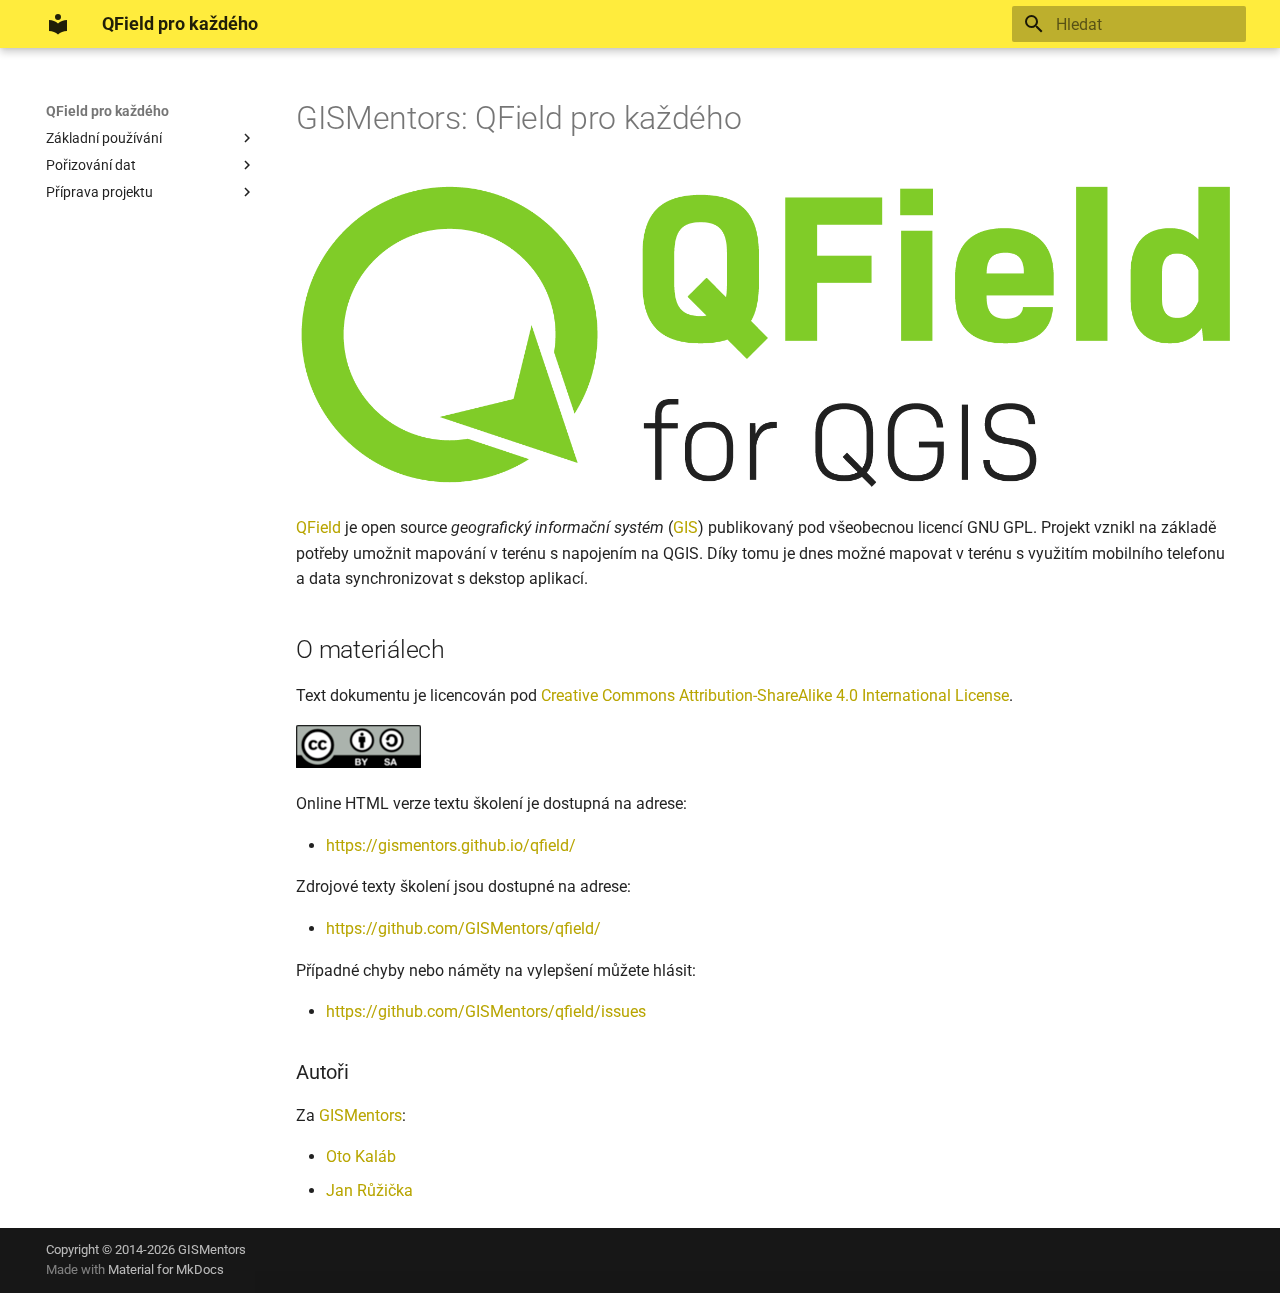
<file: index.html>
<!DOCTYPE html><html lang="cs" class="no-js"><head>
    
      <meta charset="utf-8">
      <meta name="viewport" content="width=device-width,initial-scale=1">
      
      
      
        <link rel="canonical" href="https://gismentors.github.io/qfield/index.html">
      
      
      
      
        
      
      
      <link rel="icon" href="assets/images/favicon.png">
      <meta name="generator" content="mkdocs-1.6.1, mkdocs-material-9.7.2">
    
    
      
        <title>QField pro každého</title>
      
    
    
      <link rel="stylesheet" href="assets/stylesheets/main.484c7ddc.min.css">
      
        
        <link rel="stylesheet" href="assets/stylesheets/palette.ab4e12ef.min.css">
      
      


    
    
      
    
    
      
        
        
        <link rel="preconnect" href="https://fonts.gstatic.com" crossorigin>
        <link rel="stylesheet" href="https://fonts.googleapis.com/css?family=Roboto:300,300i,400,400i,700,700i%7CRoboto+Mono:400,400i,700,700i&amp;display=fallback">
        <style>:root{--md-text-font:"Roboto";--md-code-font:"Roboto Mono"}</style>
      
    
    
      <link rel="stylesheet" href="stylesheets/extra.css">
    
    <script>__md_scope=new URL(".",location),__md_hash=e=>[...e].reduce(((e,_)=>(e<<5)-e+_.charCodeAt(0)),0),__md_get=(e,_=localStorage,t=__md_scope)=>JSON.parse(_.getItem(t.pathname+"."+e)),__md_set=(e,_,t=localStorage,a=__md_scope)=>{try{t.setItem(a.pathname+"."+e,JSON.stringify(_))}catch(e){}}</script>
    
      

    
    
  <link href="assets/stylesheets/glightbox.min.css" rel="stylesheet"><script src="assets/javascripts/glightbox.min.js"></script><style id="glightbox-style">
            html.glightbox-open { overflow: initial; height: 100%; }
            .gslide-title { margin-top: 0px; user-select: text; }
            .gslide-desc { color: #666; user-select: text; }
            .gslide-image img { background: white; }
            .gscrollbar-fixer { padding-right: 15px; }
            .gdesc-inner { font-size: 0.75rem; }
            body[data-md-color-scheme="slate"] .gdesc-inner { background: var(--md-default-bg-color); }
            body[data-md-color-scheme="slate"] .gslide-title { color: var(--md-default-fg-color); }
            body[data-md-color-scheme="slate"] .gslide-desc { color: var(--md-default-fg-color); }
        </style></head>
  
  
    
    
    
    
    
    <body dir="ltr" data-md-color-scheme="default" data-md-color-primary="yellow" data-md-color-accent="indigo">
  
    
    <input class="md-toggle" data-md-toggle="drawer" type="checkbox" id="__drawer" autocomplete="off">
    <input class="md-toggle" data-md-toggle="search" type="checkbox" id="__search" autocomplete="off">
    <label class="md-overlay" for="__drawer"></label>
    <div data-md-component="skip">
      
        
        <a href="#gismentors-qfield-pro-kazdeho" class="md-skip">
          Přeskočit obsah
        </a>
      
    </div>
    <div data-md-component="announce">
      
    </div>
    
    
      

  

<header class="md-header md-header--shadow" data-md-component="header">
  <nav class="md-header__inner md-grid" aria-label="Záhlaví">
    <a href="." title="QField pro každého" class="md-header__button md-logo" aria-label="QField pro každého" data-md-component="logo">
      
  
  <svg xmlns="http://www.w3.org/2000/svg" viewBox="0 0 24 24"><path d="M12 8a3 3 0 0 0 3-3 3 3 0 0 0-3-3 3 3 0 0 0-3 3 3 3 0 0 0 3 3m0 3.54C9.64 9.35 6.5 8 3 8v11c3.5 0 6.64 1.35 9 3.54 2.36-2.19 5.5-3.54 9-3.54V8c-3.5 0-6.64 1.35-9 3.54"></path></svg>

    </a>
    <label class="md-header__button md-icon" for="__drawer">
      
      <svg xmlns="http://www.w3.org/2000/svg" viewBox="0 0 24 24"><path d="M3 6h18v2H3zm0 5h18v2H3zm0 5h18v2H3z"></path></svg>
    </label>
    <div class="md-header__title" data-md-component="header-title">
      <div class="md-header__ellipsis">
        <div class="md-header__topic">
          <span class="md-ellipsis">
            QField pro každého
          </span>
        </div>
        <div class="md-header__topic" data-md-component="header-topic">
          <span class="md-ellipsis">
            
              GISMentors: QField pro každého
            
          </span>
        </div>
      </div>
    </div>
    
      
    
    
    
    
      
      
        <label class="md-header__button md-icon" for="__search">
          
          <svg xmlns="http://www.w3.org/2000/svg" viewBox="0 0 24 24"><path d="M9.5 3A6.5 6.5 0 0 1 16 9.5c0 1.61-.59 3.09-1.56 4.23l.27.27h.79l5 5-1.5 1.5-5-5v-.79l-.27-.27A6.52 6.52 0 0 1 9.5 16 6.5 6.5 0 0 1 3 9.5 6.5 6.5 0 0 1 9.5 3m0 2C7 5 5 7 5 9.5S7 14 9.5 14 14 12 14 9.5 12 5 9.5 5"></path></svg>
        </label>
        <div class="md-search" data-md-component="search" role="dialog">
  <label class="md-search__overlay" for="__search"></label>
  <div class="md-search__inner" role="search">
    <form class="md-search__form" name="search">
      <input type="text" class="md-search__input" name="query" aria-label="Hledat" placeholder="Hledat" autocapitalize="off" autocorrect="off" autocomplete="off" spellcheck="false" data-md-component="search-query" required>
      <label class="md-search__icon md-icon" for="__search">
        
        <svg xmlns="http://www.w3.org/2000/svg" viewBox="0 0 24 24"><path d="M9.5 3A6.5 6.5 0 0 1 16 9.5c0 1.61-.59 3.09-1.56 4.23l.27.27h.79l5 5-1.5 1.5-5-5v-.79l-.27-.27A6.52 6.52 0 0 1 9.5 16 6.5 6.5 0 0 1 3 9.5 6.5 6.5 0 0 1 9.5 3m0 2C7 5 5 7 5 9.5S7 14 9.5 14 14 12 14 9.5 12 5 9.5 5"></path></svg>
        
        <svg xmlns="http://www.w3.org/2000/svg" viewBox="0 0 24 24"><path d="M20 11v2H8l5.5 5.5-1.42 1.42L4.16 12l7.92-7.92L13.5 5.5 8 11z"></path></svg>
      </label>
      <nav class="md-search__options" aria-label="Vyhledávání">
        
        <button type="reset" class="md-search__icon md-icon" title="Vyčistit" aria-label="Vyčistit" tabindex="-1">
          
          <svg xmlns="http://www.w3.org/2000/svg" viewBox="0 0 24 24"><path d="M19 6.41 17.59 5 12 10.59 6.41 5 5 6.41 10.59 12 5 17.59 6.41 19 12 13.41 17.59 19 19 17.59 13.41 12z"></path></svg>
        </button>
      </nav>
      
    </form>
    <div class="md-search__output">
      <div class="md-search__scrollwrap" tabindex="0" data-md-scrollfix>
        <div class="md-search-result" data-md-component="search-result">
          <div class="md-search-result__meta">
            Inicializace vyhledávání
          </div>
          <ol class="md-search-result__list" role="presentation"></ol>
        </div>
      </div>
    </div>
  </div>
</div>
      
    
    
  </nav>
  
</header>
    
    <div class="md-container" data-md-component="container">
      
      
        
          
        
      
      <main class="md-main" data-md-component="main">
        <div class="md-main__inner md-grid">
          
            
              
              <div class="md-sidebar md-sidebar--primary" data-md-component="sidebar" data-md-type="navigation">
                <div class="md-sidebar__scrollwrap">
                  <div class="md-sidebar__inner">
                    



  

<nav class="md-nav md-nav--primary md-nav--integrated" aria-label="Navigace" data-md-level="0">
  <label class="md-nav__title" for="__drawer">
    <a href="." title="QField pro každého" class="md-nav__button md-logo" aria-label="QField pro každého" data-md-component="logo">
      
  
  <svg xmlns="http://www.w3.org/2000/svg" viewBox="0 0 24 24"><path d="M12 8a3 3 0 0 0 3-3 3 3 0 0 0-3-3 3 3 0 0 0-3 3 3 3 0 0 0 3 3m0 3.54C9.64 9.35 6.5 8 3 8v11c3.5 0 6.64 1.35 9 3.54 2.36-2.19 5.5-3.54 9-3.54V8c-3.5 0-6.64 1.35-9 3.54"></path></svg>

    </a>
    QField pro každého
  </label>
  
  <ul class="md-nav__list" data-md-scrollfix>
    
      
      
  
  
  
  
    
    
    
    
    
    <li class="md-nav__item md-nav__item--nested">
      
        
        
        <input class="md-nav__toggle md-toggle " type="checkbox" id="__nav_1">
        
          
          <label class="md-nav__link" for="__nav_1" id="__nav_1_label" tabindex="0">
            
  
  
  <span class="md-ellipsis">
    
  
    Základní používání
  

    
  </span>
  
  

            <span class="md-nav__icon md-icon"></span>
          </label>
        
        <nav class="md-nav" data-md-level="1" aria-labelledby="__nav_1_label" aria-expanded="false">
          <label class="md-nav__title" for="__nav_1">
            <span class="md-nav__icon md-icon"></span>
            
  
    Základní používání
  

          </label>
          <ul class="md-nav__list" data-md-scrollfix>
            
              
                
  
  
  
  
    <li class="md-nav__item">
      <a href="intro/instalace.html" class="md-nav__link">
        
  
  
  <span class="md-ellipsis">
    
  
    Instalace
  

    
  </span>
  
  

      </a>
    </li>
  

              
            
              
                
  
  
  
  
    <li class="md-nav__item">
      <a href="intro/zakladni_funkce.html" class="md-nav__link">
        
  
  
  <span class="md-ellipsis">
    
  
    Popis rozhraní
  

    
  </span>
  
  

      </a>
    </li>
  

              
            
          </ul>
        </nav>
      
    </li>
  

    
      
      
  
  
  
  
    
    
    
    
    
    <li class="md-nav__item md-nav__item--nested">
      
        
        
        <input class="md-nav__toggle md-toggle " type="checkbox" id="__nav_2">
        
          
          <label class="md-nav__link" for="__nav_2" id="__nav_2_label" tabindex="0">
            
  
  
  <span class="md-ellipsis">
    
  
    Pořizování dat
  

    
  </span>
  
  

            <span class="md-nav__icon md-icon"></span>
          </label>
        
        <nav class="md-nav" data-md-level="1" aria-labelledby="__nav_2_label" aria-expanded="false">
          <label class="md-nav__title" for="__nav_2">
            <span class="md-nav__icon md-icon"></span>
            
  
    Pořizování dat
  

          </label>
          <ul class="md-nav__list" data-md-scrollfix>
            
              
                
  
  
  
  
    <li class="md-nav__item">
      <a href="editace/editace.html" class="md-nav__link">
        
  
  
  <span class="md-ellipsis">
    
  
    Editace
  

    
  </span>
  
  

      </a>
    </li>
  

              
            
              
                
  
  
  
  
    <li class="md-nav__item">
      <a href="editace/synchronizace.html" class="md-nav__link">
        
  
  
  <span class="md-ellipsis">
    
  
    Synchronizace
  

    
  </span>
  
  

      </a>
    </li>
  

              
            
          </ul>
        </nav>
      
    </li>
  

    
      
      
  
  
  
  
    
    
    
    
    
    <li class="md-nav__item md-nav__item--nested">
      
        
        
        <input class="md-nav__toggle md-toggle " type="checkbox" id="__nav_3">
        
          
          <label class="md-nav__link" for="__nav_3" id="__nav_3_label" tabindex="0">
            
  
  
  <span class="md-ellipsis">
    
  
    Příprava projektu
  

    
  </span>
  
  

            <span class="md-nav__icon md-icon"></span>
          </label>
        
        <nav class="md-nav" data-md-level="1" aria-labelledby="__nav_3_label" aria-expanded="false">
          <label class="md-nav__title" for="__nav_3">
            <span class="md-nav__icon md-icon"></span>
            
  
    Příprava projektu
  

          </label>
          <ul class="md-nav__list" data-md-scrollfix>
            
              
                
  
  
  
  
    <li class="md-nav__item">
      <a href="projekt/formulare.html" class="md-nav__link">
        
  
  
  <span class="md-ellipsis">
    
  
    Formuláře
  

    
  </span>
  
  

      </a>
    </li>
  

              
            
          </ul>
        </nav>
      
    </li>
  

    
  </ul>
</nav>
                  </div>
                </div>
              </div>
            
            
          
          
            <div class="md-content" data-md-component="content">
              
              <article class="md-content__inner md-typeset">
                
                  



<h1 id="gismentors-qfield-pro-kazdeho">GISMentors: QField pro každého</h1>
<p><a class="glightbox" data-type="image" data-width="auto" data-height="auto" href="images/qfield_for_qgis_logo.png" data-desc-position="bottom"><img align="left" alt="" src="images/qfield_for_qgis_logo.png"></a></p>
<p><a href="https://qfield.org/">QField</a> je open source <em>geografický informační
systém</em> (<a href="https://cs.wikipedia.org/wiki/GIS">GIS</a>) publikovaný pod všeobecnou licencí GNU GPL.
Projekt vznikl na základě potřeby umožnit mapování v terénu
s napojením na QGIS. Díky tomu je dnes možné mapovat v terénu s
využitím mobilního telefonu a data synchronizovat s dekstop aplikací. </p>
<h2 id="o-materialech">O materiálech</h2>
<p>Text dokumentu je licencován pod <a href="http://creativecommons.org/licenses/by-sa/4.0/">Creative Commons
Attribution-ShareAlike 4.0 International
License</a>.</p>
<p><a class="glightbox" data-type="image" data-width="auto" data-height="auto" href="images/cc-by-sa.png" data-desc-position="bottom"><img alt="" src="images/cc-by-sa.png"></a></p>
<p>Online HTML verze textu školení je dostupná na adrese:</p>
<ul>
<li><a href="https://gismentors.github.io/qfield/">https://gismentors.github.io/qfield/</a></li>
</ul>
<p>Zdrojové texty školení jsou dostupné na adrese:</p>
<ul>
<li><a href="https://github.com/GISMentors/qfield/">https://github.com/GISMentors/qfield/</a></li>
</ul>
<p>Případné chyby nebo náměty na vylepšení můžete hlásit:</p>
<ul>
<li><a href="https://github.com/GISMentors/qfield/issues">https://github.com/GISMentors/qfield/issues</a></li>
</ul>
<h3 id="autori">Autoři</h3>
<p>Za <a href="https://www.gismentors.cz/">GISMentors</a>:</p>
<ul>
<li><a href="https://www.gismentors.cz/mentors/kalab/">Oto Kaláb</a></li>
<li><a href="https://www.gismentors.cz/mentors/ruzicka/">Jan Růžička</a></li>
</ul>












                
              </article>
            </div>
          
          
<script>var target=document.getElementById(location.hash.slice(1));target&&target.name&&(target.checked=target.name.startsWith("__tabbed_"))</script>
        </div>
        
      </main>
      
        <footer class="md-footer">
  
    
  
  <div class="md-footer-meta md-typeset">
    <div class="md-footer-meta__inner md-grid">
      <div class="md-copyright">
  
    <div class="md-copyright__highlight">
      Copyright © 2014-2026 GISMentors
    </div>
  
  
    Made with
    <a href="https://squidfunk.github.io/mkdocs-material/" target="_blank" rel="noopener">
      Material for MkDocs
    </a>
  
</div>
      
    </div>
  </div>
</footer>
      
    </div>
    <div class="md-dialog" data-md-component="dialog">
      <div class="md-dialog__inner md-typeset"></div>
    </div>
    
    
    
      
      
      <script id="__config" type="application/json">{"annotate": null, "base": ".", "features": ["content.code.copy", "navigation.footer", "toc.integrate"], "search": "assets/javascripts/workers/search.2c215733.min.js", "tags": null, "translations": {"clipboard.copied": "Zkop\u00edrov\u00e1no do schr\u00e1nky", "clipboard.copy": "Kop\u00edrovat do schr\u00e1nky", "search.result.more.one": "1 dal\u0161\u00ed na t\u00e9to str\u00e1nce", "search.result.more.other": "# v\u00edce na t\u00e9to str\u00e1nce", "search.result.none": "Nenalezeny \u017e\u00e1dn\u00e9 dokumenty", "search.result.one": "Nalezen\u00fd dokument: 1", "search.result.other": "Nalezen\u00e9 dokumenty: #", "search.result.placeholder": "Pi\u0161te co se m\u00e1 vyhledat", "search.result.term.missing": "Chyb\u011bj\u00edc\u00ed", "select.version": "Vyberte verzi"}, "version": null}</script>
    
    
      <script src="assets/javascripts/bundle.79ae519e.min.js"></script>
      
    
  
<script id="init-glightbox">const lightbox = GLightbox({"touchNavigation": true, "loop": false, "zoomable": true, "draggable": true, "openEffect": "zoom", "closeEffect": "zoom", "slideEffect": "slide"});
document$.subscribe(()=>{ lightbox.reload(); });
</script></body></html>
</file>
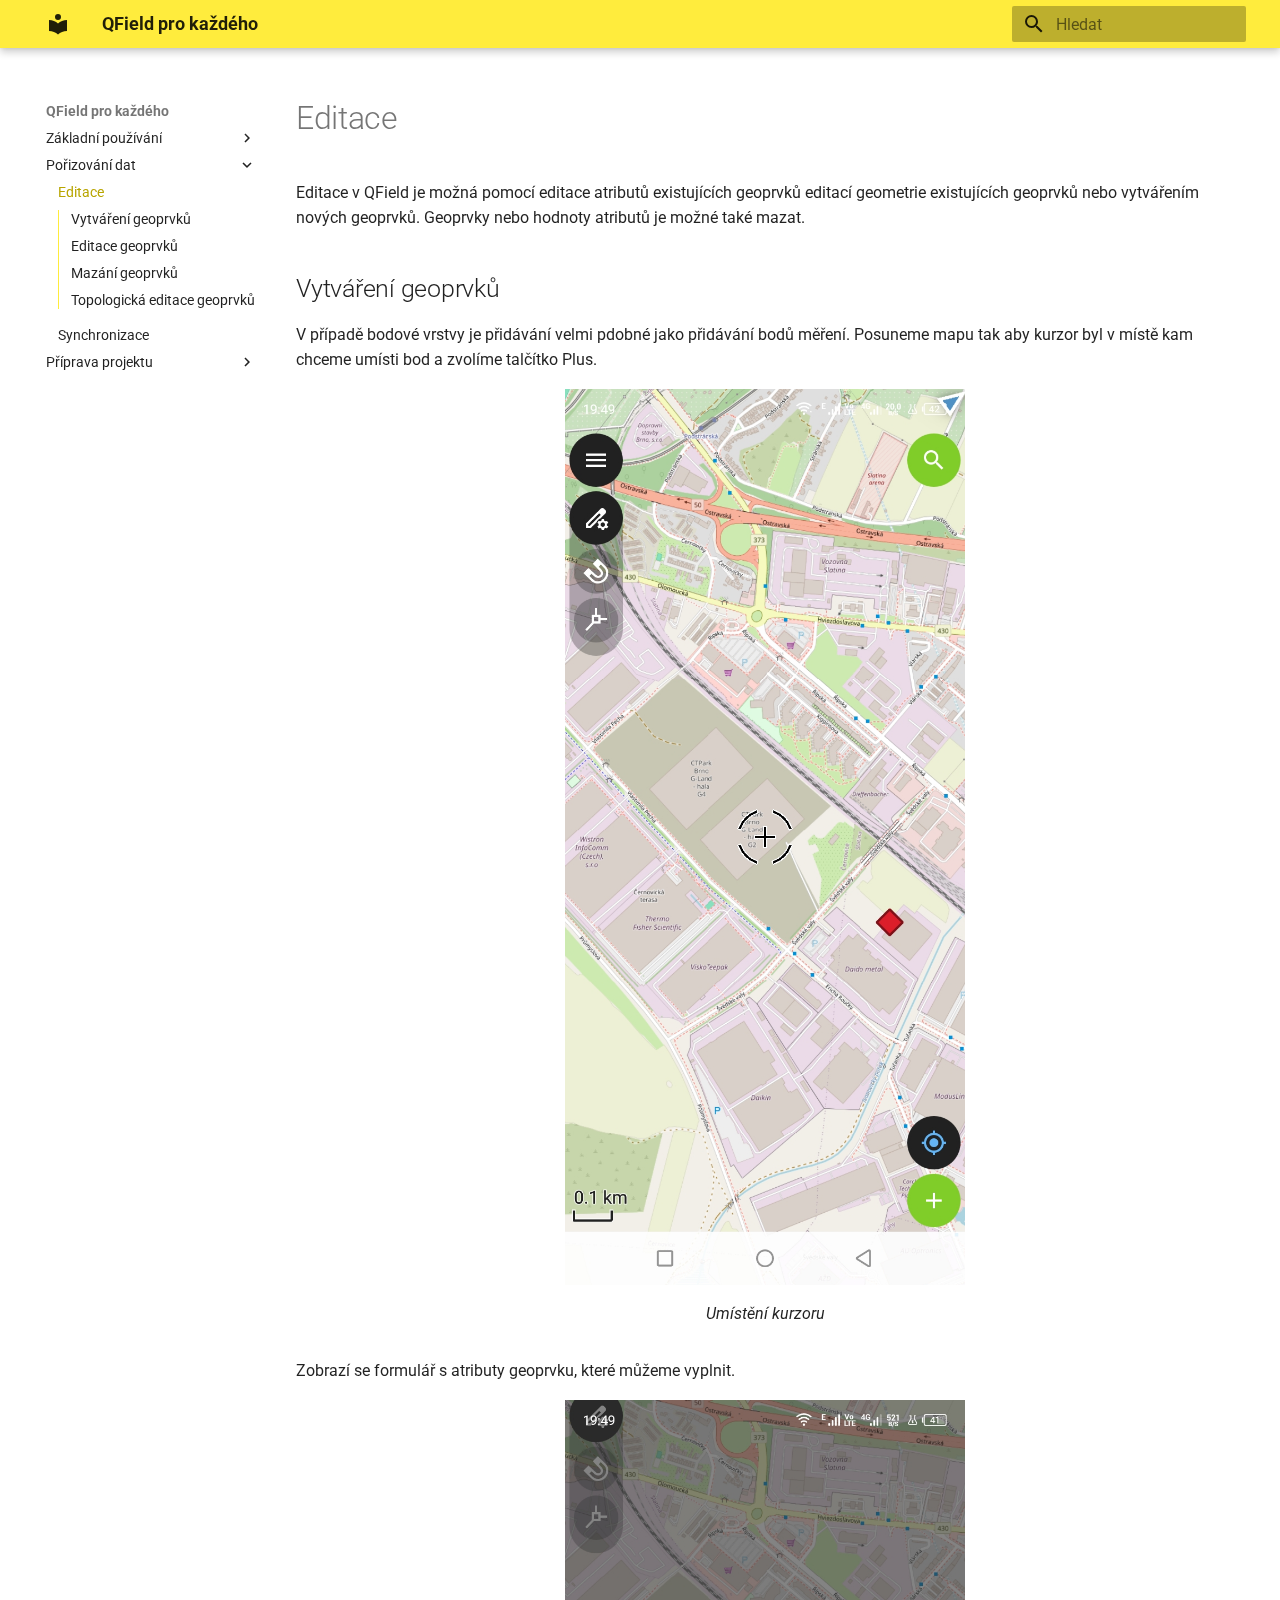
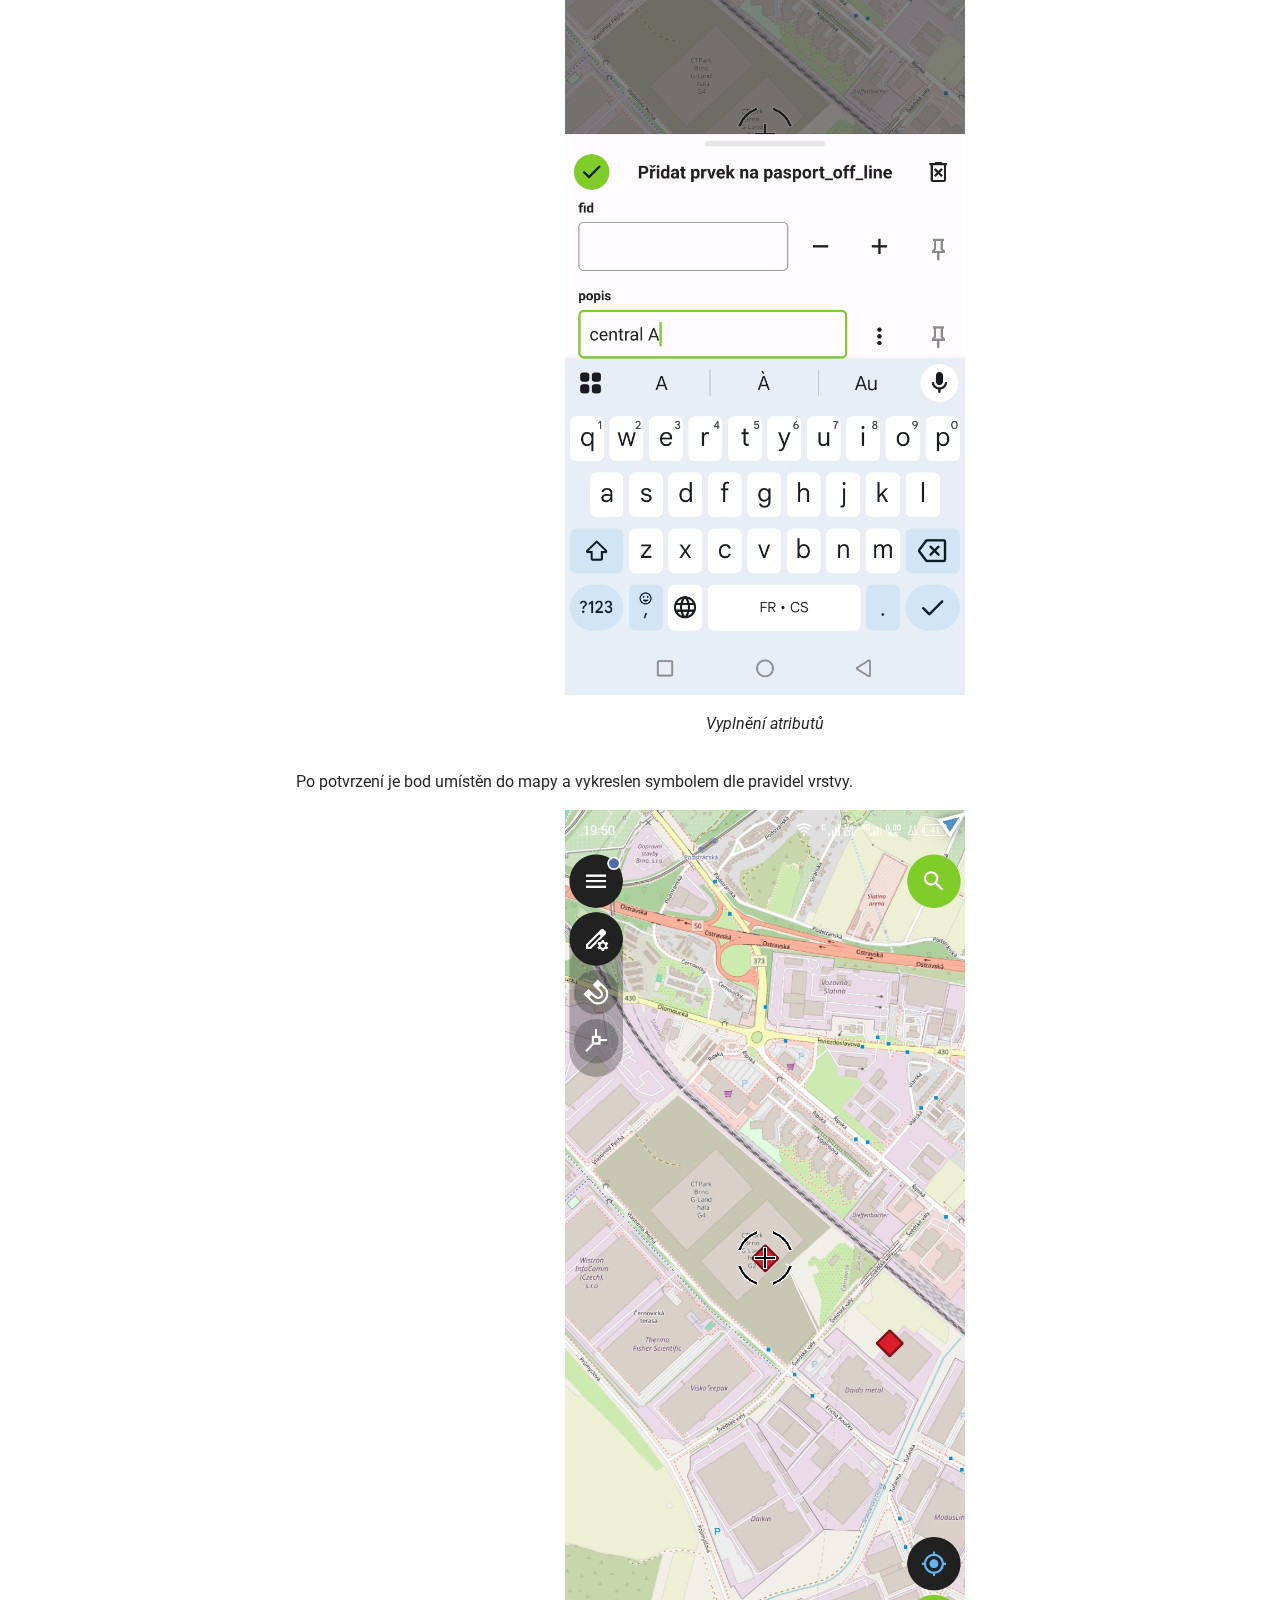
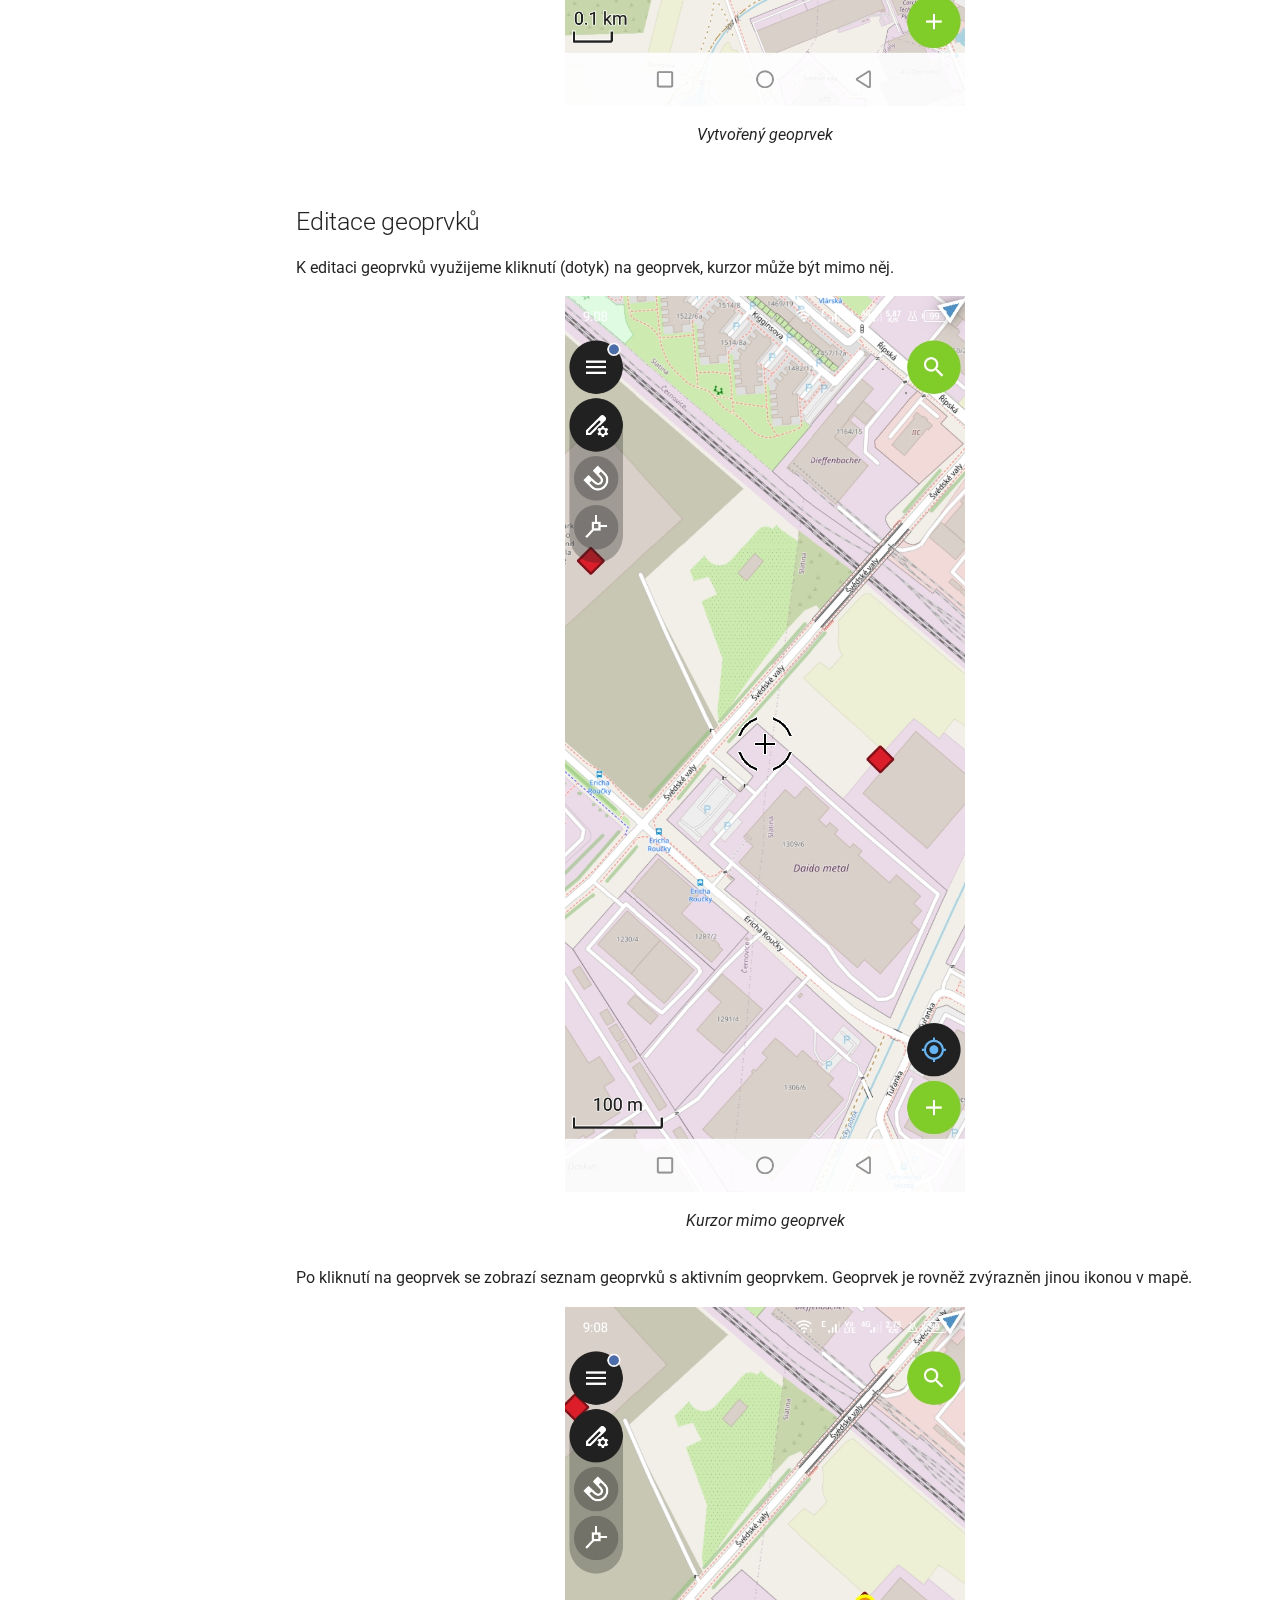
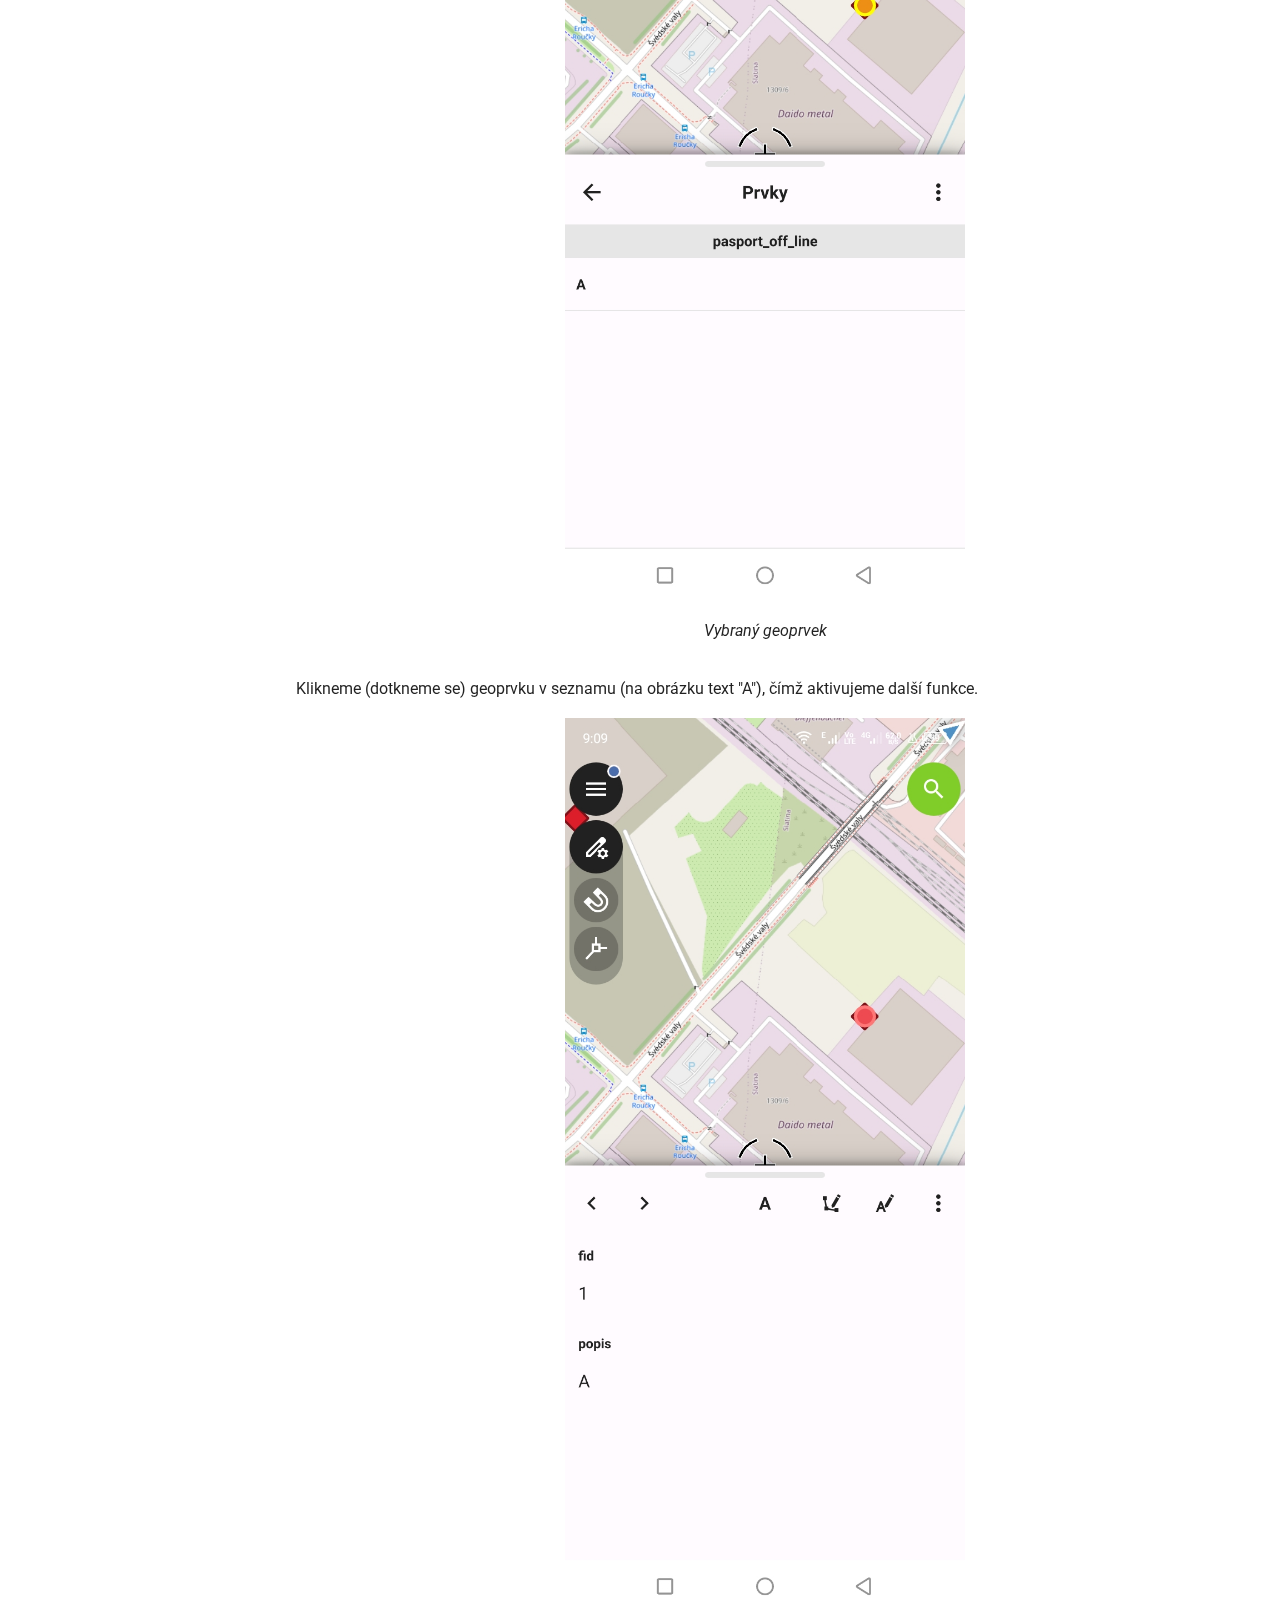
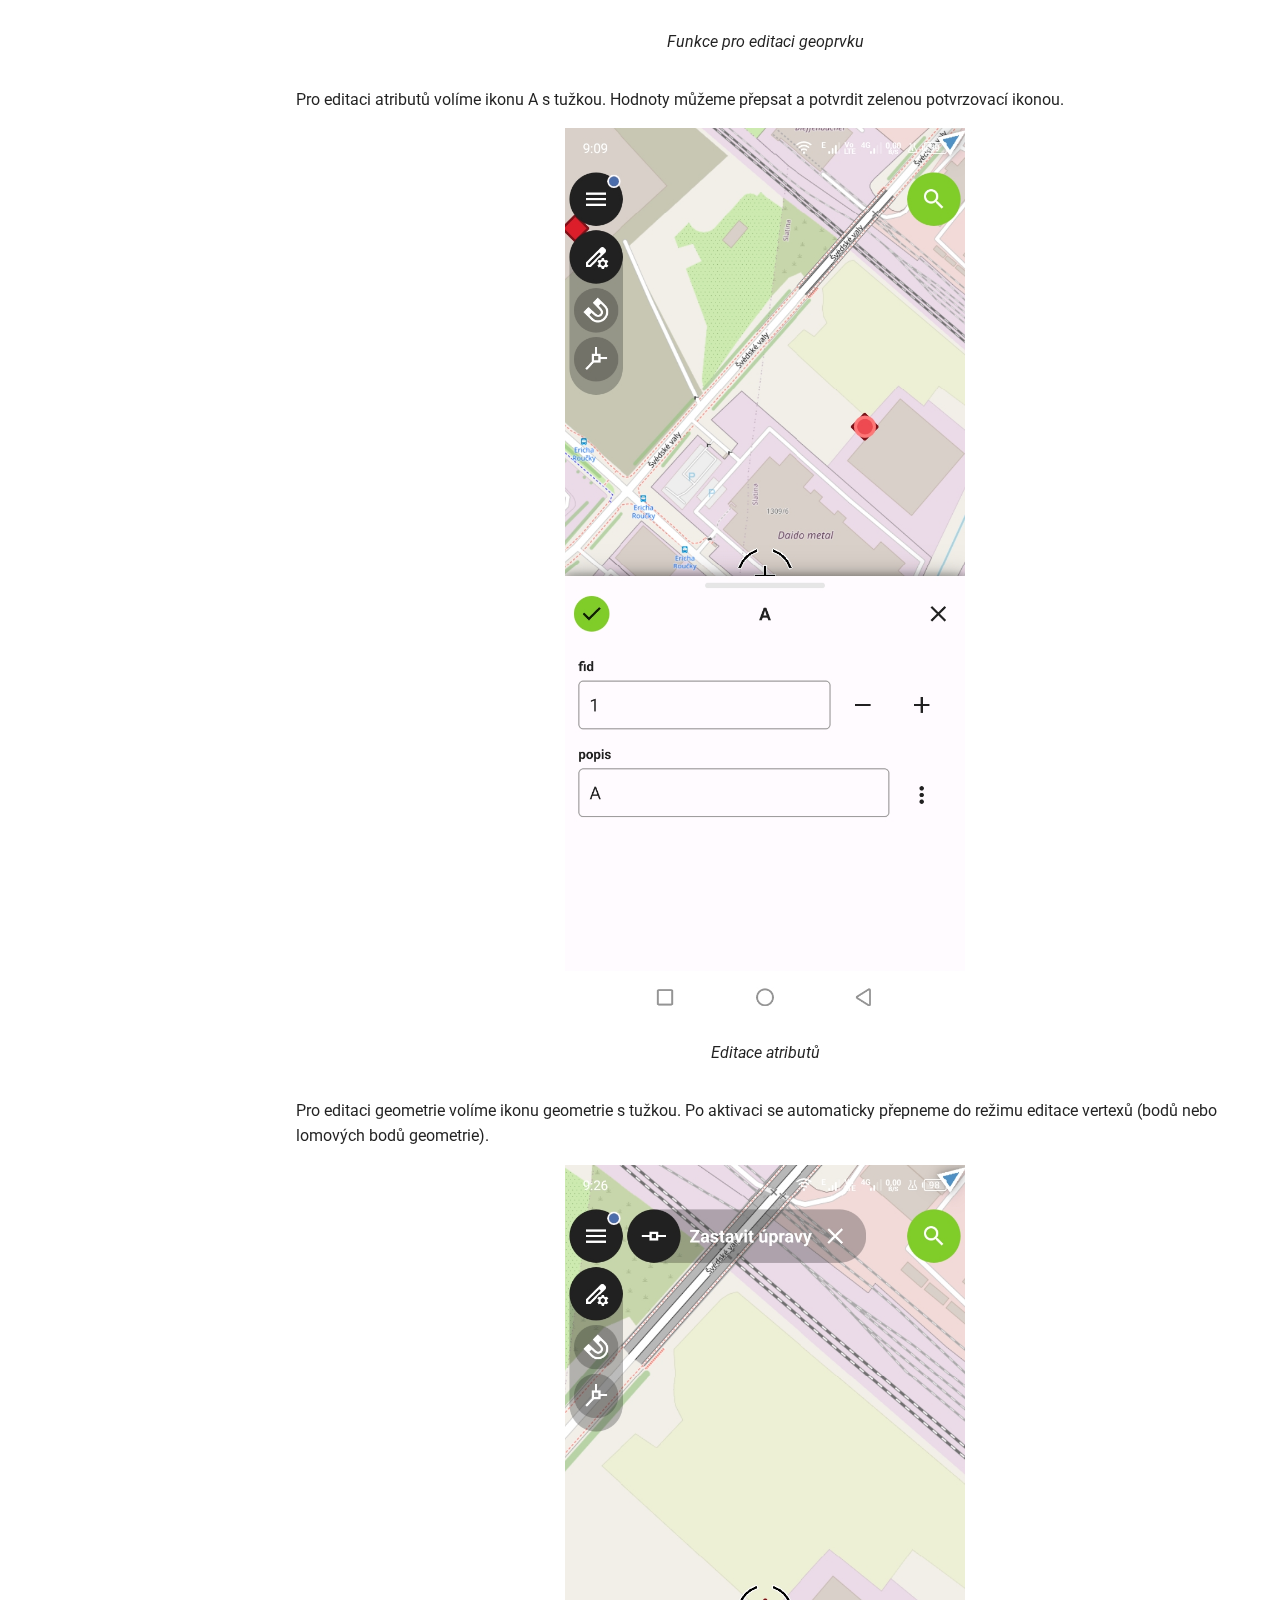
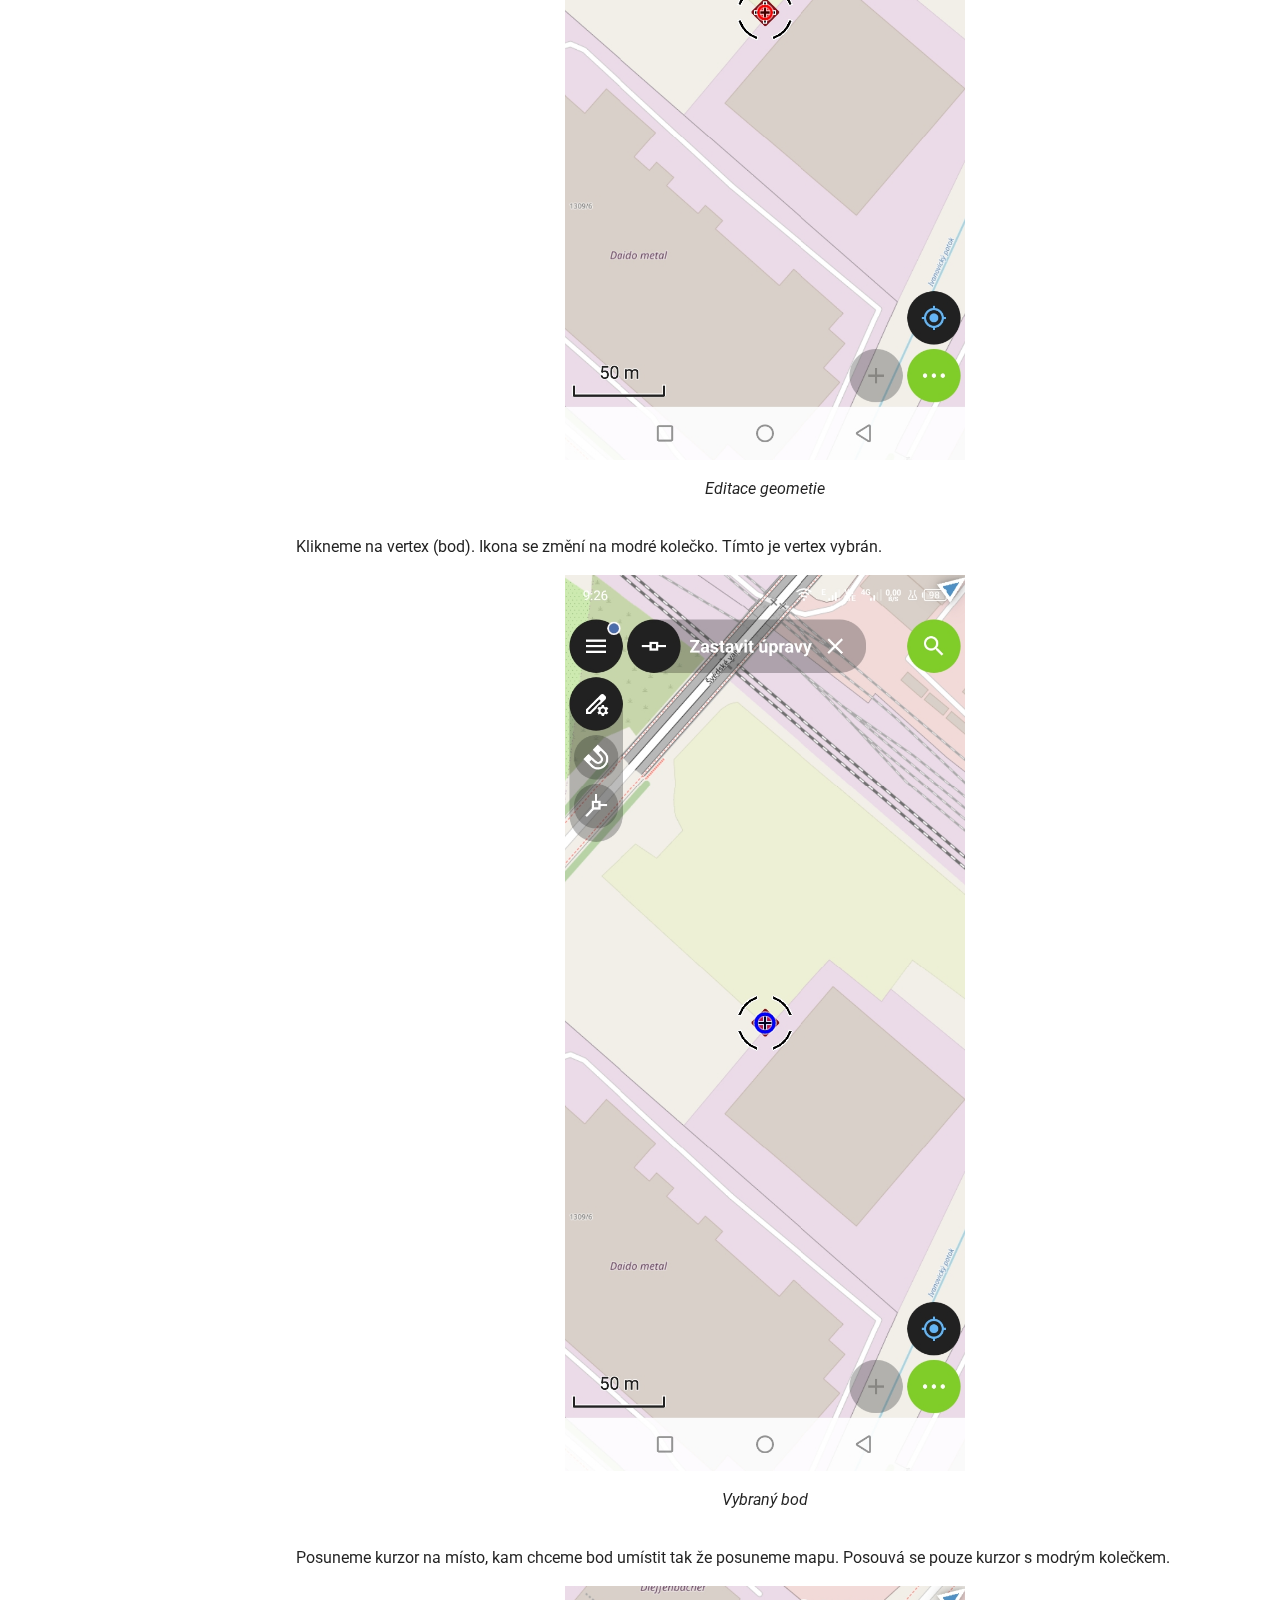
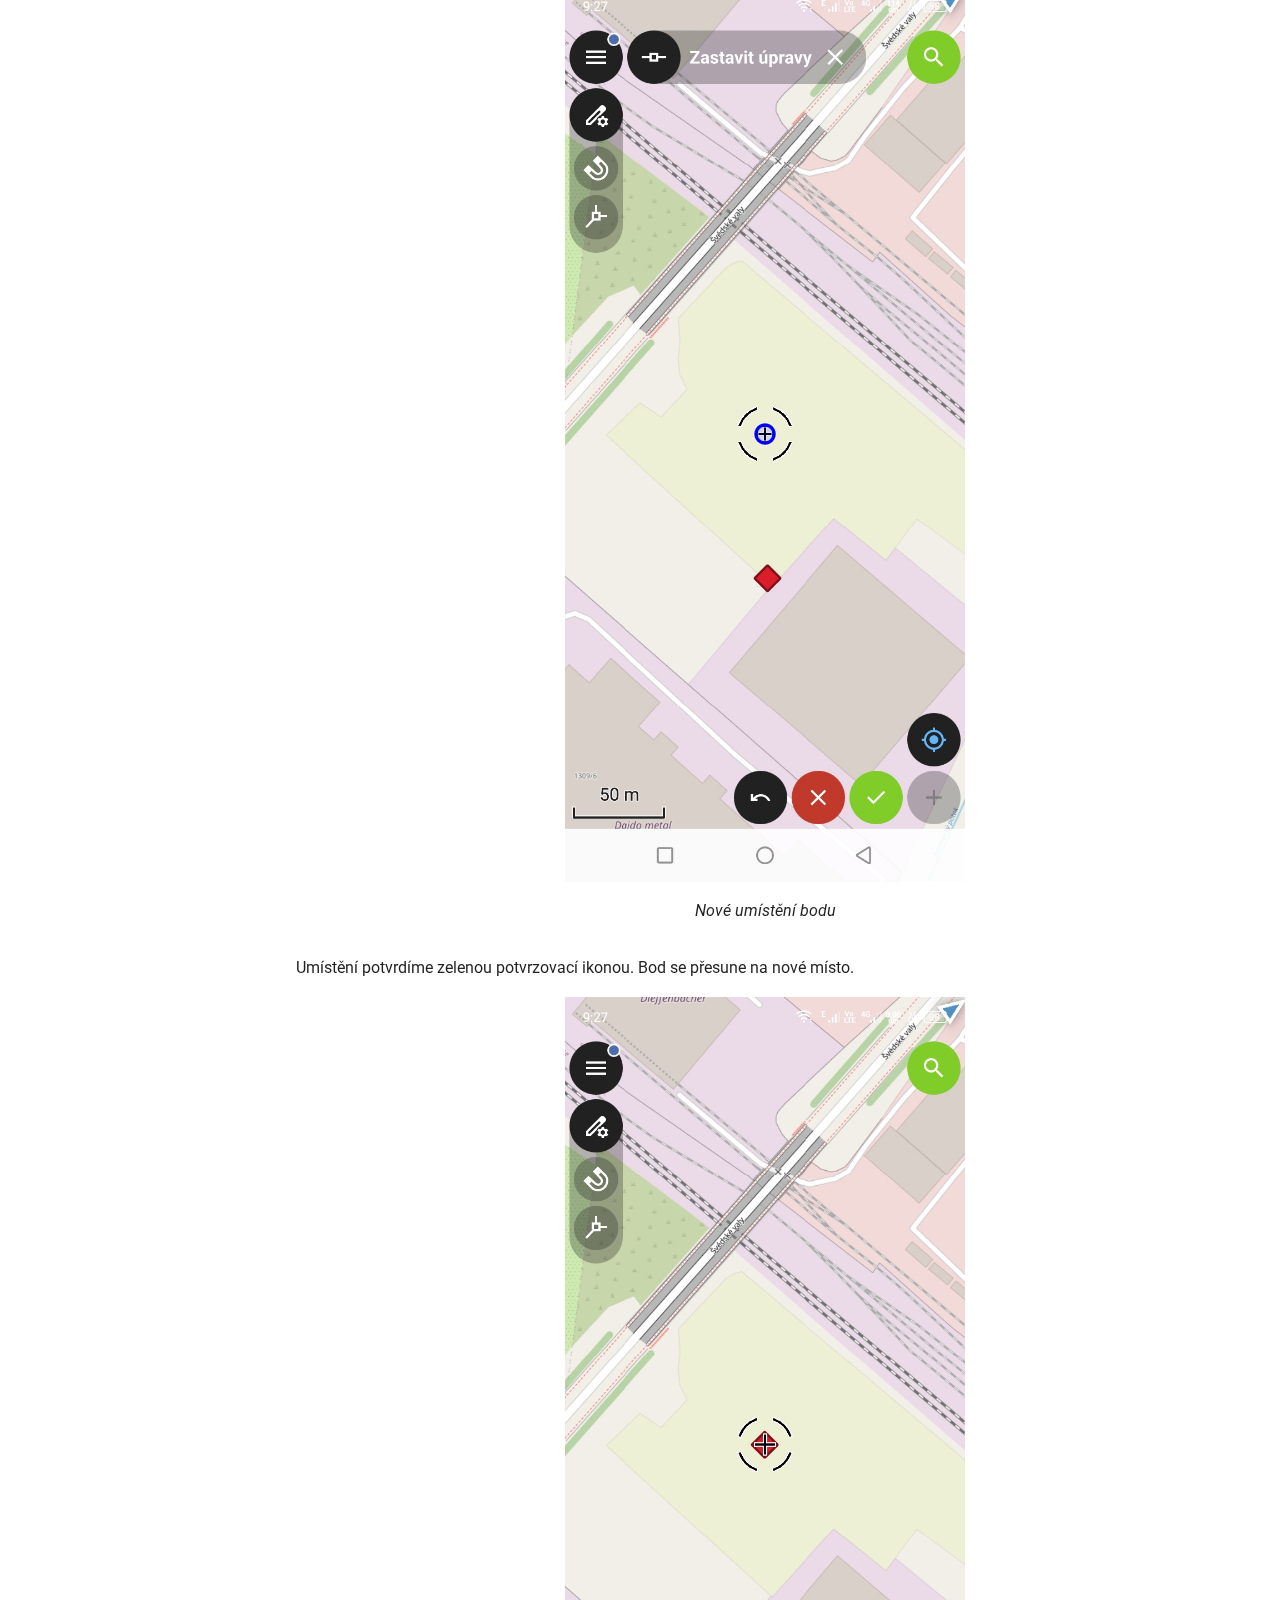
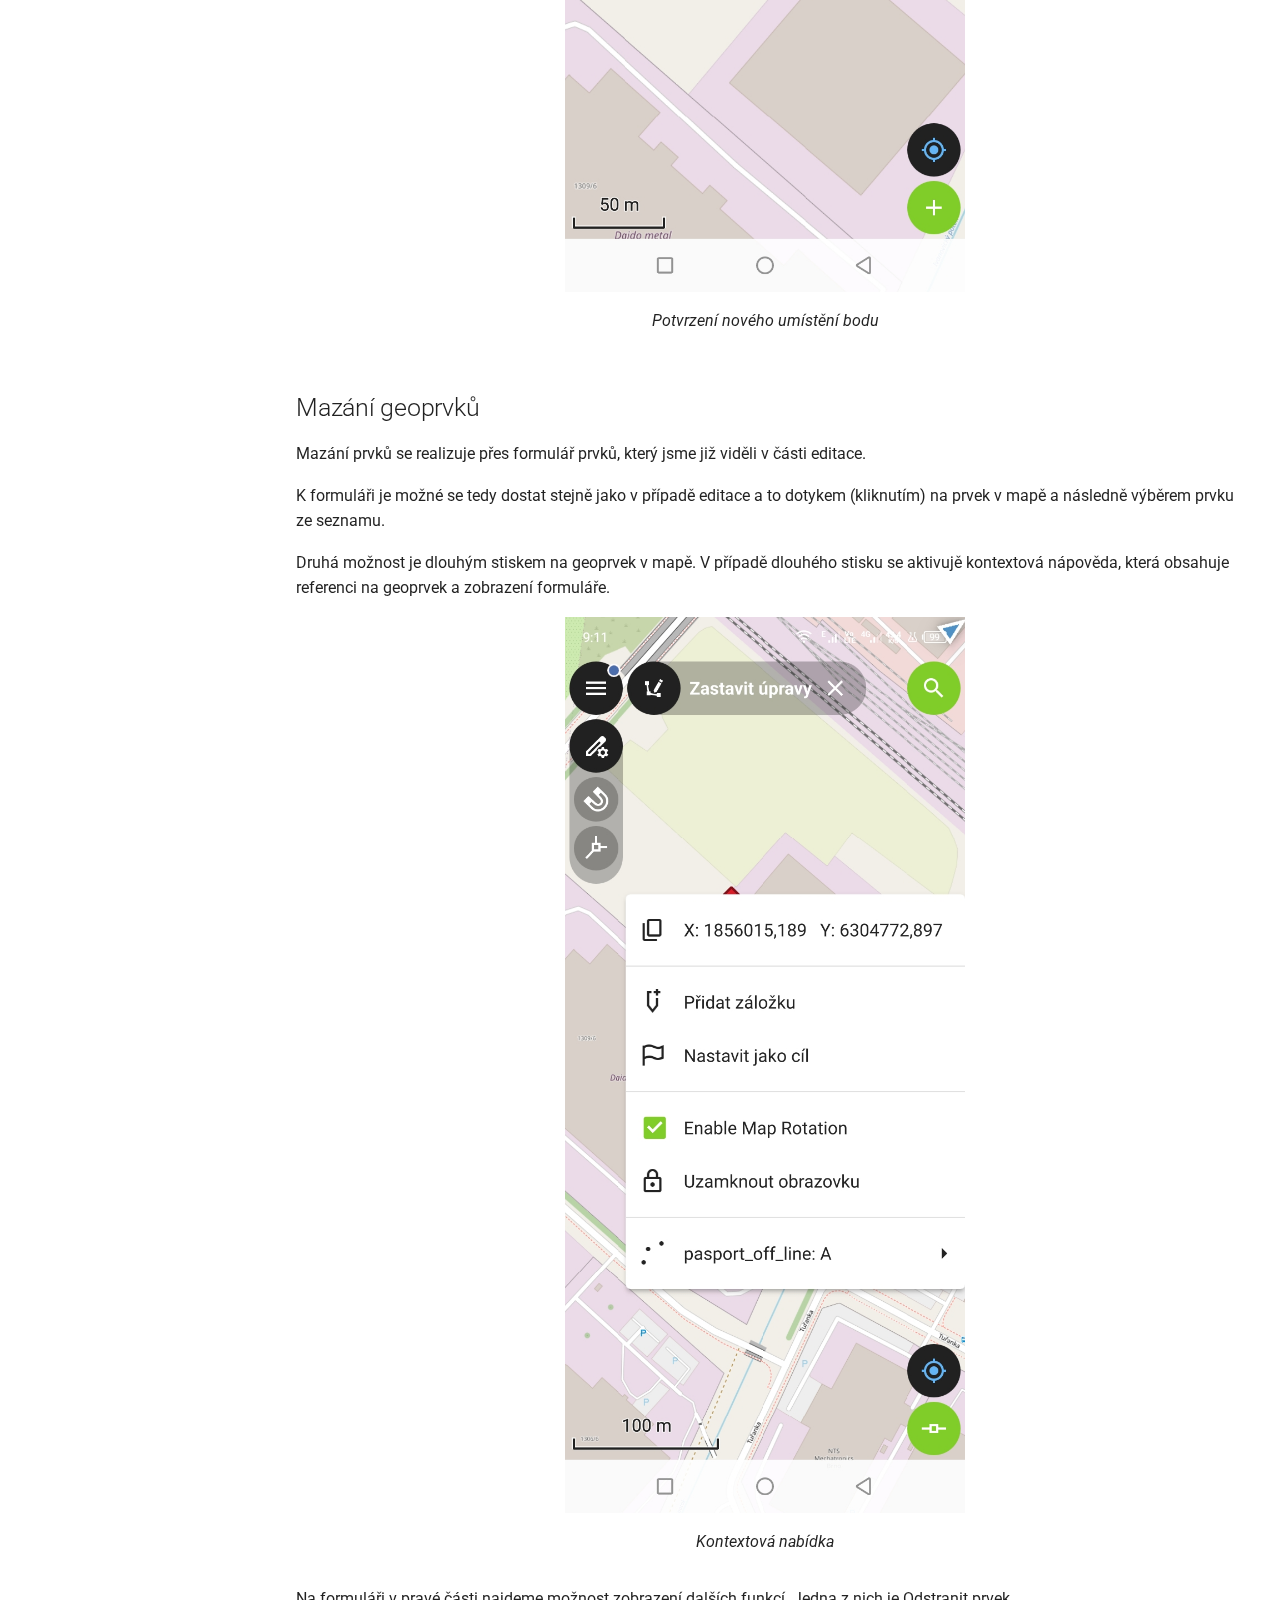
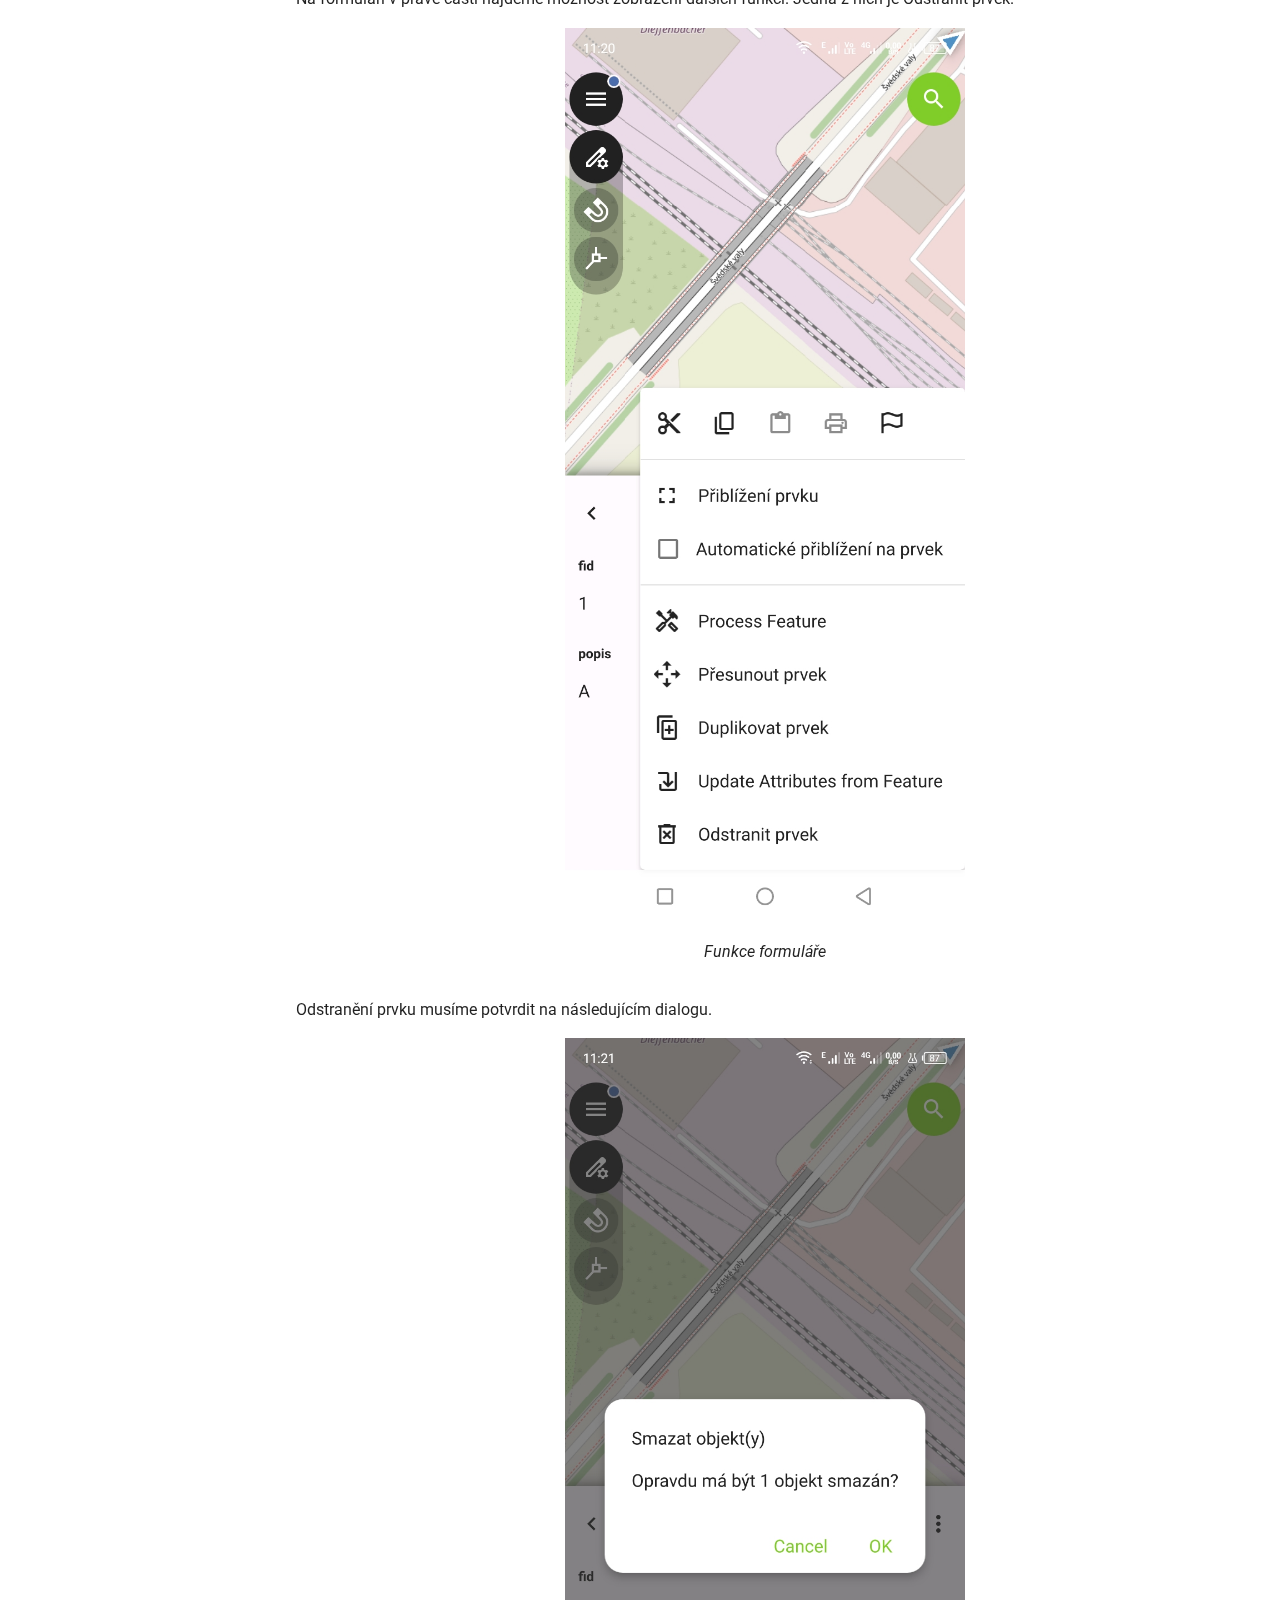
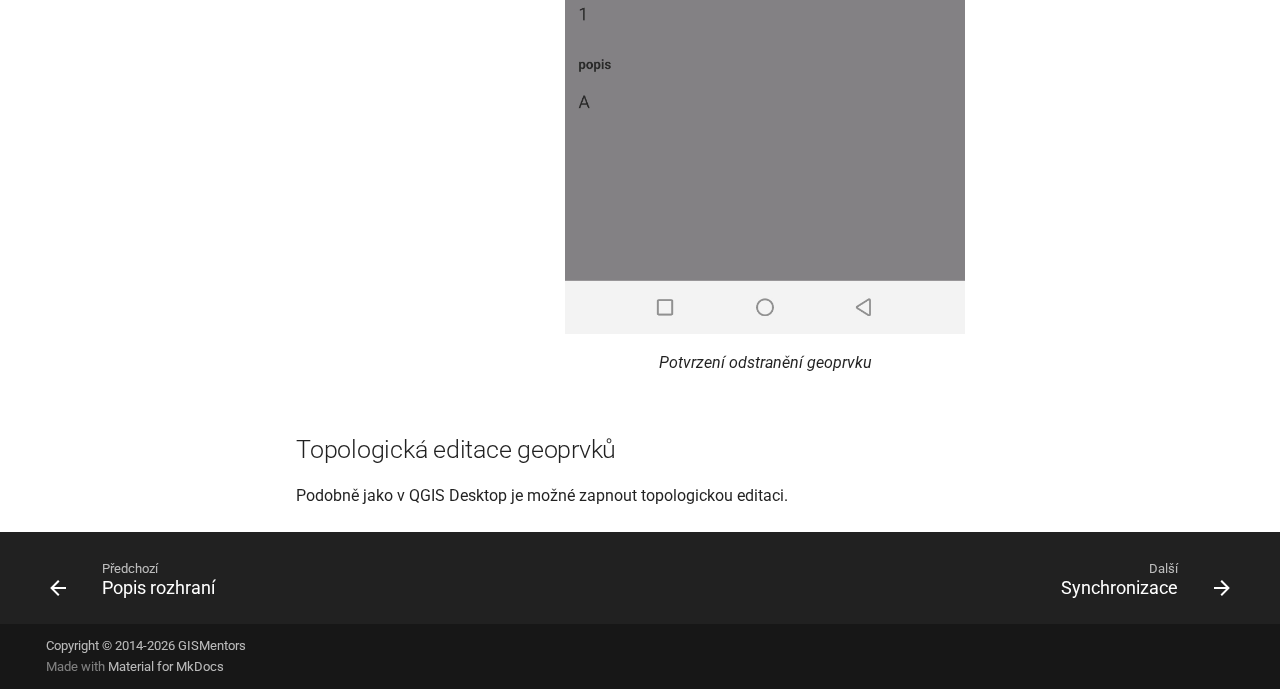
<file: editace/editace.html>
<!DOCTYPE html><html lang="cs" class="no-js"><head>
    
      <meta charset="utf-8">
      <meta name="viewport" content="width=device-width,initial-scale=1">
      
      
      
        <link rel="canonical" href="https://gismentors.github.io/qfield/editace/editace.html">
      
      
        <link rel="prev" href="../intro/zakladni_funkce.html">
      
      
        <link rel="next" href="synchronizace.html">
      
      
        
      
      
      <link rel="icon" href="../assets/images/favicon.png">
      <meta name="generator" content="mkdocs-1.6.1, mkdocs-material-9.7.2">
    
    
      
        <title>Editace - QField pro každého</title>
      
    
    
      <link rel="stylesheet" href="../assets/stylesheets/main.484c7ddc.min.css">
      
        
        <link rel="stylesheet" href="../assets/stylesheets/palette.ab4e12ef.min.css">
      
      


    
    
      
    
    
      
        
        
        <link rel="preconnect" href="https://fonts.gstatic.com" crossorigin>
        <link rel="stylesheet" href="https://fonts.googleapis.com/css?family=Roboto:300,300i,400,400i,700,700i%7CRoboto+Mono:400,400i,700,700i&amp;display=fallback">
        <style>:root{--md-text-font:"Roboto";--md-code-font:"Roboto Mono"}</style>
      
    
    
      <link rel="stylesheet" href="../stylesheets/extra.css">
    
    <script>__md_scope=new URL("..",location),__md_hash=e=>[...e].reduce(((e,_)=>(e<<5)-e+_.charCodeAt(0)),0),__md_get=(e,_=localStorage,t=__md_scope)=>JSON.parse(_.getItem(t.pathname+"."+e)),__md_set=(e,_,t=localStorage,a=__md_scope)=>{try{t.setItem(a.pathname+"."+e,JSON.stringify(_))}catch(e){}}</script>
    
      

    
    
  <link href="../assets/stylesheets/glightbox.min.css" rel="stylesheet"><script src="../assets/javascripts/glightbox.min.js"></script><style id="glightbox-style">
            html.glightbox-open { overflow: initial; height: 100%; }
            .gslide-title { margin-top: 0px; user-select: text; }
            .gslide-desc { color: #666; user-select: text; }
            .gslide-image img { background: white; }
            .gscrollbar-fixer { padding-right: 15px; }
            .gdesc-inner { font-size: 0.75rem; }
            body[data-md-color-scheme="slate"] .gdesc-inner { background: var(--md-default-bg-color); }
            body[data-md-color-scheme="slate"] .gslide-title { color: var(--md-default-fg-color); }
            body[data-md-color-scheme="slate"] .gslide-desc { color: var(--md-default-fg-color); }
        </style></head>
  
  
    
    
    
    
    
    <body dir="ltr" data-md-color-scheme="default" data-md-color-primary="yellow" data-md-color-accent="indigo">
  
    
    <input class="md-toggle" data-md-toggle="drawer" type="checkbox" id="__drawer" autocomplete="off">
    <input class="md-toggle" data-md-toggle="search" type="checkbox" id="__search" autocomplete="off">
    <label class="md-overlay" for="__drawer"></label>
    <div data-md-component="skip">
      
        
        <a href="#editace" class="md-skip">
          Přeskočit obsah
        </a>
      
    </div>
    <div data-md-component="announce">
      
    </div>
    
    
      

  

<header class="md-header md-header--shadow" data-md-component="header">
  <nav class="md-header__inner md-grid" aria-label="Záhlaví">
    <a href=".." title="QField pro každého" class="md-header__button md-logo" aria-label="QField pro každého" data-md-component="logo">
      
  
  <svg xmlns="http://www.w3.org/2000/svg" viewBox="0 0 24 24"><path d="M12 8a3 3 0 0 0 3-3 3 3 0 0 0-3-3 3 3 0 0 0-3 3 3 3 0 0 0 3 3m0 3.54C9.64 9.35 6.5 8 3 8v11c3.5 0 6.64 1.35 9 3.54 2.36-2.19 5.5-3.54 9-3.54V8c-3.5 0-6.64 1.35-9 3.54"></path></svg>

    </a>
    <label class="md-header__button md-icon" for="__drawer">
      
      <svg xmlns="http://www.w3.org/2000/svg" viewBox="0 0 24 24"><path d="M3 6h18v2H3zm0 5h18v2H3zm0 5h18v2H3z"></path></svg>
    </label>
    <div class="md-header__title" data-md-component="header-title">
      <div class="md-header__ellipsis">
        <div class="md-header__topic">
          <span class="md-ellipsis">
            QField pro každého
          </span>
        </div>
        <div class="md-header__topic" data-md-component="header-topic">
          <span class="md-ellipsis">
            
              Editace
            
          </span>
        </div>
      </div>
    </div>
    
      
    
    
    
    
      
      
        <label class="md-header__button md-icon" for="__search">
          
          <svg xmlns="http://www.w3.org/2000/svg" viewBox="0 0 24 24"><path d="M9.5 3A6.5 6.5 0 0 1 16 9.5c0 1.61-.59 3.09-1.56 4.23l.27.27h.79l5 5-1.5 1.5-5-5v-.79l-.27-.27A6.52 6.52 0 0 1 9.5 16 6.5 6.5 0 0 1 3 9.5 6.5 6.5 0 0 1 9.5 3m0 2C7 5 5 7 5 9.5S7 14 9.5 14 14 12 14 9.5 12 5 9.5 5"></path></svg>
        </label>
        <div class="md-search" data-md-component="search" role="dialog">
  <label class="md-search__overlay" for="__search"></label>
  <div class="md-search__inner" role="search">
    <form class="md-search__form" name="search">
      <input type="text" class="md-search__input" name="query" aria-label="Hledat" placeholder="Hledat" autocapitalize="off" autocorrect="off" autocomplete="off" spellcheck="false" data-md-component="search-query" required>
      <label class="md-search__icon md-icon" for="__search">
        
        <svg xmlns="http://www.w3.org/2000/svg" viewBox="0 0 24 24"><path d="M9.5 3A6.5 6.5 0 0 1 16 9.5c0 1.61-.59 3.09-1.56 4.23l.27.27h.79l5 5-1.5 1.5-5-5v-.79l-.27-.27A6.52 6.52 0 0 1 9.5 16 6.5 6.5 0 0 1 3 9.5 6.5 6.5 0 0 1 9.5 3m0 2C7 5 5 7 5 9.5S7 14 9.5 14 14 12 14 9.5 12 5 9.5 5"></path></svg>
        
        <svg xmlns="http://www.w3.org/2000/svg" viewBox="0 0 24 24"><path d="M20 11v2H8l5.5 5.5-1.42 1.42L4.16 12l7.92-7.92L13.5 5.5 8 11z"></path></svg>
      </label>
      <nav class="md-search__options" aria-label="Vyhledávání">
        
        <button type="reset" class="md-search__icon md-icon" title="Vyčistit" aria-label="Vyčistit" tabindex="-1">
          
          <svg xmlns="http://www.w3.org/2000/svg" viewBox="0 0 24 24"><path d="M19 6.41 17.59 5 12 10.59 6.41 5 5 6.41 10.59 12 5 17.59 6.41 19 12 13.41 17.59 19 19 17.59 13.41 12z"></path></svg>
        </button>
      </nav>
      
    </form>
    <div class="md-search__output">
      <div class="md-search__scrollwrap" tabindex="0" data-md-scrollfix>
        <div class="md-search-result" data-md-component="search-result">
          <div class="md-search-result__meta">
            Inicializace vyhledávání
          </div>
          <ol class="md-search-result__list" role="presentation"></ol>
        </div>
      </div>
    </div>
  </div>
</div>
      
    
    
  </nav>
  
</header>
    
    <div class="md-container" data-md-component="container">
      
      
        
          
        
      
      <main class="md-main" data-md-component="main">
        <div class="md-main__inner md-grid">
          
            
              
              <div class="md-sidebar md-sidebar--primary" data-md-component="sidebar" data-md-type="navigation">
                <div class="md-sidebar__scrollwrap">
                  <div class="md-sidebar__inner">
                    



  

<nav class="md-nav md-nav--primary md-nav--integrated" aria-label="Navigace" data-md-level="0">
  <label class="md-nav__title" for="__drawer">
    <a href=".." title="QField pro každého" class="md-nav__button md-logo" aria-label="QField pro každého" data-md-component="logo">
      
  
  <svg xmlns="http://www.w3.org/2000/svg" viewBox="0 0 24 24"><path d="M12 8a3 3 0 0 0 3-3 3 3 0 0 0-3-3 3 3 0 0 0-3 3 3 3 0 0 0 3 3m0 3.54C9.64 9.35 6.5 8 3 8v11c3.5 0 6.64 1.35 9 3.54 2.36-2.19 5.5-3.54 9-3.54V8c-3.5 0-6.64 1.35-9 3.54"></path></svg>

    </a>
    QField pro každého
  </label>
  
  <ul class="md-nav__list" data-md-scrollfix>
    
      
      
  
  
  
  
    
    
    
    
    
    <li class="md-nav__item md-nav__item--nested">
      
        
        
        <input class="md-nav__toggle md-toggle " type="checkbox" id="__nav_1">
        
          
          <label class="md-nav__link" for="__nav_1" id="__nav_1_label" tabindex="0">
            
  
  
  <span class="md-ellipsis">
    
  
    Základní používání
  

    
  </span>
  
  

            <span class="md-nav__icon md-icon"></span>
          </label>
        
        <nav class="md-nav" data-md-level="1" aria-labelledby="__nav_1_label" aria-expanded="false">
          <label class="md-nav__title" for="__nav_1">
            <span class="md-nav__icon md-icon"></span>
            
  
    Základní používání
  

          </label>
          <ul class="md-nav__list" data-md-scrollfix>
            
              
                
  
  
  
  
    <li class="md-nav__item">
      <a href="../intro/instalace.html" class="md-nav__link">
        
  
  
  <span class="md-ellipsis">
    
  
    Instalace
  

    
  </span>
  
  

      </a>
    </li>
  

              
            
              
                
  
  
  
  
    <li class="md-nav__item">
      <a href="../intro/zakladni_funkce.html" class="md-nav__link">
        
  
  
  <span class="md-ellipsis">
    
  
    Popis rozhraní
  

    
  </span>
  
  

      </a>
    </li>
  

              
            
          </ul>
        </nav>
      
    </li>
  

    
      
      
  
  
    
  
  
  
    
    
    
    
    
    <li class="md-nav__item md-nav__item--active md-nav__item--nested">
      
        
        
        <input class="md-nav__toggle md-toggle " type="checkbox" id="__nav_2" checked>
        
          
          <label class="md-nav__link" for="__nav_2" id="__nav_2_label" tabindex="0">
            
  
  
  <span class="md-ellipsis">
    
  
    Pořizování dat
  

    
  </span>
  
  

            <span class="md-nav__icon md-icon"></span>
          </label>
        
        <nav class="md-nav" data-md-level="1" aria-labelledby="__nav_2_label" aria-expanded="true">
          <label class="md-nav__title" for="__nav_2">
            <span class="md-nav__icon md-icon"></span>
            
  
    Pořizování dat
  

          </label>
          <ul class="md-nav__list" data-md-scrollfix>
            
              
                
  
  
    
  
  
  
    <li class="md-nav__item md-nav__item--active">
      
      <input class="md-nav__toggle md-toggle" type="checkbox" id="__toc">
      
      
        
      
      
        <label class="md-nav__link md-nav__link--active" for="__toc">
          
  
  
  <span class="md-ellipsis">
    
  
    Editace
  

    
  </span>
  
  

          <span class="md-nav__icon md-icon"></span>
        </label>
      
      <a href="editace.html" class="md-nav__link md-nav__link--active">
        
  
  
  <span class="md-ellipsis">
    
  
    Editace
  

    
  </span>
  
  

      </a>
      
        

<nav class="md-nav md-nav--secondary" aria-label="Obsah">
  
  
  
    
  
  
    <label class="md-nav__title" for="__toc">
      <span class="md-nav__icon md-icon"></span>
      Obsah
    </label>
    <ul class="md-nav__list" data-md-component="toc" data-md-scrollfix>
      
        <li class="md-nav__item">
  <a href="#vytvareni-geoprvku" class="md-nav__link">
    <span class="md-ellipsis">
      
        Vytváření geoprvků
      
    </span>
  </a>
  
</li>
      
        <li class="md-nav__item">
  <a href="#editace-geoprvku" class="md-nav__link">
    <span class="md-ellipsis">
      
        Editace geoprvků
      
    </span>
  </a>
  
</li>
      
        <li class="md-nav__item">
  <a href="#mazani-geoprvku" class="md-nav__link">
    <span class="md-ellipsis">
      
        Mazání geoprvků
      
    </span>
  </a>
  
</li>
      
        <li class="md-nav__item">
  <a href="#topologicka-editace-geoprvku" class="md-nav__link">
    <span class="md-ellipsis">
      
        Topologická editace geoprvků
      
    </span>
  </a>
  
</li>
      
    </ul>
  
</nav>
      
    </li>
  

              
            
              
                
  
  
  
  
    <li class="md-nav__item">
      <a href="synchronizace.html" class="md-nav__link">
        
  
  
  <span class="md-ellipsis">
    
  
    Synchronizace
  

    
  </span>
  
  

      </a>
    </li>
  

              
            
          </ul>
        </nav>
      
    </li>
  

    
      
      
  
  
  
  
    
    
    
    
    
    <li class="md-nav__item md-nav__item--nested">
      
        
        
        <input class="md-nav__toggle md-toggle " type="checkbox" id="__nav_3">
        
          
          <label class="md-nav__link" for="__nav_3" id="__nav_3_label" tabindex="0">
            
  
  
  <span class="md-ellipsis">
    
  
    Příprava projektu
  

    
  </span>
  
  

            <span class="md-nav__icon md-icon"></span>
          </label>
        
        <nav class="md-nav" data-md-level="1" aria-labelledby="__nav_3_label" aria-expanded="false">
          <label class="md-nav__title" for="__nav_3">
            <span class="md-nav__icon md-icon"></span>
            
  
    Příprava projektu
  

          </label>
          <ul class="md-nav__list" data-md-scrollfix>
            
              
                
  
  
  
  
    <li class="md-nav__item">
      <a href="../projekt/formulare.html" class="md-nav__link">
        
  
  
  <span class="md-ellipsis">
    
  
    Formuláře
  

    
  </span>
  
  

      </a>
    </li>
  

              
            
          </ul>
        </nav>
      
    </li>
  

    
  </ul>
</nav>
                  </div>
                </div>
              </div>
            
            
          
          
            <div class="md-content" data-md-component="content">
              
              <article class="md-content__inner md-typeset">
                
                  



<h1 id="editace">Editace</h1>
<p>Editace v QField je možná pomocí editace atributů existujících geoprvků
editací geometrie existujících geoprvků nebo vytvářením nových geoprvků.
Geoprvky nebo hodnoty atributů je možné také mazat.</p>
<h2 id="vytvareni-geoprvku">Vytváření geoprvků</h2>
<p>V případě bodové vrstvy je přidávání velmi pdobné jako přidávání
bodů měření. Posuneme mapu tak aby kurzor byl v místě kam chceme
umísti bod a zvolíme talčítko Plus.</p>
<figure>
<a class="glightbox" data-type="image" data-width="auto" data-height="auto" href="images/create_point1.jpg" data-desc-position="bottom"><img src="images/create_point1.jpg" alt="Umístění kurzoru" class="img-small"></a>
<figcaption>Umístění kurzoru</figcaption>
</figure>

<p>Zobrazí se formulář s atributy geoprvku, které můžeme vyplnit.</p>
<figure>
<a class="glightbox" data-type="image" data-width="auto" data-height="auto" href="images/create_point2.jpg" data-desc-position="bottom"><img src="images/create_point2.jpg" alt="Vyplnění atributů" class="img-small"></a>
<figcaption>Vyplnění atributů</figcaption>
</figure>

<p>Po potvrzení je bod umístěn do mapy a vykreslen symbolem
dle pravidel vrstvy.</p>
<figure>
<a class="glightbox" data-type="image" data-width="auto" data-height="auto" href="images/create_point3.jpg" data-desc-position="bottom"><img src="images/create_point3.jpg" alt="Vytvořený geoprvek" class="img-small"></a>
<figcaption>Vytvořený geoprvek</figcaption>
</figure>

<h2 id="editace-geoprvku">Editace geoprvků</h2>
<p>K editaci geoprvků využijeme kliknutí (dotyk) na geoprvek, kurzor může být mimo něj.  </p>
<figure>
<a class="glightbox" data-type="image" data-width="auto" data-height="auto" href="images/edit_point1.jpg" data-desc-position="bottom"><img src="images/edit_point1.jpg" alt="Kurzor mimo geoprvek" class="img-small"></a>
<figcaption>Kurzor mimo geoprvek</figcaption>
</figure>

<p>Po kliknutí na geoprvek se zobrazí seznam geoprvků s aktivním geoprvkem. 
Geoprvek je rovněž zvýrazněn jinou ikonou v mapě.</p>
<figure>
<a class="glightbox" data-type="image" data-width="auto" data-height="auto" href="images/edit_point2.jpg" data-desc-position="bottom"><img src="images/edit_point2.jpg" alt="Vybraný geoprvek" class="img-small"></a>
<figcaption>Vybraný geoprvek</figcaption>
</figure>

<p>Klikneme (dotkneme se) geoprvku v seznamu (na obrázku text "A"), 
čímž aktivujeme další funkce.</p>
<figure>
<a class="glightbox" data-type="image" data-width="auto" data-height="auto" href="images/edit_point3.jpg" data-desc-position="bottom"><img src="images/edit_point3.jpg" alt="Funkce pro editaci geoprvku" class="img-small"></a>
<figcaption>Funkce pro editaci geoprvku</figcaption>
</figure>

<p>Pro editaci atributů volíme ikonu A s tužkou.
Hodnoty můžeme přepsat a potvrdit zelenou potvrzovací ikonou.</p>
<figure>
<a class="glightbox" data-type="image" data-width="auto" data-height="auto" href="images/edit_point4.jpg" data-desc-position="bottom"><img src="images/edit_point4.jpg" alt="Editace atributů" class="img-small"></a>
<figcaption>Editace atributů</figcaption>
</figure>

<p>Pro editaci geometrie volíme ikonu geometrie s tužkou.
Po aktivaci se automaticky přepneme do režimu editace vertexů 
(bodů nebo lomových bodů geometrie).</p>
<figure>
<a class="glightbox" data-type="image" data-width="auto" data-height="auto" href="images/edit_point5.jpg" data-desc-position="bottom"><img src="images/edit_point5.jpg" alt="Editace geometie" class="img-small"></a>
<figcaption>Editace geometie</figcaption>
</figure>

<p>Klikneme na vertex (bod). Ikona se změní na modré kolečko. Tímto je vertex vybrán.</p>
<figure>
<a class="glightbox" data-type="image" data-width="auto" data-height="auto" href="images/edit_point6.jpg" data-desc-position="bottom"><img src="images/edit_point6.jpg" alt="Vybraný bod" class="img-small"></a>
<figcaption>Vybraný bod</figcaption>
</figure>

<p>Posuneme kurzor na místo, kam chceme bod umístit tak že posuneme mapu.
Posouvá se pouze kurzor s modrým kolečkem.</p>
<figure>
<a class="glightbox" data-type="image" data-width="auto" data-height="auto" href="images/edit_point7.jpg" data-desc-position="bottom"><img src="images/edit_point7.jpg" alt="Nové umístění bodu" class="img-small"></a>
<figcaption>Nové umístění bodu</figcaption>
</figure>

<p>Umístění potvrdíme zelenou potvrzovací ikonou. Bod se přesune na nové místo.</p>
<figure>
<a class="glightbox" data-type="image" data-width="auto" data-height="auto" href="images/edit_point8.jpg" data-desc-position="bottom"><img src="images/edit_point8.jpg" alt="Potvrzení nového umístění bodu" class="img-small"></a>
<figcaption>Potvrzení nového umístění bodu</figcaption>
</figure>

<h2 id="mazani-geoprvku">Mazání geoprvků</h2>
<p>Mazání prvků se realizuje přes formulář prvků, který jsme již viděli
v části editace.</p>
<p>K formuláři je možné se tedy dostat stejně jako v případě editace a to dotykem (kliknutím)
na prvek v mapě a následně výběrem prvku ze seznamu.</p>
<p>Druhá možnost je dlouhým stiskem na geoprvek v mapě.
V případě dlouhého stisku se aktivujě kontextová nápověda, která obsahuje
referenci na geoprvek a zobrazení formuláře.</p>
<figure>
<a class="glightbox" data-type="image" data-width="auto" data-height="auto" href="images/delete_point1.jpg" data-desc-position="bottom"><img src="images/delete_point1.jpg" alt="Kontextová nabídka" class="img-small"></a>
<figcaption>Kontextová nabídka</figcaption>
</figure>

<p>Na formuláři v pravé části najdeme možnost zobrazení dalších funkcí. Jedna z nich
je Odstranit prvek.</p>
<figure>
<a class="glightbox" data-type="image" data-width="auto" data-height="auto" href="images/delete_point2.jpg" data-desc-position="bottom"><img src="images/delete_point2.jpg" alt="Funkce formuláře" class="img-small"></a>
<figcaption>Funkce formuláře</figcaption>
</figure>

<p>Odstranění prvku musíme potvrdit na následujícím dialogu.</p>
<figure>
<a class="glightbox" data-type="image" data-width="auto" data-height="auto" href="images/delete_point3.jpg" data-desc-position="bottom"><img src="images/delete_point3.jpg" alt="Potvrzení odstranění geoprvku" class="img-small"></a>
<figcaption>Potvrzení odstranění geoprvku</figcaption>
</figure>

<h2 id="topologicka-editace-geoprvku">Topologická editace geoprvků</h2>
<p>Podobně jako v QGIS Desktop je možné zapnout topologickou editaci.</p>












                
              </article>
            </div>
          
          
<script>var target=document.getElementById(location.hash.slice(1));target&&target.name&&(target.checked=target.name.startsWith("__tabbed_"))</script>
        </div>
        
      </main>
      
        <footer class="md-footer">
  
    
      
      <nav class="md-footer__inner md-grid" aria-label="Zápatí">
        
          
          <a href="../intro/zakladni_funkce.html" class="md-footer__link md-footer__link--prev" aria-label="Předchozí: Popis rozhraní">
            <div class="md-footer__button md-icon">
              
              <svg xmlns="http://www.w3.org/2000/svg" viewBox="0 0 24 24"><path d="M20 11v2H8l5.5 5.5-1.42 1.42L4.16 12l7.92-7.92L13.5 5.5 8 11z"></path></svg>
            </div>
            <div class="md-footer__title">
              <span class="md-footer__direction">
                Předchozí
              </span>
              <div class="md-ellipsis">
                Popis rozhraní
              </div>
            </div>
          </a>
        
        
          
          <a href="synchronizace.html" class="md-footer__link md-footer__link--next" aria-label="Další: Synchronizace">
            <div class="md-footer__title">
              <span class="md-footer__direction">
                Další
              </span>
              <div class="md-ellipsis">
                Synchronizace
              </div>
            </div>
            <div class="md-footer__button md-icon">
              
              <svg xmlns="http://www.w3.org/2000/svg" viewBox="0 0 24 24"><path d="M4 11v2h12l-5.5 5.5 1.42 1.42L19.84 12l-7.92-7.92L10.5 5.5 16 11z"></path></svg>
            </div>
          </a>
        
      </nav>
    
  
  <div class="md-footer-meta md-typeset">
    <div class="md-footer-meta__inner md-grid">
      <div class="md-copyright">
  
    <div class="md-copyright__highlight">
      Copyright © 2014-2026 GISMentors
    </div>
  
  
    Made with
    <a href="https://squidfunk.github.io/mkdocs-material/" target="_blank" rel="noopener">
      Material for MkDocs
    </a>
  
</div>
      
    </div>
  </div>
</footer>
      
    </div>
    <div class="md-dialog" data-md-component="dialog">
      <div class="md-dialog__inner md-typeset"></div>
    </div>
    
    
    
      
      
      <script id="__config" type="application/json">{"annotate": null, "base": "..", "features": ["content.code.copy", "navigation.footer", "toc.integrate"], "search": "../assets/javascripts/workers/search.2c215733.min.js", "tags": null, "translations": {"clipboard.copied": "Zkop\u00edrov\u00e1no do schr\u00e1nky", "clipboard.copy": "Kop\u00edrovat do schr\u00e1nky", "search.result.more.one": "1 dal\u0161\u00ed na t\u00e9to str\u00e1nce", "search.result.more.other": "# v\u00edce na t\u00e9to str\u00e1nce", "search.result.none": "Nenalezeny \u017e\u00e1dn\u00e9 dokumenty", "search.result.one": "Nalezen\u00fd dokument: 1", "search.result.other": "Nalezen\u00e9 dokumenty: #", "search.result.placeholder": "Pi\u0161te co se m\u00e1 vyhledat", "search.result.term.missing": "Chyb\u011bj\u00edc\u00ed", "select.version": "Vyberte verzi"}, "version": null}</script>
    
    
      <script src="../assets/javascripts/bundle.79ae519e.min.js"></script>
      
    
  
<script id="init-glightbox">const lightbox = GLightbox({"touchNavigation": true, "loop": false, "zoomable": true, "draggable": true, "openEffect": "zoom", "closeEffect": "zoom", "slideEffect": "slide"});
document$.subscribe(()=>{ lightbox.reload(); });
</script></body></html>
</file>
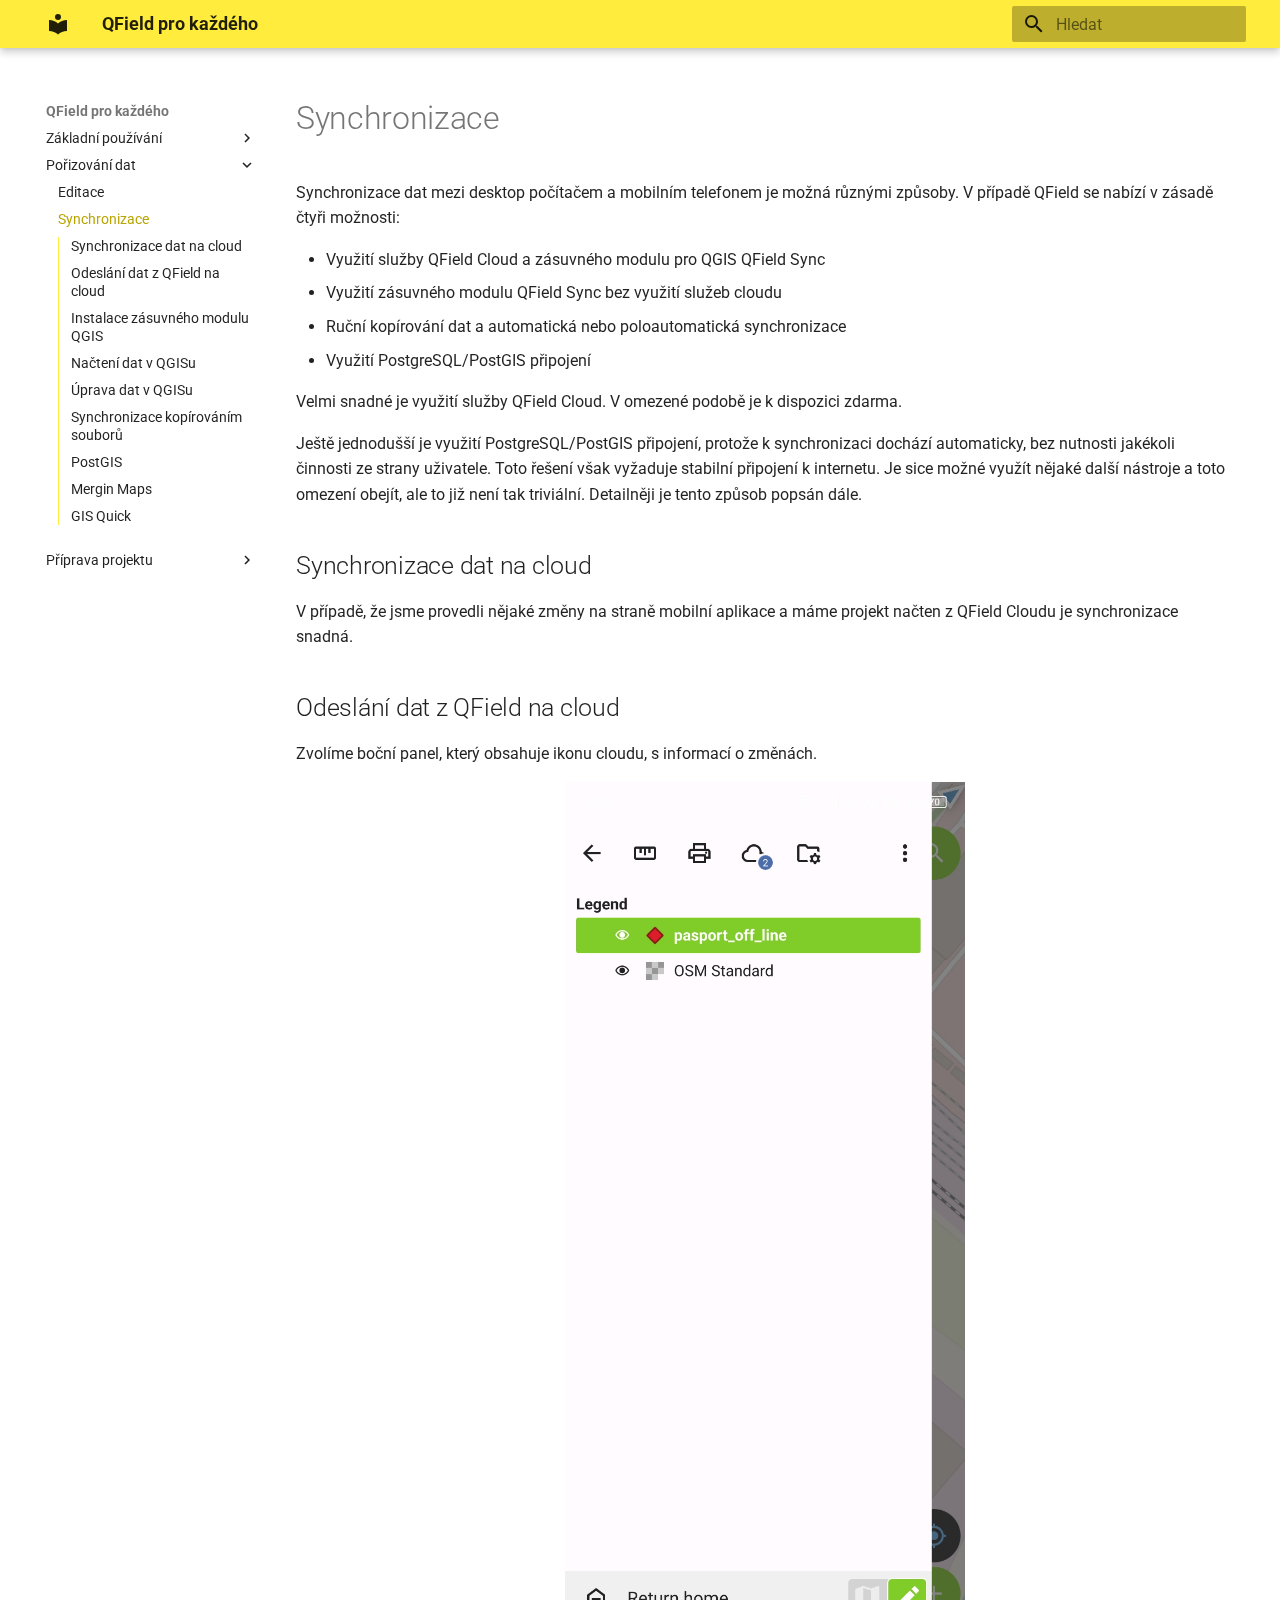
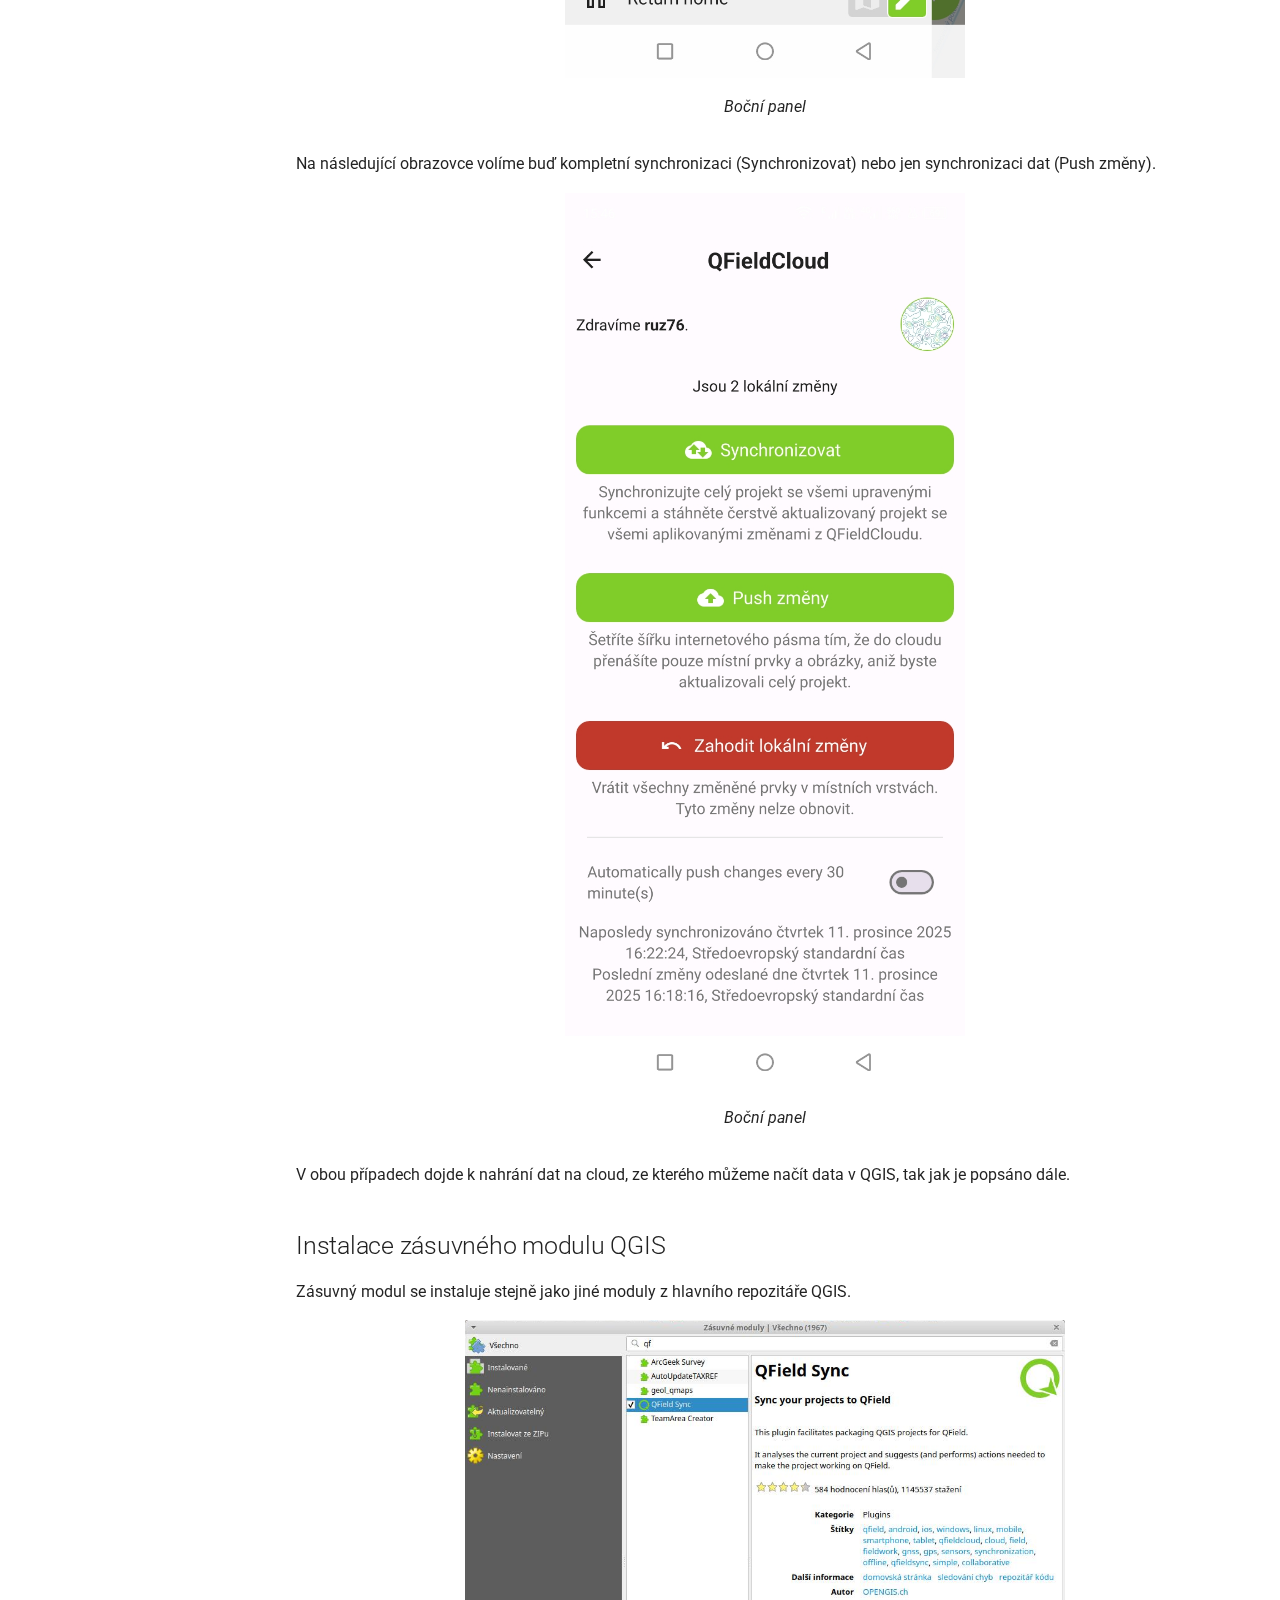
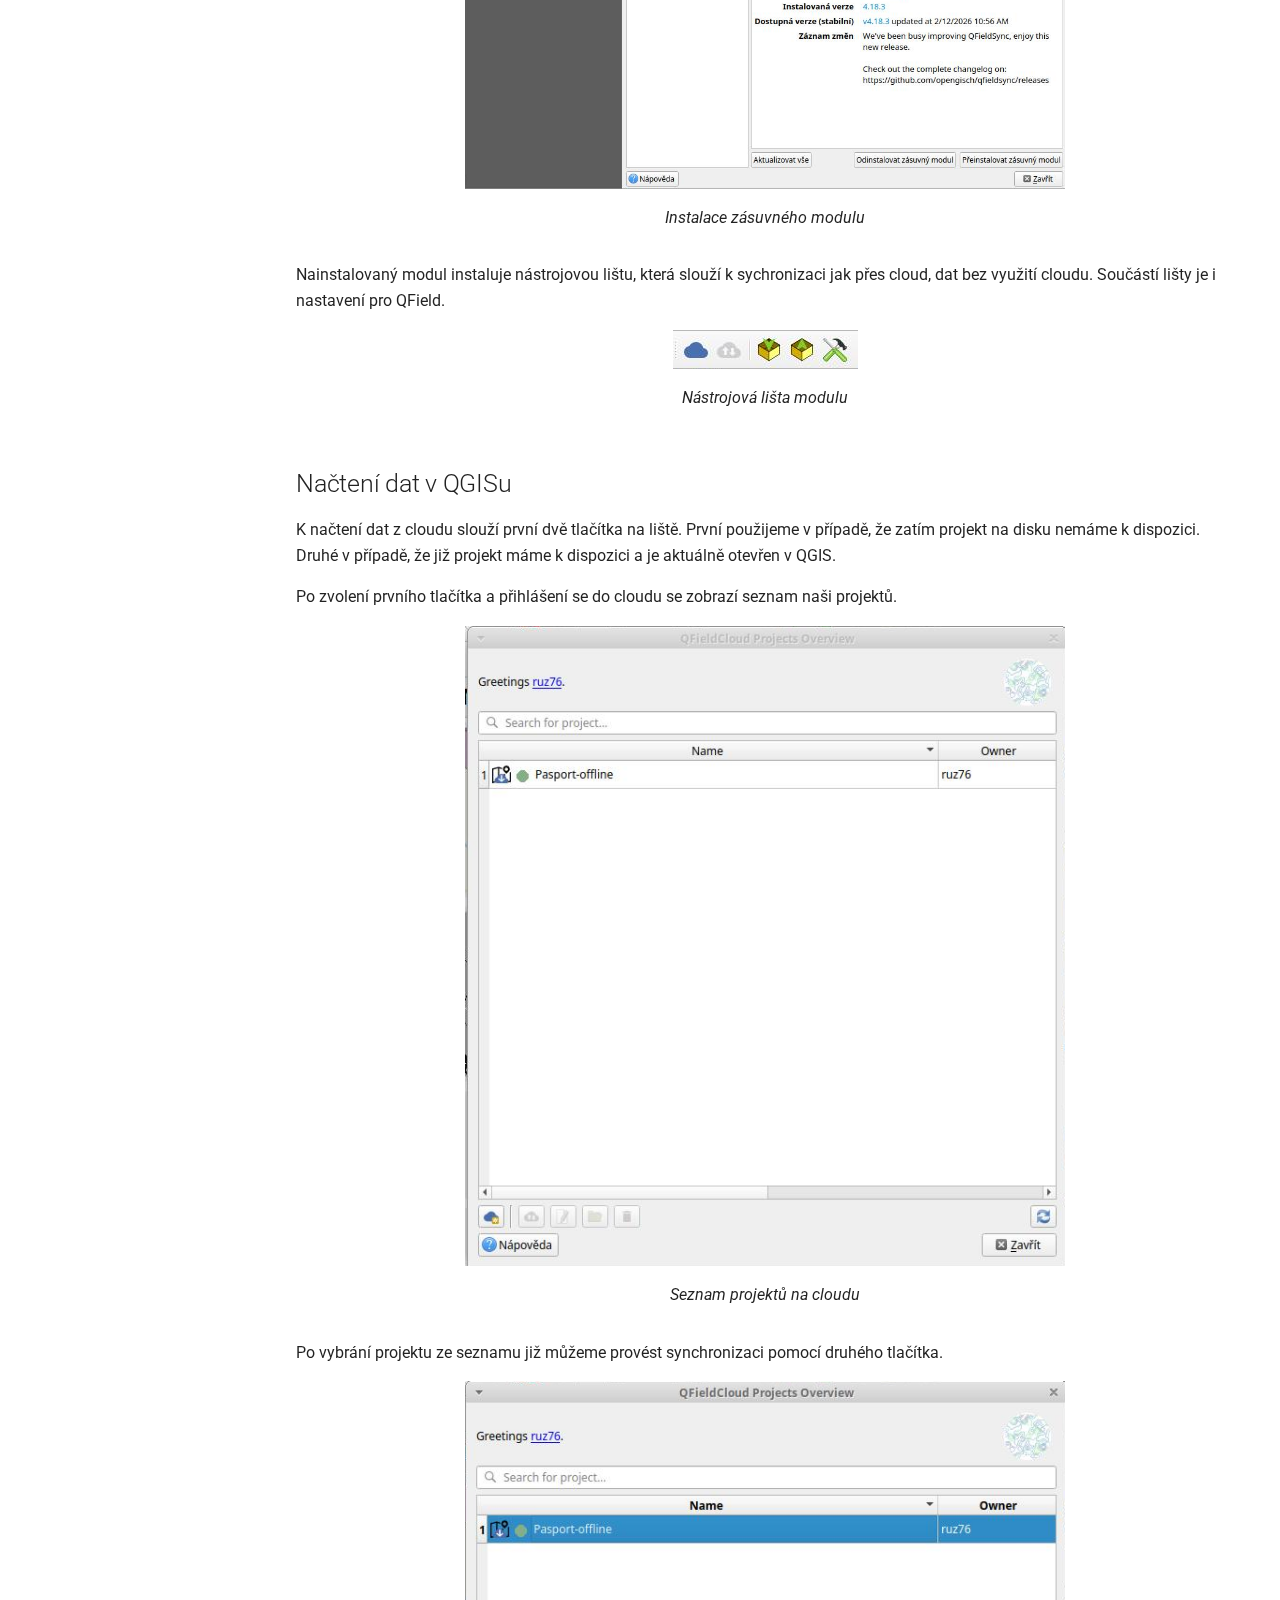
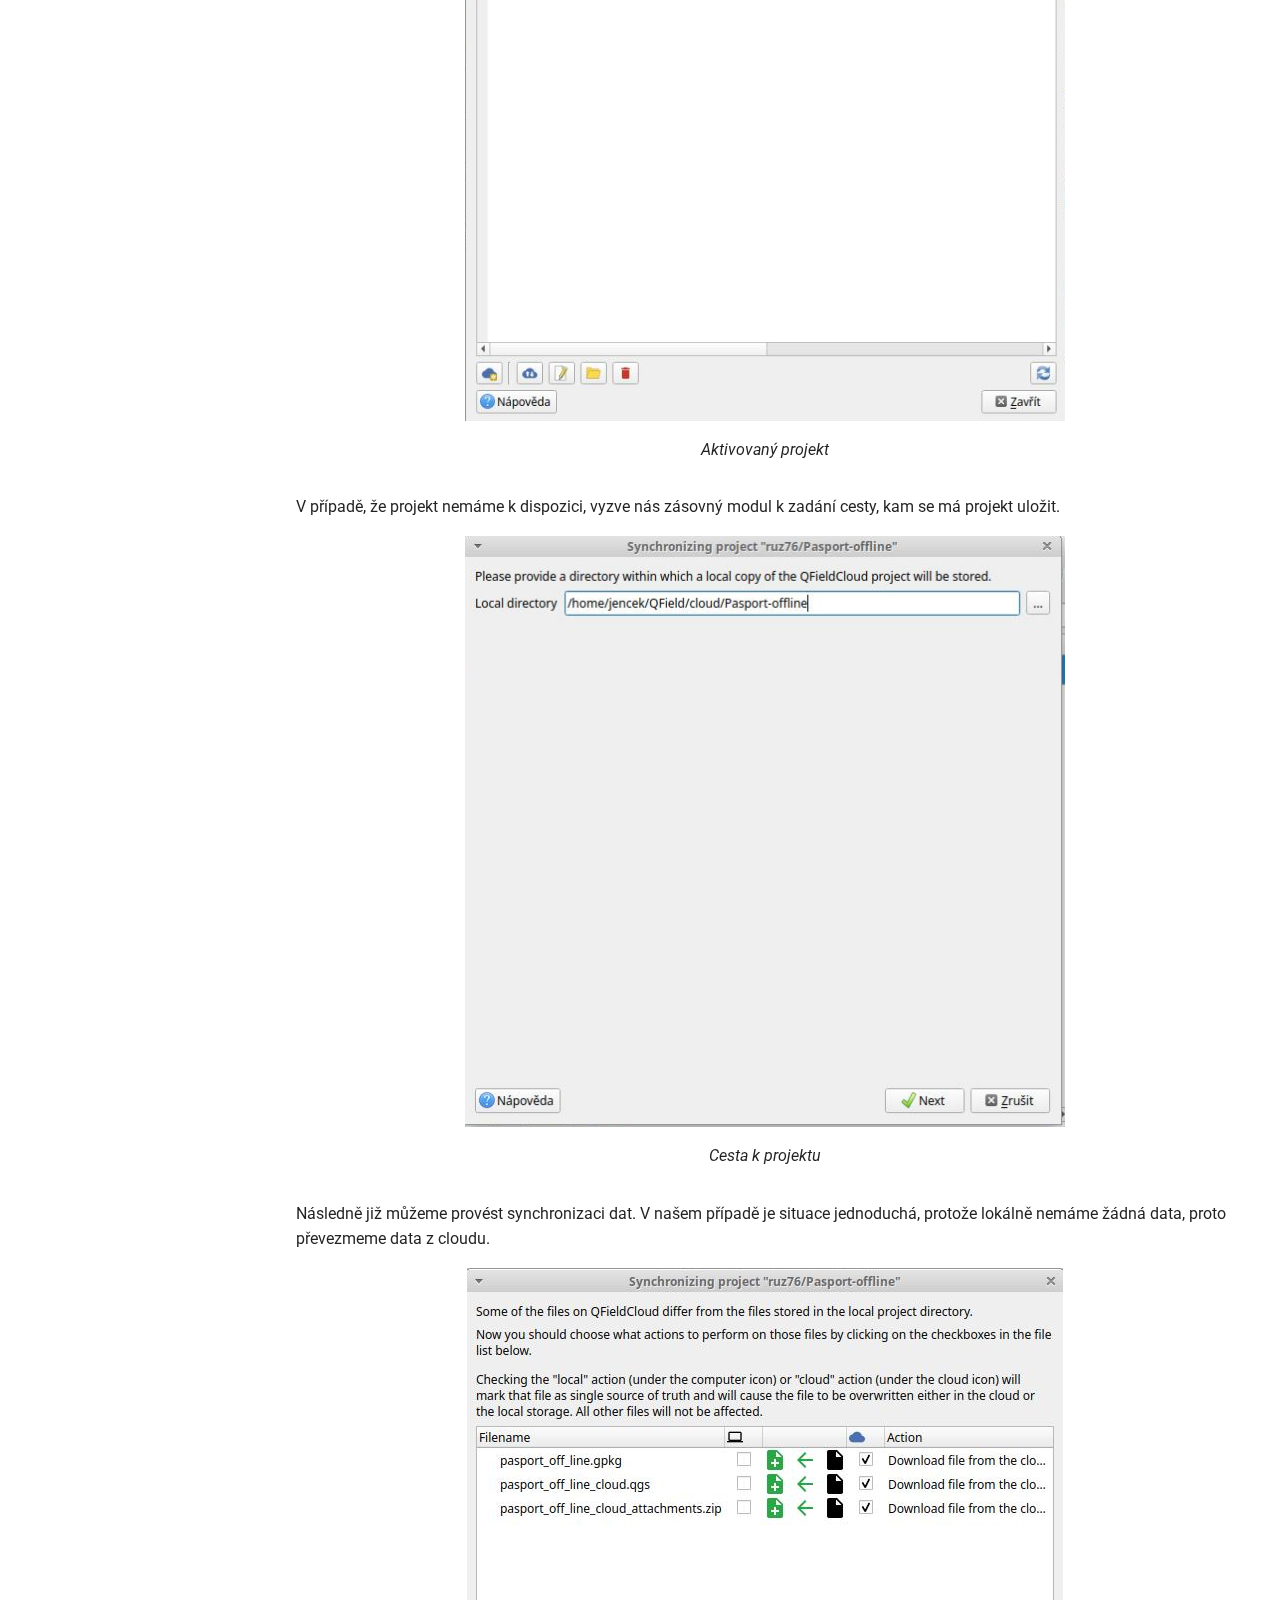
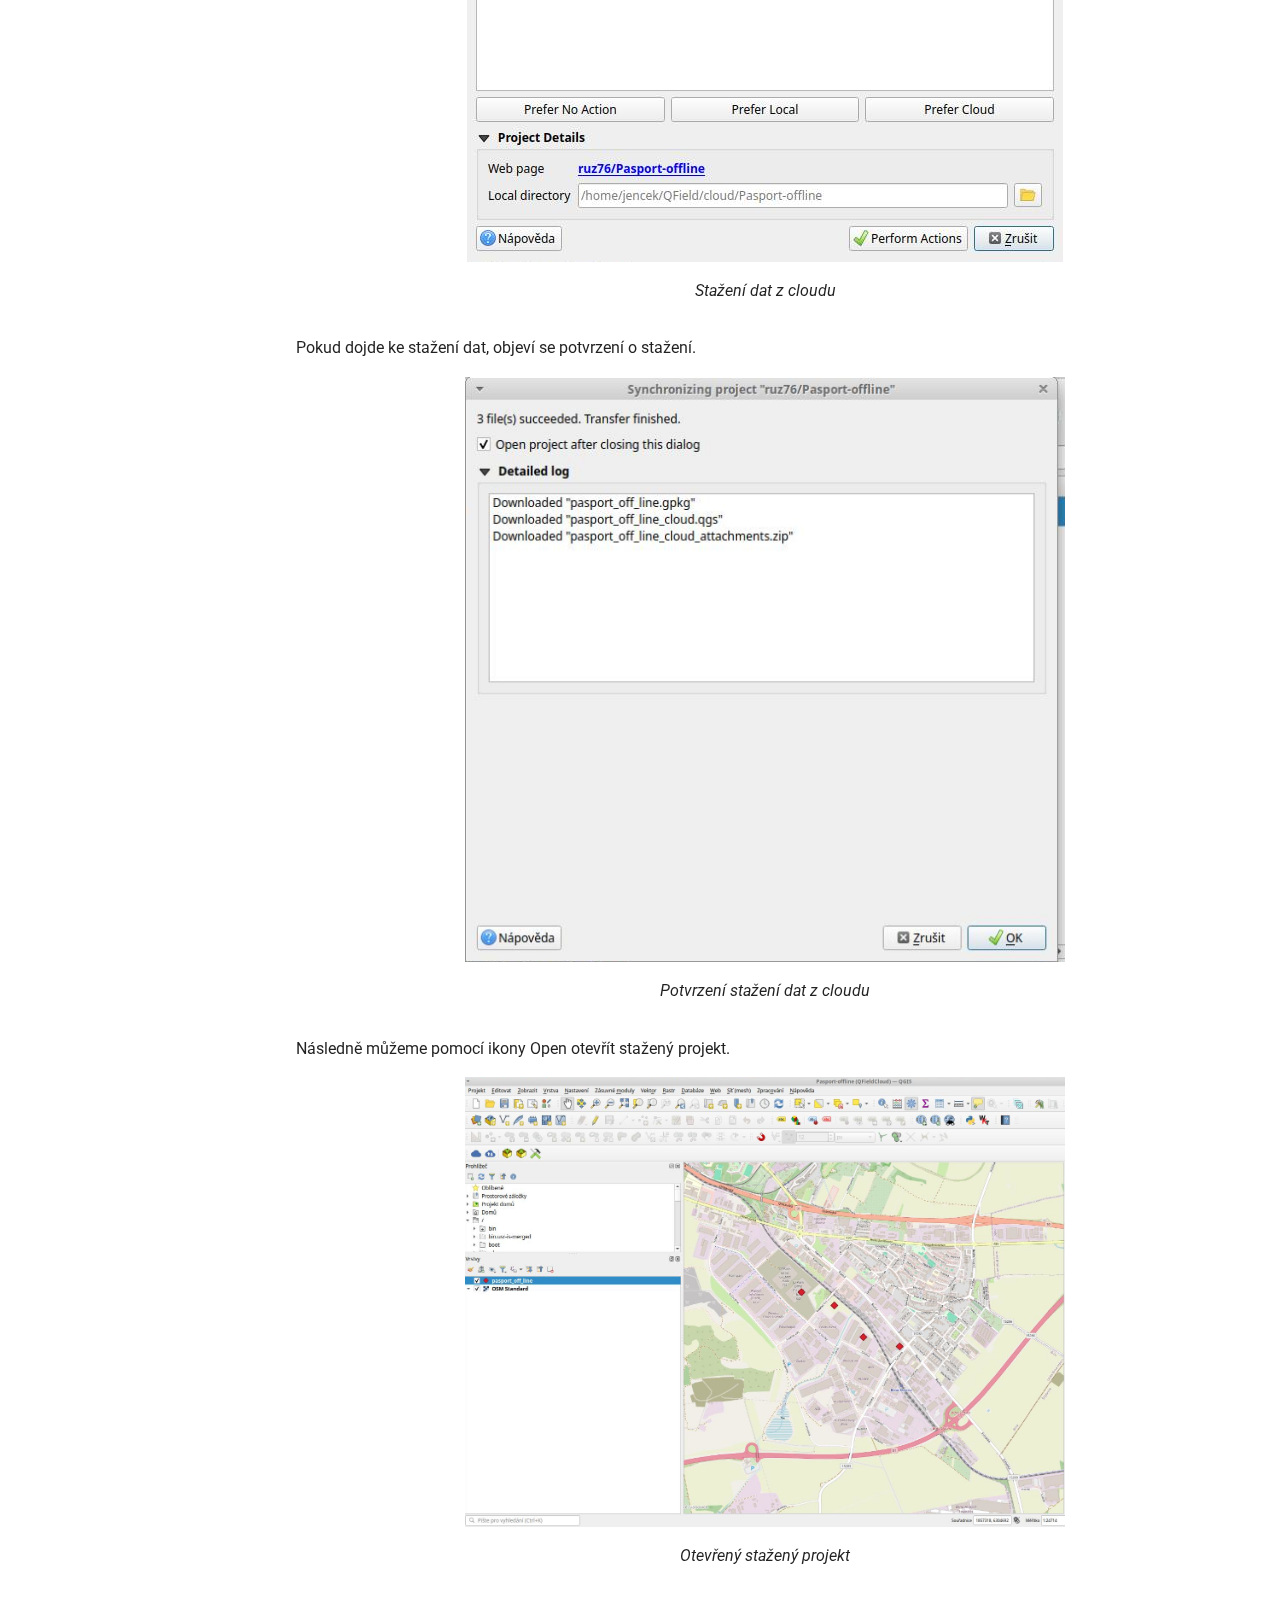
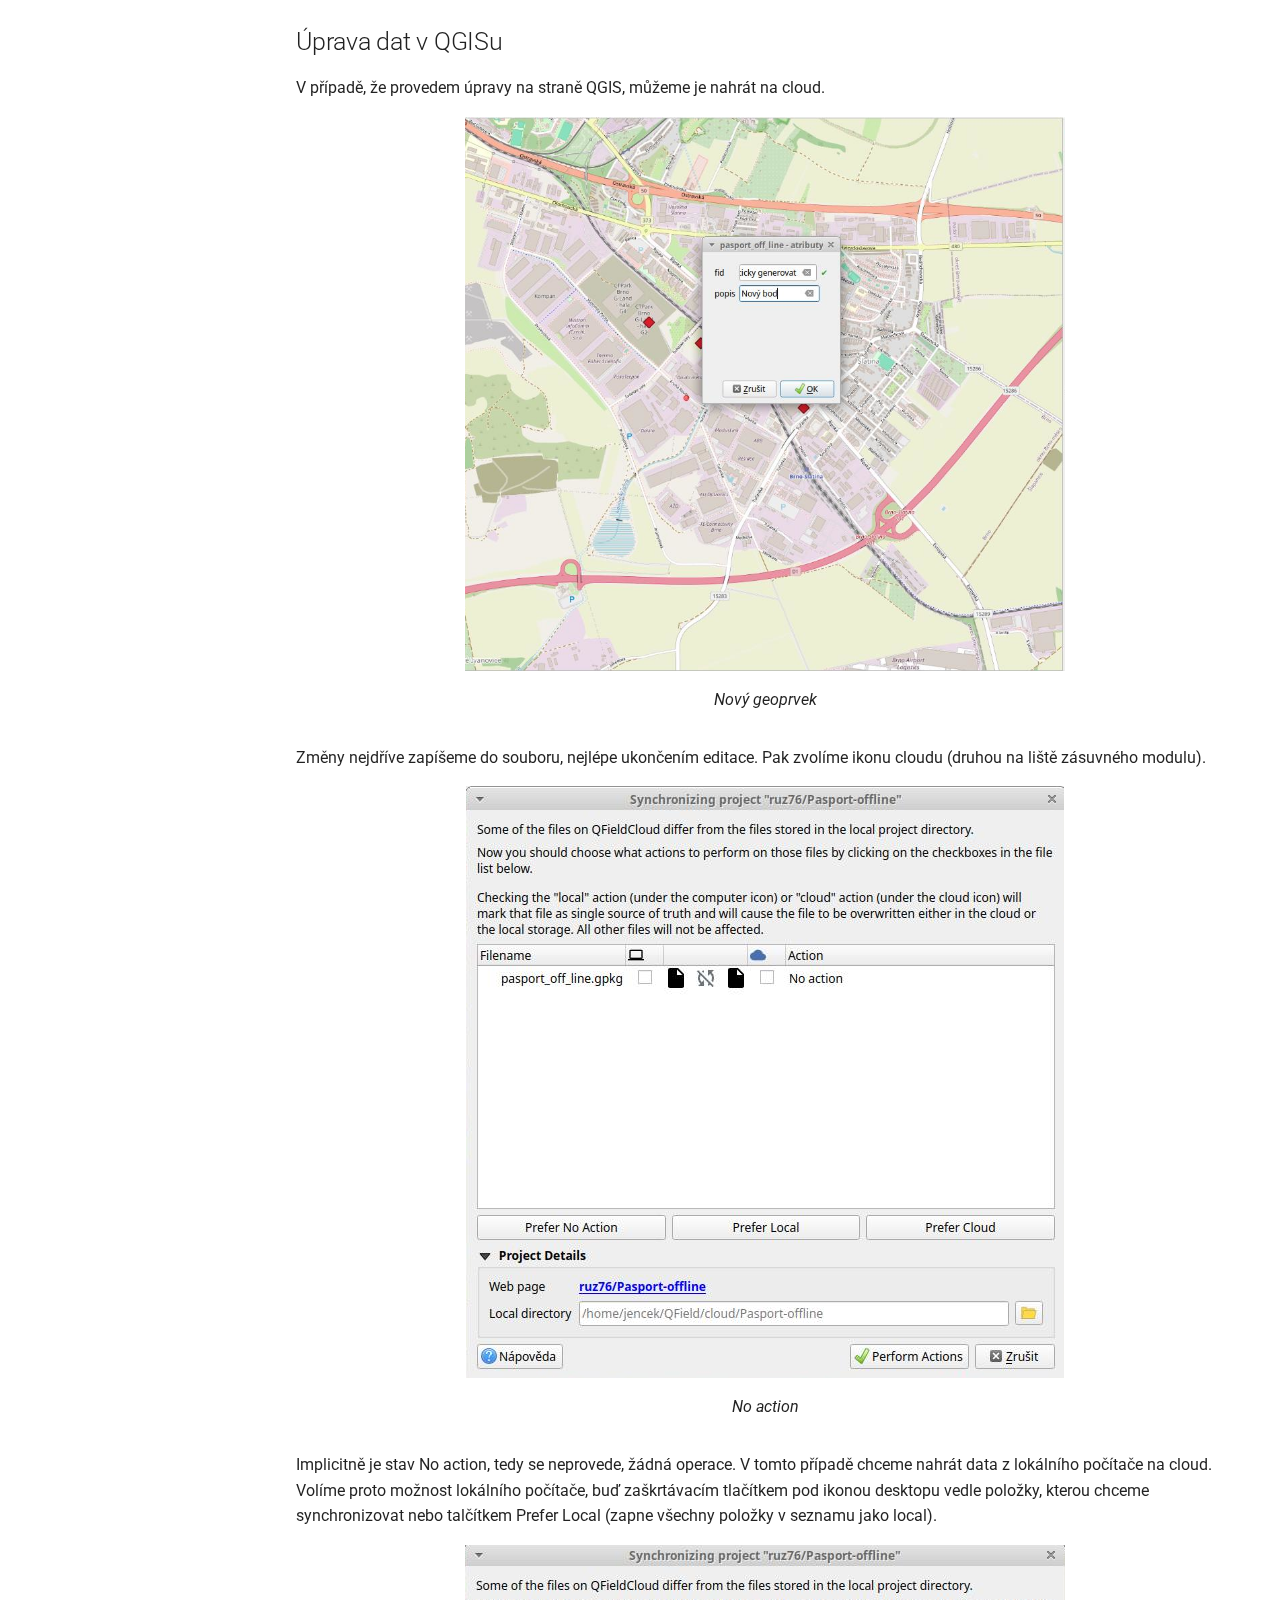
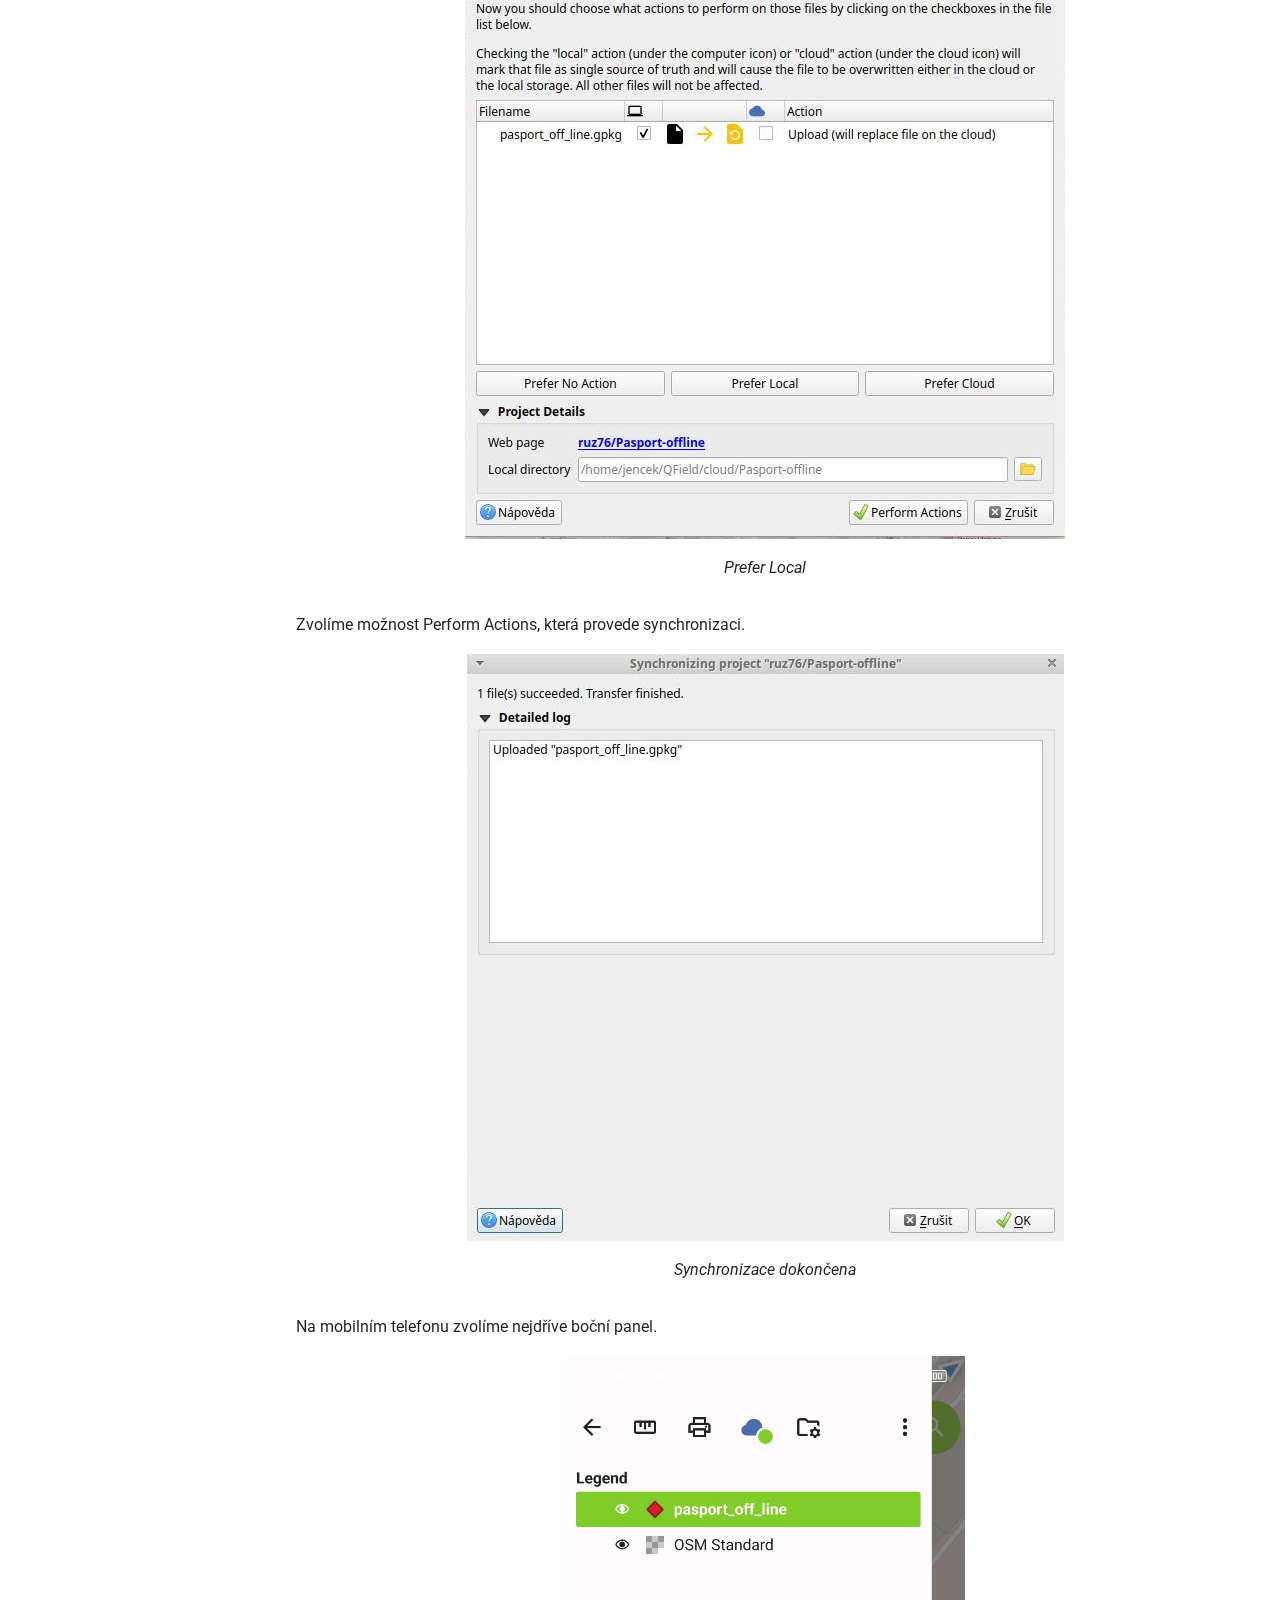
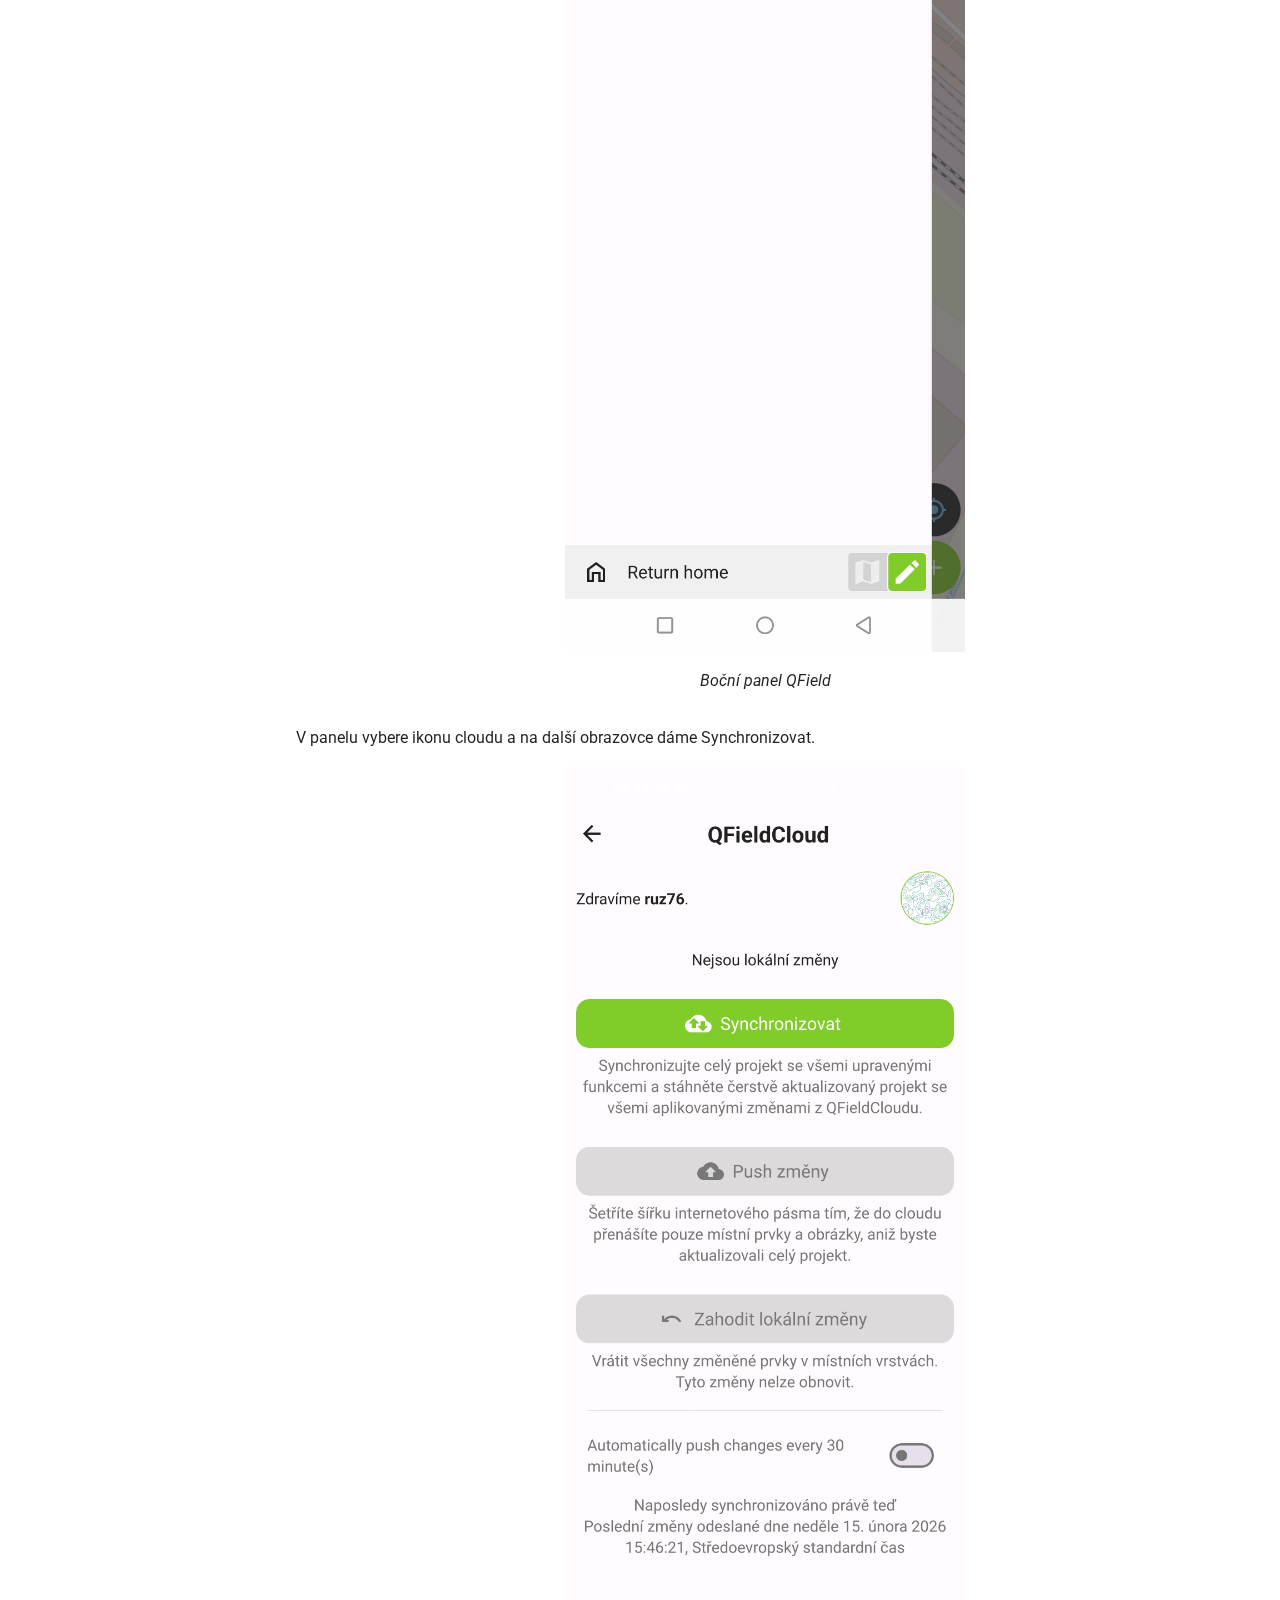
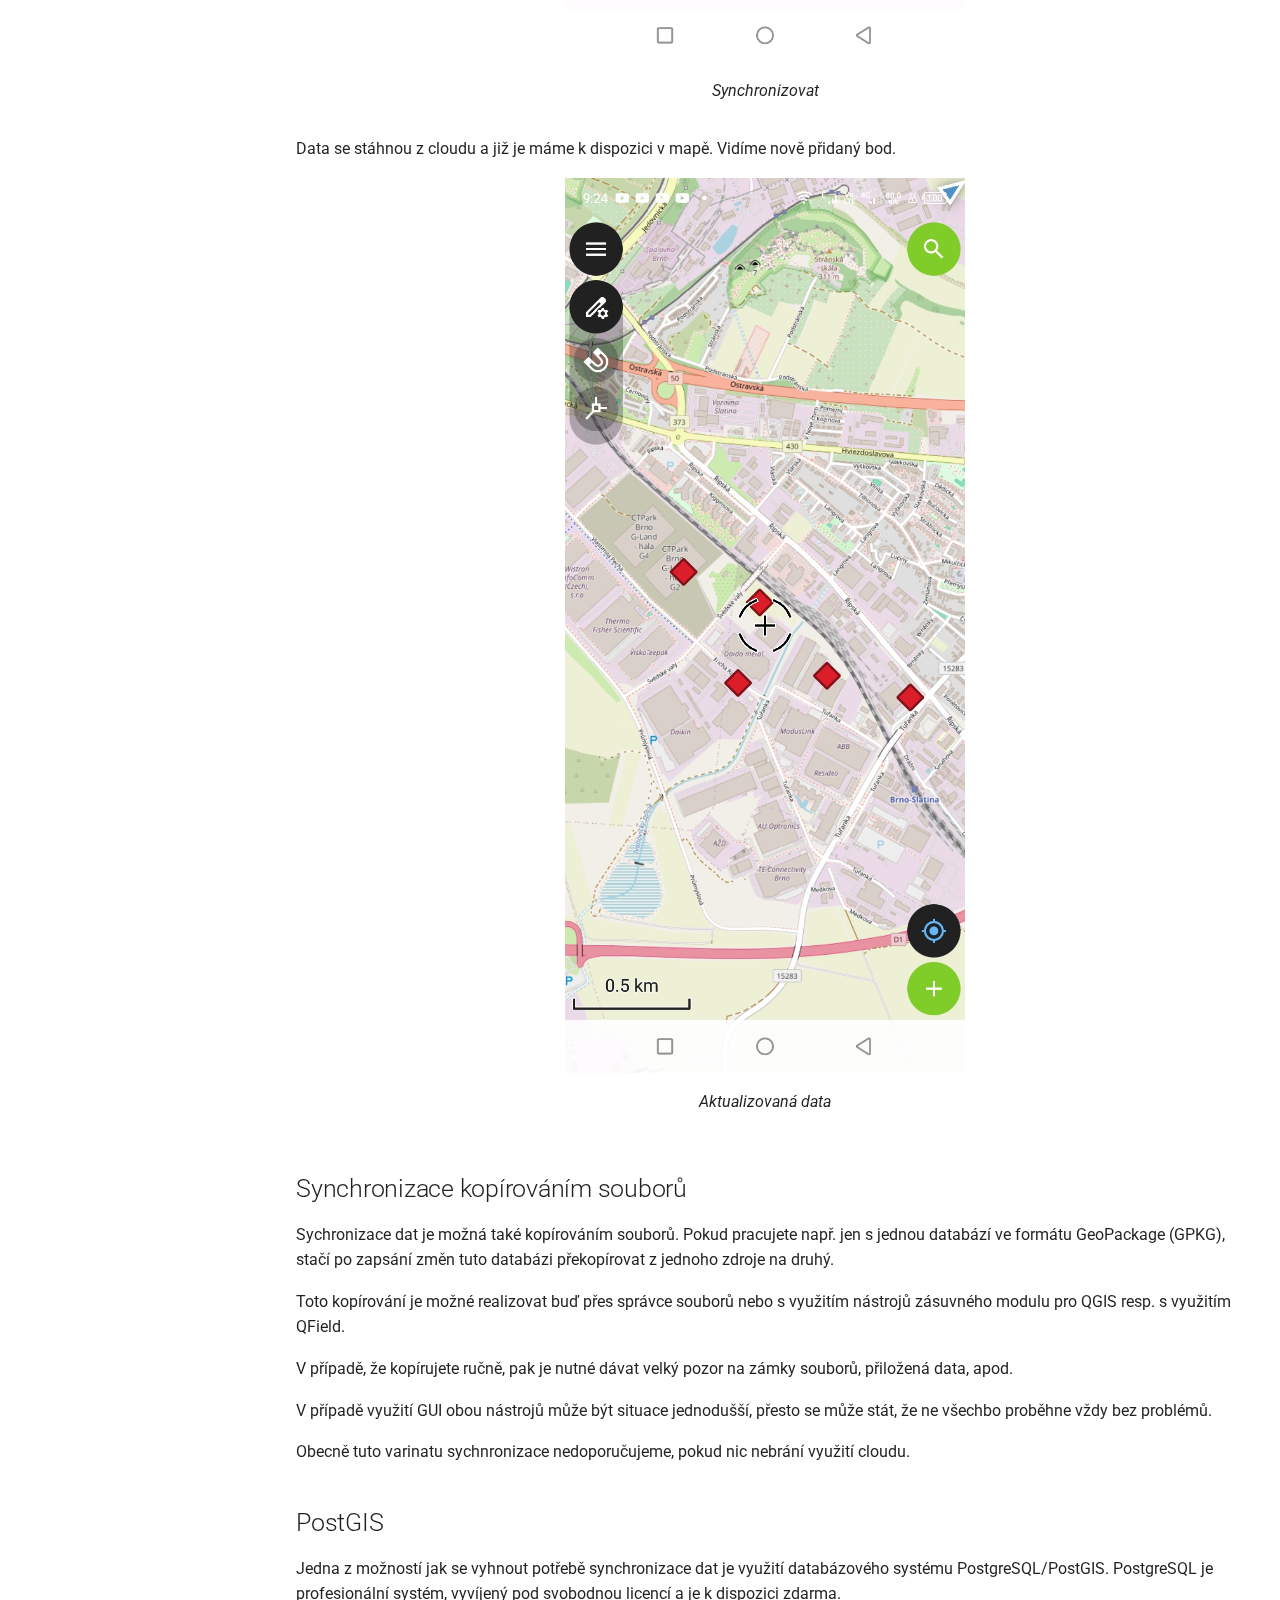
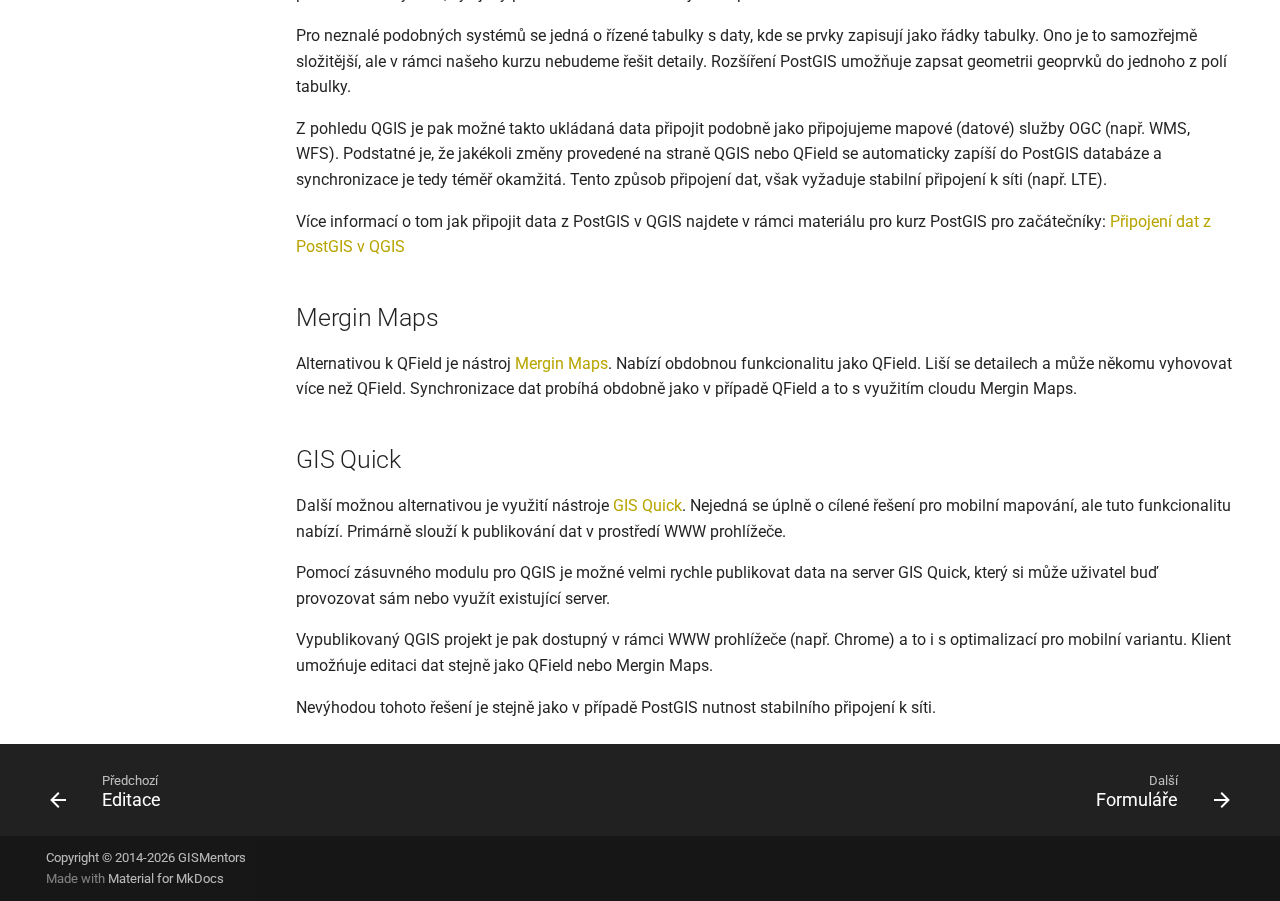
<file: editace/synchronizace.html>
<!DOCTYPE html><html lang="cs" class="no-js"><head>
    
      <meta charset="utf-8">
      <meta name="viewport" content="width=device-width,initial-scale=1">
      
      
      
        <link rel="canonical" href="https://gismentors.github.io/qfield/editace/synchronizace.html">
      
      
        <link rel="prev" href="editace.html">
      
      
        <link rel="next" href="../projekt/formulare.html">
      
      
        
      
      
      <link rel="icon" href="../assets/images/favicon.png">
      <meta name="generator" content="mkdocs-1.6.1, mkdocs-material-9.7.2">
    
    
      
        <title>Synchronizace - QField pro každého</title>
      
    
    
      <link rel="stylesheet" href="../assets/stylesheets/main.484c7ddc.min.css">
      
        
        <link rel="stylesheet" href="../assets/stylesheets/palette.ab4e12ef.min.css">
      
      


    
    
      
    
    
      
        
        
        <link rel="preconnect" href="https://fonts.gstatic.com" crossorigin>
        <link rel="stylesheet" href="https://fonts.googleapis.com/css?family=Roboto:300,300i,400,400i,700,700i%7CRoboto+Mono:400,400i,700,700i&amp;display=fallback">
        <style>:root{--md-text-font:"Roboto";--md-code-font:"Roboto Mono"}</style>
      
    
    
      <link rel="stylesheet" href="../stylesheets/extra.css">
    
    <script>__md_scope=new URL("..",location),__md_hash=e=>[...e].reduce(((e,_)=>(e<<5)-e+_.charCodeAt(0)),0),__md_get=(e,_=localStorage,t=__md_scope)=>JSON.parse(_.getItem(t.pathname+"."+e)),__md_set=(e,_,t=localStorage,a=__md_scope)=>{try{t.setItem(a.pathname+"."+e,JSON.stringify(_))}catch(e){}}</script>
    
      

    
    
  <link href="../assets/stylesheets/glightbox.min.css" rel="stylesheet"><script src="../assets/javascripts/glightbox.min.js"></script><style id="glightbox-style">
            html.glightbox-open { overflow: initial; height: 100%; }
            .gslide-title { margin-top: 0px; user-select: text; }
            .gslide-desc { color: #666; user-select: text; }
            .gslide-image img { background: white; }
            .gscrollbar-fixer { padding-right: 15px; }
            .gdesc-inner { font-size: 0.75rem; }
            body[data-md-color-scheme="slate"] .gdesc-inner { background: var(--md-default-bg-color); }
            body[data-md-color-scheme="slate"] .gslide-title { color: var(--md-default-fg-color); }
            body[data-md-color-scheme="slate"] .gslide-desc { color: var(--md-default-fg-color); }
        </style></head>
  
  
    
    
    
    
    
    <body dir="ltr" data-md-color-scheme="default" data-md-color-primary="yellow" data-md-color-accent="indigo">
  
    
    <input class="md-toggle" data-md-toggle="drawer" type="checkbox" id="__drawer" autocomplete="off">
    <input class="md-toggle" data-md-toggle="search" type="checkbox" id="__search" autocomplete="off">
    <label class="md-overlay" for="__drawer"></label>
    <div data-md-component="skip">
      
        
        <a href="#synchronizace" class="md-skip">
          Přeskočit obsah
        </a>
      
    </div>
    <div data-md-component="announce">
      
    </div>
    
    
      

  

<header class="md-header md-header--shadow" data-md-component="header">
  <nav class="md-header__inner md-grid" aria-label="Záhlaví">
    <a href=".." title="QField pro každého" class="md-header__button md-logo" aria-label="QField pro každého" data-md-component="logo">
      
  
  <svg xmlns="http://www.w3.org/2000/svg" viewBox="0 0 24 24"><path d="M12 8a3 3 0 0 0 3-3 3 3 0 0 0-3-3 3 3 0 0 0-3 3 3 3 0 0 0 3 3m0 3.54C9.64 9.35 6.5 8 3 8v11c3.5 0 6.64 1.35 9 3.54 2.36-2.19 5.5-3.54 9-3.54V8c-3.5 0-6.64 1.35-9 3.54"></path></svg>

    </a>
    <label class="md-header__button md-icon" for="__drawer">
      
      <svg xmlns="http://www.w3.org/2000/svg" viewBox="0 0 24 24"><path d="M3 6h18v2H3zm0 5h18v2H3zm0 5h18v2H3z"></path></svg>
    </label>
    <div class="md-header__title" data-md-component="header-title">
      <div class="md-header__ellipsis">
        <div class="md-header__topic">
          <span class="md-ellipsis">
            QField pro každého
          </span>
        </div>
        <div class="md-header__topic" data-md-component="header-topic">
          <span class="md-ellipsis">
            
              Synchronizace
            
          </span>
        </div>
      </div>
    </div>
    
      
    
    
    
    
      
      
        <label class="md-header__button md-icon" for="__search">
          
          <svg xmlns="http://www.w3.org/2000/svg" viewBox="0 0 24 24"><path d="M9.5 3A6.5 6.5 0 0 1 16 9.5c0 1.61-.59 3.09-1.56 4.23l.27.27h.79l5 5-1.5 1.5-5-5v-.79l-.27-.27A6.52 6.52 0 0 1 9.5 16 6.5 6.5 0 0 1 3 9.5 6.5 6.5 0 0 1 9.5 3m0 2C7 5 5 7 5 9.5S7 14 9.5 14 14 12 14 9.5 12 5 9.5 5"></path></svg>
        </label>
        <div class="md-search" data-md-component="search" role="dialog">
  <label class="md-search__overlay" for="__search"></label>
  <div class="md-search__inner" role="search">
    <form class="md-search__form" name="search">
      <input type="text" class="md-search__input" name="query" aria-label="Hledat" placeholder="Hledat" autocapitalize="off" autocorrect="off" autocomplete="off" spellcheck="false" data-md-component="search-query" required>
      <label class="md-search__icon md-icon" for="__search">
        
        <svg xmlns="http://www.w3.org/2000/svg" viewBox="0 0 24 24"><path d="M9.5 3A6.5 6.5 0 0 1 16 9.5c0 1.61-.59 3.09-1.56 4.23l.27.27h.79l5 5-1.5 1.5-5-5v-.79l-.27-.27A6.52 6.52 0 0 1 9.5 16 6.5 6.5 0 0 1 3 9.5 6.5 6.5 0 0 1 9.5 3m0 2C7 5 5 7 5 9.5S7 14 9.5 14 14 12 14 9.5 12 5 9.5 5"></path></svg>
        
        <svg xmlns="http://www.w3.org/2000/svg" viewBox="0 0 24 24"><path d="M20 11v2H8l5.5 5.5-1.42 1.42L4.16 12l7.92-7.92L13.5 5.5 8 11z"></path></svg>
      </label>
      <nav class="md-search__options" aria-label="Vyhledávání">
        
        <button type="reset" class="md-search__icon md-icon" title="Vyčistit" aria-label="Vyčistit" tabindex="-1">
          
          <svg xmlns="http://www.w3.org/2000/svg" viewBox="0 0 24 24"><path d="M19 6.41 17.59 5 12 10.59 6.41 5 5 6.41 10.59 12 5 17.59 6.41 19 12 13.41 17.59 19 19 17.59 13.41 12z"></path></svg>
        </button>
      </nav>
      
    </form>
    <div class="md-search__output">
      <div class="md-search__scrollwrap" tabindex="0" data-md-scrollfix>
        <div class="md-search-result" data-md-component="search-result">
          <div class="md-search-result__meta">
            Inicializace vyhledávání
          </div>
          <ol class="md-search-result__list" role="presentation"></ol>
        </div>
      </div>
    </div>
  </div>
</div>
      
    
    
  </nav>
  
</header>
    
    <div class="md-container" data-md-component="container">
      
      
        
          
        
      
      <main class="md-main" data-md-component="main">
        <div class="md-main__inner md-grid">
          
            
              
              <div class="md-sidebar md-sidebar--primary" data-md-component="sidebar" data-md-type="navigation">
                <div class="md-sidebar__scrollwrap">
                  <div class="md-sidebar__inner">
                    



  

<nav class="md-nav md-nav--primary md-nav--integrated" aria-label="Navigace" data-md-level="0">
  <label class="md-nav__title" for="__drawer">
    <a href=".." title="QField pro každého" class="md-nav__button md-logo" aria-label="QField pro každého" data-md-component="logo">
      
  
  <svg xmlns="http://www.w3.org/2000/svg" viewBox="0 0 24 24"><path d="M12 8a3 3 0 0 0 3-3 3 3 0 0 0-3-3 3 3 0 0 0-3 3 3 3 0 0 0 3 3m0 3.54C9.64 9.35 6.5 8 3 8v11c3.5 0 6.64 1.35 9 3.54 2.36-2.19 5.5-3.54 9-3.54V8c-3.5 0-6.64 1.35-9 3.54"></path></svg>

    </a>
    QField pro každého
  </label>
  
  <ul class="md-nav__list" data-md-scrollfix>
    
      
      
  
  
  
  
    
    
    
    
    
    <li class="md-nav__item md-nav__item--nested">
      
        
        
        <input class="md-nav__toggle md-toggle " type="checkbox" id="__nav_1">
        
          
          <label class="md-nav__link" for="__nav_1" id="__nav_1_label" tabindex="0">
            
  
  
  <span class="md-ellipsis">
    
  
    Základní používání
  

    
  </span>
  
  

            <span class="md-nav__icon md-icon"></span>
          </label>
        
        <nav class="md-nav" data-md-level="1" aria-labelledby="__nav_1_label" aria-expanded="false">
          <label class="md-nav__title" for="__nav_1">
            <span class="md-nav__icon md-icon"></span>
            
  
    Základní používání
  

          </label>
          <ul class="md-nav__list" data-md-scrollfix>
            
              
                
  
  
  
  
    <li class="md-nav__item">
      <a href="../intro/instalace.html" class="md-nav__link">
        
  
  
  <span class="md-ellipsis">
    
  
    Instalace
  

    
  </span>
  
  

      </a>
    </li>
  

              
            
              
                
  
  
  
  
    <li class="md-nav__item">
      <a href="../intro/zakladni_funkce.html" class="md-nav__link">
        
  
  
  <span class="md-ellipsis">
    
  
    Popis rozhraní
  

    
  </span>
  
  

      </a>
    </li>
  

              
            
          </ul>
        </nav>
      
    </li>
  

    
      
      
  
  
    
  
  
  
    
    
    
    
    
    <li class="md-nav__item md-nav__item--active md-nav__item--nested">
      
        
        
        <input class="md-nav__toggle md-toggle " type="checkbox" id="__nav_2" checked>
        
          
          <label class="md-nav__link" for="__nav_2" id="__nav_2_label" tabindex="0">
            
  
  
  <span class="md-ellipsis">
    
  
    Pořizování dat
  

    
  </span>
  
  

            <span class="md-nav__icon md-icon"></span>
          </label>
        
        <nav class="md-nav" data-md-level="1" aria-labelledby="__nav_2_label" aria-expanded="true">
          <label class="md-nav__title" for="__nav_2">
            <span class="md-nav__icon md-icon"></span>
            
  
    Pořizování dat
  

          </label>
          <ul class="md-nav__list" data-md-scrollfix>
            
              
                
  
  
  
  
    <li class="md-nav__item">
      <a href="editace.html" class="md-nav__link">
        
  
  
  <span class="md-ellipsis">
    
  
    Editace
  

    
  </span>
  
  

      </a>
    </li>
  

              
            
              
                
  
  
    
  
  
  
    <li class="md-nav__item md-nav__item--active">
      
      <input class="md-nav__toggle md-toggle" type="checkbox" id="__toc">
      
      
        
      
      
        <label class="md-nav__link md-nav__link--active" for="__toc">
          
  
  
  <span class="md-ellipsis">
    
  
    Synchronizace
  

    
  </span>
  
  

          <span class="md-nav__icon md-icon"></span>
        </label>
      
      <a href="synchronizace.html" class="md-nav__link md-nav__link--active">
        
  
  
  <span class="md-ellipsis">
    
  
    Synchronizace
  

    
  </span>
  
  

      </a>
      
        

<nav class="md-nav md-nav--secondary" aria-label="Obsah">
  
  
  
    
  
  
    <label class="md-nav__title" for="__toc">
      <span class="md-nav__icon md-icon"></span>
      Obsah
    </label>
    <ul class="md-nav__list" data-md-component="toc" data-md-scrollfix>
      
        <li class="md-nav__item">
  <a href="#synchronizace-dat-na-cloud" class="md-nav__link">
    <span class="md-ellipsis">
      
        Synchronizace dat na cloud
      
    </span>
  </a>
  
</li>
      
        <li class="md-nav__item">
  <a href="#odeslani-dat-z-qfield-na-cloud" class="md-nav__link">
    <span class="md-ellipsis">
      
        Odeslání dat z QField na cloud
      
    </span>
  </a>
  
</li>
      
        <li class="md-nav__item">
  <a href="#instalace-zasuvneho-modulu-qgis" class="md-nav__link">
    <span class="md-ellipsis">
      
        Instalace zásuvného modulu QGIS
      
    </span>
  </a>
  
</li>
      
        <li class="md-nav__item">
  <a href="#nacteni-dat-v-qgisu" class="md-nav__link">
    <span class="md-ellipsis">
      
        Načtení dat v QGISu
      
    </span>
  </a>
  
</li>
      
        <li class="md-nav__item">
  <a href="#uprava-dat-v-qgisu" class="md-nav__link">
    <span class="md-ellipsis">
      
        Úprava dat v QGISu
      
    </span>
  </a>
  
</li>
      
        <li class="md-nav__item">
  <a href="#synchronizace-kopirovanim-souboru" class="md-nav__link">
    <span class="md-ellipsis">
      
        Synchronizace kopírováním souborů
      
    </span>
  </a>
  
</li>
      
        <li class="md-nav__item">
  <a href="#postgis" class="md-nav__link">
    <span class="md-ellipsis">
      
        PostGIS
      
    </span>
  </a>
  
</li>
      
        <li class="md-nav__item">
  <a href="#mergin-maps" class="md-nav__link">
    <span class="md-ellipsis">
      
        Mergin Maps
      
    </span>
  </a>
  
</li>
      
        <li class="md-nav__item">
  <a href="#gis-quick" class="md-nav__link">
    <span class="md-ellipsis">
      
        GIS Quick
      
    </span>
  </a>
  
</li>
      
    </ul>
  
</nav>
      
    </li>
  

              
            
          </ul>
        </nav>
      
    </li>
  

    
      
      
  
  
  
  
    
    
    
    
    
    <li class="md-nav__item md-nav__item--nested">
      
        
        
        <input class="md-nav__toggle md-toggle " type="checkbox" id="__nav_3">
        
          
          <label class="md-nav__link" for="__nav_3" id="__nav_3_label" tabindex="0">
            
  
  
  <span class="md-ellipsis">
    
  
    Příprava projektu
  

    
  </span>
  
  

            <span class="md-nav__icon md-icon"></span>
          </label>
        
        <nav class="md-nav" data-md-level="1" aria-labelledby="__nav_3_label" aria-expanded="false">
          <label class="md-nav__title" for="__nav_3">
            <span class="md-nav__icon md-icon"></span>
            
  
    Příprava projektu
  

          </label>
          <ul class="md-nav__list" data-md-scrollfix>
            
              
                
  
  
  
  
    <li class="md-nav__item">
      <a href="../projekt/formulare.html" class="md-nav__link">
        
  
  
  <span class="md-ellipsis">
    
  
    Formuláře
  

    
  </span>
  
  

      </a>
    </li>
  

              
            
          </ul>
        </nav>
      
    </li>
  

    
  </ul>
</nav>
                  </div>
                </div>
              </div>
            
            
          
          
            <div class="md-content" data-md-component="content">
              
              <article class="md-content__inner md-typeset">
                
                  



<h1 id="synchronizace">Synchronizace</h1>
<p>Synchronizace dat mezi desktop počítačem a mobilním telefonem je možná různými způsoby.
V případě QField se nabízí v zásadě čtyři možnosti:</p>
<ul>
<li>Využití služby QField Cloud a zásuvného modulu pro QGIS QField Sync</li>
<li>Využití zásuvného modulu QField Sync bez využití služeb cloudu</li>
<li>Ruční kopírování dat a automatická nebo poloautomatická synchronizace</li>
<li>Využití PostgreSQL/PostGIS připojení</li>
</ul>
<p>Velmi snadné je využití služby QField Cloud. V omezené podobě je k dispozici zdarma.</p>
<p>Ještě jednodušší je využití PostgreSQL/PostGIS připojení, protože k synchronizaci
dochází automaticky, bez nutnosti jakékoli činnosti ze strany uživatele. Toto řešení
však vyžaduje stabilní připojení k internetu. Je sice možné využít nějaké další nástroje
a toto omezení obejít, ale to již není tak triviální. 
Detailněji je tento způsob popsán dále. </p>
<h2 id="synchronizace-dat-na-cloud">Synchronizace dat na cloud</h2>
<p>V případě, že jsme provedli nějaké změny na straně mobilní aplikace 
a máme projekt načten z QField Cloudu je synchronizace snadná. </p>
<h2 id="odeslani-dat-z-qfield-na-cloud">Odeslání dat z QField na cloud</h2>
<p>Zvolíme boční panel, který obsahuje ikonu cloudu, s informací o změnách.</p>
<figure>
<a class="glightbox" data-type="image" data-width="auto" data-height="auto" href="images/sync_mobile1.jpg" data-desc-position="bottom"><img src="images/sync_mobile1.jpg" alt="Boční panel" class="img-small"></a>
<figcaption>Boční panel</figcaption>
</figure>

<p>Na následující obrazovce volíme buď kompletní synchronizaci (Synchronizovat) nebo
jen synchronizaci dat (Push změny).</p>
<figure>
<a class="glightbox" data-type="image" data-width="auto" data-height="auto" href="images/sync_mobile2.jpg" data-desc-position="bottom"><img src="images/sync_mobile2.jpg" alt="Boční panel" class="img-small"></a>
<figcaption>Boční panel</figcaption>
</figure>

<p>V obou případech dojde k nahrání dat na cloud, ze kterého můžeme načít data v QGIS,
tak jak je popsáno dále.</p>
<h2 id="instalace-zasuvneho-modulu-qgis">Instalace zásuvného modulu QGIS</h2>
<p>Zásuvný modul se instaluje stejně jako jiné moduly z hlavního repozitáře QGIS.</p>
<figure>
<a class="glightbox" data-type="image" data-width="auto" data-height="auto" href="images/sync1.png" data-desc-position="bottom"><img src="images/sync1.png" alt="Instalace zásuvného modulu" class="img-middle"></a>
<figcaption>Instalace zásuvného modulu</figcaption>
</figure>

<p>Nainstalovaný modul instaluje nástrojovou lištu, která slouží k sychronizaci jak přes cloud,
dat bez využití cloudu. Součástí lišty je i nastavení pro QField. </p>
<figure>
<a class="glightbox" data-type="image" data-width="auto" data-height="auto" href="images/sync2.png" data-desc-position="bottom"><img src="images/sync2.png" alt="Nástrojová lišta modulu" class="img-small"></a>
<figcaption>Nástrojová lišta modulu</figcaption>
</figure>

<h2 id="nacteni-dat-v-qgisu">Načtení dat v QGISu</h2>
<p>K načtení dat z cloudu slouží první dvě tlačítka na liště. První použijeme v případě,
že zatím projekt na disku nemáme k dispozici. Druhé v případě, že již projekt máme k dispozici
a je aktuálně otevřen v QGIS.</p>
<p>Po zvolení prvního tlačítka a přihlášení se do cloudu se zobrazí seznam naši projektů.</p>
<figure>
<a class="glightbox" data-type="image" data-width="auto" data-height="auto" href="images/sync3.png" data-desc-position="bottom"><img src="images/sync3.png" alt="Seznam projektů na cloudu" class="img-middle"></a>
<figcaption>Seznam projektů na cloudu</figcaption>
</figure>

<p>Po vybrání projektu ze seznamu již můžeme provést synchronizaci pomocí druhého tlačítka.</p>
<figure>
<a class="glightbox" data-type="image" data-width="auto" data-height="auto" href="images/sync4.png" data-desc-position="bottom"><img src="images/sync4.png" alt="Aktivovaný projekt" class="img-middle"></a>
<figcaption>Aktivovaný projekt</figcaption>
</figure>

<p>V případě, že projekt nemáme k dispozici, vyzve nás zásovný modul k zadání cesty,
kam se má projekt uložit.</p>
<figure>
<a class="glightbox" data-type="image" data-width="auto" data-height="auto" href="images/sync5.png" data-desc-position="bottom"><img src="images/sync5.png" alt="Cesta k projektu" class="img-middle"></a>
<figcaption>Cesta k projektu</figcaption>
</figure>

<p>Následně již můžeme provést synchronizaci dat. V našem případě je situace
jednoduchá, protože lokálně nemáme žádná data, proto převezmeme data z cloudu.</p>
<figure>
<a class="glightbox" data-type="image" data-width="auto" data-height="auto" href="images/sync6.png" data-desc-position="bottom"><img src="images/sync6.png" alt="Stažení dat z cloudu" class="img-middle"></a>
<figcaption>Stažení dat z cloudu</figcaption>
</figure>

<p>Pokud dojde ke stažení dat, objeví se potvrzení o stažení.</p>
<figure>
<a class="glightbox" data-type="image" data-width="auto" data-height="auto" href="images/sync7.png" data-desc-position="bottom"><img src="images/sync7.png" alt="Potvrzení stažení dat z cloudu" class="img-middle"></a>
<figcaption>Potvrzení stažení dat z cloudu</figcaption>
</figure>

<p>Následně můžeme pomocí ikony Open otevřít stažený projekt.</p>
<figure>
<a class="glightbox" data-type="image" data-width="auto" data-height="auto" href="images/sync8.png" data-desc-position="bottom"><img src="images/sync8.png" alt="Otevřený stažený projekt" class="img-middle"></a>
<figcaption>Otevřený stažený projekt</figcaption>
</figure>

<h2 id="uprava-dat-v-qgisu">Úprava dat v QGISu</h2>
<p>V případě, že provedem úpravy na straně QGIS, můžeme je nahrát na cloud.</p>
<figure>
<a class="glightbox" data-type="image" data-width="auto" data-height="auto" href="images/sync9.png" data-desc-position="bottom"><img src="images/sync9.png" alt="Nový geoprvek" class="img-middle"></a>
<figcaption>Nový geoprvek</figcaption>
</figure>

<p>Změny nejdříve zapíšeme do souboru, nejlépe ukončením editace.
Pak zvolíme ikonu cloudu (druhou na liště zásuvného modulu).</p>
<figure>
<a class="glightbox" data-type="image" data-width="auto" data-height="auto" href="images/sync10.png" data-desc-position="bottom"><img src="images/sync10.png" alt="No action" class="img-middle"></a>
<figcaption>No action</figcaption>
</figure>

<p>Implicitně je stav No action, tedy se neprovede, žádná operace.
V tomto případě chceme nahrát data z lokálního počítače na cloud.
Volíme proto možnost lokálního počítače, buď zaškrtávacím tlačítkem
pod ikonou desktopu vedle položky, kterou chceme synchronizovat nebo talčítkem 
Prefer Local (zapne všechny položky v seznamu jako local).</p>
<figure>
<a class="glightbox" data-type="image" data-width="auto" data-height="auto" href="images/sync11.png" data-desc-position="bottom"><img src="images/sync11.png" alt="Prefer Local" class="img-middle"></a>
<figcaption>Prefer Local</figcaption>
</figure>

<p>Zvolíme možnost Perform Actions, která provede synchronizaci.</p>
<figure>
<a class="glightbox" data-type="image" data-width="auto" data-height="auto" href="images/sync12.png" data-desc-position="bottom"><img src="images/sync12.png" alt="Synchronizace dokončena" class="img-middle"></a>
<figcaption>Synchronizace dokončena</figcaption>
</figure>

<p>Na mobilním telefonu zvolíme nejdříve boční panel.</p>
<figure>
<a class="glightbox" data-type="image" data-width="auto" data-height="auto" href="images/sync13.jpg" data-desc-position="bottom"><img src="images/sync13.jpg" alt="Boční panel QField" class="img-small"></a>
<figcaption>Boční panel QField</figcaption>
</figure>

<p>V panelu vybere ikonu cloudu a na další obrazovce dáme Synchronizovat.</p>
<figure>
<a class="glightbox" data-type="image" data-width="auto" data-height="auto" href="images/sync14.jpg" data-desc-position="bottom"><img src="images/sync14.jpg" alt="Synchronizovat" class="img-small"></a>
<figcaption>Synchronizovat</figcaption>
</figure>

<p>Data se stáhnou z cloudu a již je máme k dispozici v mapě. 
Vidíme nově přidaný bod.</p>
<figure>
<a class="glightbox" data-type="image" data-width="auto" data-height="auto" href="images/sync15.jpg" data-desc-position="bottom"><img src="images/sync15.jpg" alt="Aktualizovaná data" class="img-small"></a>
<figcaption>Aktualizovaná data</figcaption>
</figure>

<h2 id="synchronizace-kopirovanim-souboru">Synchronizace kopírováním souborů</h2>
<p>Sychronizace dat je možná také kopírováním souborů. Pokud pracujete např. jen s
jednou databází ve formátu GeoPackage (GPKG), stačí po zapsání změn tuto databázi 
překopírovat z jednoho zdroje na druhý.</p>
<p>Toto kopírování je možné realizovat buď přes správce souborů nebo 
s využitím nástrojů zásuvného modulu pro QGIS resp. s využitím QField.</p>
<p>V případě, že kopírujete ručně, pak je nutné dávat velký pozor na zámky souborů, 
přiložená data, apod.</p>
<p>V případě využití GUI obou nástrojů může být situace jednodušší, přesto se
může stát, že ne všechbo proběhne vždy bez problémů.</p>
<p>Obecně tuto varinatu sychnronizace nedoporučujeme, pokud nic nebrání využití cloudu.</p>
<h2 id="postgis">PostGIS</h2>
<p>Jedna z možností jak se vyhnout potřebě synchronizace dat je využití 
databázového systému PostgreSQL/PostGIS. PostgreSQL je profesionální systém,
vyvíjený pod svobodnou licencí a je k dispozici zdarma. </p>
<p>Pro neznalé podobných systémů se jedná o řízené tabulky s daty, kde se prvky zapisují
jako řádky tabulky. Ono je to samozřejmě složitější, 
ale v rámci našeho kurzu nebudeme řešit detaily.
Rozšíření PostGIS umožňuje zapsat geometrii geoprvků do jednoho z polí tabulky.</p>
<p>Z pohledu QGIS je pak možné takto ukládaná data připojit podobně jako připojujeme
mapové (datové) služby OGC (např. WMS, WFS). Podstatné je, že jakékoli změny provedené
na straně QGIS nebo QField se automaticky zapíší do PostGIS databáze a synchronizace
je tedy téměř okamžitá. Tento způsob připojení dat, však vyžaduje stabilní připojení k
síti (např. LTE).</p>
<p>Více informací o tom jak připojit data z PostGIS v QGIS najdete v rámci materiálu pro kurz
PostGIS pro začátečníky:
<a href="https://gismentors.github.io/postgis-zacatecnik/kapitoly/2_zaciname.html#zobrazujeme-data-v-qgis">Připojení dat z PostGIS v QGIS</a></p>
<h2 id="mergin-maps">Mergin Maps</h2>
<p>Alternativou k QField je nástroj <a href="https://fr.merginmaps.com/">Mergin Maps</a>. 
Nabízí obdobnou funkcionalitu jako QField. Liší se detailech a může někomu vyhovovat
více než QField. Synchronizace dat probíhá obdobně jako v případě QField a to s využitím
cloudu Mergin Maps.</p>
<h2 id="gis-quick">GIS Quick</h2>
<p>Další možnou alternativou je využití nástroje <a href="https://gisquick.org/">GIS Quick</a>.
Nejedná se úplně o cílené řešení pro mobilní mapování, ale tuto funkcionalitu nabízí.
Primárně slouží k publikování dat v prostředí WWW prohlížeče. </p>
<p>Pomocí zásuvného modulu pro QGIS je možné velmi rychle publikovat data na 
server GIS Quick, který si může uživatel buď provozovat sám nebo využít existující server. </p>
<p>Vypublikovaný QGIS projekt je pak dostupný v rámci WWW prohlížeče (např. Chrome)
a to i s optimalizací pro mobilní variantu. Klient umožńuje editaci dat stejně jako 
QField nebo Mergin Maps. </p>
<p>Nevýhodou tohoto řešení je stejně jako v případě PostGIS nutnost stabilního připojení
k síti.</p>












                
              </article>
            </div>
          
          
<script>var target=document.getElementById(location.hash.slice(1));target&&target.name&&(target.checked=target.name.startsWith("__tabbed_"))</script>
        </div>
        
      </main>
      
        <footer class="md-footer">
  
    
      
      <nav class="md-footer__inner md-grid" aria-label="Zápatí">
        
          
          <a href="editace.html" class="md-footer__link md-footer__link--prev" aria-label="Předchozí: Editace">
            <div class="md-footer__button md-icon">
              
              <svg xmlns="http://www.w3.org/2000/svg" viewBox="0 0 24 24"><path d="M20 11v2H8l5.5 5.5-1.42 1.42L4.16 12l7.92-7.92L13.5 5.5 8 11z"></path></svg>
            </div>
            <div class="md-footer__title">
              <span class="md-footer__direction">
                Předchozí
              </span>
              <div class="md-ellipsis">
                Editace
              </div>
            </div>
          </a>
        
        
          
          <a href="../projekt/formulare.html" class="md-footer__link md-footer__link--next" aria-label="Další: Formuláře">
            <div class="md-footer__title">
              <span class="md-footer__direction">
                Další
              </span>
              <div class="md-ellipsis">
                Formuláře
              </div>
            </div>
            <div class="md-footer__button md-icon">
              
              <svg xmlns="http://www.w3.org/2000/svg" viewBox="0 0 24 24"><path d="M4 11v2h12l-5.5 5.5 1.42 1.42L19.84 12l-7.92-7.92L10.5 5.5 16 11z"></path></svg>
            </div>
          </a>
        
      </nav>
    
  
  <div class="md-footer-meta md-typeset">
    <div class="md-footer-meta__inner md-grid">
      <div class="md-copyright">
  
    <div class="md-copyright__highlight">
      Copyright © 2014-2026 GISMentors
    </div>
  
  
    Made with
    <a href="https://squidfunk.github.io/mkdocs-material/" target="_blank" rel="noopener">
      Material for MkDocs
    </a>
  
</div>
      
    </div>
  </div>
</footer>
      
    </div>
    <div class="md-dialog" data-md-component="dialog">
      <div class="md-dialog__inner md-typeset"></div>
    </div>
    
    
    
      
      
      <script id="__config" type="application/json">{"annotate": null, "base": "..", "features": ["content.code.copy", "navigation.footer", "toc.integrate"], "search": "../assets/javascripts/workers/search.2c215733.min.js", "tags": null, "translations": {"clipboard.copied": "Zkop\u00edrov\u00e1no do schr\u00e1nky", "clipboard.copy": "Kop\u00edrovat do schr\u00e1nky", "search.result.more.one": "1 dal\u0161\u00ed na t\u00e9to str\u00e1nce", "search.result.more.other": "# v\u00edce na t\u00e9to str\u00e1nce", "search.result.none": "Nenalezeny \u017e\u00e1dn\u00e9 dokumenty", "search.result.one": "Nalezen\u00fd dokument: 1", "search.result.other": "Nalezen\u00e9 dokumenty: #", "search.result.placeholder": "Pi\u0161te co se m\u00e1 vyhledat", "search.result.term.missing": "Chyb\u011bj\u00edc\u00ed", "select.version": "Vyberte verzi"}, "version": null}</script>
    
    
      <script src="../assets/javascripts/bundle.79ae519e.min.js"></script>
      
    
  
<script id="init-glightbox">const lightbox = GLightbox({"touchNavigation": true, "loop": false, "zoomable": true, "draggable": true, "openEffect": "zoom", "closeEffect": "zoom", "slideEffect": "slide"});
document$.subscribe(()=>{ lightbox.reload(); });
</script></body></html>
</file>
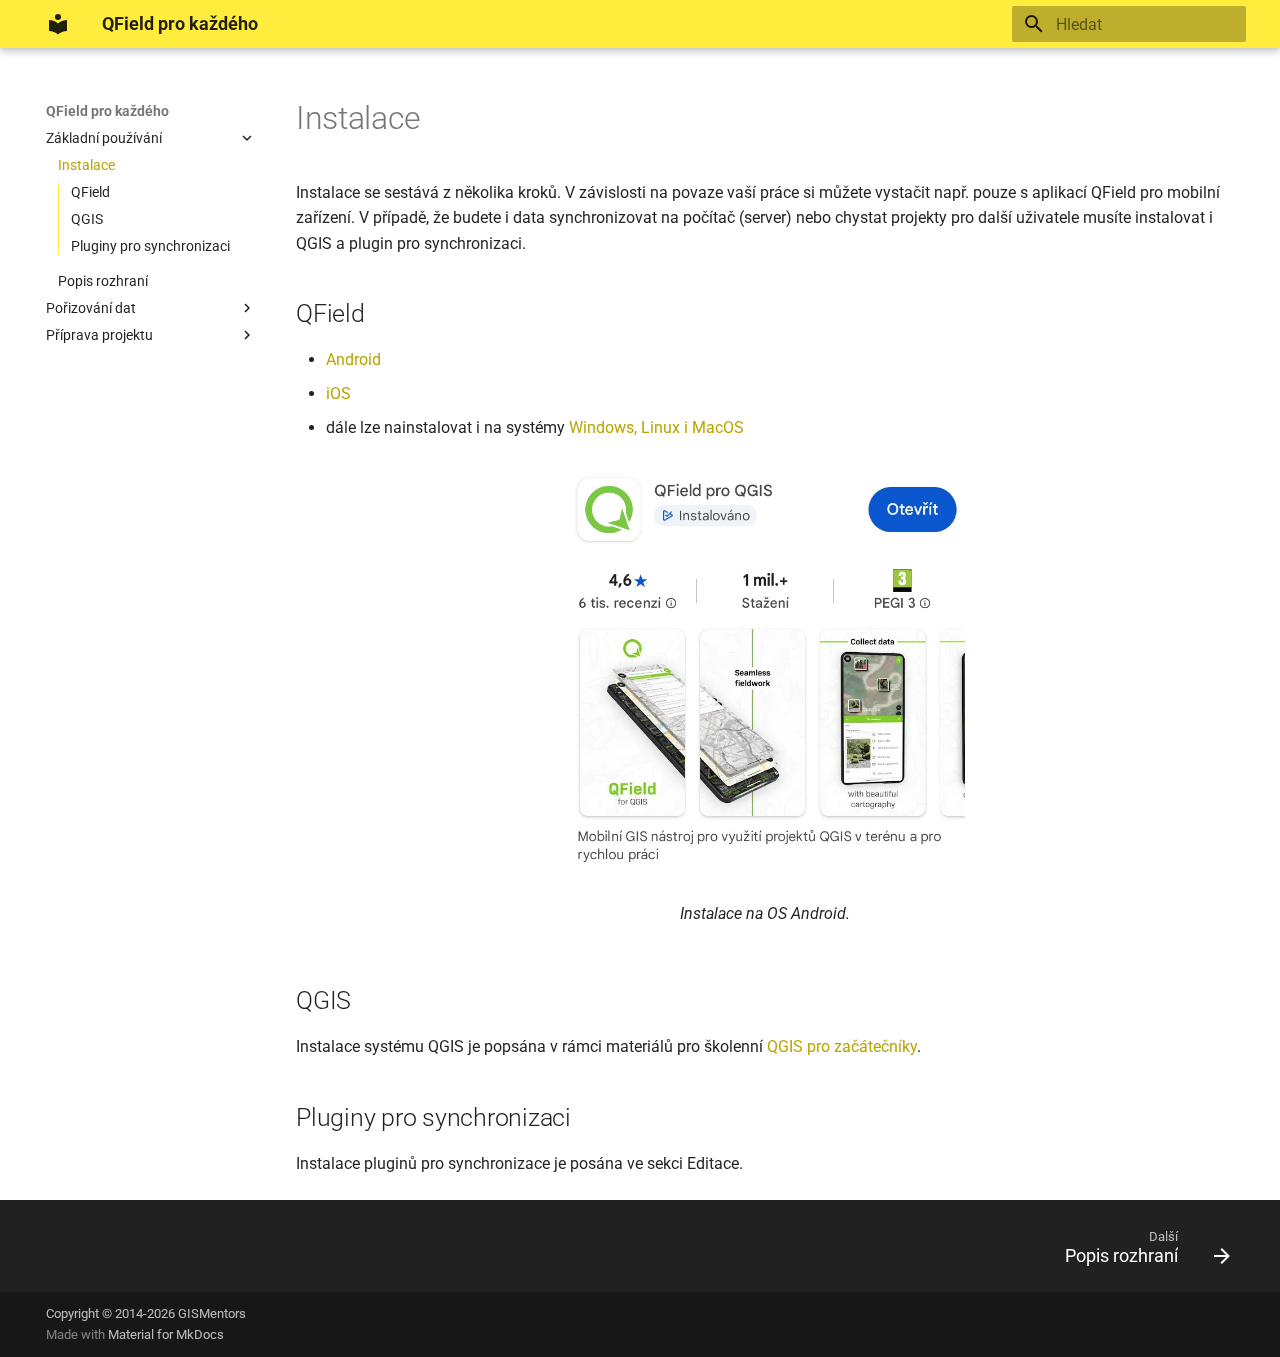
<file: intro/instalace.html>
<!DOCTYPE html><html lang="cs" class="no-js"><head>
    
      <meta charset="utf-8">
      <meta name="viewport" content="width=device-width,initial-scale=1">
      
      
      
        <link rel="canonical" href="https://gismentors.github.io/qfield/intro/instalace.html">
      
      
      
        <link rel="next" href="zakladni_funkce.html">
      
      
        
      
      
      <link rel="icon" href="../assets/images/favicon.png">
      <meta name="generator" content="mkdocs-1.6.1, mkdocs-material-9.7.2">
    
    
      
        <title>Instalace - QField pro každého</title>
      
    
    
      <link rel="stylesheet" href="../assets/stylesheets/main.484c7ddc.min.css">
      
        
        <link rel="stylesheet" href="../assets/stylesheets/palette.ab4e12ef.min.css">
      
      


    
    
      
    
    
      
        
        
        <link rel="preconnect" href="https://fonts.gstatic.com" crossorigin>
        <link rel="stylesheet" href="https://fonts.googleapis.com/css?family=Roboto:300,300i,400,400i,700,700i%7CRoboto+Mono:400,400i,700,700i&amp;display=fallback">
        <style>:root{--md-text-font:"Roboto";--md-code-font:"Roboto Mono"}</style>
      
    
    
      <link rel="stylesheet" href="../stylesheets/extra.css">
    
    <script>__md_scope=new URL("..",location),__md_hash=e=>[...e].reduce(((e,_)=>(e<<5)-e+_.charCodeAt(0)),0),__md_get=(e,_=localStorage,t=__md_scope)=>JSON.parse(_.getItem(t.pathname+"."+e)),__md_set=(e,_,t=localStorage,a=__md_scope)=>{try{t.setItem(a.pathname+"."+e,JSON.stringify(_))}catch(e){}}</script>
    
      

    
    
  <link href="../assets/stylesheets/glightbox.min.css" rel="stylesheet"><script src="../assets/javascripts/glightbox.min.js"></script><style id="glightbox-style">
            html.glightbox-open { overflow: initial; height: 100%; }
            .gslide-title { margin-top: 0px; user-select: text; }
            .gslide-desc { color: #666; user-select: text; }
            .gslide-image img { background: white; }
            .gscrollbar-fixer { padding-right: 15px; }
            .gdesc-inner { font-size: 0.75rem; }
            body[data-md-color-scheme="slate"] .gdesc-inner { background: var(--md-default-bg-color); }
            body[data-md-color-scheme="slate"] .gslide-title { color: var(--md-default-fg-color); }
            body[data-md-color-scheme="slate"] .gslide-desc { color: var(--md-default-fg-color); }
        </style></head>
  
  
    
    
    
    
    
    <body dir="ltr" data-md-color-scheme="default" data-md-color-primary="yellow" data-md-color-accent="indigo">
  
    
    <input class="md-toggle" data-md-toggle="drawer" type="checkbox" id="__drawer" autocomplete="off">
    <input class="md-toggle" data-md-toggle="search" type="checkbox" id="__search" autocomplete="off">
    <label class="md-overlay" for="__drawer"></label>
    <div data-md-component="skip">
      
        
        <a href="#instalace" class="md-skip">
          Přeskočit obsah
        </a>
      
    </div>
    <div data-md-component="announce">
      
    </div>
    
    
      

  

<header class="md-header md-header--shadow" data-md-component="header">
  <nav class="md-header__inner md-grid" aria-label="Záhlaví">
    <a href=".." title="QField pro každého" class="md-header__button md-logo" aria-label="QField pro každého" data-md-component="logo">
      
  
  <svg xmlns="http://www.w3.org/2000/svg" viewBox="0 0 24 24"><path d="M12 8a3 3 0 0 0 3-3 3 3 0 0 0-3-3 3 3 0 0 0-3 3 3 3 0 0 0 3 3m0 3.54C9.64 9.35 6.5 8 3 8v11c3.5 0 6.64 1.35 9 3.54 2.36-2.19 5.5-3.54 9-3.54V8c-3.5 0-6.64 1.35-9 3.54"></path></svg>

    </a>
    <label class="md-header__button md-icon" for="__drawer">
      
      <svg xmlns="http://www.w3.org/2000/svg" viewBox="0 0 24 24"><path d="M3 6h18v2H3zm0 5h18v2H3zm0 5h18v2H3z"></path></svg>
    </label>
    <div class="md-header__title" data-md-component="header-title">
      <div class="md-header__ellipsis">
        <div class="md-header__topic">
          <span class="md-ellipsis">
            QField pro každého
          </span>
        </div>
        <div class="md-header__topic" data-md-component="header-topic">
          <span class="md-ellipsis">
            
              Instalace
            
          </span>
        </div>
      </div>
    </div>
    
      
    
    
    
    
      
      
        <label class="md-header__button md-icon" for="__search">
          
          <svg xmlns="http://www.w3.org/2000/svg" viewBox="0 0 24 24"><path d="M9.5 3A6.5 6.5 0 0 1 16 9.5c0 1.61-.59 3.09-1.56 4.23l.27.27h.79l5 5-1.5 1.5-5-5v-.79l-.27-.27A6.52 6.52 0 0 1 9.5 16 6.5 6.5 0 0 1 3 9.5 6.5 6.5 0 0 1 9.5 3m0 2C7 5 5 7 5 9.5S7 14 9.5 14 14 12 14 9.5 12 5 9.5 5"></path></svg>
        </label>
        <div class="md-search" data-md-component="search" role="dialog">
  <label class="md-search__overlay" for="__search"></label>
  <div class="md-search__inner" role="search">
    <form class="md-search__form" name="search">
      <input type="text" class="md-search__input" name="query" aria-label="Hledat" placeholder="Hledat" autocapitalize="off" autocorrect="off" autocomplete="off" spellcheck="false" data-md-component="search-query" required>
      <label class="md-search__icon md-icon" for="__search">
        
        <svg xmlns="http://www.w3.org/2000/svg" viewBox="0 0 24 24"><path d="M9.5 3A6.5 6.5 0 0 1 16 9.5c0 1.61-.59 3.09-1.56 4.23l.27.27h.79l5 5-1.5 1.5-5-5v-.79l-.27-.27A6.52 6.52 0 0 1 9.5 16 6.5 6.5 0 0 1 3 9.5 6.5 6.5 0 0 1 9.5 3m0 2C7 5 5 7 5 9.5S7 14 9.5 14 14 12 14 9.5 12 5 9.5 5"></path></svg>
        
        <svg xmlns="http://www.w3.org/2000/svg" viewBox="0 0 24 24"><path d="M20 11v2H8l5.5 5.5-1.42 1.42L4.16 12l7.92-7.92L13.5 5.5 8 11z"></path></svg>
      </label>
      <nav class="md-search__options" aria-label="Vyhledávání">
        
        <button type="reset" class="md-search__icon md-icon" title="Vyčistit" aria-label="Vyčistit" tabindex="-1">
          
          <svg xmlns="http://www.w3.org/2000/svg" viewBox="0 0 24 24"><path d="M19 6.41 17.59 5 12 10.59 6.41 5 5 6.41 10.59 12 5 17.59 6.41 19 12 13.41 17.59 19 19 17.59 13.41 12z"></path></svg>
        </button>
      </nav>
      
    </form>
    <div class="md-search__output">
      <div class="md-search__scrollwrap" tabindex="0" data-md-scrollfix>
        <div class="md-search-result" data-md-component="search-result">
          <div class="md-search-result__meta">
            Inicializace vyhledávání
          </div>
          <ol class="md-search-result__list" role="presentation"></ol>
        </div>
      </div>
    </div>
  </div>
</div>
      
    
    
  </nav>
  
</header>
    
    <div class="md-container" data-md-component="container">
      
      
        
          
        
      
      <main class="md-main" data-md-component="main">
        <div class="md-main__inner md-grid">
          
            
              
              <div class="md-sidebar md-sidebar--primary" data-md-component="sidebar" data-md-type="navigation">
                <div class="md-sidebar__scrollwrap">
                  <div class="md-sidebar__inner">
                    



  

<nav class="md-nav md-nav--primary md-nav--integrated" aria-label="Navigace" data-md-level="0">
  <label class="md-nav__title" for="__drawer">
    <a href=".." title="QField pro každého" class="md-nav__button md-logo" aria-label="QField pro každého" data-md-component="logo">
      
  
  <svg xmlns="http://www.w3.org/2000/svg" viewBox="0 0 24 24"><path d="M12 8a3 3 0 0 0 3-3 3 3 0 0 0-3-3 3 3 0 0 0-3 3 3 3 0 0 0 3 3m0 3.54C9.64 9.35 6.5 8 3 8v11c3.5 0 6.64 1.35 9 3.54 2.36-2.19 5.5-3.54 9-3.54V8c-3.5 0-6.64 1.35-9 3.54"></path></svg>

    </a>
    QField pro každého
  </label>
  
  <ul class="md-nav__list" data-md-scrollfix>
    
      
      
  
  
    
  
  
  
    
    
    
    
    
    <li class="md-nav__item md-nav__item--active md-nav__item--nested">
      
        
        
        <input class="md-nav__toggle md-toggle " type="checkbox" id="__nav_1" checked>
        
          
          <label class="md-nav__link" for="__nav_1" id="__nav_1_label" tabindex="0">
            
  
  
  <span class="md-ellipsis">
    
  
    Základní používání
  

    
  </span>
  
  

            <span class="md-nav__icon md-icon"></span>
          </label>
        
        <nav class="md-nav" data-md-level="1" aria-labelledby="__nav_1_label" aria-expanded="true">
          <label class="md-nav__title" for="__nav_1">
            <span class="md-nav__icon md-icon"></span>
            
  
    Základní používání
  

          </label>
          <ul class="md-nav__list" data-md-scrollfix>
            
              
                
  
  
    
  
  
  
    <li class="md-nav__item md-nav__item--active">
      
      <input class="md-nav__toggle md-toggle" type="checkbox" id="__toc">
      
      
        
      
      
        <label class="md-nav__link md-nav__link--active" for="__toc">
          
  
  
  <span class="md-ellipsis">
    
  
    Instalace
  

    
  </span>
  
  

          <span class="md-nav__icon md-icon"></span>
        </label>
      
      <a href="instalace.html" class="md-nav__link md-nav__link--active">
        
  
  
  <span class="md-ellipsis">
    
  
    Instalace
  

    
  </span>
  
  

      </a>
      
        

<nav class="md-nav md-nav--secondary" aria-label="Obsah">
  
  
  
    
  
  
    <label class="md-nav__title" for="__toc">
      <span class="md-nav__icon md-icon"></span>
      Obsah
    </label>
    <ul class="md-nav__list" data-md-component="toc" data-md-scrollfix>
      
        <li class="md-nav__item">
  <a href="#qfield" class="md-nav__link">
    <span class="md-ellipsis">
      
        QField
      
    </span>
  </a>
  
</li>
      
        <li class="md-nav__item">
  <a href="#qgis" class="md-nav__link">
    <span class="md-ellipsis">
      
        QGIS
      
    </span>
  </a>
  
</li>
      
        <li class="md-nav__item">
  <a href="#pluginy-pro-synchronizaci" class="md-nav__link">
    <span class="md-ellipsis">
      
        Pluginy pro synchronizaci
      
    </span>
  </a>
  
</li>
      
    </ul>
  
</nav>
      
    </li>
  

              
            
              
                
  
  
  
  
    <li class="md-nav__item">
      <a href="zakladni_funkce.html" class="md-nav__link">
        
  
  
  <span class="md-ellipsis">
    
  
    Popis rozhraní
  

    
  </span>
  
  

      </a>
    </li>
  

              
            
          </ul>
        </nav>
      
    </li>
  

    
      
      
  
  
  
  
    
    
    
    
    
    <li class="md-nav__item md-nav__item--nested">
      
        
        
        <input class="md-nav__toggle md-toggle " type="checkbox" id="__nav_2">
        
          
          <label class="md-nav__link" for="__nav_2" id="__nav_2_label" tabindex="0">
            
  
  
  <span class="md-ellipsis">
    
  
    Pořizování dat
  

    
  </span>
  
  

            <span class="md-nav__icon md-icon"></span>
          </label>
        
        <nav class="md-nav" data-md-level="1" aria-labelledby="__nav_2_label" aria-expanded="false">
          <label class="md-nav__title" for="__nav_2">
            <span class="md-nav__icon md-icon"></span>
            
  
    Pořizování dat
  

          </label>
          <ul class="md-nav__list" data-md-scrollfix>
            
              
                
  
  
  
  
    <li class="md-nav__item">
      <a href="../editace/editace.html" class="md-nav__link">
        
  
  
  <span class="md-ellipsis">
    
  
    Editace
  

    
  </span>
  
  

      </a>
    </li>
  

              
            
              
                
  
  
  
  
    <li class="md-nav__item">
      <a href="../editace/synchronizace.html" class="md-nav__link">
        
  
  
  <span class="md-ellipsis">
    
  
    Synchronizace
  

    
  </span>
  
  

      </a>
    </li>
  

              
            
          </ul>
        </nav>
      
    </li>
  

    
      
      
  
  
  
  
    
    
    
    
    
    <li class="md-nav__item md-nav__item--nested">
      
        
        
        <input class="md-nav__toggle md-toggle " type="checkbox" id="__nav_3">
        
          
          <label class="md-nav__link" for="__nav_3" id="__nav_3_label" tabindex="0">
            
  
  
  <span class="md-ellipsis">
    
  
    Příprava projektu
  

    
  </span>
  
  

            <span class="md-nav__icon md-icon"></span>
          </label>
        
        <nav class="md-nav" data-md-level="1" aria-labelledby="__nav_3_label" aria-expanded="false">
          <label class="md-nav__title" for="__nav_3">
            <span class="md-nav__icon md-icon"></span>
            
  
    Příprava projektu
  

          </label>
          <ul class="md-nav__list" data-md-scrollfix>
            
              
                
  
  
  
  
    <li class="md-nav__item">
      <a href="../projekt/formulare.html" class="md-nav__link">
        
  
  
  <span class="md-ellipsis">
    
  
    Formuláře
  

    
  </span>
  
  

      </a>
    </li>
  

              
            
          </ul>
        </nav>
      
    </li>
  

    
  </ul>
</nav>
                  </div>
                </div>
              </div>
            
            
          
          
            <div class="md-content" data-md-component="content">
              
              <article class="md-content__inner md-typeset">
                
                  



<h1 id="instalace">Instalace</h1>
<p>Instalace se sestává z několika kroků. V závislosti na povaze vaší práce
si můžete vystačit např. pouze s aplikací QField pro mobilní zařízení.
V případě, že budete i data synchronizovat na počítač (server) nebo
chystat projekty pro další uživatele musíte instalovat i QGIS a plugin 
pro synchronizaci.</p>
<h2 id="qfield">QField</h2>
<ul>
<li><a href="https://play.google.com/store/apps/details?id=ch.opengis.qfield" target="_blank">Android</a></li>
<li><a href="https://apps.apple.com/app/qfield-for-qgis/id1531726814" target="_blank">iOS</a></li>
<li>dále lze nainstalovat i na systémy <a href="https://docs.qfield.org/getstarted/" target="_blank">Windows, Linux i MacOS</a></li>
</ul>
<div id="install">

<figure>
<a class="glightbox" data-type="image" data-width="auto" data-height="auto" href="images/install_android.jpg" data-desc-position="bottom"><img src="images/install_android.jpg" alt="install android" class="img-small"></a>
<figcaption>Instalace na OS Android.</figcaption>
</figure>

</div>

<h2 id="qgis">QGIS</h2>
<p>Instalace systému QGIS je popsána v rámci 
materiálů pro školenní <a href="https://gismentors.github.io/qgis-zacatecnik/instalace/index.html" target="_blank">QGIS pro začátečníky</a>.</p>
<h2 id="pluginy-pro-synchronizaci">Pluginy pro synchronizaci</h2>
<p>Instalace pluginů pro synchronizace je posána ve sekci Editace.</p>












                
              </article>
            </div>
          
          
<script>var target=document.getElementById(location.hash.slice(1));target&&target.name&&(target.checked=target.name.startsWith("__tabbed_"))</script>
        </div>
        
      </main>
      
        <footer class="md-footer">
  
    
      
      <nav class="md-footer__inner md-grid" aria-label="Zápatí">
        
        
          
          <a href="zakladni_funkce.html" class="md-footer__link md-footer__link--next" aria-label="Další: Popis rozhraní">
            <div class="md-footer__title">
              <span class="md-footer__direction">
                Další
              </span>
              <div class="md-ellipsis">
                Popis rozhraní
              </div>
            </div>
            <div class="md-footer__button md-icon">
              
              <svg xmlns="http://www.w3.org/2000/svg" viewBox="0 0 24 24"><path d="M4 11v2h12l-5.5 5.5 1.42 1.42L19.84 12l-7.92-7.92L10.5 5.5 16 11z"></path></svg>
            </div>
          </a>
        
      </nav>
    
  
  <div class="md-footer-meta md-typeset">
    <div class="md-footer-meta__inner md-grid">
      <div class="md-copyright">
  
    <div class="md-copyright__highlight">
      Copyright © 2014-2026 GISMentors
    </div>
  
  
    Made with
    <a href="https://squidfunk.github.io/mkdocs-material/" target="_blank" rel="noopener">
      Material for MkDocs
    </a>
  
</div>
      
    </div>
  </div>
</footer>
      
    </div>
    <div class="md-dialog" data-md-component="dialog">
      <div class="md-dialog__inner md-typeset"></div>
    </div>
    
    
    
      
      
      <script id="__config" type="application/json">{"annotate": null, "base": "..", "features": ["content.code.copy", "navigation.footer", "toc.integrate"], "search": "../assets/javascripts/workers/search.2c215733.min.js", "tags": null, "translations": {"clipboard.copied": "Zkop\u00edrov\u00e1no do schr\u00e1nky", "clipboard.copy": "Kop\u00edrovat do schr\u00e1nky", "search.result.more.one": "1 dal\u0161\u00ed na t\u00e9to str\u00e1nce", "search.result.more.other": "# v\u00edce na t\u00e9to str\u00e1nce", "search.result.none": "Nenalezeny \u017e\u00e1dn\u00e9 dokumenty", "search.result.one": "Nalezen\u00fd dokument: 1", "search.result.other": "Nalezen\u00e9 dokumenty: #", "search.result.placeholder": "Pi\u0161te co se m\u00e1 vyhledat", "search.result.term.missing": "Chyb\u011bj\u00edc\u00ed", "select.version": "Vyberte verzi"}, "version": null}</script>
    
    
      <script src="../assets/javascripts/bundle.79ae519e.min.js"></script>
      
    
  
<script id="init-glightbox">const lightbox = GLightbox({"touchNavigation": true, "loop": false, "zoomable": true, "draggable": true, "openEffect": "zoom", "closeEffect": "zoom", "slideEffect": "slide"});
document$.subscribe(()=>{ lightbox.reload(); });
</script></body></html>
</file>
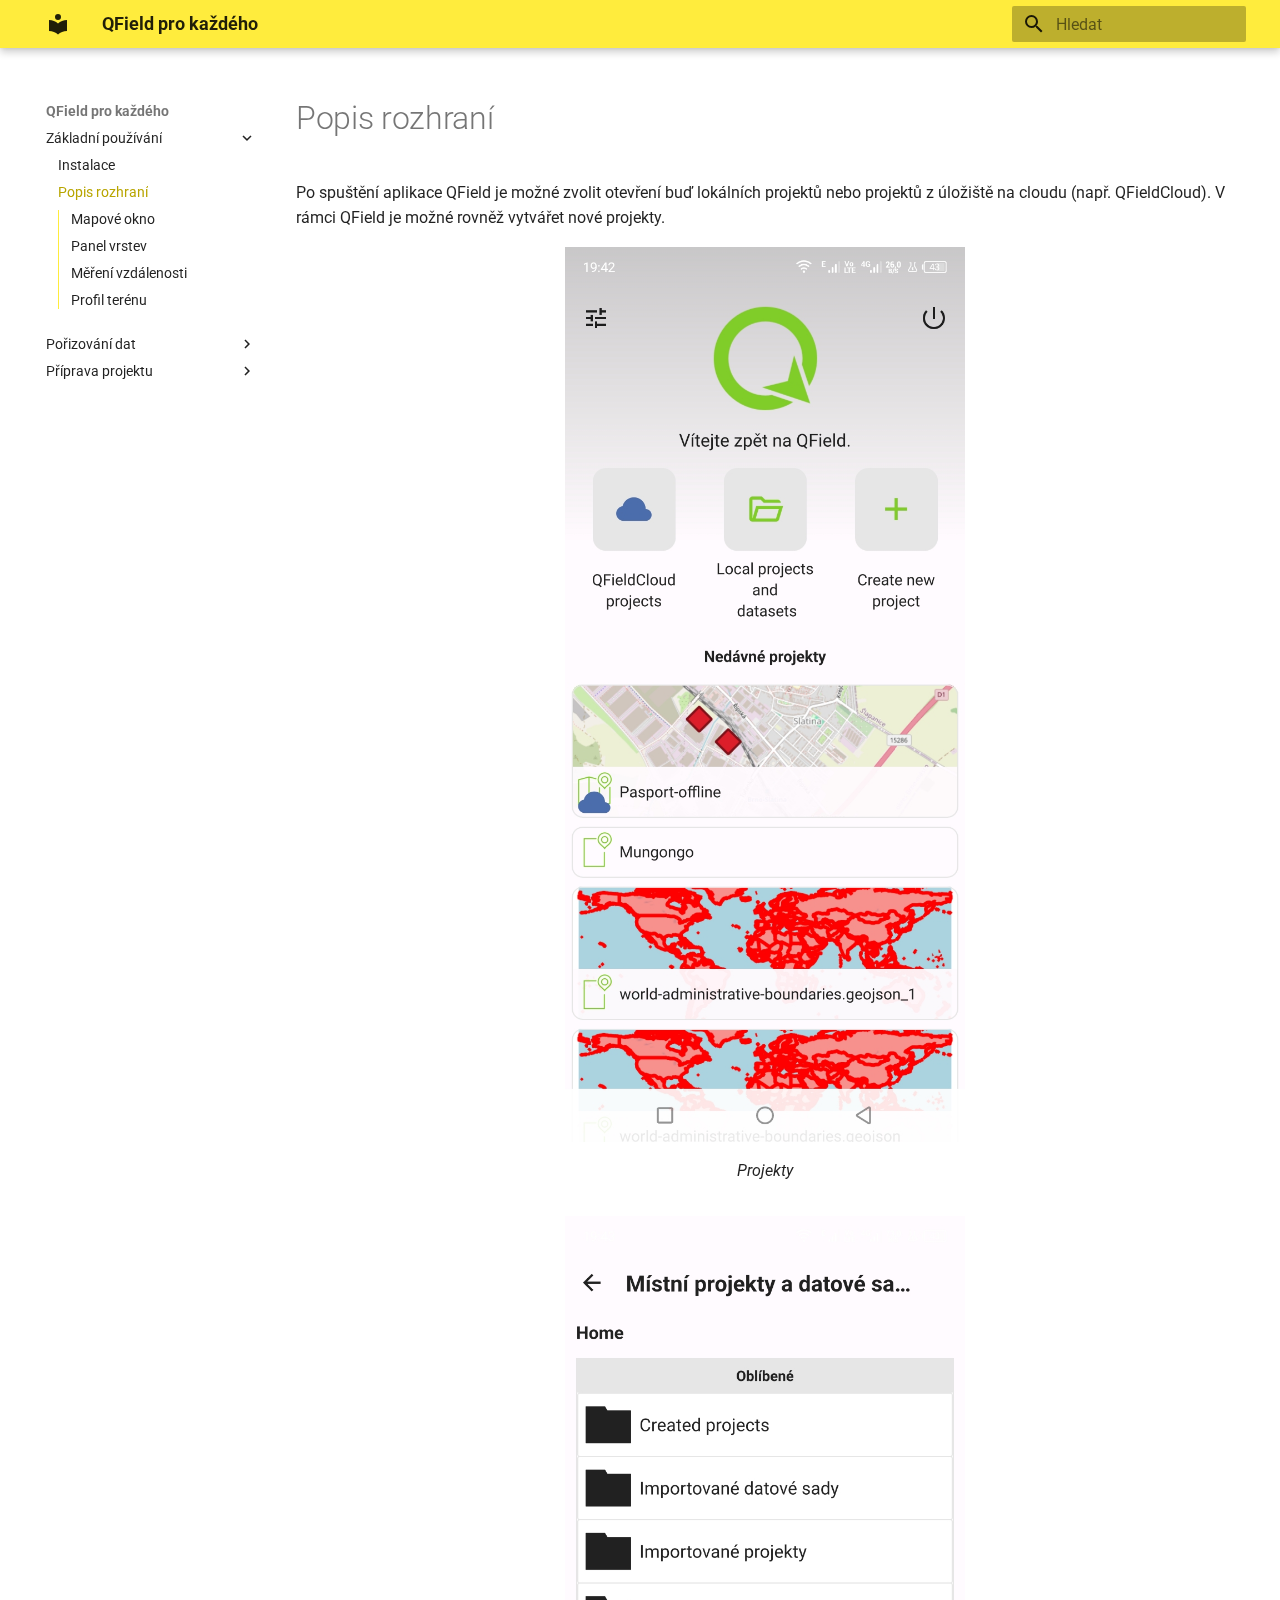
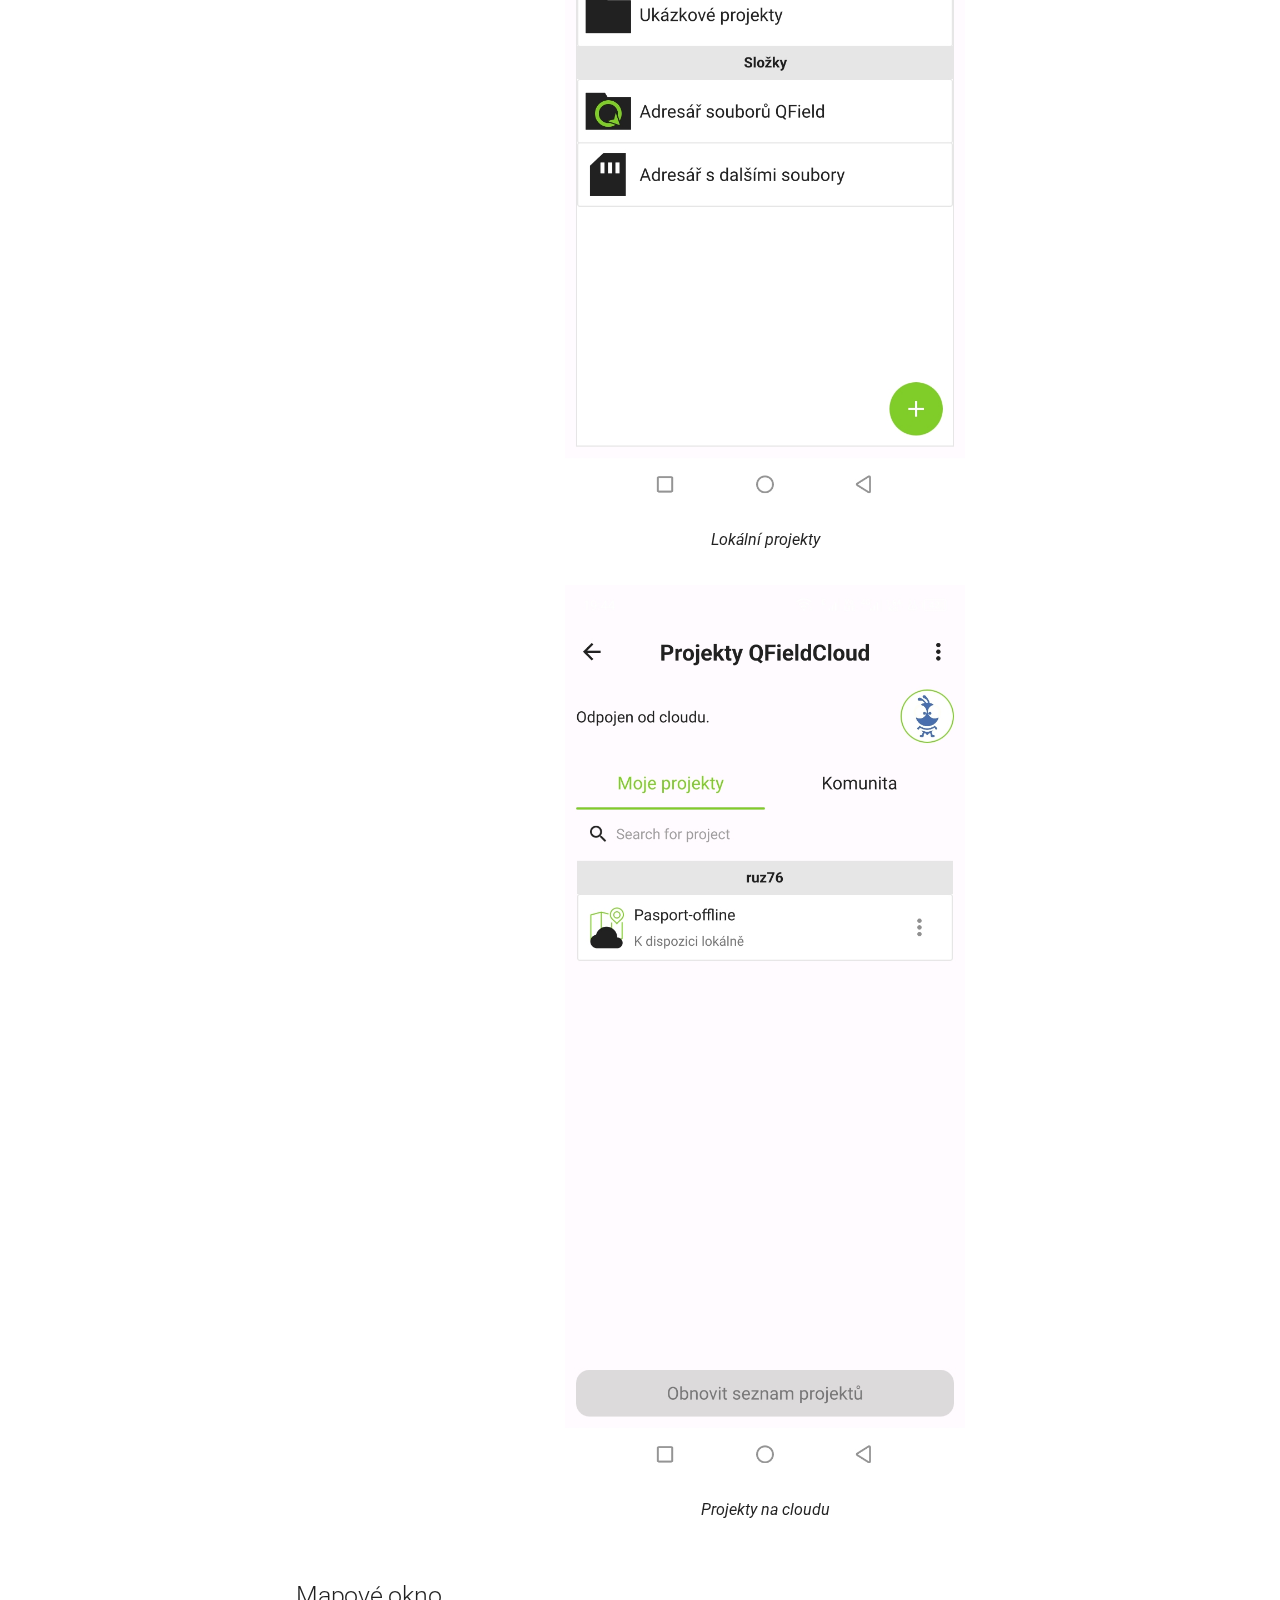
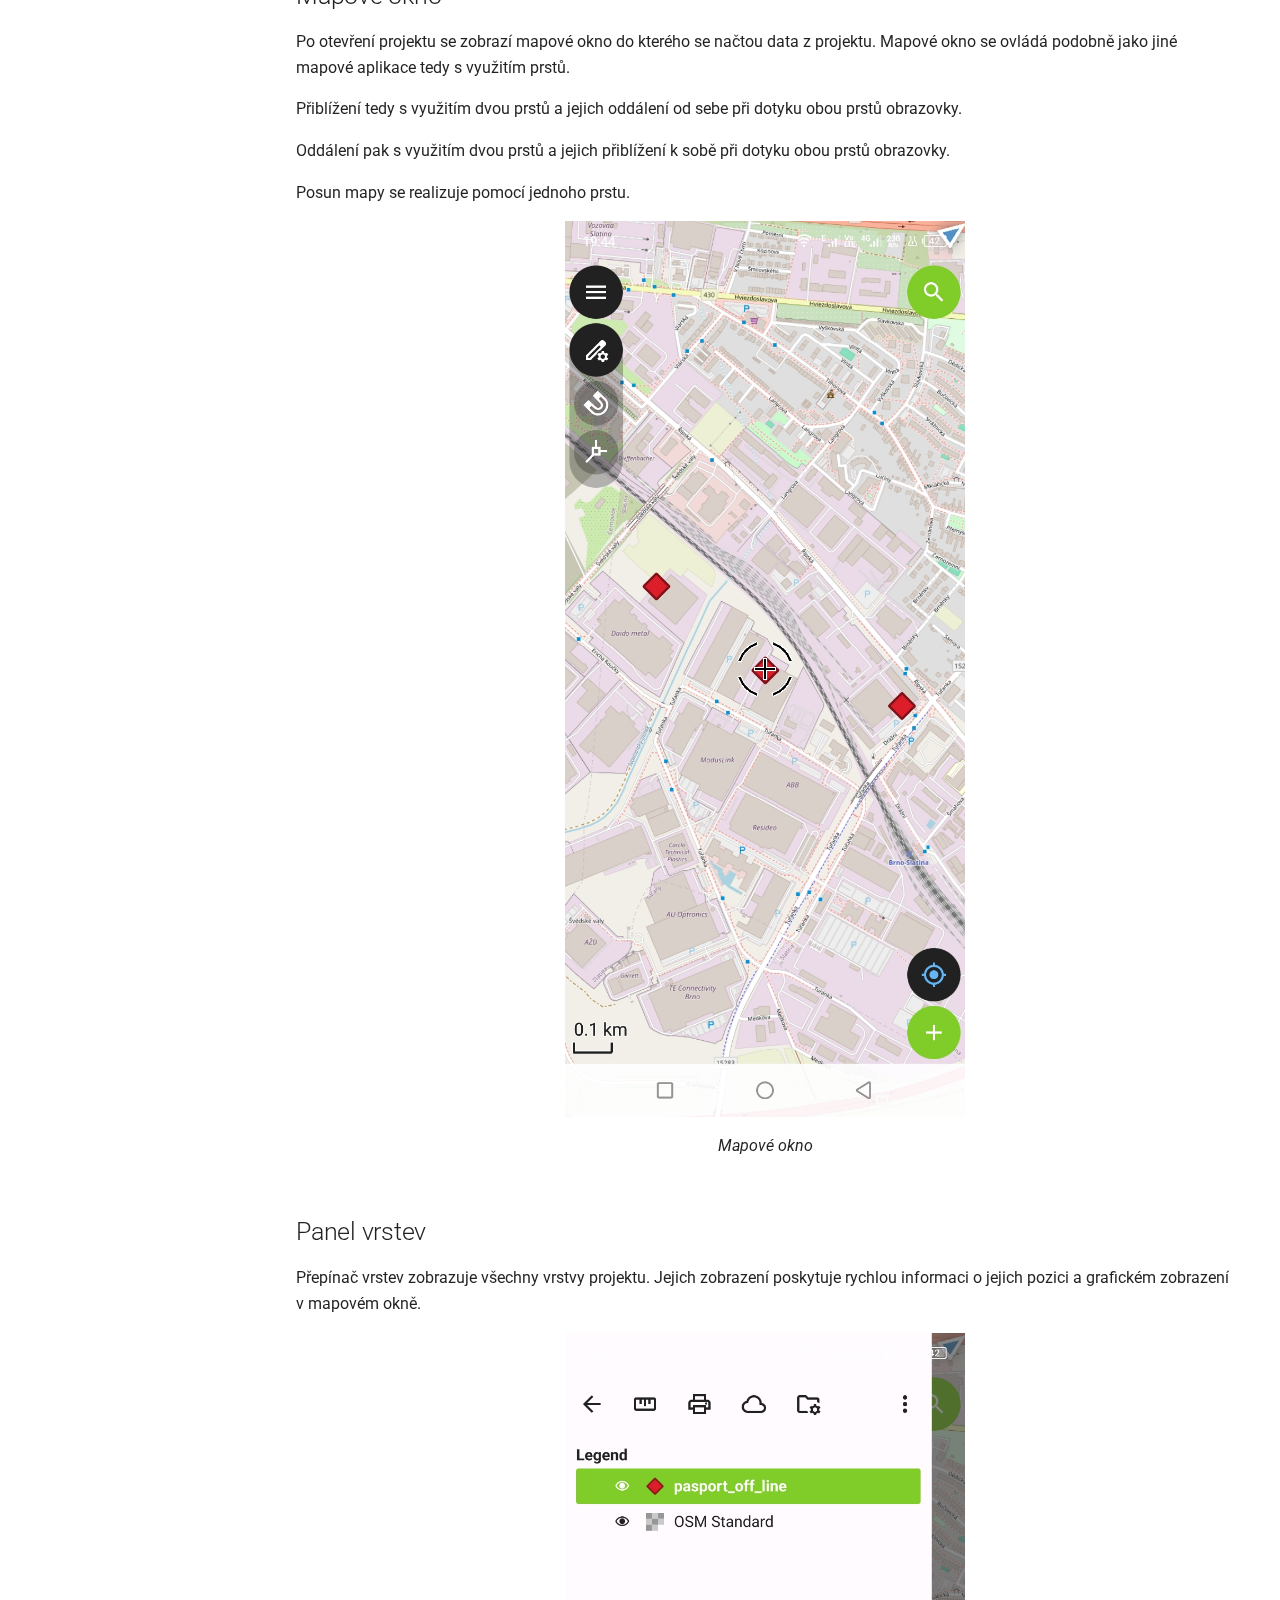
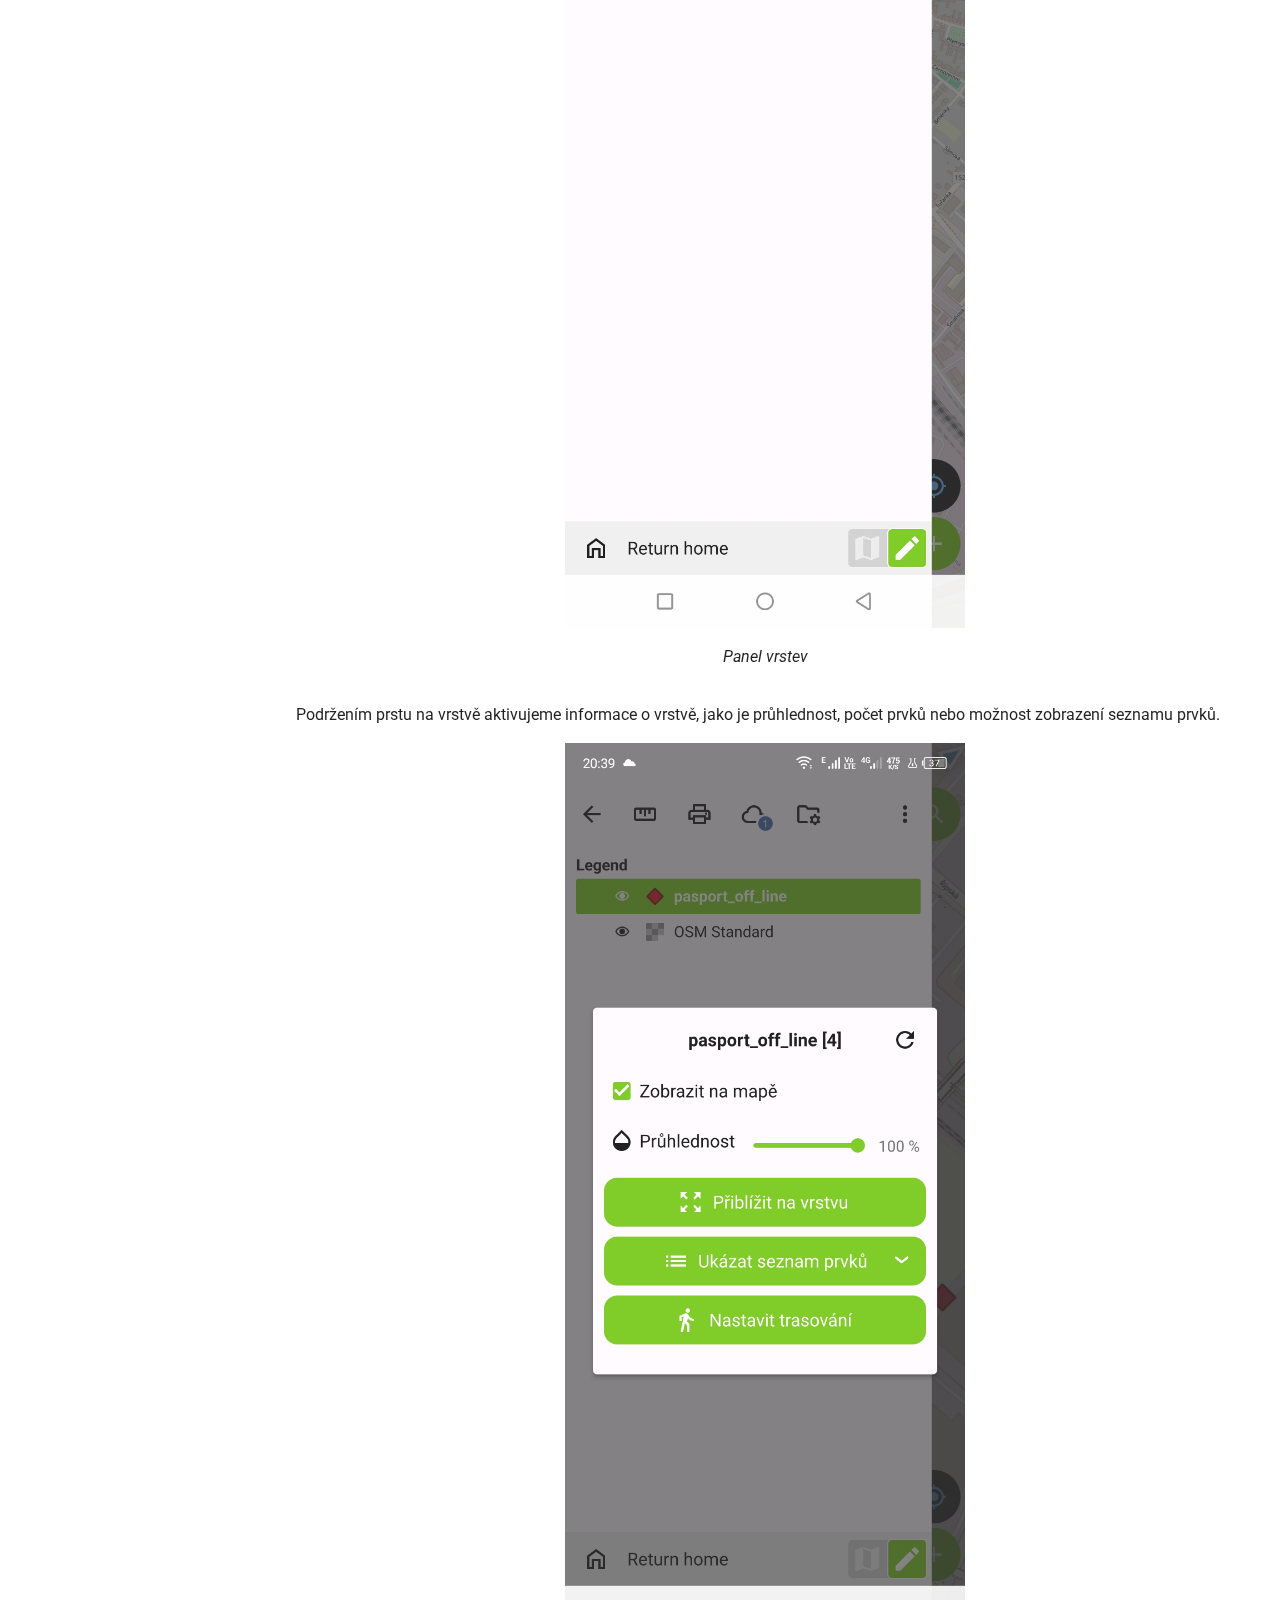
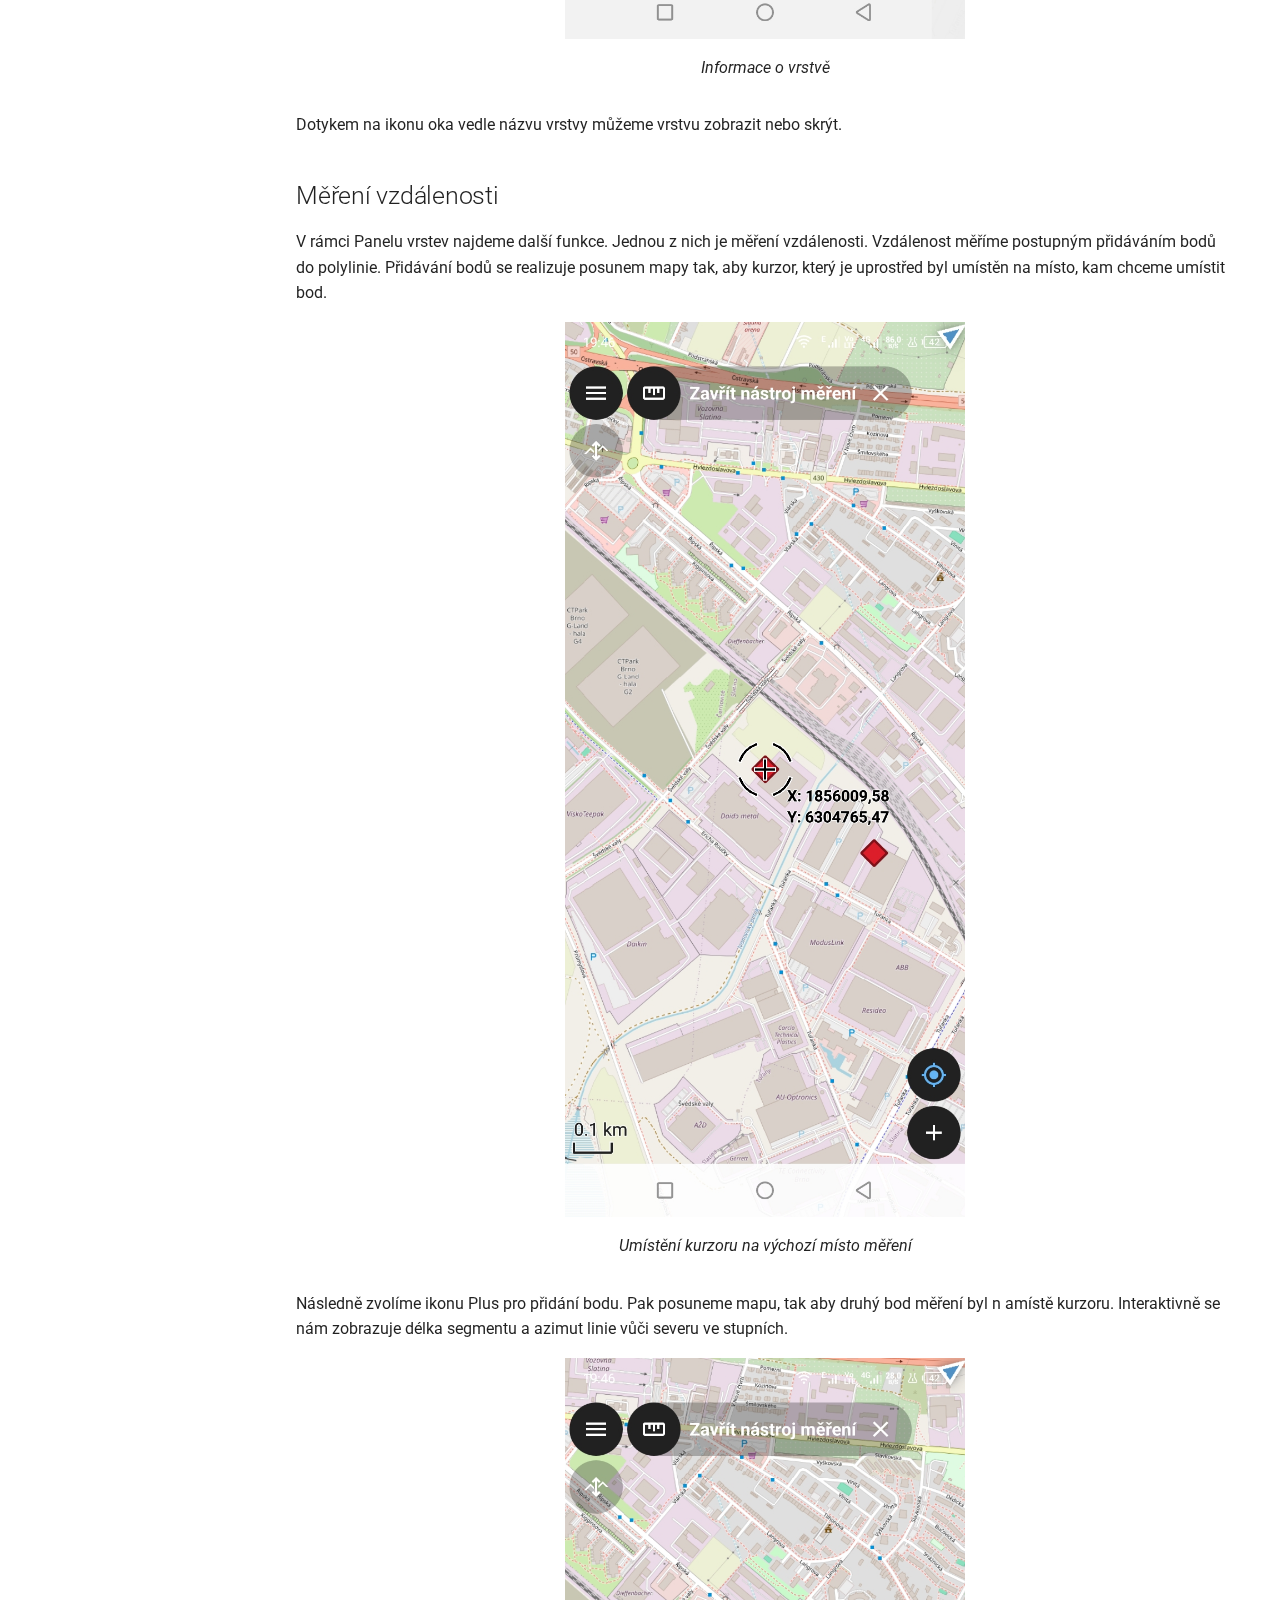
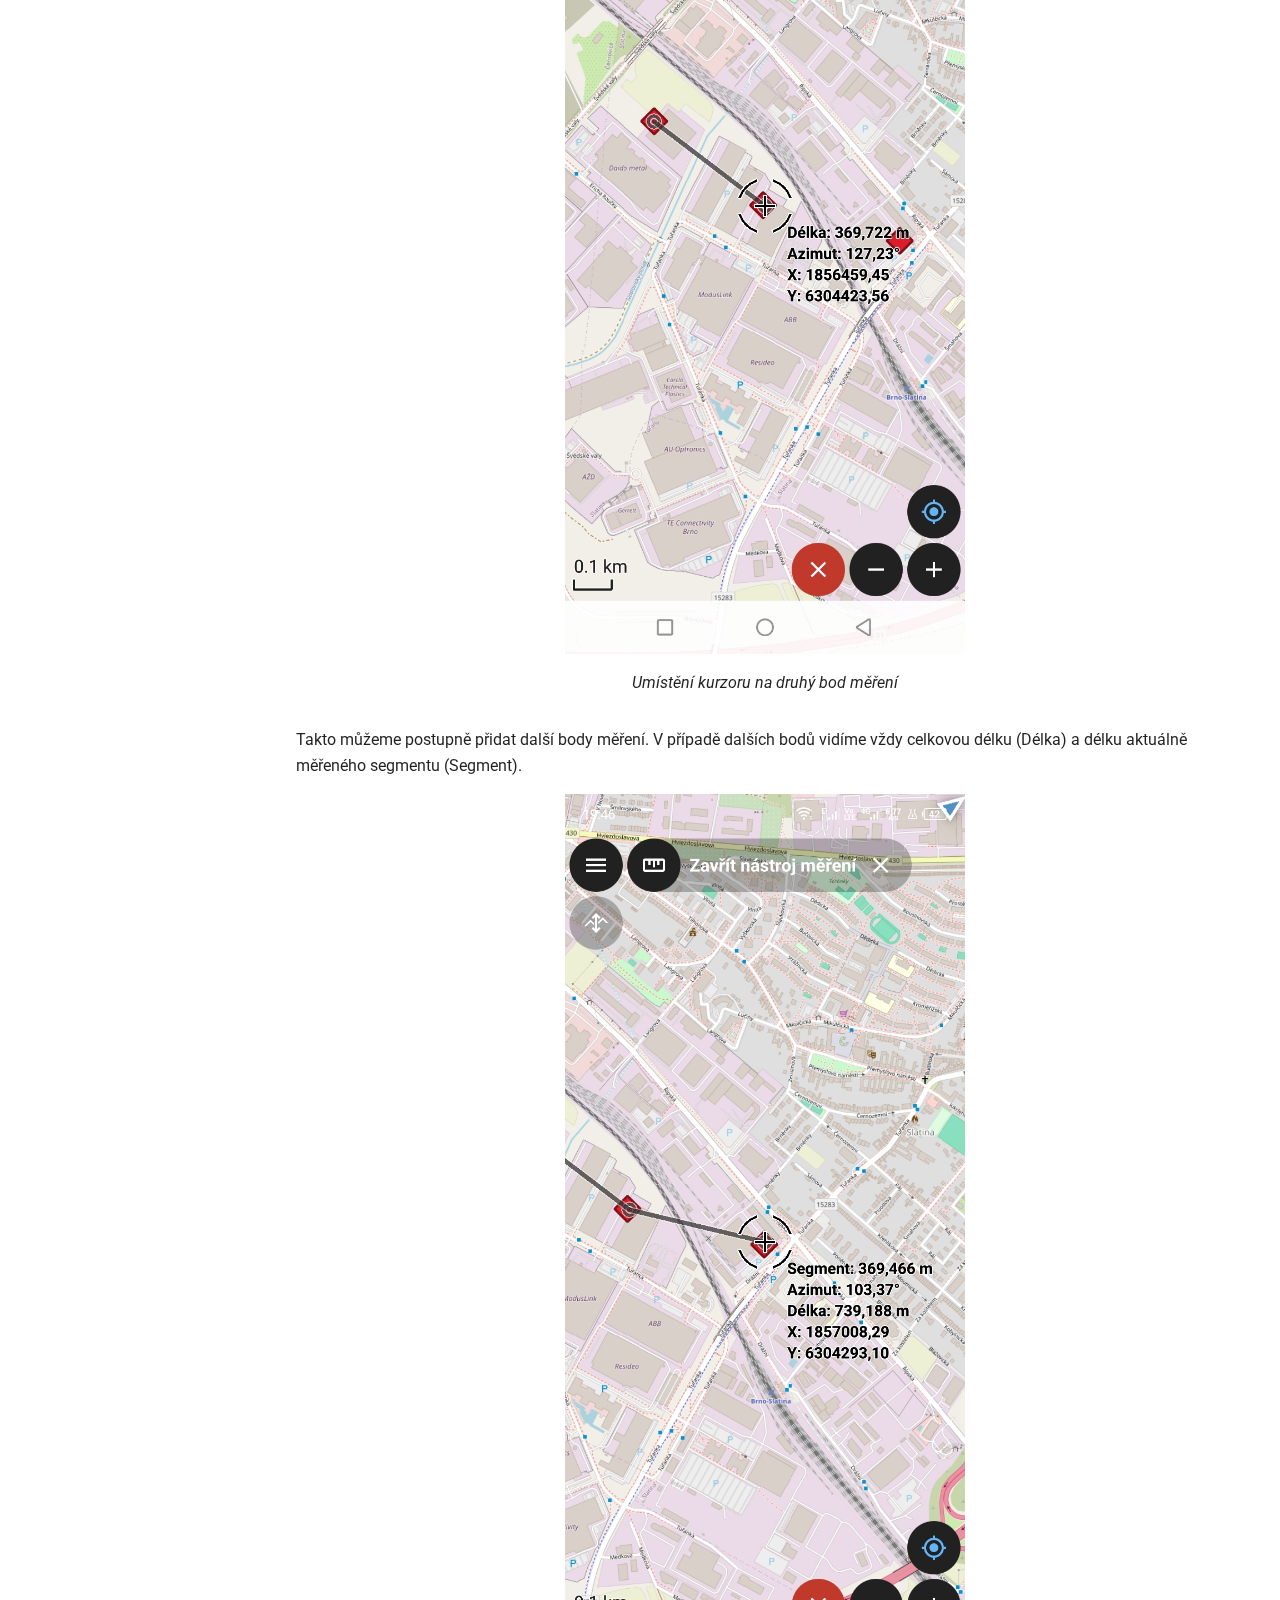
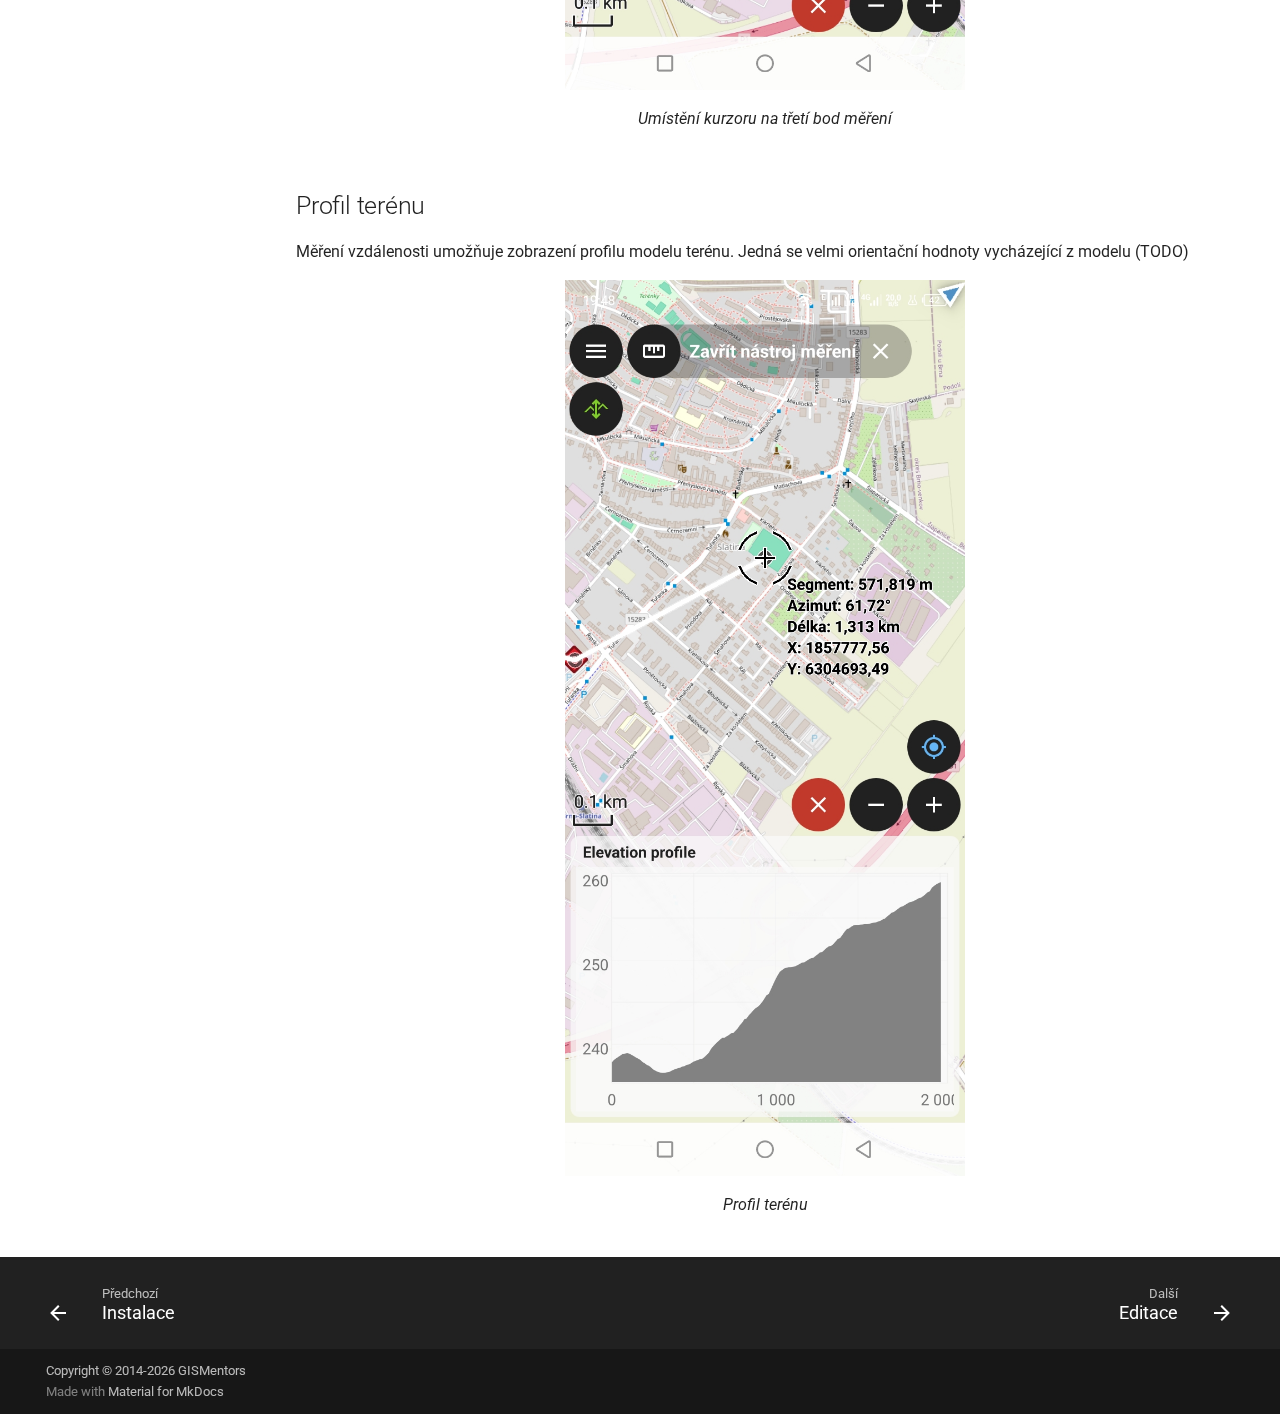
<file: intro/zakladni_funkce.html>
<!DOCTYPE html><html lang="cs" class="no-js"><head>
    
      <meta charset="utf-8">
      <meta name="viewport" content="width=device-width,initial-scale=1">
      
      
      
        <link rel="canonical" href="https://gismentors.github.io/qfield/intro/zakladni_funkce.html">
      
      
        <link rel="prev" href="instalace.html">
      
      
        <link rel="next" href="../editace/editace.html">
      
      
        
      
      
      <link rel="icon" href="../assets/images/favicon.png">
      <meta name="generator" content="mkdocs-1.6.1, mkdocs-material-9.7.2">
    
    
      
        <title>Popis rozhraní - QField pro každého</title>
      
    
    
      <link rel="stylesheet" href="../assets/stylesheets/main.484c7ddc.min.css">
      
        
        <link rel="stylesheet" href="../assets/stylesheets/palette.ab4e12ef.min.css">
      
      


    
    
      
    
    
      
        
        
        <link rel="preconnect" href="https://fonts.gstatic.com" crossorigin>
        <link rel="stylesheet" href="https://fonts.googleapis.com/css?family=Roboto:300,300i,400,400i,700,700i%7CRoboto+Mono:400,400i,700,700i&amp;display=fallback">
        <style>:root{--md-text-font:"Roboto";--md-code-font:"Roboto Mono"}</style>
      
    
    
      <link rel="stylesheet" href="../stylesheets/extra.css">
    
    <script>__md_scope=new URL("..",location),__md_hash=e=>[...e].reduce(((e,_)=>(e<<5)-e+_.charCodeAt(0)),0),__md_get=(e,_=localStorage,t=__md_scope)=>JSON.parse(_.getItem(t.pathname+"."+e)),__md_set=(e,_,t=localStorage,a=__md_scope)=>{try{t.setItem(a.pathname+"."+e,JSON.stringify(_))}catch(e){}}</script>
    
      

    
    
  <link href="../assets/stylesheets/glightbox.min.css" rel="stylesheet"><script src="../assets/javascripts/glightbox.min.js"></script><style id="glightbox-style">
            html.glightbox-open { overflow: initial; height: 100%; }
            .gslide-title { margin-top: 0px; user-select: text; }
            .gslide-desc { color: #666; user-select: text; }
            .gslide-image img { background: white; }
            .gscrollbar-fixer { padding-right: 15px; }
            .gdesc-inner { font-size: 0.75rem; }
            body[data-md-color-scheme="slate"] .gdesc-inner { background: var(--md-default-bg-color); }
            body[data-md-color-scheme="slate"] .gslide-title { color: var(--md-default-fg-color); }
            body[data-md-color-scheme="slate"] .gslide-desc { color: var(--md-default-fg-color); }
        </style></head>
  
  
    
    
    
    
    
    <body dir="ltr" data-md-color-scheme="default" data-md-color-primary="yellow" data-md-color-accent="indigo">
  
    
    <input class="md-toggle" data-md-toggle="drawer" type="checkbox" id="__drawer" autocomplete="off">
    <input class="md-toggle" data-md-toggle="search" type="checkbox" id="__search" autocomplete="off">
    <label class="md-overlay" for="__drawer"></label>
    <div data-md-component="skip">
      
        
        <a href="#popis-rozhrani" class="md-skip">
          Přeskočit obsah
        </a>
      
    </div>
    <div data-md-component="announce">
      
    </div>
    
    
      

  

<header class="md-header md-header--shadow" data-md-component="header">
  <nav class="md-header__inner md-grid" aria-label="Záhlaví">
    <a href=".." title="QField pro každého" class="md-header__button md-logo" aria-label="QField pro každého" data-md-component="logo">
      
  
  <svg xmlns="http://www.w3.org/2000/svg" viewBox="0 0 24 24"><path d="M12 8a3 3 0 0 0 3-3 3 3 0 0 0-3-3 3 3 0 0 0-3 3 3 3 0 0 0 3 3m0 3.54C9.64 9.35 6.5 8 3 8v11c3.5 0 6.64 1.35 9 3.54 2.36-2.19 5.5-3.54 9-3.54V8c-3.5 0-6.64 1.35-9 3.54"></path></svg>

    </a>
    <label class="md-header__button md-icon" for="__drawer">
      
      <svg xmlns="http://www.w3.org/2000/svg" viewBox="0 0 24 24"><path d="M3 6h18v2H3zm0 5h18v2H3zm0 5h18v2H3z"></path></svg>
    </label>
    <div class="md-header__title" data-md-component="header-title">
      <div class="md-header__ellipsis">
        <div class="md-header__topic">
          <span class="md-ellipsis">
            QField pro každého
          </span>
        </div>
        <div class="md-header__topic" data-md-component="header-topic">
          <span class="md-ellipsis">
            
              Popis rozhraní
            
          </span>
        </div>
      </div>
    </div>
    
      
    
    
    
    
      
      
        <label class="md-header__button md-icon" for="__search">
          
          <svg xmlns="http://www.w3.org/2000/svg" viewBox="0 0 24 24"><path d="M9.5 3A6.5 6.5 0 0 1 16 9.5c0 1.61-.59 3.09-1.56 4.23l.27.27h.79l5 5-1.5 1.5-5-5v-.79l-.27-.27A6.52 6.52 0 0 1 9.5 16 6.5 6.5 0 0 1 3 9.5 6.5 6.5 0 0 1 9.5 3m0 2C7 5 5 7 5 9.5S7 14 9.5 14 14 12 14 9.5 12 5 9.5 5"></path></svg>
        </label>
        <div class="md-search" data-md-component="search" role="dialog">
  <label class="md-search__overlay" for="__search"></label>
  <div class="md-search__inner" role="search">
    <form class="md-search__form" name="search">
      <input type="text" class="md-search__input" name="query" aria-label="Hledat" placeholder="Hledat" autocapitalize="off" autocorrect="off" autocomplete="off" spellcheck="false" data-md-component="search-query" required>
      <label class="md-search__icon md-icon" for="__search">
        
        <svg xmlns="http://www.w3.org/2000/svg" viewBox="0 0 24 24"><path d="M9.5 3A6.5 6.5 0 0 1 16 9.5c0 1.61-.59 3.09-1.56 4.23l.27.27h.79l5 5-1.5 1.5-5-5v-.79l-.27-.27A6.52 6.52 0 0 1 9.5 16 6.5 6.5 0 0 1 3 9.5 6.5 6.5 0 0 1 9.5 3m0 2C7 5 5 7 5 9.5S7 14 9.5 14 14 12 14 9.5 12 5 9.5 5"></path></svg>
        
        <svg xmlns="http://www.w3.org/2000/svg" viewBox="0 0 24 24"><path d="M20 11v2H8l5.5 5.5-1.42 1.42L4.16 12l7.92-7.92L13.5 5.5 8 11z"></path></svg>
      </label>
      <nav class="md-search__options" aria-label="Vyhledávání">
        
        <button type="reset" class="md-search__icon md-icon" title="Vyčistit" aria-label="Vyčistit" tabindex="-1">
          
          <svg xmlns="http://www.w3.org/2000/svg" viewBox="0 0 24 24"><path d="M19 6.41 17.59 5 12 10.59 6.41 5 5 6.41 10.59 12 5 17.59 6.41 19 12 13.41 17.59 19 19 17.59 13.41 12z"></path></svg>
        </button>
      </nav>
      
    </form>
    <div class="md-search__output">
      <div class="md-search__scrollwrap" tabindex="0" data-md-scrollfix>
        <div class="md-search-result" data-md-component="search-result">
          <div class="md-search-result__meta">
            Inicializace vyhledávání
          </div>
          <ol class="md-search-result__list" role="presentation"></ol>
        </div>
      </div>
    </div>
  </div>
</div>
      
    
    
  </nav>
  
</header>
    
    <div class="md-container" data-md-component="container">
      
      
        
          
        
      
      <main class="md-main" data-md-component="main">
        <div class="md-main__inner md-grid">
          
            
              
              <div class="md-sidebar md-sidebar--primary" data-md-component="sidebar" data-md-type="navigation">
                <div class="md-sidebar__scrollwrap">
                  <div class="md-sidebar__inner">
                    



  

<nav class="md-nav md-nav--primary md-nav--integrated" aria-label="Navigace" data-md-level="0">
  <label class="md-nav__title" for="__drawer">
    <a href=".." title="QField pro každého" class="md-nav__button md-logo" aria-label="QField pro každého" data-md-component="logo">
      
  
  <svg xmlns="http://www.w3.org/2000/svg" viewBox="0 0 24 24"><path d="M12 8a3 3 0 0 0 3-3 3 3 0 0 0-3-3 3 3 0 0 0-3 3 3 3 0 0 0 3 3m0 3.54C9.64 9.35 6.5 8 3 8v11c3.5 0 6.64 1.35 9 3.54 2.36-2.19 5.5-3.54 9-3.54V8c-3.5 0-6.64 1.35-9 3.54"></path></svg>

    </a>
    QField pro každého
  </label>
  
  <ul class="md-nav__list" data-md-scrollfix>
    
      
      
  
  
    
  
  
  
    
    
    
    
    
    <li class="md-nav__item md-nav__item--active md-nav__item--nested">
      
        
        
        <input class="md-nav__toggle md-toggle " type="checkbox" id="__nav_1" checked>
        
          
          <label class="md-nav__link" for="__nav_1" id="__nav_1_label" tabindex="0">
            
  
  
  <span class="md-ellipsis">
    
  
    Základní používání
  

    
  </span>
  
  

            <span class="md-nav__icon md-icon"></span>
          </label>
        
        <nav class="md-nav" data-md-level="1" aria-labelledby="__nav_1_label" aria-expanded="true">
          <label class="md-nav__title" for="__nav_1">
            <span class="md-nav__icon md-icon"></span>
            
  
    Základní používání
  

          </label>
          <ul class="md-nav__list" data-md-scrollfix>
            
              
                
  
  
  
  
    <li class="md-nav__item">
      <a href="instalace.html" class="md-nav__link">
        
  
  
  <span class="md-ellipsis">
    
  
    Instalace
  

    
  </span>
  
  

      </a>
    </li>
  

              
            
              
                
  
  
    
  
  
  
    <li class="md-nav__item md-nav__item--active">
      
      <input class="md-nav__toggle md-toggle" type="checkbox" id="__toc">
      
      
        
      
      
        <label class="md-nav__link md-nav__link--active" for="__toc">
          
  
  
  <span class="md-ellipsis">
    
  
    Popis rozhraní
  

    
  </span>
  
  

          <span class="md-nav__icon md-icon"></span>
        </label>
      
      <a href="zakladni_funkce.html" class="md-nav__link md-nav__link--active">
        
  
  
  <span class="md-ellipsis">
    
  
    Popis rozhraní
  

    
  </span>
  
  

      </a>
      
        

<nav class="md-nav md-nav--secondary" aria-label="Obsah">
  
  
  
    
  
  
    <label class="md-nav__title" for="__toc">
      <span class="md-nav__icon md-icon"></span>
      Obsah
    </label>
    <ul class="md-nav__list" data-md-component="toc" data-md-scrollfix>
      
        <li class="md-nav__item">
  <a href="#mapove-okno" class="md-nav__link">
    <span class="md-ellipsis">
      
        Mapové okno
      
    </span>
  </a>
  
</li>
      
        <li class="md-nav__item">
  <a href="#panel-vrstev" class="md-nav__link">
    <span class="md-ellipsis">
      
        Panel vrstev
      
    </span>
  </a>
  
</li>
      
        <li class="md-nav__item">
  <a href="#mereni-vzdalenosti" class="md-nav__link">
    <span class="md-ellipsis">
      
        Měření vzdálenosti
      
    </span>
  </a>
  
</li>
      
        <li class="md-nav__item">
  <a href="#profil-terenu" class="md-nav__link">
    <span class="md-ellipsis">
      
        Profil terénu
      
    </span>
  </a>
  
</li>
      
    </ul>
  
</nav>
      
    </li>
  

              
            
          </ul>
        </nav>
      
    </li>
  

    
      
      
  
  
  
  
    
    
    
    
    
    <li class="md-nav__item md-nav__item--nested">
      
        
        
        <input class="md-nav__toggle md-toggle " type="checkbox" id="__nav_2">
        
          
          <label class="md-nav__link" for="__nav_2" id="__nav_2_label" tabindex="0">
            
  
  
  <span class="md-ellipsis">
    
  
    Pořizování dat
  

    
  </span>
  
  

            <span class="md-nav__icon md-icon"></span>
          </label>
        
        <nav class="md-nav" data-md-level="1" aria-labelledby="__nav_2_label" aria-expanded="false">
          <label class="md-nav__title" for="__nav_2">
            <span class="md-nav__icon md-icon"></span>
            
  
    Pořizování dat
  

          </label>
          <ul class="md-nav__list" data-md-scrollfix>
            
              
                
  
  
  
  
    <li class="md-nav__item">
      <a href="../editace/editace.html" class="md-nav__link">
        
  
  
  <span class="md-ellipsis">
    
  
    Editace
  

    
  </span>
  
  

      </a>
    </li>
  

              
            
              
                
  
  
  
  
    <li class="md-nav__item">
      <a href="../editace/synchronizace.html" class="md-nav__link">
        
  
  
  <span class="md-ellipsis">
    
  
    Synchronizace
  

    
  </span>
  
  

      </a>
    </li>
  

              
            
          </ul>
        </nav>
      
    </li>
  

    
      
      
  
  
  
  
    
    
    
    
    
    <li class="md-nav__item md-nav__item--nested">
      
        
        
        <input class="md-nav__toggle md-toggle " type="checkbox" id="__nav_3">
        
          
          <label class="md-nav__link" for="__nav_3" id="__nav_3_label" tabindex="0">
            
  
  
  <span class="md-ellipsis">
    
  
    Příprava projektu
  

    
  </span>
  
  

            <span class="md-nav__icon md-icon"></span>
          </label>
        
        <nav class="md-nav" data-md-level="1" aria-labelledby="__nav_3_label" aria-expanded="false">
          <label class="md-nav__title" for="__nav_3">
            <span class="md-nav__icon md-icon"></span>
            
  
    Příprava projektu
  

          </label>
          <ul class="md-nav__list" data-md-scrollfix>
            
              
                
  
  
  
  
    <li class="md-nav__item">
      <a href="../projekt/formulare.html" class="md-nav__link">
        
  
  
  <span class="md-ellipsis">
    
  
    Formuláře
  

    
  </span>
  
  

      </a>
    </li>
  

              
            
          </ul>
        </nav>
      
    </li>
  

    
  </ul>
</nav>
                  </div>
                </div>
              </div>
            
            
          
          
            <div class="md-content" data-md-component="content">
              
              <article class="md-content__inner md-typeset">
                
                  



<h1 id="popis-rozhrani">Popis rozhraní</h1>
<p>Po spuštění aplikace QField je možné zvolit otevření buď lokálních projektů
nebo projektů z úložiště na cloudu (např. QFieldCloud). V rámci QField je
možné rovněž vytvářet nové projekty.</p>
<figure>
<a class="glightbox" data-type="image" data-width="auto" data-height="auto" href="images/open.jpg" data-desc-position="bottom"><img src="images/open.jpg" class="img-small" alt="Projekty"></a>
<figcaption>Projekty</figcaption>
</figure>

<figure>
<a class="glightbox" data-type="image" data-width="auto" data-height="auto" href="images/local_projects.jpg" data-desc-position="bottom"><img src="images/local_projects.jpg" class="img-small" alt="Lokální projekty"></a>
<figcaption>Lokální projekty</figcaption>
</figure>

<figure>
<a class="glightbox" data-type="image" data-width="auto" data-height="auto" href="images/qfield_cloud_projects.jpg" data-desc-position="bottom"><img src="images/qfield_cloud_projects.jpg" class="img-small" alt="Projekty na cloudu"></a>
<figcaption>Projekty na cloudu</figcaption>
</figure>

<h2 id="mapove-okno">Mapové okno</h2>
<p>Po otevření projektu se zobrazí mapové okno do kterého se načtou
data z projektu. Mapové okno se ovládá podobně jako jiné mapové 
aplikace tedy s využitím prstů.</p>
<p>Přiblížení tedy s využitím dvou prstů a jejich oddálení od sebe při 
dotyku obou prstů obrazovky.</p>
<p>Oddálení pak s využitím dvou prstů a jejich přiblížení k sobě při
dotyku obou prstů obrazovky.</p>
<p>Posun mapy se realizuje pomocí jednoho prstu.</p>
<figure>
<a class="glightbox" data-type="image" data-width="auto" data-height="auto" href="images/view.jpg" data-desc-position="bottom"><img src="images/view.jpg" class="img-small" alt="Mapové okno"></a>
<figcaption>Mapové okno</figcaption>
</figure>

<h2 id="panel-vrstev">Panel vrstev</h2>
<p>Přepínač vrstev zobrazuje všechny vrstvy projektu. Jejich zobrazení
poskytuje rychlou informaci o jejich pozici a grafickém zobrazení v
mapovém okně. </p>
<figure>
<a class="glightbox" data-type="image" data-width="auto" data-height="auto" href="images/layers.jpg" data-desc-position="bottom"><img src="images/layers.jpg" class="img-small" alt="Panel vrstev"></a>
<figcaption>Panel vrstev</figcaption>
</figure>

<p>Podržením prstu na vrstvě aktivujeme informace o vrstvě,
jako je průhlednost, počet prvků nebo možnost zobrazení seznamu prvků.</p>
<figure>
<a class="glightbox" data-type="image" data-width="auto" data-height="auto" href="images/layer_info.jpg" data-desc-position="bottom"><img src="images/layer_info.jpg" class="img-small" alt="Informace o vrstvě"></a>
<figcaption>Informace o vrstvě</figcaption>
</figure>

<p>Dotykem na ikonu oka vedle názvu vrstvy můžeme vrstvu zobrazit nebo
skrýt.</p>
<h2 id="mereni-vzdalenosti">Měření vzdálenosti</h2>
<p>V rámci Panelu vrstev najdeme další funkce. Jednou z nich je
měření vzdálenosti. Vzdálenost měříme postupným přidáváním bodů
do polylinie. Přidávání bodů se realizuje posunem mapy tak, aby
kurzor, který je uprostřed byl umístěn na místo, kam chceme umístit
bod. </p>
<figure>
<a class="glightbox" data-type="image" data-width="auto" data-height="auto" href="images/measure1.jpg" data-desc-position="bottom"><img src="images/measure1.jpg" class="img-small" alt="Umístění kurzoru na výchozí místo měření"></a>
<figcaption>Umístění kurzoru na výchozí místo měření</figcaption>
</figure>

<p>Následně zvolíme ikonu Plus pro přidání bodu. Pak posuneme mapu, 
tak aby druhý bod měření byl n amístě kurzoru. Interaktivně se nám
zobrazuje délka segmentu a azimut linie vůči severu ve stupních.</p>
<figure>
<a class="glightbox" data-type="image" data-width="auto" data-height="auto" href="images/measure2.jpg" data-desc-position="bottom"><img src="images/measure2.jpg" class="img-small" alt="Umístění kurzoru na druhý bod měření"></a>
<figcaption>Umístění kurzoru na druhý bod měření</figcaption>
</figure>

<p>Takto můžeme postupně přidat další body měření. V případě dalších bodů
vidíme vždy celkovou délku (Délka) a délku aktuálně měřeného 
segmentu (Segment).</p>
<figure>
<a class="glightbox" data-type="image" data-width="auto" data-height="auto" href="images/measure3.jpg" data-desc-position="bottom"><img src="images/measure3.jpg" class="img-small" alt="Umístění kurzoru na třetí bod měření"></a>
<figcaption>Umístění kurzoru na třetí bod měření</figcaption>
</figure>

<h2 id="profil-terenu">Profil terénu</h2>
<p>Měření vzdálenosti umožňuje zobrazení profilu modelu terénu.
Jedná se velmi orientační hodnoty vycházející z modelu (TODO) </p>
<figure>
<a class="glightbox" data-type="image" data-width="auto" data-height="auto" href="images/elevation_profile.jpg" data-desc-position="bottom"><img src="images/elevation_profile.jpg" class="img-small" alt="Profil terénu"></a>
<figcaption>Profil terénu</figcaption>
</figure>












                
              </article>
            </div>
          
          
<script>var target=document.getElementById(location.hash.slice(1));target&&target.name&&(target.checked=target.name.startsWith("__tabbed_"))</script>
        </div>
        
      </main>
      
        <footer class="md-footer">
  
    
      
      <nav class="md-footer__inner md-grid" aria-label="Zápatí">
        
          
          <a href="instalace.html" class="md-footer__link md-footer__link--prev" aria-label="Předchozí: Instalace">
            <div class="md-footer__button md-icon">
              
              <svg xmlns="http://www.w3.org/2000/svg" viewBox="0 0 24 24"><path d="M20 11v2H8l5.5 5.5-1.42 1.42L4.16 12l7.92-7.92L13.5 5.5 8 11z"></path></svg>
            </div>
            <div class="md-footer__title">
              <span class="md-footer__direction">
                Předchozí
              </span>
              <div class="md-ellipsis">
                Instalace
              </div>
            </div>
          </a>
        
        
          
          <a href="../editace/editace.html" class="md-footer__link md-footer__link--next" aria-label="Další: Editace">
            <div class="md-footer__title">
              <span class="md-footer__direction">
                Další
              </span>
              <div class="md-ellipsis">
                Editace
              </div>
            </div>
            <div class="md-footer__button md-icon">
              
              <svg xmlns="http://www.w3.org/2000/svg" viewBox="0 0 24 24"><path d="M4 11v2h12l-5.5 5.5 1.42 1.42L19.84 12l-7.92-7.92L10.5 5.5 16 11z"></path></svg>
            </div>
          </a>
        
      </nav>
    
  
  <div class="md-footer-meta md-typeset">
    <div class="md-footer-meta__inner md-grid">
      <div class="md-copyright">
  
    <div class="md-copyright__highlight">
      Copyright © 2014-2026 GISMentors
    </div>
  
  
    Made with
    <a href="https://squidfunk.github.io/mkdocs-material/" target="_blank" rel="noopener">
      Material for MkDocs
    </a>
  
</div>
      
    </div>
  </div>
</footer>
      
    </div>
    <div class="md-dialog" data-md-component="dialog">
      <div class="md-dialog__inner md-typeset"></div>
    </div>
    
    
    
      
      
      <script id="__config" type="application/json">{"annotate": null, "base": "..", "features": ["content.code.copy", "navigation.footer", "toc.integrate"], "search": "../assets/javascripts/workers/search.2c215733.min.js", "tags": null, "translations": {"clipboard.copied": "Zkop\u00edrov\u00e1no do schr\u00e1nky", "clipboard.copy": "Kop\u00edrovat do schr\u00e1nky", "search.result.more.one": "1 dal\u0161\u00ed na t\u00e9to str\u00e1nce", "search.result.more.other": "# v\u00edce na t\u00e9to str\u00e1nce", "search.result.none": "Nenalezeny \u017e\u00e1dn\u00e9 dokumenty", "search.result.one": "Nalezen\u00fd dokument: 1", "search.result.other": "Nalezen\u00e9 dokumenty: #", "search.result.placeholder": "Pi\u0161te co se m\u00e1 vyhledat", "search.result.term.missing": "Chyb\u011bj\u00edc\u00ed", "select.version": "Vyberte verzi"}, "version": null}</script>
    
    
      <script src="../assets/javascripts/bundle.79ae519e.min.js"></script>
      
    
  
<script id="init-glightbox">const lightbox = GLightbox({"touchNavigation": true, "loop": false, "zoomable": true, "draggable": true, "openEffect": "zoom", "closeEffect": "zoom", "slideEffect": "slide"});
document$.subscribe(()=>{ lightbox.reload(); });
</script></body></html>
</file>
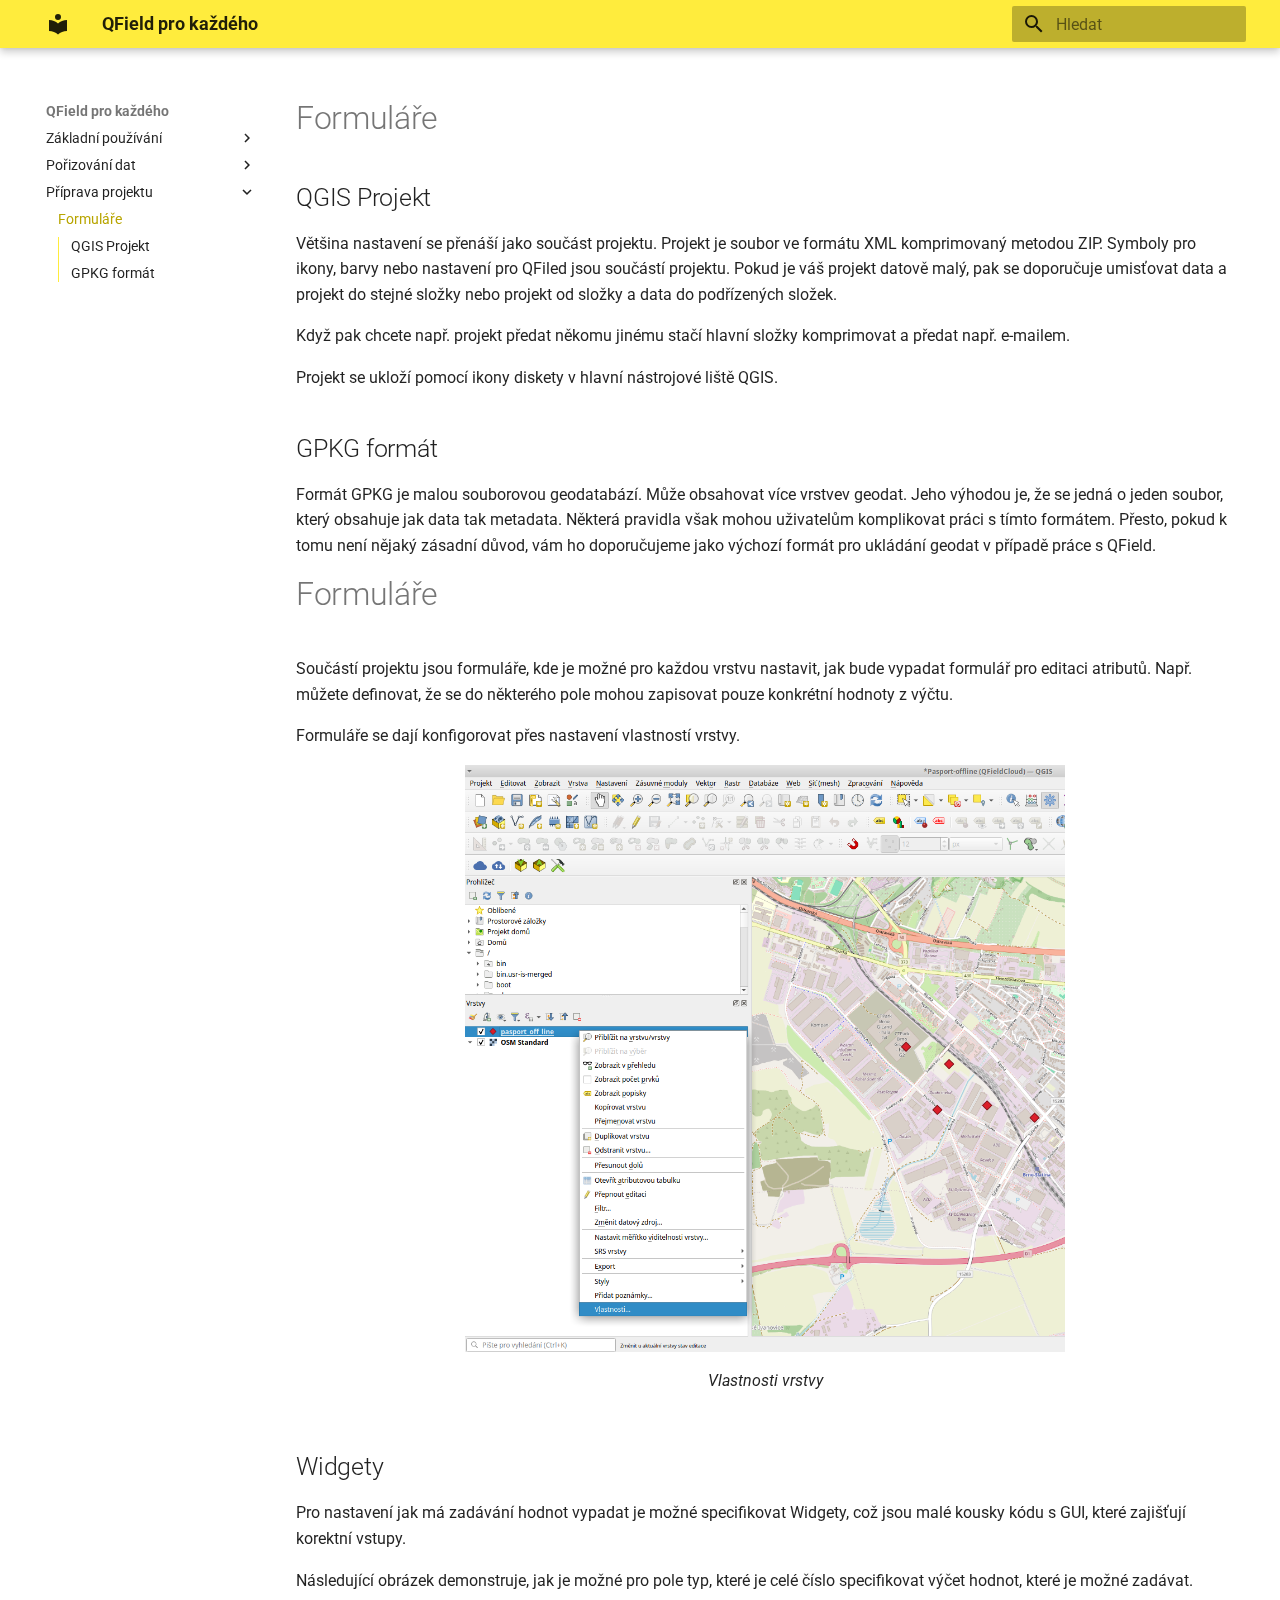
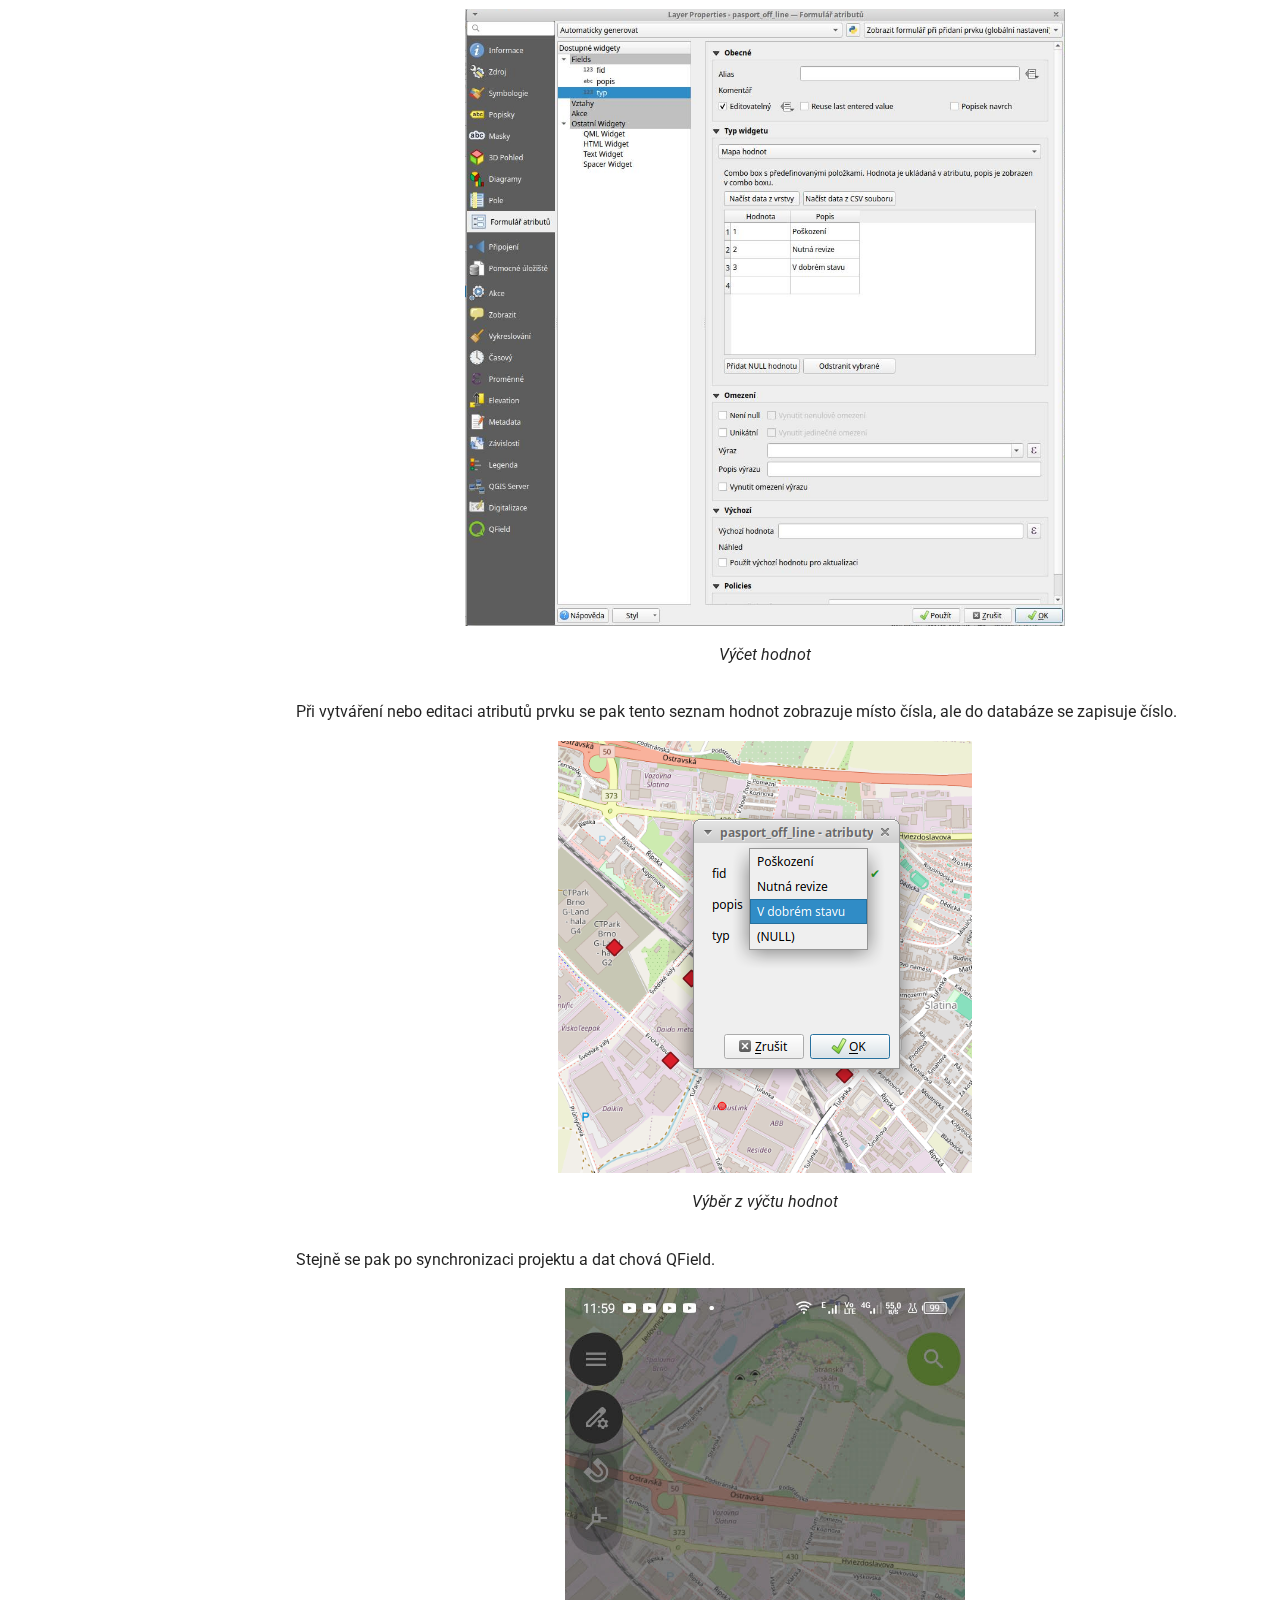
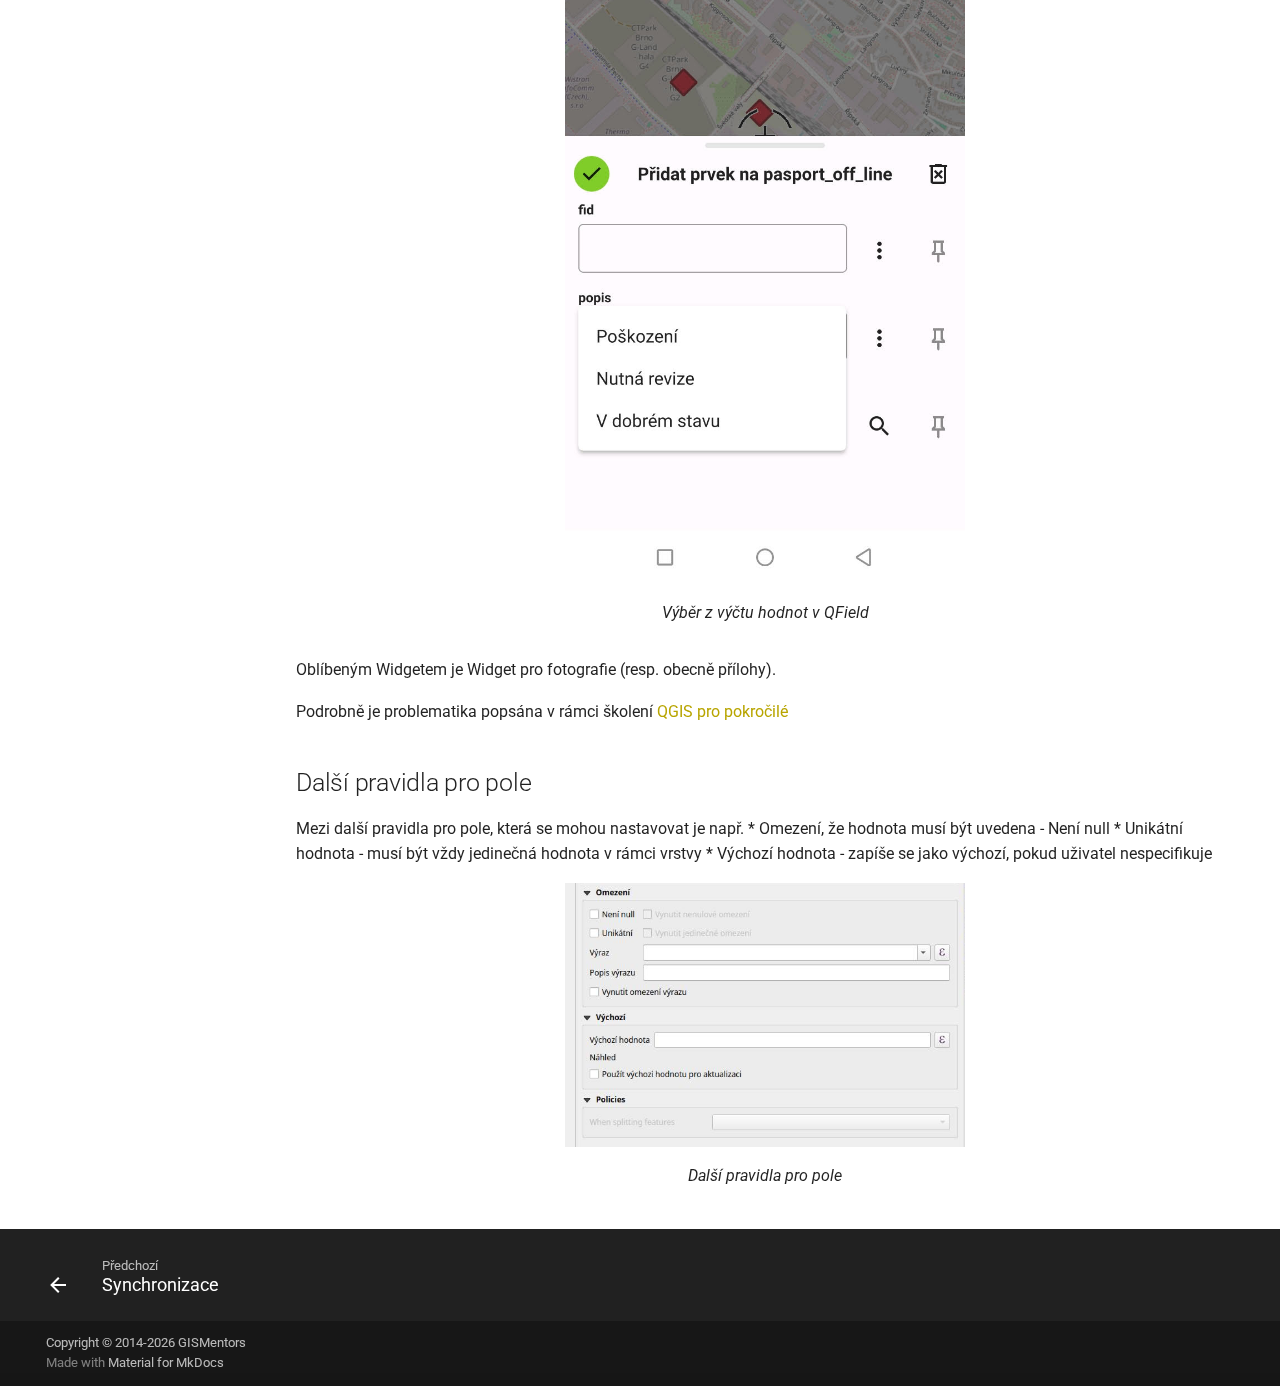
<file: projekt/formulare.html>
<!DOCTYPE html><html lang="cs" class="no-js"><head>
    
      <meta charset="utf-8">
      <meta name="viewport" content="width=device-width,initial-scale=1">
      
      
      
        <link rel="canonical" href="https://gismentors.github.io/qfield/projekt/formulare.html">
      
      
        <link rel="prev" href="../editace/synchronizace.html">
      
      
      
        
      
      
      <link rel="icon" href="../assets/images/favicon.png">
      <meta name="generator" content="mkdocs-1.6.1, mkdocs-material-9.7.2">
    
    
      
        <title>Formuláře - QField pro každého</title>
      
    
    
      <link rel="stylesheet" href="../assets/stylesheets/main.484c7ddc.min.css">
      
        
        <link rel="stylesheet" href="../assets/stylesheets/palette.ab4e12ef.min.css">
      
      


    
    
      
    
    
      
        
        
        <link rel="preconnect" href="https://fonts.gstatic.com" crossorigin>
        <link rel="stylesheet" href="https://fonts.googleapis.com/css?family=Roboto:300,300i,400,400i,700,700i%7CRoboto+Mono:400,400i,700,700i&amp;display=fallback">
        <style>:root{--md-text-font:"Roboto";--md-code-font:"Roboto Mono"}</style>
      
    
    
      <link rel="stylesheet" href="../stylesheets/extra.css">
    
    <script>__md_scope=new URL("..",location),__md_hash=e=>[...e].reduce(((e,_)=>(e<<5)-e+_.charCodeAt(0)),0),__md_get=(e,_=localStorage,t=__md_scope)=>JSON.parse(_.getItem(t.pathname+"."+e)),__md_set=(e,_,t=localStorage,a=__md_scope)=>{try{t.setItem(a.pathname+"."+e,JSON.stringify(_))}catch(e){}}</script>
    
      

    
    
  <link href="../assets/stylesheets/glightbox.min.css" rel="stylesheet"><script src="../assets/javascripts/glightbox.min.js"></script><style id="glightbox-style">
            html.glightbox-open { overflow: initial; height: 100%; }
            .gslide-title { margin-top: 0px; user-select: text; }
            .gslide-desc { color: #666; user-select: text; }
            .gslide-image img { background: white; }
            .gscrollbar-fixer { padding-right: 15px; }
            .gdesc-inner { font-size: 0.75rem; }
            body[data-md-color-scheme="slate"] .gdesc-inner { background: var(--md-default-bg-color); }
            body[data-md-color-scheme="slate"] .gslide-title { color: var(--md-default-fg-color); }
            body[data-md-color-scheme="slate"] .gslide-desc { color: var(--md-default-fg-color); }
        </style></head>
  
  
    
    
    
    
    
    <body dir="ltr" data-md-color-scheme="default" data-md-color-primary="yellow" data-md-color-accent="indigo">
  
    
    <input class="md-toggle" data-md-toggle="drawer" type="checkbox" id="__drawer" autocomplete="off">
    <input class="md-toggle" data-md-toggle="search" type="checkbox" id="__search" autocomplete="off">
    <label class="md-overlay" for="__drawer"></label>
    <div data-md-component="skip">
      
        
        <a href="#formulare" class="md-skip">
          Přeskočit obsah
        </a>
      
    </div>
    <div data-md-component="announce">
      
    </div>
    
    
      

  

<header class="md-header md-header--shadow" data-md-component="header">
  <nav class="md-header__inner md-grid" aria-label="Záhlaví">
    <a href=".." title="QField pro každého" class="md-header__button md-logo" aria-label="QField pro každého" data-md-component="logo">
      
  
  <svg xmlns="http://www.w3.org/2000/svg" viewBox="0 0 24 24"><path d="M12 8a3 3 0 0 0 3-3 3 3 0 0 0-3-3 3 3 0 0 0-3 3 3 3 0 0 0 3 3m0 3.54C9.64 9.35 6.5 8 3 8v11c3.5 0 6.64 1.35 9 3.54 2.36-2.19 5.5-3.54 9-3.54V8c-3.5 0-6.64 1.35-9 3.54"></path></svg>

    </a>
    <label class="md-header__button md-icon" for="__drawer">
      
      <svg xmlns="http://www.w3.org/2000/svg" viewBox="0 0 24 24"><path d="M3 6h18v2H3zm0 5h18v2H3zm0 5h18v2H3z"></path></svg>
    </label>
    <div class="md-header__title" data-md-component="header-title">
      <div class="md-header__ellipsis">
        <div class="md-header__topic">
          <span class="md-ellipsis">
            QField pro každého
          </span>
        </div>
        <div class="md-header__topic" data-md-component="header-topic">
          <span class="md-ellipsis">
            
              Formuláře
            
          </span>
        </div>
      </div>
    </div>
    
      
    
    
    
    
      
      
        <label class="md-header__button md-icon" for="__search">
          
          <svg xmlns="http://www.w3.org/2000/svg" viewBox="0 0 24 24"><path d="M9.5 3A6.5 6.5 0 0 1 16 9.5c0 1.61-.59 3.09-1.56 4.23l.27.27h.79l5 5-1.5 1.5-5-5v-.79l-.27-.27A6.52 6.52 0 0 1 9.5 16 6.5 6.5 0 0 1 3 9.5 6.5 6.5 0 0 1 9.5 3m0 2C7 5 5 7 5 9.5S7 14 9.5 14 14 12 14 9.5 12 5 9.5 5"></path></svg>
        </label>
        <div class="md-search" data-md-component="search" role="dialog">
  <label class="md-search__overlay" for="__search"></label>
  <div class="md-search__inner" role="search">
    <form class="md-search__form" name="search">
      <input type="text" class="md-search__input" name="query" aria-label="Hledat" placeholder="Hledat" autocapitalize="off" autocorrect="off" autocomplete="off" spellcheck="false" data-md-component="search-query" required>
      <label class="md-search__icon md-icon" for="__search">
        
        <svg xmlns="http://www.w3.org/2000/svg" viewBox="0 0 24 24"><path d="M9.5 3A6.5 6.5 0 0 1 16 9.5c0 1.61-.59 3.09-1.56 4.23l.27.27h.79l5 5-1.5 1.5-5-5v-.79l-.27-.27A6.52 6.52 0 0 1 9.5 16 6.5 6.5 0 0 1 3 9.5 6.5 6.5 0 0 1 9.5 3m0 2C7 5 5 7 5 9.5S7 14 9.5 14 14 12 14 9.5 12 5 9.5 5"></path></svg>
        
        <svg xmlns="http://www.w3.org/2000/svg" viewBox="0 0 24 24"><path d="M20 11v2H8l5.5 5.5-1.42 1.42L4.16 12l7.92-7.92L13.5 5.5 8 11z"></path></svg>
      </label>
      <nav class="md-search__options" aria-label="Vyhledávání">
        
        <button type="reset" class="md-search__icon md-icon" title="Vyčistit" aria-label="Vyčistit" tabindex="-1">
          
          <svg xmlns="http://www.w3.org/2000/svg" viewBox="0 0 24 24"><path d="M19 6.41 17.59 5 12 10.59 6.41 5 5 6.41 10.59 12 5 17.59 6.41 19 12 13.41 17.59 19 19 17.59 13.41 12z"></path></svg>
        </button>
      </nav>
      
    </form>
    <div class="md-search__output">
      <div class="md-search__scrollwrap" tabindex="0" data-md-scrollfix>
        <div class="md-search-result" data-md-component="search-result">
          <div class="md-search-result__meta">
            Inicializace vyhledávání
          </div>
          <ol class="md-search-result__list" role="presentation"></ol>
        </div>
      </div>
    </div>
  </div>
</div>
      
    
    
  </nav>
  
</header>
    
    <div class="md-container" data-md-component="container">
      
      
        
          
        
      
      <main class="md-main" data-md-component="main">
        <div class="md-main__inner md-grid">
          
            
              
              <div class="md-sidebar md-sidebar--primary" data-md-component="sidebar" data-md-type="navigation">
                <div class="md-sidebar__scrollwrap">
                  <div class="md-sidebar__inner">
                    



  

<nav class="md-nav md-nav--primary md-nav--integrated" aria-label="Navigace" data-md-level="0">
  <label class="md-nav__title" for="__drawer">
    <a href=".." title="QField pro každého" class="md-nav__button md-logo" aria-label="QField pro každého" data-md-component="logo">
      
  
  <svg xmlns="http://www.w3.org/2000/svg" viewBox="0 0 24 24"><path d="M12 8a3 3 0 0 0 3-3 3 3 0 0 0-3-3 3 3 0 0 0-3 3 3 3 0 0 0 3 3m0 3.54C9.64 9.35 6.5 8 3 8v11c3.5 0 6.64 1.35 9 3.54 2.36-2.19 5.5-3.54 9-3.54V8c-3.5 0-6.64 1.35-9 3.54"></path></svg>

    </a>
    QField pro každého
  </label>
  
  <ul class="md-nav__list" data-md-scrollfix>
    
      
      
  
  
  
  
    
    
    
    
    
    <li class="md-nav__item md-nav__item--nested">
      
        
        
        <input class="md-nav__toggle md-toggle " type="checkbox" id="__nav_1">
        
          
          <label class="md-nav__link" for="__nav_1" id="__nav_1_label" tabindex="0">
            
  
  
  <span class="md-ellipsis">
    
  
    Základní používání
  

    
  </span>
  
  

            <span class="md-nav__icon md-icon"></span>
          </label>
        
        <nav class="md-nav" data-md-level="1" aria-labelledby="__nav_1_label" aria-expanded="false">
          <label class="md-nav__title" for="__nav_1">
            <span class="md-nav__icon md-icon"></span>
            
  
    Základní používání
  

          </label>
          <ul class="md-nav__list" data-md-scrollfix>
            
              
                
  
  
  
  
    <li class="md-nav__item">
      <a href="../intro/instalace.html" class="md-nav__link">
        
  
  
  <span class="md-ellipsis">
    
  
    Instalace
  

    
  </span>
  
  

      </a>
    </li>
  

              
            
              
                
  
  
  
  
    <li class="md-nav__item">
      <a href="../intro/zakladni_funkce.html" class="md-nav__link">
        
  
  
  <span class="md-ellipsis">
    
  
    Popis rozhraní
  

    
  </span>
  
  

      </a>
    </li>
  

              
            
          </ul>
        </nav>
      
    </li>
  

    
      
      
  
  
  
  
    
    
    
    
    
    <li class="md-nav__item md-nav__item--nested">
      
        
        
        <input class="md-nav__toggle md-toggle " type="checkbox" id="__nav_2">
        
          
          <label class="md-nav__link" for="__nav_2" id="__nav_2_label" tabindex="0">
            
  
  
  <span class="md-ellipsis">
    
  
    Pořizování dat
  

    
  </span>
  
  

            <span class="md-nav__icon md-icon"></span>
          </label>
        
        <nav class="md-nav" data-md-level="1" aria-labelledby="__nav_2_label" aria-expanded="false">
          <label class="md-nav__title" for="__nav_2">
            <span class="md-nav__icon md-icon"></span>
            
  
    Pořizování dat
  

          </label>
          <ul class="md-nav__list" data-md-scrollfix>
            
              
                
  
  
  
  
    <li class="md-nav__item">
      <a href="../editace/editace.html" class="md-nav__link">
        
  
  
  <span class="md-ellipsis">
    
  
    Editace
  

    
  </span>
  
  

      </a>
    </li>
  

              
            
              
                
  
  
  
  
    <li class="md-nav__item">
      <a href="../editace/synchronizace.html" class="md-nav__link">
        
  
  
  <span class="md-ellipsis">
    
  
    Synchronizace
  

    
  </span>
  
  

      </a>
    </li>
  

              
            
          </ul>
        </nav>
      
    </li>
  

    
      
      
  
  
    
  
  
  
    
    
    
    
    
    <li class="md-nav__item md-nav__item--active md-nav__item--nested">
      
        
        
        <input class="md-nav__toggle md-toggle " type="checkbox" id="__nav_3" checked>
        
          
          <label class="md-nav__link" for="__nav_3" id="__nav_3_label" tabindex="0">
            
  
  
  <span class="md-ellipsis">
    
  
    Příprava projektu
  

    
  </span>
  
  

            <span class="md-nav__icon md-icon"></span>
          </label>
        
        <nav class="md-nav" data-md-level="1" aria-labelledby="__nav_3_label" aria-expanded="true">
          <label class="md-nav__title" for="__nav_3">
            <span class="md-nav__icon md-icon"></span>
            
  
    Příprava projektu
  

          </label>
          <ul class="md-nav__list" data-md-scrollfix>
            
              
                
  
  
    
  
  
  
    <li class="md-nav__item md-nav__item--active">
      
      <input class="md-nav__toggle md-toggle" type="checkbox" id="__toc">
      
      
        
      
      
        <label class="md-nav__link md-nav__link--active" for="__toc">
          
  
  
  <span class="md-ellipsis">
    
  
    Formuláře
  

    
  </span>
  
  

          <span class="md-nav__icon md-icon"></span>
        </label>
      
      <a href="formulare.html" class="md-nav__link md-nav__link--active">
        
  
  
  <span class="md-ellipsis">
    
  
    Formuláře
  

    
  </span>
  
  

      </a>
      
        

<nav class="md-nav md-nav--secondary" aria-label="Obsah">
  
  
  
    
  
  
    <label class="md-nav__title" for="__toc">
      <span class="md-nav__icon md-icon"></span>
      Obsah
    </label>
    <ul class="md-nav__list" data-md-component="toc" data-md-scrollfix>
      
        <li class="md-nav__item">
  <a href="#qgis-projekt" class="md-nav__link">
    <span class="md-ellipsis">
      
        QGIS Projekt
      
    </span>
  </a>
  
</li>
      
        <li class="md-nav__item">
  <a href="#gpkg-format" class="md-nav__link">
    <span class="md-ellipsis">
      
        GPKG formát
      
    </span>
  </a>
  
</li>
      
    </ul>
  
</nav>
      
    </li>
  

              
            
          </ul>
        </nav>
      
    </li>
  

    
  </ul>
</nav>
                  </div>
                </div>
              </div>
            
            
          
          
            <div class="md-content" data-md-component="content">
              
              <article class="md-content__inner md-typeset">
                
                  



<h1 id="formulare">Formuláře</h1>
<h2 id="qgis-projekt">QGIS Projekt</h2>
<p>Většina nastavení se přenáší jako součást projektu.
Projekt je soubor ve formátu XML komprimovaný metodou ZIP.
Symboly pro ikony, barvy nebo nastavení pro QFiled jsou součástí projektu.
Pokud je váš projekt datově malý, pak se doporučuje umisťovat data 
a projekt do stejné složky nebo projekt od složky a data do podřízených složek.</p>
<p>Když pak chcete např. projekt předat někomu jinému stačí hlavní složky komprimovat 
a předat např. e-mailem. </p>
<p>Projekt se ukloží pomocí ikony diskety v hlavní nástrojové liště QGIS.</p>
<h2 id="gpkg-format">GPKG formát</h2>
<p>Formát GPKG je malou souborovou geodatabází. Může obsahovat více vrstvev geodat.
Jeho výhodou je, že se jedná o jeden soubor, který obsahuje jak data tak metadata.
Některá pravidla však mohou uživatelům komplikovat práci s tímto formátem.
Přesto, pokud k tomu není nějaký zásadní důvod, vám ho doporučujeme jako výchozí formát
pro ukládání geodat v případě práce s QField. </p>
<h1 id="formulare_1">Formuláře</h1>
<p>Součástí projektu jsou formuláře, kde je možné pro každou vrstvu nastavit,
jak bude vypadat formulář pro editaci atributů. Např. můžete definovat, že se 
do některého pole mohou zapisovat pouze konkrétní hodnoty z výčtu.</p>
<p>Formuláře se dají konfigorovat přes nastavení vlastností vrstvy.</p>
<figure>
<a class="glightbox" data-type="image" data-width="auto" data-height="auto" href="images/forms_1.png" data-desc-position="bottom"><img src="images/forms_1.png" alt="Vlastnosti vrstvy" class="img-middle"></a>
<figcaption>Vlastnosti vrstvy</figcaption>
</figure>

<h2 id="widgety">Widgety</h2>
<p>Pro nastavení jak má zadávání hodnot vypadat je možné specifikovat Widgety, 
což jsou malé kousky kódu s GUI, které zajišťují korektní vstupy.</p>
<p>Následující obrázek demonstruje, jak je možné pro pole typ, které je 
celé číslo specifikovat výčet hodnot, které je možné zadávat. </p>
<figure>
<a class="glightbox" data-type="image" data-width="auto" data-height="auto" href="images/forms_2.png" data-desc-position="bottom"><img src="images/forms_2.png" alt="Výčet hodnot" class="img-middle"></a>
<figcaption>Výčet hodnot</figcaption>
</figure>

<p>Při vytváření nebo editaci atributů prvku se pak tento seznam hodnot 
zobrazuje místo čísla, ale do databáze se zapisuje číslo.</p>
<figure>
<a class="glightbox" data-type="image" data-width="auto" data-height="auto" href="images/forms_3.png" data-desc-position="bottom"><img src="images/forms_3.png" alt="Výběr z výčtu hodnot" class="img-middle"></a>
<figcaption>Výběr z výčtu hodnot</figcaption>
</figure>

<p>Stejně se pak po synchronizaci projektu a dat chová QField.</p>
<figure>
<a class="glightbox" data-type="image" data-width="auto" data-height="auto" href="images/forms_4.jpg" data-desc-position="bottom"><img src="images/forms_4.jpg" alt="Výběr z výčtu hodnot v QField" class="img-small"></a>
<figcaption>Výběr z výčtu hodnot v QField</figcaption>
</figure>

<p>Oblíbeným Widgetem je Widget pro fotografie (resp. obecně přílohy).</p>
<p>Podrobně je problematika popsána v rámci školení 
<a href="https://gismentors.github.io/qgis-pokrocily/pokrocile_upravy/index.html">QGIS pro pokročilé</a></p>
<h2 id="dalsi-pravidla-pro-pole">Další pravidla pro pole</h2>
<p>Mezi další pravidla pro pole, která se mohou nastavovat je např. 
* Omezení, že hodnota musí být uvedena - Není null
* Unikátní hodnota - musí být vždy jedinečná hodnota v rámci vrstvy
* Výchozí hodnota - zapíše se jako výchozí, pokud uživatel nespecifikuje</p>
<figure>
<a class="glightbox" data-type="image" data-width="auto" data-height="auto" href="images/forms_5.png" data-desc-position="bottom"><img src="images/forms_5.png" alt="Další pravidla pro pole" class="img-small"></a>
<figcaption>Další pravidla pro pole</figcaption>
</figure>












                
              </article>
            </div>
          
          
<script>var target=document.getElementById(location.hash.slice(1));target&&target.name&&(target.checked=target.name.startsWith("__tabbed_"))</script>
        </div>
        
      </main>
      
        <footer class="md-footer">
  
    
      
      <nav class="md-footer__inner md-grid" aria-label="Zápatí">
        
          
          <a href="../editace/synchronizace.html" class="md-footer__link md-footer__link--prev" aria-label="Předchozí: Synchronizace">
            <div class="md-footer__button md-icon">
              
              <svg xmlns="http://www.w3.org/2000/svg" viewBox="0 0 24 24"><path d="M20 11v2H8l5.5 5.5-1.42 1.42L4.16 12l7.92-7.92L13.5 5.5 8 11z"></path></svg>
            </div>
            <div class="md-footer__title">
              <span class="md-footer__direction">
                Předchozí
              </span>
              <div class="md-ellipsis">
                Synchronizace
              </div>
            </div>
          </a>
        
        
      </nav>
    
  
  <div class="md-footer-meta md-typeset">
    <div class="md-footer-meta__inner md-grid">
      <div class="md-copyright">
  
    <div class="md-copyright__highlight">
      Copyright © 2014-2026 GISMentors
    </div>
  
  
    Made with
    <a href="https://squidfunk.github.io/mkdocs-material/" target="_blank" rel="noopener">
      Material for MkDocs
    </a>
  
</div>
      
    </div>
  </div>
</footer>
      
    </div>
    <div class="md-dialog" data-md-component="dialog">
      <div class="md-dialog__inner md-typeset"></div>
    </div>
    
    
    
      
      
      <script id="__config" type="application/json">{"annotate": null, "base": "..", "features": ["content.code.copy", "navigation.footer", "toc.integrate"], "search": "../assets/javascripts/workers/search.2c215733.min.js", "tags": null, "translations": {"clipboard.copied": "Zkop\u00edrov\u00e1no do schr\u00e1nky", "clipboard.copy": "Kop\u00edrovat do schr\u00e1nky", "search.result.more.one": "1 dal\u0161\u00ed na t\u00e9to str\u00e1nce", "search.result.more.other": "# v\u00edce na t\u00e9to str\u00e1nce", "search.result.none": "Nenalezeny \u017e\u00e1dn\u00e9 dokumenty", "search.result.one": "Nalezen\u00fd dokument: 1", "search.result.other": "Nalezen\u00e9 dokumenty: #", "search.result.placeholder": "Pi\u0161te co se m\u00e1 vyhledat", "search.result.term.missing": "Chyb\u011bj\u00edc\u00ed", "select.version": "Vyberte verzi"}, "version": null}</script>
    
    
      <script src="../assets/javascripts/bundle.79ae519e.min.js"></script>
      
    
  
<script id="init-glightbox">const lightbox = GLightbox({"touchNavigation": true, "loop": false, "zoomable": true, "draggable": true, "openEffect": "zoom", "closeEffect": "zoom", "slideEffect": "slide"});
document$.subscribe(()=>{ lightbox.reload(); });
</script></body></html>
</file>
<file: stylesheets/extra.css>
.md-typeset img.img-small {
  max-width: 400px;
}

.md-typeset img.img-middle {
  max-width: 600px;
}
</file>
<file: assets/stylesheets/main.484c7ddc.min.css>
@charset "UTF-8";html{-webkit-text-size-adjust:none;-moz-text-size-adjust:none;text-size-adjust:none;box-sizing:border-box}*,:after,:before{box-sizing:inherit}@media (prefers-reduced-motion){*,:after,:before{transition:none!important}}body{margin:0}a,button,input,label{-webkit-tap-highlight-color:transparent}a{color:inherit;text-decoration:none}hr{border:0;box-sizing:initial;display:block;height:.05rem;overflow:visible;padding:0}small{font-size:80%}sub,sup{line-height:1em}img{border-style:none}table{border-collapse:initial;border-spacing:0}td,th{font-weight:400;vertical-align:top}button{background:#0000;border:0;font-family:inherit;font-size:inherit;margin:0;padding:0}input{border:0;outline:none}:root{--md-primary-fg-color:#4051b5;--md-primary-fg-color--light:#5d6cc0;--md-primary-fg-color--dark:#303fa1;--md-primary-bg-color:#fff;--md-primary-bg-color--light:#ffffffb3;--md-accent-fg-color:#526cfe;--md-accent-fg-color--transparent:#526cfe1a;--md-accent-bg-color:#fff;--md-accent-bg-color--light:#ffffffb3}[data-md-color-scheme=default]{color-scheme:light}[data-md-color-scheme=default] img[src$="#gh-dark-mode-only"],[data-md-color-scheme=default] img[src$="#only-dark"]{display:none}:root,[data-md-color-scheme=default]{--md-hue:225deg;--md-default-fg-color:#000000de;--md-default-fg-color--light:#0000008a;--md-default-fg-color--lighter:#00000052;--md-default-fg-color--lightest:#00000012;--md-default-bg-color:#fff;--md-default-bg-color--light:#ffffffb3;--md-default-bg-color--lighter:#ffffff4d;--md-default-bg-color--lightest:#ffffff1f;--md-code-fg-color:#36464e;--md-code-bg-color:#f5f5f5;--md-code-bg-color--light:#f5f5f5b3;--md-code-bg-color--lighter:#f5f5f54d;--md-code-hl-color:#4287ff;--md-code-hl-color--light:#4287ff1a;--md-code-hl-number-color:#d52a2a;--md-code-hl-special-color:#db1457;--md-code-hl-function-color:#a846b9;--md-code-hl-constant-color:#6e59d9;--md-code-hl-keyword-color:#3f6ec6;--md-code-hl-string-color:#1c7d4d;--md-code-hl-name-color:var(--md-code-fg-color);--md-code-hl-operator-color:var(--md-default-fg-color--light);--md-code-hl-punctuation-color:var(--md-default-fg-color--light);--md-code-hl-comment-color:var(--md-default-fg-color--light);--md-code-hl-generic-color:var(--md-default-fg-color--light);--md-code-hl-variable-color:var(--md-default-fg-color--light);--md-typeset-color:var(--md-default-fg-color);--md-typeset-a-color:var(--md-primary-fg-color);--md-typeset-del-color:#f5503d26;--md-typeset-ins-color:#0bd57026;--md-typeset-kbd-color:#fafafa;--md-typeset-kbd-accent-color:#fff;--md-typeset-kbd-border-color:#b8b8b8;--md-typeset-mark-color:#ffff0080;--md-typeset-table-color:#0000001f;--md-typeset-table-color--light:rgba(0,0,0,.035);--md-admonition-fg-color:var(--md-default-fg-color);--md-admonition-bg-color:var(--md-default-bg-color);--md-warning-fg-color:#000000de;--md-warning-bg-color:#ff9;--md-footer-fg-color:#fff;--md-footer-fg-color--light:#ffffffb3;--md-footer-fg-color--lighter:#ffffff73;--md-footer-bg-color:#000000de;--md-footer-bg-color--dark:#00000052;--md-shadow-z1:0 0.2rem 0.5rem #0000000d,0 0 0.05rem #0000001a;--md-shadow-z2:0 0.2rem 0.5rem #0000001a,0 0 0.05rem #00000040;--md-shadow-z3:0 0.2rem 0.5rem #0003,0 0 0.05rem #00000059}.md-icon svg{fill:currentcolor;display:block;height:1.2rem;width:1.2rem}body{-webkit-font-smoothing:antialiased;-moz-osx-font-smoothing:grayscale;--md-text-font-family:var(--md-text-font,_),-apple-system,BlinkMacSystemFont,Helvetica,Arial,sans-serif;--md-code-font-family:var(--md-code-font,_),SFMono-Regular,Consolas,Menlo,monospace}aside,body,input{font-feature-settings:"kern","liga";color:var(--md-typeset-color);font-family:var(--md-text-font-family)}code,kbd,pre{font-feature-settings:"kern";font-family:var(--md-code-font-family)}:root{--md-typeset-table-sort-icon:url('data:image/svg+xml;charset=utf-8,<svg xmlns="http://www.w3.org/2000/svg" viewBox="0 0 24 24"><path d="m18 21-4-4h3V7h-3l4-4 4 4h-3v10h3M2 19v-2h10v2M2 13v-2h7v2M2 7V5h4v2z"/></svg>');--md-typeset-table-sort-icon--asc:url('data:image/svg+xml;charset=utf-8,<svg xmlns="http://www.w3.org/2000/svg" viewBox="0 0 24 24"><path d="M19 17h3l-4 4-4-4h3V3h2M2 17h10v2H2M6 5v2H2V5m0 6h7v2H2z"/></svg>');--md-typeset-table-sort-icon--desc:url('data:image/svg+xml;charset=utf-8,<svg xmlns="http://www.w3.org/2000/svg" viewBox="0 0 24 24"><path d="M19 7h3l-4-4-4 4h3v14h2M2 17h10v2H2M6 5v2H2V5m0 6h7v2H2z"/></svg>')}.md-typeset{-webkit-print-color-adjust:exact;color-adjust:exact;font-size:.8rem;line-height:1.6;overflow-wrap:break-word}@media print{.md-typeset{font-size:.68rem}}.md-typeset blockquote,.md-typeset dl,.md-typeset figure,.md-typeset ol,.md-typeset pre,.md-typeset ul{margin-bottom:1em;margin-top:1em}.md-typeset h1{color:var(--md-default-fg-color--light);font-size:2em;line-height:1.3;margin:0 0 1.25em}.md-typeset h1,.md-typeset h2{font-weight:300;letter-spacing:-.01em}.md-typeset h2{font-size:1.5625em;line-height:1.4;margin:1.6em 0 .64em}.md-typeset h3{font-size:1.25em;font-weight:400;letter-spacing:-.01em;line-height:1.5;margin:1.6em 0 .8em}.md-typeset h2+h3{margin-top:.8em}.md-typeset h4{font-weight:700;letter-spacing:-.01em;margin:1em 0}.md-typeset h5,.md-typeset h6{color:var(--md-default-fg-color--light);font-size:.8em;font-weight:700;letter-spacing:-.01em;margin:1.25em 0}.md-typeset h5{text-transform:uppercase}.md-typeset h5 code{text-transform:none}.md-typeset hr{border-bottom:.05rem solid var(--md-default-fg-color--lightest);display:flow-root;margin:1.5em 0}.md-typeset a{color:var(--md-typeset-a-color);word-break:break-word}.md-typeset a,.md-typeset a:before{transition:color 125ms}.md-typeset a:focus,.md-typeset a:hover{color:var(--md-accent-fg-color)}.md-typeset a:focus code,.md-typeset a:hover code{background-color:var(--md-accent-fg-color--transparent);color:var(--md-accent-fg-color)}.md-typeset a code{color:var(--md-typeset-a-color)}.md-typeset a.focus-visible{outline-color:var(--md-accent-fg-color);outline-offset:.2rem}.md-typeset code,.md-typeset kbd,.md-typeset pre{color:var(--md-code-fg-color);direction:ltr;font-variant-ligatures:none;transition:background-color 125ms}@media print{.md-typeset code,.md-typeset kbd,.md-typeset pre{white-space:pre-wrap}}.md-typeset code{background-color:var(--md-code-bg-color);border-radius:.1rem;-webkit-box-decoration-break:clone;box-decoration-break:clone;font-size:.85em;padding:0 .2941176471em;transition:color 125ms,background-color 125ms;word-break:break-word}.md-typeset code:not(.focus-visible){-webkit-tap-highlight-color:transparent;outline:none}.md-typeset pre{display:flow-root;line-height:1.4;position:relative}.md-typeset pre>code{-webkit-box-decoration-break:slice;box-decoration-break:slice;box-shadow:none;display:block;margin:0;outline-color:var(--md-accent-fg-color);overflow:auto;padding:.7720588235em 1.1764705882em;scrollbar-color:var(--md-default-fg-color--lighter) #0000;scrollbar-width:thin;touch-action:auto;word-break:normal}.md-typeset pre>code:hover{scrollbar-color:var(--md-accent-fg-color) #0000}.md-typeset pre>code::-webkit-scrollbar{height:.2rem;width:.2rem}.md-typeset pre>code::-webkit-scrollbar-thumb{background-color:var(--md-default-fg-color--lighter)}.md-typeset pre>code::-webkit-scrollbar-thumb:hover{background-color:var(--md-accent-fg-color)}.md-typeset kbd{background-color:var(--md-typeset-kbd-color);border-radius:.1rem;box-shadow:0 .1rem 0 .05rem var(--md-typeset-kbd-border-color),0 .1rem 0 var(--md-typeset-kbd-border-color),0 -.1rem .2rem var(--md-typeset-kbd-accent-color) inset;color:var(--md-default-fg-color);display:inline-block;font-size:.75em;padding:0 .6666666667em;vertical-align:text-top;word-break:break-word}.md-typeset mark{background-color:var(--md-typeset-mark-color);-webkit-box-decoration-break:clone;box-decoration-break:clone;color:inherit;word-break:break-word}.md-typeset abbr{cursor:help;text-decoration:none}.md-typeset [data-preview],.md-typeset abbr{border-bottom:.05rem dotted var(--md-default-fg-color--light)}.md-typeset small{opacity:.75}[dir=ltr] .md-typeset sub,[dir=ltr] .md-typeset sup{margin-left:.078125em}[dir=rtl] .md-typeset sub,[dir=rtl] .md-typeset sup{margin-right:.078125em}[dir=ltr] .md-typeset blockquote{padding-left:.6rem}[dir=rtl] .md-typeset blockquote{padding-right:.6rem}[dir=ltr] .md-typeset blockquote{border-left:.2rem solid var(--md-default-fg-color--lighter)}[dir=rtl] .md-typeset blockquote{border-right:.2rem solid var(--md-default-fg-color--lighter)}.md-typeset blockquote{color:var(--md-default-fg-color--light);margin-left:0;margin-right:0}.md-typeset ul{list-style-type:disc}.md-typeset ul[type]{list-style-type:revert-layer}[dir=ltr] .md-typeset ol,[dir=ltr] .md-typeset ul{margin-left:.625em}[dir=rtl] .md-typeset ol,[dir=rtl] .md-typeset ul{margin-right:.625em}.md-typeset ol,.md-typeset ul{padding:0}.md-typeset ol:not([hidden]),.md-typeset ul:not([hidden]){display:flow-root}.md-typeset ol ol,.md-typeset ul ol{list-style-type:lower-alpha}.md-typeset ol ol ol,.md-typeset ul ol ol{list-style-type:lower-roman}.md-typeset ol ol ol ol,.md-typeset ul ol ol ol{list-style-type:upper-alpha}.md-typeset ol ol ol ol ol,.md-typeset ul ol ol ol ol{list-style-type:upper-roman}.md-typeset ol[type],.md-typeset ul[type]{list-style-type:revert-layer}[dir=ltr] .md-typeset ol li,[dir=ltr] .md-typeset ul li{margin-left:1.25em}[dir=rtl] .md-typeset ol li,[dir=rtl] .md-typeset ul li{margin-right:1.25em}.md-typeset ol li,.md-typeset ul li{margin-bottom:.5em}.md-typeset ol li blockquote,.md-typeset ol li p,.md-typeset ul li blockquote,.md-typeset ul li p{margin:.5em 0}.md-typeset ol li:last-child,.md-typeset ul li:last-child{margin-bottom:0}[dir=ltr] .md-typeset ol li ol,[dir=ltr] .md-typeset ol li ul,[dir=ltr] .md-typeset ul li ol,[dir=ltr] .md-typeset ul li ul{margin-left:.625em}[dir=rtl] .md-typeset ol li ol,[dir=rtl] .md-typeset ol li ul,[dir=rtl] .md-typeset ul li ol,[dir=rtl] .md-typeset ul li ul{margin-right:.625em}.md-typeset ol li ol,.md-typeset ol li ul,.md-typeset ul li ol,.md-typeset ul li ul{margin-bottom:.5em;margin-top:.5em}[dir=ltr] .md-typeset dd{margin-left:1.875em}[dir=rtl] .md-typeset dd{margin-right:1.875em}.md-typeset dd{margin-bottom:1.5em;margin-top:1em}.md-typeset img,.md-typeset svg,.md-typeset video{height:auto;max-width:100%}.md-typeset img[align=left]{margin:1em 1em 1em 0}.md-typeset img[align=right]{margin:1em 0 1em 1em}.md-typeset img[align]:only-child{margin-top:0}.md-typeset figure{display:flow-root;margin:1em auto;max-width:100%;text-align:center;width:fit-content}.md-typeset figure img{display:block;margin:0 auto}.md-typeset figcaption{font-style:italic;margin:1em auto;max-width:24rem}.md-typeset iframe{max-width:100%}.md-typeset table:not([class]){background-color:var(--md-default-bg-color);border:.05rem solid var(--md-typeset-table-color);border-radius:.1rem;display:inline-block;font-size:.64rem;max-width:100%;overflow:auto;touch-action:auto}@media print{.md-typeset table:not([class]){display:table}}.md-typeset table:not([class])+*{margin-top:1.5em}.md-typeset table:not([class]) td>:first-child,.md-typeset table:not([class]) th>:first-child{margin-top:0}.md-typeset table:not([class]) td>:last-child,.md-typeset table:not([class]) th>:last-child{margin-bottom:0}.md-typeset table:not([class]) td:not([align]),.md-typeset table:not([class]) th:not([align]){text-align:left}[dir=rtl] .md-typeset table:not([class]) td:not([align]),[dir=rtl] .md-typeset table:not([class]) th:not([align]){text-align:right}.md-typeset table:not([class]) th{font-weight:700;min-width:5rem;padding:.9375em 1.25em;vertical-align:top}.md-typeset table:not([class]) td{border-top:.05rem solid var(--md-typeset-table-color);padding:.9375em 1.25em;vertical-align:top}.md-typeset table:not([class]) tbody tr{transition:background-color 125ms}.md-typeset table:not([class]) tbody tr:hover{background-color:var(--md-typeset-table-color--light);box-shadow:0 .05rem 0 var(--md-default-bg-color) inset}.md-typeset table:not([class]) a{word-break:normal}.md-typeset table th[role=columnheader]{cursor:pointer}[dir=ltr] .md-typeset table th[role=columnheader]:after{margin-left:.5em}[dir=rtl] .md-typeset table th[role=columnheader]:after{margin-right:.5em}.md-typeset table th[role=columnheader]:after{content:"";display:inline-block;height:1.2em;-webkit-mask-image:var(--md-typeset-table-sort-icon);mask-image:var(--md-typeset-table-sort-icon);-webkit-mask-repeat:no-repeat;mask-repeat:no-repeat;-webkit-mask-size:contain;mask-size:contain;transition:background-color 125ms;vertical-align:text-bottom;width:1.2em}.md-typeset table th[role=columnheader]:hover:after{background-color:var(--md-default-fg-color--lighter)}.md-typeset table th[role=columnheader][aria-sort=ascending]:after{background-color:var(--md-default-fg-color--light);-webkit-mask-image:var(--md-typeset-table-sort-icon--asc);mask-image:var(--md-typeset-table-sort-icon--asc)}.md-typeset table th[role=columnheader][aria-sort=descending]:after{background-color:var(--md-default-fg-color--light);-webkit-mask-image:var(--md-typeset-table-sort-icon--desc);mask-image:var(--md-typeset-table-sort-icon--desc)}.md-typeset__scrollwrap{margin:1em -.8rem;overflow-x:auto;touch-action:auto}.md-typeset__table{display:inline-block;margin-bottom:.5em;padding:0 .8rem}@media print{.md-typeset__table{display:block}}html .md-typeset__table table{display:table;margin:0;overflow:hidden;width:100%}@media screen and (max-width:44.984375em){.md-content__inner>pre{margin:1em -.8rem}.md-content__inner>pre code{border-radius:0}}.md-typeset .md-author{border-radius:100%;display:block;flex-shrink:0;height:1.6rem;overflow:hidden;position:relative;transition:color 125ms,transform 125ms;width:1.6rem}.md-typeset .md-author img{display:block}.md-typeset .md-author--more{background:var(--md-default-fg-color--lightest);color:var(--md-default-fg-color--lighter);font-size:.6rem;font-weight:700;line-height:1.6rem;text-align:center}.md-typeset .md-author--long{height:2.4rem;width:2.4rem}.md-typeset a.md-author{transform:scale(1)}.md-typeset a.md-author img{border-radius:100%;filter:grayscale(100%) opacity(75%);transition:filter 125ms}.md-typeset a.md-author:focus,.md-typeset a.md-author:hover{transform:scale(1.1);z-index:1}.md-typeset a.md-author:focus img,.md-typeset a.md-author:hover img{filter:grayscale(0)}.md-banner{background-color:var(--md-footer-bg-color);color:var(--md-footer-fg-color);overflow:auto}@media print{.md-banner{display:none}}.md-banner--warning{background-color:var(--md-warning-bg-color);color:var(--md-warning-fg-color)}.md-banner__inner{font-size:.7rem;margin:.6rem auto;padding:0 .8rem}[dir=ltr] .md-banner__button{float:right}[dir=rtl] .md-banner__button{float:left}.md-banner__button{color:inherit;cursor:pointer;transition:opacity .25s}.no-js .md-banner__button{display:none}.md-banner__button:hover{opacity:.7}html{font-size:125%;height:100%;overflow-x:hidden}@media screen and (min-width:100em){html{font-size:137.5%}}@media screen and (min-width:125em){html{font-size:150%}}body{background-color:var(--md-default-bg-color);display:flex;flex-direction:column;font-size:.5rem;min-height:100%;position:relative;width:100%}@media print{body{display:block}}@media screen and (max-width:59.984375em){body[data-md-scrolllock]{position:fixed}}.md-grid{margin-left:auto;margin-right:auto;max-width:61rem}.md-container{display:flex;flex-direction:column;flex-grow:1}@media print{.md-container{display:block}}.md-main{flex-grow:1}.md-main__inner{display:flex;height:100%;margin-top:1.5rem}.md-ellipsis{overflow:hidden;text-overflow:ellipsis}.md-toggle{display:none}.md-option{height:0;opacity:0;position:absolute;width:0}.md-option:checked+label:not([hidden]){display:block}.md-option.focus-visible+label{outline-color:var(--md-accent-fg-color);outline-style:auto}.md-skip{background-color:var(--md-default-fg-color);border-radius:.1rem;color:var(--md-default-bg-color);font-size:.64rem;margin:.5rem;opacity:0;outline-color:var(--md-accent-fg-color);padding:.3rem .5rem;position:fixed;transform:translateY(.4rem);z-index:-1}.md-skip:focus{opacity:1;transform:translateY(0);transition:transform .25s cubic-bezier(.4,0,.2,1),opacity 175ms 75ms;z-index:10}@page{margin:25mm}:root{--md-clipboard-icon:url('data:image/svg+xml;charset=utf-8,<svg xmlns="http://www.w3.org/2000/svg" viewBox="0 0 24 24"><path d="M19 21H8V7h11m0-2H8a2 2 0 0 0-2 2v14a2 2 0 0 0 2 2h11a2 2 0 0 0 2-2V7a2 2 0 0 0-2-2m-3-4H4a2 2 0 0 0-2 2v14h2V3h12z"/></svg>')}.md-clipboard{border-radius:.1rem;color:var(--md-default-fg-color--lightest);cursor:pointer;height:1.5em;outline-color:var(--md-accent-fg-color);outline-offset:.1rem;transition:color .25s;width:1.5em;z-index:1}@media print{.md-clipboard{display:none}}.md-clipboard:not(.focus-visible){-webkit-tap-highlight-color:transparent;outline:none}:hover>.md-clipboard{color:var(--md-default-fg-color--light)}.md-clipboard:focus,.md-clipboard:hover{color:var(--md-accent-fg-color)}.md-clipboard:after{background-color:currentcolor;content:"";display:block;height:1.125em;margin:0 auto;-webkit-mask-image:var(--md-clipboard-icon);mask-image:var(--md-clipboard-icon);-webkit-mask-position:center;mask-position:center;-webkit-mask-repeat:no-repeat;mask-repeat:no-repeat;-webkit-mask-size:contain;mask-size:contain;width:1.125em}.md-clipboard--inline{cursor:pointer}.md-clipboard--inline code{transition:color .25s,background-color .25s}.md-clipboard--inline:focus code,.md-clipboard--inline:hover code{background-color:var(--md-accent-fg-color--transparent);color:var(--md-accent-fg-color)}:root{--md-code-select-icon:url('data:image/svg+xml;charset=utf-8,<svg xmlns="http://www.w3.org/2000/svg" viewBox="0 0 24 24"><path d="M19 19h-4v2h4c1.1 0 2-.9 2-2v-4h-2m0-12h-4v2h4v4h2V5c0-1.1-.9-2-2-2M5 5h4V3H5c-1.1 0-2 .9-2 2v4h2m0 6H3v4c0 1.1.9 2 2 2h4v-2H5zm2-4h2v2H7zm4 0h2v2h-2zm4 0h2v2h-2zM7 7h2v2H7zm4 0h2v2h-2zm4 0h2v2h-2zm-8 8h2v2H7zm4 0h2v2h-2zm4 0h2v2h-2z"/></svg>');--md-code-copy-icon:url('data:image/svg+xml;charset=utf-8,<svg xmlns="http://www.w3.org/2000/svg" viewBox="0 0 24 24"><path d="M19 21H8V7h11m0-2H8a2 2 0 0 0-2 2v14a2 2 0 0 0 2 2h11a2 2 0 0 0 2-2V7a2 2 0 0 0-2-2m-3-4H4a2 2 0 0 0-2 2v14h2V3h12z"/></svg>')}.md-typeset .md-code__content{display:grid}.md-code__nav{background-color:var(--md-code-bg-color--lighter);border-radius:.1rem;display:flex;gap:.2rem;padding:.2rem;position:absolute;right:.25em;top:.25em;transition:background-color .25s;z-index:1}:hover>.md-code__nav{background-color:var(--md-code-bg-color--light)}.md-code__button{color:var(--md-default-fg-color--lightest);cursor:pointer;display:block;height:1.5em;outline-color:var(--md-accent-fg-color);outline-offset:.1rem;transition:color .25s;width:1.5em}:hover>*>.md-code__button{color:var(--md-default-fg-color--light)}.md-code__button.focus-visible,.md-code__button:hover{color:var(--md-accent-fg-color)}.md-code__button--active{color:var(--md-default-fg-color)!important}.md-code__button:after{background-color:currentcolor;content:"";display:block;height:1.125em;margin:0 auto;-webkit-mask-position:center;mask-position:center;-webkit-mask-repeat:no-repeat;mask-repeat:no-repeat;-webkit-mask-size:contain;mask-size:contain;width:1.125em}.md-code__button[data-md-type=select]:after{-webkit-mask-image:var(--md-code-select-icon);mask-image:var(--md-code-select-icon)}.md-code__button[data-md-type=copy]:after{-webkit-mask-image:var(--md-code-copy-icon);mask-image:var(--md-code-copy-icon)}@keyframes consent{0%{opacity:0;transform:translateY(100%)}to{opacity:1;transform:translateY(0)}}@keyframes overlay{0%{opacity:0}to{opacity:1}}.md-consent__overlay{animation:overlay .25s both;-webkit-backdrop-filter:blur(.1rem);backdrop-filter:blur(.1rem);background-color:#0000008a;height:100%;opacity:1;position:fixed;top:0;width:100%;z-index:5}.md-consent__inner{animation:consent .5s cubic-bezier(.1,.7,.1,1) both;background-color:var(--md-default-bg-color);border:0;border-radius:.1rem;bottom:0;box-shadow:0 0 .2rem #0000001a,0 .2rem .4rem #0003;max-height:100%;overflow:auto;padding:0;position:fixed;width:100%;z-index:5}.md-consent__form{padding:.8rem}.md-consent__settings{display:none;margin:1em 0}input:checked+.md-consent__settings{display:block}.md-consent__controls{margin-bottom:.8rem}.md-typeset .md-consent__controls .md-button{display:inline}@media screen and (max-width:44.984375em){.md-typeset .md-consent__controls .md-button{display:block;margin-top:.4rem;text-align:center;width:100%}}.md-consent label{cursor:pointer}.md-content{flex-grow:1;min-width:0}.md-content__inner{margin:0 .8rem 1.2rem;padding-top:.6rem}@media screen and (min-width:76.25em){[dir=ltr] .md-sidebar--primary:not([hidden])~.md-content>.md-content__inner{margin-left:1.2rem}[dir=ltr] .md-sidebar--secondary:not([hidden])~.md-content>.md-content__inner,[dir=rtl] .md-sidebar--primary:not([hidden])~.md-content>.md-content__inner{margin-right:1.2rem}[dir=rtl] .md-sidebar--secondary:not([hidden])~.md-content>.md-content__inner{margin-left:1.2rem}}.md-content__inner:before{content:"";display:block;height:.4rem}.md-content__inner>:last-child{margin-bottom:0}[dir=ltr] .md-content__button{float:right}[dir=rtl] .md-content__button{float:left}[dir=ltr] .md-content__button{margin-left:.4rem}[dir=rtl] .md-content__button{margin-right:.4rem}.md-content__button{margin:.4rem 0;padding:0}@media print{.md-content__button{display:none}}.md-typeset .md-content__button{color:var(--md-default-fg-color--lighter)}.md-content__button svg{display:inline;vertical-align:top}[dir=rtl] .md-content__button svg{transform:scaleX(-1)}[dir=ltr] .md-dialog{right:.8rem}[dir=rtl] .md-dialog{left:.8rem}.md-dialog{background-color:var(--md-default-fg-color);border-radius:.1rem;bottom:.8rem;box-shadow:var(--md-shadow-z3);min-width:11.1rem;opacity:0;padding:.4rem .6rem;pointer-events:none;position:fixed;transform:translateY(100%);transition:transform 0ms .4s,opacity .4s;z-index:4}@media print{.md-dialog{display:none}}.md-dialog--active{opacity:1;pointer-events:auto;transform:translateY(0);transition:transform .4s cubic-bezier(.075,.85,.175,1),opacity .4s}.md-dialog__inner{color:var(--md-default-bg-color);font-size:.7rem}.md-feedback{margin:2em 0 1em;text-align:center}.md-feedback fieldset{border:none;margin:0;padding:0}.md-feedback__title{font-weight:700;margin:1em auto}.md-feedback__inner{position:relative}.md-feedback__list{display:flex;flex-wrap:wrap;place-content:baseline center;position:relative}.md-feedback__list:hover .md-icon:not(:disabled){color:var(--md-default-fg-color--lighter)}:disabled .md-feedback__list{min-height:1.8rem}.md-feedback__icon{color:var(--md-default-fg-color--light);cursor:pointer;flex-shrink:0;margin:0 .1rem;transition:color 125ms}.md-feedback__icon:not(:disabled).md-icon:hover{color:var(--md-accent-fg-color)}.md-feedback__icon:disabled{color:var(--md-default-fg-color--lightest);pointer-events:none}.md-feedback__note{opacity:0;position:relative;transform:translateY(.4rem);transition:transform .4s cubic-bezier(.1,.7,.1,1),opacity .15s}.md-feedback__note>*{margin:0 auto;max-width:16rem}:disabled .md-feedback__note{opacity:1;transform:translateY(0)}@media print{.md-feedback{display:none}}.md-footer{background-color:var(--md-footer-bg-color);color:var(--md-footer-fg-color)}@media print{.md-footer{display:none}}.md-footer__inner{justify-content:space-between;overflow:auto;padding:.2rem}.md-footer__inner:not([hidden]){display:flex}.md-footer__link{align-items:end;display:flex;flex-grow:0.01;margin-bottom:.4rem;margin-top:1rem;max-width:100%;outline-color:var(--md-accent-fg-color);overflow:hidden;transition:opacity .25s}.md-footer__link:focus,.md-footer__link:hover{opacity:.7}[dir=rtl] .md-footer__link svg{transform:scaleX(-1)}@media screen and (max-width:44.984375em){.md-footer__link--prev{flex-shrink:0}.md-footer__link--prev .md-footer__title{display:none}}[dir=ltr] .md-footer__link--next{margin-left:auto}[dir=rtl] .md-footer__link--next{margin-right:auto}.md-footer__link--next{text-align:right}[dir=rtl] .md-footer__link--next{text-align:left}.md-footer__title{flex-grow:1;font-size:.9rem;margin-bottom:.7rem;max-width:calc(100% - 2.4rem);padding:0 1rem;white-space:nowrap}.md-footer__button{margin:.2rem;padding:.4rem}.md-footer__direction{font-size:.64rem;opacity:.7}.md-footer-meta{background-color:var(--md-footer-bg-color--dark)}.md-footer-meta__inner{display:flex;flex-wrap:wrap;justify-content:space-between;padding:.2rem}html .md-footer-meta.md-typeset a{color:var(--md-footer-fg-color--light)}html .md-footer-meta.md-typeset a:focus,html .md-footer-meta.md-typeset a:hover{color:var(--md-footer-fg-color)}.md-copyright{color:var(--md-footer-fg-color--lighter);font-size:.64rem;margin:auto .6rem;padding:.4rem 0;width:100%}@media screen and (min-width:45em){.md-copyright{width:auto}}.md-copyright__highlight{color:var(--md-footer-fg-color--light)}.md-social{display:inline-flex;gap:.2rem;margin:0 .4rem;padding:.2rem 0 .6rem}@media screen and (min-width:45em){.md-social{padding:.6rem 0}}.md-social__link{display:inline-block;height:1.6rem;text-align:center;width:1.6rem}.md-social__link:before{line-height:1.9}.md-social__link svg{fill:currentcolor;max-height:.8rem;vertical-align:-25%}.md-typeset .md-button{border:.1rem solid;border-radius:.1rem;color:var(--md-primary-fg-color);cursor:pointer;display:inline-block;font-weight:700;padding:.625em 2em;transition:color 125ms,background-color 125ms,border-color 125ms}.md-typeset .md-button--primary{background-color:var(--md-primary-fg-color);border-color:var(--md-primary-fg-color);color:var(--md-primary-bg-color)}.md-typeset .md-button:focus,.md-typeset .md-button:hover{background-color:var(--md-accent-fg-color);border-color:var(--md-accent-fg-color);color:var(--md-accent-bg-color)}[dir=ltr] .md-typeset .md-input{border-top-left-radius:.1rem}[dir=ltr] .md-typeset .md-input,[dir=rtl] .md-typeset .md-input{border-top-right-radius:.1rem}[dir=rtl] .md-typeset .md-input{border-top-left-radius:.1rem}.md-typeset .md-input{border-bottom:.1rem solid var(--md-default-fg-color--lighter);box-shadow:var(--md-shadow-z1);font-size:.8rem;height:1.8rem;padding:0 .6rem;transition:border .25s,box-shadow .25s}.md-typeset .md-input:focus,.md-typeset .md-input:hover{border-bottom-color:var(--md-accent-fg-color);box-shadow:var(--md-shadow-z2)}.md-typeset .md-input--stretch{width:100%}.md-header{background-color:var(--md-primary-fg-color);box-shadow:0 0 .2rem #0000,0 .2rem .4rem #0000;color:var(--md-primary-bg-color);display:block;left:0;position:sticky;right:0;top:0;z-index:4}@media print{.md-header{display:none}}.md-header[hidden]{transform:translateY(-100%);transition:transform .25s cubic-bezier(.8,0,.6,1),box-shadow .25s}.md-header--shadow{box-shadow:0 0 .2rem #0000001a,0 .2rem .4rem #0003;transition:transform .25s cubic-bezier(.1,.7,.1,1),box-shadow .25s}.md-header__inner{align-items:center;display:flex;padding:0 .2rem}.md-header__button{color:currentcolor;cursor:pointer;margin:.2rem;outline-color:var(--md-accent-fg-color);padding:.4rem;position:relative;transition:opacity .25s;vertical-align:middle;z-index:1}.md-header__button:hover{opacity:.7}.md-header__button:not([hidden]){display:inline-block}.md-header__button:not(.focus-visible){-webkit-tap-highlight-color:transparent;outline:none}.md-header__button.md-logo{margin:.2rem;padding:.4rem}@media screen and (max-width:76.234375em){.md-header__button.md-logo{display:none}}.md-header__button.md-logo img,.md-header__button.md-logo svg{fill:currentcolor;display:block;height:1.2rem;width:auto}@media screen and (min-width:60em){.md-header__button[for=__search]{display:none}}.no-js .md-header__button[for=__search]{display:none}[dir=rtl] .md-header__button[for=__search] svg{transform:scaleX(-1)}@media screen and (min-width:76.25em){.md-header__button[for=__drawer]{display:none}}.md-header__topic{display:flex;max-width:100%;position:absolute;transition:transform .4s cubic-bezier(.1,.7,.1,1),opacity .15s;white-space:nowrap}.md-header__topic+.md-header__topic{opacity:0;pointer-events:none;transform:translateX(1.25rem);transition:transform .4s cubic-bezier(1,.7,.1,.1),opacity .15s;z-index:-1}[dir=rtl] .md-header__topic+.md-header__topic{transform:translateX(-1.25rem)}.md-header__topic:first-child{font-weight:700}[dir=ltr] .md-header__title{margin-left:1rem;margin-right:.4rem}[dir=rtl] .md-header__title{margin-left:.4rem;margin-right:1rem}.md-header__title{flex-grow:1;font-size:.9rem;height:2.4rem;line-height:2.4rem}.md-header__title--active .md-header__topic{opacity:0;pointer-events:none;transform:translateX(-1.25rem);transition:transform .4s cubic-bezier(1,.7,.1,.1),opacity .15s;z-index:-1}[dir=rtl] .md-header__title--active .md-header__topic{transform:translateX(1.25rem)}.md-header__title--active .md-header__topic+.md-header__topic{opacity:1;pointer-events:auto;transform:translateX(0);transition:transform .4s cubic-bezier(.1,.7,.1,1),opacity .15s;z-index:0}.md-header__title>.md-header__ellipsis{height:100%;position:relative;width:100%}.md-header__option{display:flex;flex-shrink:0;max-width:100%;transition:max-width 0ms .25s,opacity .25s .25s;white-space:nowrap}[data-md-toggle=search]:checked~.md-header .md-header__option{max-width:0;opacity:0;transition:max-width 0ms,opacity 0ms}.md-header__option>input{bottom:0}.md-header__source{display:none}@media screen and (min-width:60em){[dir=ltr] .md-header__source{margin-left:1rem}[dir=rtl] .md-header__source{margin-right:1rem}.md-header__source{display:block;max-width:11.7rem;width:11.7rem}}@media screen and (min-width:76.25em){[dir=ltr] .md-header__source{margin-left:1.4rem}[dir=rtl] .md-header__source{margin-right:1.4rem}}.md-meta{color:var(--md-default-fg-color--light);font-size:.7rem;line-height:1.3}.md-meta__list{display:inline-flex;flex-wrap:wrap;list-style:none;margin:0;padding:0}.md-meta__item:not(:last-child):after{content:"·";margin-left:.2rem;margin-right:.2rem}.md-meta__link{color:var(--md-typeset-a-color)}.md-meta__link:focus,.md-meta__link:hover{color:var(--md-accent-fg-color)}.md-draft{background-color:#ff1744;border-radius:.125em;color:#fff;display:inline-block;font-weight:700;padding-left:.5714285714em;padding-right:.5714285714em}:root{--md-nav-icon--prev:url('data:image/svg+xml;charset=utf-8,<svg xmlns="http://www.w3.org/2000/svg" viewBox="0 0 24 24"><path d="M20 11v2H8l5.5 5.5-1.42 1.42L4.16 12l7.92-7.92L13.5 5.5 8 11z"/></svg>');--md-nav-icon--next:url('data:image/svg+xml;charset=utf-8,<svg xmlns="http://www.w3.org/2000/svg" viewBox="0 0 24 24"><path d="M8.59 16.58 13.17 12 8.59 7.41 10 6l6 6-6 6z"/></svg>');--md-toc-icon:url('data:image/svg+xml;charset=utf-8,<svg xmlns="http://www.w3.org/2000/svg" viewBox="0 0 24 24"><path d="M3 9h14V7H3zm0 4h14v-2H3zm0 4h14v-2H3zm16 0h2v-2h-2zm0-10v2h2V7zm0 6h2v-2h-2z"/></svg>')}.md-nav{font-size:.7rem;line-height:1.3}.md-nav__title{color:var(--md-default-fg-color--light);display:block;font-weight:700;overflow:hidden;padding:0 .6rem;text-overflow:ellipsis}.md-nav__title .md-nav__button{display:none}.md-nav__title .md-nav__button img{height:100%;width:auto}.md-nav__title .md-nav__button.md-logo img,.md-nav__title .md-nav__button.md-logo svg{fill:currentcolor;display:block;height:2.4rem;max-width:100%;object-fit:contain;width:auto}.md-nav__list{list-style:none;margin:0;padding:0}.md-nav__link{align-items:flex-start;display:flex;gap:.4rem;margin-top:.625em;scroll-snap-align:start;transition:color 125ms}.md-nav__link--passed,.md-nav__link--passed code{color:var(--md-default-fg-color--light)}.md-nav__item .md-nav__link--active,.md-nav__item .md-nav__link--active code{color:var(--md-typeset-a-color)}.md-nav__link .md-ellipsis{position:relative}.md-nav__link .md-ellipsis code{word-break:normal}[dir=ltr] .md-nav__link .md-icon:last-child{margin-left:auto}[dir=rtl] .md-nav__link .md-icon:last-child{margin-right:auto}.md-nav__link .md-typeset{font-size:.7rem;line-height:1.3}.md-nav__link svg{fill:currentcolor;flex-shrink:0;height:1.3em;position:relative}.md-nav__link[for]:focus,.md-nav__link[for]:hover,.md-nav__link[href]:focus,.md-nav__link[href]:hover{color:var(--md-accent-fg-color);cursor:pointer}.md-nav__link[for]:focus code,.md-nav__link[for]:hover code,.md-nav__link[href]:focus code,.md-nav__link[href]:hover code{background-color:var(--md-accent-fg-color--transparent);color:var(--md-accent-fg-color)}.md-nav__link.focus-visible{outline-color:var(--md-accent-fg-color);outline-offset:.2rem}.md-nav--primary .md-nav__link[for=__toc]{display:none}.md-nav--primary .md-nav__link[for=__toc] .md-icon:after{background-color:currentcolor;display:block;height:100%;-webkit-mask-image:var(--md-toc-icon);mask-image:var(--md-toc-icon);width:100%}.md-nav--primary .md-nav__link[for=__toc]~.md-nav{display:none}.md-nav__container>.md-nav__link{margin-top:0}.md-nav__container>.md-nav__link:first-child{flex-grow:1;min-width:0}.md-nav__icon{flex-shrink:0}.md-nav__source{display:none}@media screen and (max-width:76.234375em){.md-nav--primary,.md-nav--primary .md-nav{background-color:var(--md-default-bg-color);display:flex;flex-direction:column;height:100%;left:0;position:absolute;right:0;top:0;z-index:1}.md-nav--primary .md-nav__item,.md-nav--primary .md-nav__title{font-size:.8rem;line-height:1.5}.md-nav--primary .md-nav__title{background-color:var(--md-default-fg-color--lightest);color:var(--md-default-fg-color--light);cursor:pointer;height:5.6rem;line-height:2.4rem;padding:3rem .8rem .2rem;position:relative;white-space:nowrap}[dir=ltr] .md-nav--primary .md-nav__title .md-nav__icon{left:.4rem}[dir=rtl] .md-nav--primary .md-nav__title .md-nav__icon{right:.4rem}.md-nav--primary .md-nav__title .md-nav__icon{display:block;height:1.2rem;margin:.2rem;position:absolute;top:.4rem;width:1.2rem}.md-nav--primary .md-nav__title .md-nav__icon:after{background-color:currentcolor;content:"";display:block;height:100%;-webkit-mask-image:var(--md-nav-icon--prev);mask-image:var(--md-nav-icon--prev);-webkit-mask-position:center;mask-position:center;-webkit-mask-repeat:no-repeat;mask-repeat:no-repeat;-webkit-mask-size:contain;mask-size:contain;width:100%}.md-nav--primary .md-nav__title~.md-nav__list{background-color:var(--md-default-bg-color);box-shadow:0 .05rem 0 var(--md-default-fg-color--lightest) inset;overflow-y:auto;scroll-snap-type:y mandatory;touch-action:pan-y}.md-nav--primary .md-nav__title~.md-nav__list>:first-child{border-top:0}.md-nav--primary .md-nav__title[for=__drawer]{background-color:var(--md-primary-fg-color);color:var(--md-primary-bg-color);font-weight:700}.md-nav--primary .md-nav__title .md-logo{display:block;left:.2rem;margin:.2rem;padding:.4rem;position:absolute;right:.2rem;top:.2rem}.md-nav--primary .md-nav__list{flex:1}.md-nav--primary .md-nav__item{border-top:.05rem solid var(--md-default-fg-color--lightest)}.md-nav--primary .md-nav__item--active>.md-nav__link{color:var(--md-typeset-a-color)}.md-nav--primary .md-nav__item--active>.md-nav__link:focus,.md-nav--primary .md-nav__item--active>.md-nav__link:hover{color:var(--md-accent-fg-color)}.md-nav--primary .md-nav__link{margin-top:0;padding:.6rem .8rem}.md-nav--primary .md-nav__link svg{margin-top:.1em}.md-nav--primary .md-nav__link>.md-nav__link{padding:0}[dir=ltr] .md-nav--primary .md-nav__link .md-nav__icon{margin-right:-.2rem}[dir=rtl] .md-nav--primary .md-nav__link .md-nav__icon{margin-left:-.2rem}.md-nav--primary .md-nav__link .md-nav__icon{font-size:1.2rem;height:1.2rem;width:1.2rem}.md-nav--primary .md-nav__link .md-nav__icon:after{background-color:currentcolor;content:"";display:block;height:100%;-webkit-mask-image:var(--md-nav-icon--next);mask-image:var(--md-nav-icon--next);-webkit-mask-position:center;mask-position:center;-webkit-mask-repeat:no-repeat;mask-repeat:no-repeat;-webkit-mask-size:contain;mask-size:contain;width:100%}[dir=rtl] .md-nav--primary .md-nav__icon:after{transform:scale(-1)}.md-nav--primary .md-nav--secondary .md-nav{background-color:initial;position:static}[dir=ltr] .md-nav--primary .md-nav--secondary .md-nav .md-nav__link{padding-left:1.4rem}[dir=rtl] .md-nav--primary .md-nav--secondary .md-nav .md-nav__link{padding-right:1.4rem}[dir=ltr] .md-nav--primary .md-nav--secondary .md-nav .md-nav .md-nav__link{padding-left:2rem}[dir=rtl] .md-nav--primary .md-nav--secondary .md-nav .md-nav .md-nav__link{padding-right:2rem}[dir=ltr] .md-nav--primary .md-nav--secondary .md-nav .md-nav .md-nav .md-nav__link{padding-left:2.6rem}[dir=rtl] .md-nav--primary .md-nav--secondary .md-nav .md-nav .md-nav .md-nav__link{padding-right:2.6rem}[dir=ltr] .md-nav--primary .md-nav--secondary .md-nav .md-nav .md-nav .md-nav .md-nav__link{padding-left:3.2rem}[dir=rtl] .md-nav--primary .md-nav--secondary .md-nav .md-nav .md-nav .md-nav .md-nav__link{padding-right:3.2rem}.md-nav--secondary{background-color:initial}.md-nav__toggle~.md-nav{display:flex;opacity:0;transform:translateX(100%);transition:transform .25s cubic-bezier(.8,0,.6,1),opacity 125ms 50ms}[dir=rtl] .md-nav__toggle~.md-nav{transform:translateX(-100%)}.md-nav__toggle:checked~.md-nav{opacity:1;transform:translateX(0);transition:transform .25s cubic-bezier(.4,0,.2,1),opacity 125ms 125ms}.md-nav__toggle:checked~.md-nav>.md-nav__list{backface-visibility:hidden}}@media screen and (max-width:59.984375em){.md-nav--primary .md-nav__link[for=__toc]{display:flex}.md-nav--primary .md-nav__link[for=__toc] .md-icon:after{content:""}.md-nav--primary .md-nav__link[for=__toc]+.md-nav__link{display:none}.md-nav--primary .md-nav__link[for=__toc]~.md-nav{display:flex}.md-nav__source{background-color:var(--md-primary-fg-color--dark);color:var(--md-primary-bg-color);display:block;padding:0 .2rem}}@media screen and (min-width:60em) and (max-width:76.234375em){.md-nav--integrated .md-nav__link[for=__toc]{display:flex}.md-nav--integrated .md-nav__link[for=__toc] .md-icon:after{content:""}.md-nav--integrated .md-nav__link[for=__toc]+.md-nav__link{display:none}.md-nav--integrated .md-nav__link[for=__toc]~.md-nav{display:flex}}@media screen and (min-width:60em){.md-nav{margin-bottom:-.4rem}.md-nav--secondary .md-nav__title{background:var(--md-default-bg-color);box-shadow:0 0 .4rem .4rem var(--md-default-bg-color);position:sticky;top:0;z-index:1}.md-nav--secondary .md-nav__title[for=__toc]{scroll-snap-align:start}.md-nav--secondary .md-nav__title .md-nav__icon{display:none}[dir=ltr] .md-nav--secondary .md-nav__list{padding-left:.6rem}[dir=rtl] .md-nav--secondary .md-nav__list{padding-right:.6rem}.md-nav--secondary .md-nav__list{padding-bottom:.4rem}[dir=ltr] .md-nav--secondary .md-nav__item>.md-nav__link{margin-right:.4rem}[dir=rtl] .md-nav--secondary .md-nav__item>.md-nav__link{margin-left:.4rem}}@media screen and (min-width:76.25em){.md-nav{margin-bottom:-.4rem;transition:max-height .25s cubic-bezier(.86,0,.07,1)}.md-nav--primary .md-nav__title{background:var(--md-default-bg-color);box-shadow:0 0 .4rem .4rem var(--md-default-bg-color);position:sticky;top:0;z-index:1}.md-nav--primary .md-nav__title[for=__drawer]{scroll-snap-align:start}.md-nav--primary .md-nav__title .md-nav__icon{display:none}[dir=ltr] .md-nav--primary .md-nav__list{padding-left:.6rem}[dir=rtl] .md-nav--primary .md-nav__list{padding-right:.6rem}.md-nav--primary .md-nav__list{padding-bottom:.4rem}[dir=ltr] .md-nav--primary .md-nav__item>.md-nav__link{margin-right:.4rem}[dir=rtl] .md-nav--primary .md-nav__item>.md-nav__link{margin-left:.4rem}.md-nav__toggle~.md-nav{display:grid;grid-template-rows:minmax(.4rem,0fr);opacity:0;transition:grid-template-rows .25s cubic-bezier(.86,0,.07,1),opacity .25s,visibility 0ms .25s;visibility:collapse}.md-nav__toggle~.md-nav>.md-nav__list{overflow:hidden}.md-nav__toggle.md-toggle--indeterminate~.md-nav,.md-nav__toggle:checked~.md-nav{grid-template-rows:minmax(.4rem,1fr);opacity:1;transition:grid-template-rows .25s cubic-bezier(.86,0,.07,1),opacity .15s .1s,visibility 0ms;visibility:visible}.md-nav__toggle.md-toggle--indeterminate~.md-nav{transition:none}.md-nav__item--nested>.md-nav>.md-nav__title{display:none}.md-nav__item--section{display:block;margin:1.25em 0}.md-nav__item--section:last-child{margin-bottom:0}.md-nav__item--section>.md-nav__link{font-weight:700}.md-nav__item--section>.md-nav__link[for]{color:var(--md-default-fg-color--light)}.md-nav__item--section>.md-nav__link:not(.md-nav__container){pointer-events:none}.md-nav__item--section>.md-nav__link .md-icon,.md-nav__item--section>.md-nav__link>[for]{display:none}[dir=ltr] .md-nav__item--section>.md-nav{margin-left:-.6rem}[dir=rtl] .md-nav__item--section>.md-nav{margin-right:-.6rem}.md-nav__item--section>.md-nav{display:block;opacity:1;visibility:visible}.md-nav__item--section>.md-nav>.md-nav__list>.md-nav__item{padding:0}.md-nav__icon{border-radius:100%;height:.9rem;transition:background-color .25s;width:.9rem}.md-nav__icon:hover{background-color:var(--md-accent-fg-color--transparent)}.md-nav__icon:after{background-color:currentcolor;border-radius:100%;content:"";display:inline-block;height:100%;-webkit-mask-image:var(--md-nav-icon--next);mask-image:var(--md-nav-icon--next);-webkit-mask-position:center;mask-position:center;-webkit-mask-repeat:no-repeat;mask-repeat:no-repeat;-webkit-mask-size:contain;mask-size:contain;transition:transform .25s;vertical-align:-.1rem;width:100%}[dir=rtl] .md-nav__icon:after{transform:rotate(180deg)}.md-nav__item--nested .md-nav__toggle:checked~.md-nav__link .md-nav__icon:after,.md-nav__item--nested .md-toggle--indeterminate~.md-nav__link .md-nav__icon:after{transform:rotate(90deg)}.md-nav--lifted>.md-nav__list>.md-nav__item,.md-nav--lifted>.md-nav__title{display:none}.md-nav--lifted>.md-nav__list>.md-nav__item--active{display:block}.md-nav--lifted>.md-nav__list>.md-nav__item--active>.md-nav__link{background:var(--md-default-bg-color);box-shadow:0 0 .4rem .4rem var(--md-default-bg-color);margin-top:0;position:sticky;top:0;z-index:1}.md-nav--lifted>.md-nav__list>.md-nav__item--active>.md-nav__link:not(.md-nav__container){pointer-events:none}.md-nav--lifted>.md-nav__list>.md-nav__item--active.md-nav__item--section{margin:0}[dir=ltr] .md-nav--lifted>.md-nav__list>.md-nav__item>.md-nav:not(.md-nav--secondary){margin-left:-.6rem}[dir=rtl] .md-nav--lifted>.md-nav__list>.md-nav__item>.md-nav:not(.md-nav--secondary){margin-right:-.6rem}.md-nav--lifted>.md-nav__list>.md-nav__item>[for]{color:var(--md-default-fg-color--light)}.md-nav--lifted .md-nav[data-md-level="1"]{grid-template-rows:minmax(.4rem,1fr);opacity:1;visibility:visible}[dir=ltr] .md-nav--integrated>.md-nav__list>.md-nav__item--active .md-nav--secondary{border-left:.05rem solid var(--md-primary-fg-color)}[dir=rtl] .md-nav--integrated>.md-nav__list>.md-nav__item--active .md-nav--secondary{border-right:.05rem solid var(--md-primary-fg-color)}.md-nav--integrated>.md-nav__list>.md-nav__item--active .md-nav--secondary{display:block;margin-bottom:1.25em;opacity:1;visibility:visible}.md-nav--integrated>.md-nav__list>.md-nav__item--active .md-nav--secondary>.md-nav__list{overflow:visible;padding-bottom:0}.md-nav--integrated>.md-nav__list>.md-nav__item--active .md-nav--secondary>.md-nav__title{display:none}}.md-pagination{font-size:.8rem;font-weight:700;gap:.4rem}.md-pagination,.md-pagination>*{align-items:center;display:flex;justify-content:center}.md-pagination>*{border-radius:.2rem;height:1.8rem;min-width:1.8rem;text-align:center}.md-pagination__current{background-color:var(--md-default-fg-color--lightest);color:var(--md-default-fg-color--light)}.md-pagination__link{transition:color 125ms,background-color 125ms}.md-pagination__link:focus,.md-pagination__link:hover{background-color:var(--md-accent-fg-color--transparent);color:var(--md-accent-fg-color)}.md-pagination__link:focus svg,.md-pagination__link:hover svg{color:var(--md-accent-fg-color)}.md-pagination__link.focus-visible{outline-color:var(--md-accent-fg-color);outline-offset:.2rem}.md-pagination__link svg{fill:currentcolor;color:var(--md-default-fg-color--lighter);display:block;max-height:100%;width:1.2rem}:root{--md-path-icon:url('data:image/svg+xml;charset=utf-8,<svg xmlns="http://www.w3.org/2000/svg" viewBox="0 0 24 24"><path d="M8.59 16.58 13.17 12 8.59 7.41 10 6l6 6-6 6z"/></svg>')}.md-path{font-size:.7rem;margin:0 .8rem;overflow:auto;padding-top:1.2rem}.md-path:not([hidden]){display:block}@media screen and (min-width:76.25em){.md-path{margin:0 1.2rem}}.md-path__list{align-items:center;display:flex;gap:.2rem;list-style:none;margin:0;padding:0}.md-path__item:not(:first-child){display:inline-flex;gap:.2rem;white-space:nowrap}.md-path__item:not(:first-child):before{background-color:var(--md-default-fg-color--lighter);content:"";display:inline;height:.8rem;-webkit-mask-image:var(--md-path-icon);mask-image:var(--md-path-icon);width:.8rem}.md-path__link{align-items:center;color:var(--md-default-fg-color--light);display:flex}.md-path__link:focus,.md-path__link:hover{color:var(--md-accent-fg-color)}:root{--md-post-pin-icon:url('data:image/svg+xml;charset=utf-8,<svg xmlns="http://www.w3.org/2000/svg" viewBox="0 0 24 24"><path d="M16 12V4h1V2H7v2h1v8l-2 2v2h5.2v6h1.6v-6H18v-2z"/></svg>')}.md-post__back{border-bottom:.05rem solid var(--md-default-fg-color--lightest);margin-bottom:1.2rem;padding-bottom:1.2rem}@media screen and (max-width:76.234375em){.md-post__back{display:none}}[dir=rtl] .md-post__back svg{transform:scaleX(-1)}.md-post__authors{display:flex;flex-direction:column;gap:.6rem;margin:0 .6rem 1.2rem}.md-post .md-post__meta a{transition:color 125ms}.md-post .md-post__meta a:focus,.md-post .md-post__meta a:hover{color:var(--md-accent-fg-color)}.md-post__title{color:var(--md-default-fg-color--light);font-weight:700}.md-post--excerpt{margin-bottom:3.2rem}.md-post--excerpt .md-post__header{align-items:center;display:flex;gap:.6rem;min-height:1.6rem}.md-post--excerpt .md-post__authors{align-items:center;display:inline-flex;flex-direction:row;gap:.2rem;margin:0;min-height:2.4rem}[dir=ltr] .md-post--excerpt .md-post__meta .md-meta__list{margin-right:.4rem}[dir=rtl] .md-post--excerpt .md-post__meta .md-meta__list{margin-left:.4rem}.md-post--excerpt .md-post__content>:first-child{--md-scroll-margin:6rem;margin-top:0}.md-post>.md-nav--secondary{margin:1em 0}.md-pin{background:var(--md-default-fg-color--lightest);border-radius:1rem;margin-top:-.05rem;padding:.2rem}.md-pin:after{background-color:currentcolor;content:"";display:block;height:.6rem;margin:0 auto;-webkit-mask-image:var(--md-post-pin-icon);mask-image:var(--md-post-pin-icon);-webkit-mask-position:center;mask-position:center;-webkit-mask-repeat:no-repeat;mask-repeat:no-repeat;-webkit-mask-size:contain;mask-size:contain;width:.6rem}.md-profile{align-items:center;display:flex;font-size:.7rem;gap:.6rem;line-height:1.4;width:100%}.md-profile__description{flex-grow:1}.md-content--post{display:flex}@media screen and (max-width:76.234375em){.md-content--post{flex-flow:column-reverse}}.md-content--post>.md-content__inner{flex-grow:1;min-width:0}@media screen and (min-width:76.25em){[dir=ltr] .md-content--post>.md-content__inner{margin-left:1.2rem}[dir=rtl] .md-content--post>.md-content__inner{margin-right:1.2rem}}@media screen and (max-width:76.234375em){.md-sidebar.md-sidebar--post{padding:0;position:static;width:100%}.md-sidebar.md-sidebar--post .md-sidebar__scrollwrap{overflow:visible}.md-sidebar.md-sidebar--post .md-sidebar__inner{padding:0}.md-sidebar.md-sidebar--post .md-post__meta{margin-left:.6rem;margin-right:.6rem}.md-sidebar.md-sidebar--post .md-nav__item{border:none;display:inline}.md-sidebar.md-sidebar--post .md-nav__list{display:inline-flex;flex-wrap:wrap;gap:.6rem;padding-bottom:.6rem;padding-top:.6rem}.md-sidebar.md-sidebar--post .md-nav__link{padding:0}.md-sidebar.md-sidebar--post .md-nav{height:auto;margin-bottom:0;position:static}}:root{--md-progress-value:0;--md-progress-delay:400ms}.md-progress{background:var(--md-primary-bg-color);height:.075rem;opacity:min(clamp(0,var(--md-progress-value),1),clamp(0,100 - var(--md-progress-value),1));position:fixed;top:0;transform:scaleX(calc(var(--md-progress-value)*1%));transform-origin:left;transition:transform .5s cubic-bezier(.19,1,.22,1),opacity .25s var(--md-progress-delay);width:100%;z-index:4}:root{--md-search-result-icon:url('data:image/svg+xml;charset=utf-8,<svg xmlns="http://www.w3.org/2000/svg" viewBox="0 0 24 24"><path d="M14 2H6a2 2 0 0 0-2 2v16a2 2 0 0 0 2 2h7c-.41-.25-.8-.56-1.14-.9-.33-.33-.61-.7-.86-1.1H6V4h7v5h5v1.18c.71.16 1.39.43 2 .82V8zm6.31 16.9c1.33-2.11.69-4.9-1.4-6.22-2.11-1.33-4.91-.68-6.22 1.4-1.34 2.11-.69 4.89 1.4 6.22 1.46.93 3.32.93 4.79.02L22 23.39 23.39 22zm-3.81.1a2.5 2.5 0 0 1-2.5-2.5 2.5 2.5 0 0 1 2.5-2.5 2.5 2.5 0 0 1 2.5 2.5 2.5 2.5 0 0 1-2.5 2.5"/></svg>')}.md-search{position:relative}@media screen and (min-width:60em){.md-search{padding:.2rem 0}}.no-js .md-search{display:none}.md-search__overlay{opacity:0;z-index:1}@media screen and (max-width:59.984375em){[dir=ltr] .md-search__overlay{left:-2.2rem}[dir=rtl] .md-search__overlay{right:-2.2rem}.md-search__overlay{background-color:var(--md-default-bg-color);border-radius:1rem;height:2rem;overflow:hidden;pointer-events:none;position:absolute;top:-1rem;transform-origin:center;transition:transform .3s .1s,opacity .2s .2s;width:2rem}[data-md-toggle=search]:checked~.md-header .md-search__overlay{opacity:1;transition:transform .4s,opacity .1s}}@media screen and (min-width:60em){[dir=ltr] .md-search__overlay{left:0}[dir=rtl] .md-search__overlay{right:0}.md-search__overlay{background-color:#0000008a;cursor:pointer;height:0;position:fixed;top:0;transition:width 0ms .25s,height 0ms .25s,opacity .25s;width:0}[data-md-toggle=search]:checked~.md-header .md-search__overlay{height:200vh;opacity:1;transition:width 0ms,height 0ms,opacity .25s;width:100%}}@media screen and (max-width:29.984375em){[data-md-toggle=search]:checked~.md-header .md-search__overlay{transform:scale(45)}}@media screen and (min-width:30em) and (max-width:44.984375em){[data-md-toggle=search]:checked~.md-header .md-search__overlay{transform:scale(60)}}@media screen and (min-width:45em) and (max-width:59.984375em){[data-md-toggle=search]:checked~.md-header .md-search__overlay{transform:scale(75)}}.md-search__inner{backface-visibility:hidden}@media screen and (max-width:59.984375em){[dir=ltr] .md-search__inner{left:0}[dir=rtl] .md-search__inner{right:0}.md-search__inner{height:0;opacity:0;overflow:hidden;position:fixed;top:0;transform:translateX(5%);transition:width 0ms .3s,height 0ms .3s,transform .15s cubic-bezier(.4,0,.2,1) .15s,opacity .15s .15s;width:0;z-index:2}[dir=rtl] .md-search__inner{transform:translateX(-5%)}[data-md-toggle=search]:checked~.md-header .md-search__inner{height:100%;opacity:1;transform:translateX(0);transition:width 0ms 0ms,height 0ms 0ms,transform .15s cubic-bezier(.1,.7,.1,1) .15s,opacity .15s .15s;width:100%}}@media screen and (min-width:60em){[dir=ltr] .md-search__inner{float:right}[dir=rtl] .md-search__inner{float:left}.md-search__inner{padding:.1rem 0;position:relative;transition:width .25s cubic-bezier(.1,.7,.1,1);width:11.7rem}}@media screen and (min-width:60em) and (max-width:76.234375em){[data-md-toggle=search]:checked~.md-header .md-search__inner{width:23.4rem}}@media screen and (min-width:76.25em){[data-md-toggle=search]:checked~.md-header .md-search__inner{width:34.4rem}}.md-search__form{background-color:var(--md-default-bg-color);box-shadow:0 0 .6rem #0000;height:2.4rem;position:relative;transition:color .25s,background-color .25s;z-index:2}@media screen and (min-width:60em){.md-search__form{background-color:#00000042;border-radius:.1rem;height:1.8rem}.md-search__form:hover{background-color:#ffffff1f}}[data-md-toggle=search]:checked~.md-header .md-search__form{background-color:var(--md-default-bg-color);border-radius:.1rem .1rem 0 0;box-shadow:0 0 .6rem #00000012;color:var(--md-default-fg-color)}[dir=ltr] .md-search__input{padding-left:3.6rem;padding-right:2.2rem}[dir=rtl] .md-search__input{padding-left:2.2rem;padding-right:3.6rem}.md-search__input{background:#0000;font-size:.9rem;height:100%;position:relative;text-overflow:ellipsis;width:100%;z-index:2}.md-search__input::placeholder{transition:color .25s}.md-search__input::placeholder,.md-search__input~.md-search__icon{color:var(--md-default-fg-color--light)}.md-search__input::-ms-clear{display:none}@media screen and (max-width:59.984375em){.md-search__input{font-size:.9rem;height:2.4rem;width:100%}}@media screen and (min-width:60em){[dir=ltr] .md-search__input{padding-left:2.2rem}[dir=rtl] .md-search__input{padding-right:2.2rem}.md-search__input{color:inherit;font-size:.8rem}.md-search__input::placeholder{color:var(--md-primary-bg-color--light)}.md-search__input+.md-search__icon{color:var(--md-primary-bg-color)}[data-md-toggle=search]:checked~.md-header .md-search__input{text-overflow:clip}[data-md-toggle=search]:checked~.md-header .md-search__input+.md-search__icon{color:var(--md-default-fg-color--light)}[data-md-toggle=search]:checked~.md-header .md-search__input::placeholder{color:#0000}}.md-search__icon{cursor:pointer;display:inline-block;height:1.2rem;transition:color .25s,opacity .25s;width:1.2rem}.md-search__icon:hover{opacity:.7}[dir=ltr] .md-search__icon[for=__search]{left:.5rem}[dir=rtl] .md-search__icon[for=__search]{right:.5rem}.md-search__icon[for=__search]{position:absolute;top:.3rem;z-index:2}[dir=rtl] .md-search__icon[for=__search] svg{transform:scaleX(-1)}@media screen and (max-width:59.984375em){[dir=ltr] .md-search__icon[for=__search]{left:.8rem}[dir=rtl] .md-search__icon[for=__search]{right:.8rem}.md-search__icon[for=__search]{top:.6rem}.md-search__icon[for=__search] svg:first-child{display:none}}@media screen and (min-width:60em){.md-search__icon[for=__search]{pointer-events:none}.md-search__icon[for=__search] svg:last-child{display:none}}[dir=ltr] .md-search__options{right:.5rem}[dir=rtl] .md-search__options{left:.5rem}.md-search__options{pointer-events:none;position:absolute;top:.3rem;z-index:2}@media screen and (max-width:59.984375em){[dir=ltr] .md-search__options{right:.8rem}[dir=rtl] .md-search__options{left:.8rem}.md-search__options{top:.6rem}}[dir=ltr] .md-search__options>.md-icon{margin-left:.2rem}[dir=rtl] .md-search__options>.md-icon{margin-right:.2rem}.md-search__options>.md-icon{color:var(--md-default-fg-color--light);opacity:0;transform:scale(.75);transition:transform .15s cubic-bezier(.1,.7,.1,1),opacity .15s}.md-search__options>.md-icon:not(.focus-visible){-webkit-tap-highlight-color:transparent;outline:none}[data-md-toggle=search]:checked~.md-header .md-search__input:valid~.md-search__options>.md-icon{opacity:1;pointer-events:auto;transform:scale(1)}[data-md-toggle=search]:checked~.md-header .md-search__input:valid~.md-search__options>.md-icon:hover{opacity:.7}[dir=ltr] .md-search__suggest{padding-left:3.6rem;padding-right:2.2rem}[dir=rtl] .md-search__suggest{padding-left:2.2rem;padding-right:3.6rem}.md-search__suggest{align-items:center;color:var(--md-default-fg-color--lighter);display:flex;font-size:.9rem;height:100%;opacity:0;position:absolute;top:0;transition:opacity 50ms;white-space:nowrap;width:100%}@media screen and (min-width:60em){[dir=ltr] .md-search__suggest{padding-left:2.2rem}[dir=rtl] .md-search__suggest{padding-right:2.2rem}.md-search__suggest{font-size:.8rem}}[data-md-toggle=search]:checked~.md-header .md-search__suggest{opacity:1;transition:opacity .3s .1s}[dir=ltr] .md-search__output{border-bottom-left-radius:.1rem}[dir=ltr] .md-search__output,[dir=rtl] .md-search__output{border-bottom-right-radius:.1rem}[dir=rtl] .md-search__output{border-bottom-left-radius:.1rem}.md-search__output{overflow:hidden;position:absolute;width:100%;z-index:1}@media screen and (max-width:59.984375em){.md-search__output{bottom:0;top:2.4rem}}@media screen and (min-width:60em){.md-search__output{opacity:0;top:1.9rem;transition:opacity .4s}[data-md-toggle=search]:checked~.md-header .md-search__output{box-shadow:var(--md-shadow-z3);opacity:1}}.md-search__scrollwrap{backface-visibility:hidden;background-color:var(--md-default-bg-color);height:100%;overflow-y:auto;touch-action:pan-y}@media (-webkit-max-device-pixel-ratio:1),(max-resolution:1dppx){.md-search__scrollwrap{transform:translateZ(0)}}@media screen and (min-width:60em) and (max-width:76.234375em){.md-search__scrollwrap{width:23.4rem}}@media screen and (min-width:76.25em){.md-search__scrollwrap{width:34.4rem}}@media screen and (min-width:60em){.md-search__scrollwrap{max-height:0;scrollbar-color:var(--md-default-fg-color--lighter) #0000;scrollbar-width:thin}[data-md-toggle=search]:checked~.md-header .md-search__scrollwrap{max-height:75vh}.md-search__scrollwrap:hover{scrollbar-color:var(--md-accent-fg-color) #0000}.md-search__scrollwrap::-webkit-scrollbar{height:.2rem;width:.2rem}.md-search__scrollwrap::-webkit-scrollbar-thumb{background-color:var(--md-default-fg-color--lighter)}.md-search__scrollwrap::-webkit-scrollbar-thumb:hover{background-color:var(--md-accent-fg-color)}}.md-search-result{color:var(--md-default-fg-color);word-break:break-word}.md-search-result__meta{background-color:var(--md-default-fg-color--lightest);color:var(--md-default-fg-color--light);font-size:.64rem;line-height:1.8rem;padding:0 .8rem;scroll-snap-align:start}@media screen and (min-width:60em){[dir=ltr] .md-search-result__meta{padding-left:2.2rem}[dir=rtl] .md-search-result__meta{padding-right:2.2rem}}.md-search-result__list{list-style:none;margin:0;padding:0;-webkit-user-select:none;user-select:none}.md-search-result__item{box-shadow:0 -.05rem var(--md-default-fg-color--lightest)}.md-search-result__item:first-child{box-shadow:none}.md-search-result__link{display:block;outline:none;scroll-snap-align:start;transition:background-color .25s}.md-search-result__link:focus,.md-search-result__link:hover{background-color:var(--md-accent-fg-color--transparent)}.md-search-result__link:last-child p:last-child{margin-bottom:.6rem}.md-search-result__more>summary{cursor:pointer;display:block;outline:none;position:sticky;scroll-snap-align:start;top:0;z-index:1}.md-search-result__more>summary::marker{display:none}.md-search-result__more>summary::-webkit-details-marker{display:none}.md-search-result__more>summary>div{color:var(--md-typeset-a-color);font-size:.64rem;padding:.75em .8rem;transition:color .25s,background-color .25s}@media screen and (min-width:60em){[dir=ltr] .md-search-result__more>summary>div{padding-left:2.2rem}[dir=rtl] .md-search-result__more>summary>div{padding-right:2.2rem}}.md-search-result__more>summary:focus>div,.md-search-result__more>summary:hover>div{background-color:var(--md-accent-fg-color--transparent);color:var(--md-accent-fg-color)}.md-search-result__more[open]>summary{background-color:var(--md-default-bg-color)}.md-search-result__article{overflow:hidden;padding:0 .8rem;position:relative}@media screen and (min-width:60em){[dir=ltr] .md-search-result__article{padding-left:2.2rem}[dir=rtl] .md-search-result__article{padding-right:2.2rem}}[dir=ltr] .md-search-result__icon{left:0}[dir=rtl] .md-search-result__icon{right:0}.md-search-result__icon{color:var(--md-default-fg-color--light);height:1.2rem;margin:.5rem;position:absolute;width:1.2rem}@media screen and (max-width:59.984375em){.md-search-result__icon{display:none}}.md-search-result__icon:after{background-color:currentcolor;content:"";display:inline-block;height:100%;-webkit-mask-image:var(--md-search-result-icon);mask-image:var(--md-search-result-icon);-webkit-mask-position:center;mask-position:center;-webkit-mask-repeat:no-repeat;mask-repeat:no-repeat;-webkit-mask-size:contain;mask-size:contain;width:100%}[dir=rtl] .md-search-result__icon:after{transform:scaleX(-1)}.md-search-result .md-typeset{color:var(--md-default-fg-color--light);font-size:.64rem;line-height:1.6}.md-search-result .md-typeset h1{color:var(--md-default-fg-color);font-size:.8rem;font-weight:400;line-height:1.4;margin:.55rem 0}.md-search-result .md-typeset h1 mark{text-decoration:none}.md-search-result .md-typeset h2{color:var(--md-default-fg-color);font-size:.64rem;font-weight:700;line-height:1.6;margin:.5em 0}.md-search-result .md-typeset h2 mark{text-decoration:none}.md-search-result__terms{color:var(--md-default-fg-color);display:block;font-size:.64rem;font-style:italic;margin:.5em 0}.md-search-result mark{background-color:initial;color:var(--md-accent-fg-color);text-decoration:underline}.md-select{position:relative;z-index:1}.md-select__inner{background-color:var(--md-default-bg-color);border-radius:.1rem;box-shadow:var(--md-shadow-z2);color:var(--md-default-fg-color);left:50%;margin-top:.2rem;max-height:0;opacity:0;position:absolute;top:calc(100% - .2rem);transform:translate3d(-50%,.3rem,0);transition:transform .25s 375ms,opacity .25s .25s,max-height 0ms .5s}.md-select:focus-within .md-select__inner,.md-select:hover .md-select__inner{max-height:10rem;opacity:1;transform:translate3d(-50%,0,0);transition:transform .25s cubic-bezier(.1,.7,.1,1),opacity .25s,max-height 0ms}.md-select__inner:after{border-bottom:.2rem solid #0000;border-bottom-color:var(--md-default-bg-color);border-left:.2rem solid #0000;border-right:.2rem solid #0000;border-top:0;content:"";height:0;left:50%;margin-left:-.2rem;margin-top:-.2rem;position:absolute;top:0;width:0}.md-select__list{border-radius:.1rem;font-size:.8rem;list-style-type:none;margin:0;max-height:inherit;overflow:auto;padding:0}.md-select__item{line-height:1.8rem}[dir=ltr] .md-select__link{padding-left:.6rem;padding-right:1.2rem}[dir=rtl] .md-select__link{padding-left:1.2rem;padding-right:.6rem}.md-select__link{cursor:pointer;display:block;outline:none;scroll-snap-align:start;transition:background-color .25s,color .25s;width:100%}.md-select__link:focus,.md-select__link:hover{color:var(--md-accent-fg-color)}.md-select__link:focus{background-color:var(--md-default-fg-color--lightest)}.md-sidebar{align-self:flex-start;flex-shrink:0;padding:1.2rem 0;position:sticky;top:2.4rem;width:12.1rem}@media print{.md-sidebar{display:none}}@media screen and (max-width:76.234375em){[dir=ltr] .md-sidebar--primary{left:-12.1rem}[dir=rtl] .md-sidebar--primary{right:-12.1rem}.md-sidebar--primary{background-color:var(--md-default-bg-color);display:block;height:100%;position:fixed;top:0;transform:translateX(0);transition:transform .25s cubic-bezier(.4,0,.2,1),box-shadow .25s;width:12.1rem;z-index:5}[data-md-toggle=drawer]:checked~.md-container .md-sidebar--primary{box-shadow:var(--md-shadow-z3);transform:translateX(12.1rem)}[dir=rtl] [data-md-toggle=drawer]:checked~.md-container .md-sidebar--primary{transform:translateX(-12.1rem)}.md-sidebar--primary .md-sidebar__scrollwrap{bottom:0;left:0;margin:0;overflow:hidden;position:absolute;right:0;scroll-snap-type:none;top:0}}@media screen and (min-width:76.25em){.md-sidebar{height:0}.no-js .md-sidebar{height:auto}.md-header--lifted~.md-container .md-sidebar{top:4.8rem}}.md-sidebar--secondary{display:none;order:2}@media screen and (min-width:60em){.md-sidebar--secondary{height:0}.no-js .md-sidebar--secondary{height:auto}.md-sidebar--secondary:not([hidden]){display:block}.md-sidebar--secondary .md-sidebar__scrollwrap{touch-action:pan-y}}.md-sidebar__scrollwrap{backface-visibility:hidden;margin:0 .2rem;overflow-y:auto;scrollbar-color:var(--md-default-fg-color--lighter) #0000}@media screen and (min-width:60em){.md-sidebar__scrollwrap{scrollbar-gutter:stable;scrollbar-width:thin}}.md-sidebar__scrollwrap::-webkit-scrollbar{height:.2rem;width:.2rem}.md-sidebar__scrollwrap:focus-within,.md-sidebar__scrollwrap:hover{scrollbar-color:var(--md-accent-fg-color) #0000}.md-sidebar__scrollwrap:focus-within::-webkit-scrollbar-thumb,.md-sidebar__scrollwrap:hover::-webkit-scrollbar-thumb{background-color:var(--md-default-fg-color--lighter)}.md-sidebar__scrollwrap:focus-within::-webkit-scrollbar-thumb:hover,.md-sidebar__scrollwrap:hover::-webkit-scrollbar-thumb:hover{background-color:var(--md-accent-fg-color)}@supports selector(::-webkit-scrollbar){.md-sidebar__scrollwrap{scrollbar-gutter:auto}[dir=ltr] .md-sidebar__inner{padding-right:calc(100% - 11.5rem)}[dir=rtl] .md-sidebar__inner{padding-left:calc(100% - 11.5rem)}}@media screen and (max-width:76.234375em){.md-overlay{background-color:#0000008a;height:0;opacity:0;position:fixed;top:0;transition:width 0ms .25s,height 0ms .25s,opacity .25s;width:0;z-index:5}[data-md-toggle=drawer]:checked~.md-overlay{height:100%;opacity:1;transition:width 0ms,height 0ms,opacity .25s;width:100%}}@keyframes facts{0%{height:0}to{height:.65rem}}@keyframes fact{0%{opacity:0;transform:translateY(100%)}50%{opacity:0}to{opacity:1;transform:translateY(0)}}:root{--md-source-forks-icon:url('data:image/svg+xml;charset=utf-8,<svg xmlns="http://www.w3.org/2000/svg" viewBox="0 0 16 16"><path d="M5 5.372v.878c0 .414.336.75.75.75h4.5a.75.75 0 0 0 .75-.75v-.878a2.25 2.25 0 1 1 1.5 0v.878a2.25 2.25 0 0 1-2.25 2.25h-1.5v2.128a2.251 2.251 0 1 1-1.5 0V8.5h-1.5A2.25 2.25 0 0 1 3.5 6.25v-.878a2.25 2.25 0 1 1 1.5 0M5 3.25a.75.75 0 1 0-1.5 0 .75.75 0 0 0 1.5 0m6.75.75a.75.75 0 1 0 0-1.5.75.75 0 0 0 0 1.5m-3 8.75a.75.75 0 1 0-1.5 0 .75.75 0 0 0 1.5 0"/></svg>');--md-source-repositories-icon:url('data:image/svg+xml;charset=utf-8,<svg xmlns="http://www.w3.org/2000/svg" viewBox="0 0 16 16"><path d="M2 2.5A2.5 2.5 0 0 1 4.5 0h8.75a.75.75 0 0 1 .75.75v12.5a.75.75 0 0 1-.75.75h-2.5a.75.75 0 0 1 0-1.5h1.75v-2h-8a1 1 0 0 0-.714 1.7.75.75 0 1 1-1.072 1.05A2.5 2.5 0 0 1 2 11.5Zm10.5-1h-8a1 1 0 0 0-1 1v6.708A2.5 2.5 0 0 1 4.5 9h8ZM5 12.25a.25.25 0 0 1 .25-.25h3.5a.25.25 0 0 1 .25.25v3.25a.25.25 0 0 1-.4.2l-1.45-1.087a.25.25 0 0 0-.3 0L5.4 15.7a.25.25 0 0 1-.4-.2Z"/></svg>');--md-source-stars-icon:url('data:image/svg+xml;charset=utf-8,<svg xmlns="http://www.w3.org/2000/svg" viewBox="0 0 16 16"><path d="M8 .25a.75.75 0 0 1 .673.418l1.882 3.815 4.21.612a.75.75 0 0 1 .416 1.279l-3.046 2.97.719 4.192a.751.751 0 0 1-1.088.791L8 12.347l-3.766 1.98a.75.75 0 0 1-1.088-.79l.72-4.194L.818 6.374a.75.75 0 0 1 .416-1.28l4.21-.611L7.327.668A.75.75 0 0 1 8 .25m0 2.445L6.615 5.5a.75.75 0 0 1-.564.41l-3.097.45 2.24 2.184a.75.75 0 0 1 .216.664l-.528 3.084 2.769-1.456a.75.75 0 0 1 .698 0l2.77 1.456-.53-3.084a.75.75 0 0 1 .216-.664l2.24-2.183-3.096-.45a.75.75 0 0 1-.564-.41z"/></svg>');--md-source-version-icon:url('data:image/svg+xml;charset=utf-8,<svg xmlns="http://www.w3.org/2000/svg" viewBox="0 0 16 16"><path d="M1 7.775V2.75C1 1.784 1.784 1 2.75 1h5.025c.464 0 .91.184 1.238.513l6.25 6.25a1.75 1.75 0 0 1 0 2.474l-5.026 5.026a1.75 1.75 0 0 1-2.474 0l-6.25-6.25A1.75 1.75 0 0 1 1 7.775m1.5 0c0 .066.026.13.073.177l6.25 6.25a.25.25 0 0 0 .354 0l5.025-5.025a.25.25 0 0 0 0-.354l-6.25-6.25a.25.25 0 0 0-.177-.073H2.75a.25.25 0 0 0-.25.25ZM6 5a1 1 0 1 1 0 2 1 1 0 0 1 0-2"/></svg>')}.md-source{backface-visibility:hidden;display:block;font-size:.65rem;line-height:1.2;outline-color:var(--md-accent-fg-color);transition:opacity .25s;white-space:nowrap}.md-source:hover{opacity:.7}.md-source__icon{display:inline-block;height:2.4rem;vertical-align:middle;width:2rem}[dir=ltr] .md-source__icon svg{margin-left:.6rem}[dir=rtl] .md-source__icon svg{margin-right:.6rem}.md-source__icon svg{margin-top:.6rem}[dir=ltr] .md-source__icon+.md-source__repository{padding-left:2rem}[dir=rtl] .md-source__icon+.md-source__repository{padding-right:2rem}[dir=ltr] .md-source__icon+.md-source__repository{margin-left:-2rem}[dir=rtl] .md-source__icon+.md-source__repository{margin-right:-2rem}[dir=ltr] .md-source__repository{margin-left:.6rem}[dir=rtl] .md-source__repository{margin-right:.6rem}.md-source__repository{display:inline-block;max-width:calc(100% - 1.2rem);overflow:hidden;text-overflow:ellipsis;vertical-align:middle}.md-source__facts{display:flex;font-size:.55rem;gap:.4rem;list-style-type:none;margin:.1rem 0 0;opacity:.75;overflow:hidden;padding:0;width:100%}.md-source__repository--active .md-source__facts{animation:facts .25s ease-in}.md-source__fact{overflow:hidden;text-overflow:ellipsis}.md-source__repository--active .md-source__fact{animation:fact .4s ease-out}[dir=ltr] .md-source__fact:before{margin-right:.1rem}[dir=rtl] .md-source__fact:before{margin-left:.1rem}.md-source__fact:before{background-color:currentcolor;content:"";display:inline-block;height:.6rem;-webkit-mask-position:center;mask-position:center;-webkit-mask-repeat:no-repeat;mask-repeat:no-repeat;-webkit-mask-size:contain;mask-size:contain;vertical-align:text-top;width:.6rem}.md-source__fact:nth-child(1n+2){flex-shrink:0}.md-source__fact--version:before{-webkit-mask-image:var(--md-source-version-icon);mask-image:var(--md-source-version-icon)}.md-source__fact--stars:before{-webkit-mask-image:var(--md-source-stars-icon);mask-image:var(--md-source-stars-icon)}.md-source__fact--forks:before{-webkit-mask-image:var(--md-source-forks-icon);mask-image:var(--md-source-forks-icon)}.md-source__fact--repositories:before{-webkit-mask-image:var(--md-source-repositories-icon);mask-image:var(--md-source-repositories-icon)}.md-source-file{margin:1em 0}[dir=ltr] .md-source-file__fact{margin-right:.6rem}[dir=rtl] .md-source-file__fact{margin-left:.6rem}.md-source-file__fact{align-items:center;color:var(--md-default-fg-color--light);display:inline-flex;font-size:.68rem;gap:.3rem}.md-source-file__fact .md-icon{flex-shrink:0;margin-bottom:.05rem}[dir=ltr] .md-source-file__fact .md-author{float:left}[dir=rtl] .md-source-file__fact .md-author{float:right}.md-source-file__fact .md-author{margin-right:.2rem}.md-source-file__fact svg{width:.9rem}:root{--md-status:url('data:image/svg+xml;charset=utf-8,<svg xmlns="http://www.w3.org/2000/svg" viewBox="0 0 24 24"><path d="M11 9h2V7h-2m1 13c-4.41 0-8-3.59-8-8s3.59-8 8-8 8 3.59 8 8-3.59 8-8 8m0-18A10 10 0 0 0 2 12a10 10 0 0 0 10 10 10 10 0 0 0 10-10A10 10 0 0 0 12 2m-1 15h2v-6h-2z"/></svg>');--md-status--new:url('data:image/svg+xml;charset=utf-8,<svg xmlns="http://www.w3.org/2000/svg" viewBox="0 0 24 24"><path d="m23 12-2.44-2.78.34-3.68-3.61-.82-1.89-3.18L12 3 8.6 1.54 6.71 4.72l-3.61.81.34 3.68L1 12l2.44 2.78-.34 3.69 3.61.82 1.89 3.18L12 21l3.4 1.46 1.89-3.18 3.61-.82-.34-3.68zm-10 5h-2v-2h2zm0-4h-2V7h2z"/></svg>');--md-status--deprecated:url('data:image/svg+xml;charset=utf-8,<svg xmlns="http://www.w3.org/2000/svg" viewBox="0 0 24 24"><path d="M9 3v1H4v2h1v13a2 2 0 0 0 2 2h10a2 2 0 0 0 2-2V6h1V4h-5V3zm0 5h2v9H9zm4 0h2v9h-2z"/></svg>');--md-status--encrypted:url('data:image/svg+xml;charset=utf-8,<svg xmlns="http://www.w3.org/2000/svg" viewBox="0 0 24 24"><path d="M12 1 3 5v6c0 5.55 3.84 10.74 9 12 5.16-1.26 9-6.45 9-12V5zm0 6c1.4 0 2.8 1.1 2.8 2.5V11c.6 0 1.2.6 1.2 1.3v3.5c0 .6-.6 1.2-1.3 1.2H9.2c-.6 0-1.2-.6-1.2-1.3v-3.5c0-.6.6-1.2 1.2-1.2V9.5C9.2 8.1 10.6 7 12 7m0 1.2c-.8 0-1.5.5-1.5 1.3V11h3V9.5c0-.8-.7-1.3-1.5-1.3"/></svg>')}.md-status:after{background-color:var(--md-default-fg-color--light);content:"";display:inline-block;height:1.125em;-webkit-mask-image:var(--md-status);mask-image:var(--md-status);-webkit-mask-position:center;mask-position:center;-webkit-mask-repeat:no-repeat;mask-repeat:no-repeat;-webkit-mask-size:contain;mask-size:contain;vertical-align:text-bottom;width:1.125em}.md-status:hover:after{background-color:currentcolor}.md-status--new:after{-webkit-mask-image:var(--md-status--new);mask-image:var(--md-status--new)}.md-status--deprecated:after{-webkit-mask-image:var(--md-status--deprecated);mask-image:var(--md-status--deprecated)}.md-status--encrypted:after{-webkit-mask-image:var(--md-status--encrypted);mask-image:var(--md-status--encrypted)}.md-tabs{background-color:var(--md-primary-fg-color);color:var(--md-primary-bg-color);display:block;line-height:1.3;overflow:auto;width:100%;z-index:3}@media print{.md-tabs{display:none}}@media screen and (max-width:76.234375em){.md-tabs{display:none}}.md-tabs[hidden]{pointer-events:none}[dir=ltr] .md-tabs__list{margin-left:.2rem}[dir=rtl] .md-tabs__list{margin-right:.2rem}.md-tabs__list{contain:content;display:flex;list-style:none;margin:0;overflow:auto;padding:0;scrollbar-width:none;white-space:nowrap}.md-tabs__list::-webkit-scrollbar{display:none}.md-tabs__item{height:2.4rem;padding-left:.6rem;padding-right:.6rem}.md-tabs__item--active .md-tabs__link{color:inherit;opacity:1}.md-tabs__link{backface-visibility:hidden;display:flex;font-size:.7rem;margin-top:.8rem;opacity:.7;outline-color:var(--md-accent-fg-color);outline-offset:.2rem;transition:transform .4s cubic-bezier(.1,.7,.1,1),opacity .25s}.md-tabs__link:focus,.md-tabs__link:hover{color:inherit;opacity:1}[dir=ltr] .md-tabs__link svg{margin-right:.4rem}[dir=rtl] .md-tabs__link svg{margin-left:.4rem}.md-tabs__link svg{fill:currentcolor;height:1.3em}.md-tabs__item:nth-child(2) .md-tabs__link{transition-delay:20ms}.md-tabs__item:nth-child(3) .md-tabs__link{transition-delay:40ms}.md-tabs__item:nth-child(4) .md-tabs__link{transition-delay:60ms}.md-tabs__item:nth-child(5) .md-tabs__link{transition-delay:80ms}.md-tabs__item:nth-child(6) .md-tabs__link{transition-delay:.1s}.md-tabs__item:nth-child(7) .md-tabs__link{transition-delay:.12s}.md-tabs__item:nth-child(8) .md-tabs__link{transition-delay:.14s}.md-tabs__item:nth-child(9) .md-tabs__link{transition-delay:.16s}.md-tabs__item:nth-child(10) .md-tabs__link{transition-delay:.18s}.md-tabs__item:nth-child(11) .md-tabs__link{transition-delay:.2s}.md-tabs__item:nth-child(12) .md-tabs__link{transition-delay:.22s}.md-tabs__item:nth-child(13) .md-tabs__link{transition-delay:.24s}.md-tabs__item:nth-child(14) .md-tabs__link{transition-delay:.26s}.md-tabs__item:nth-child(15) .md-tabs__link{transition-delay:.28s}.md-tabs__item:nth-child(16) .md-tabs__link{transition-delay:.3s}.md-tabs[hidden] .md-tabs__link{opacity:0;transform:translateY(50%);transition:transform 0ms .1s,opacity .1s}:root{--md-tag-icon:url('data:image/svg+xml;charset=utf-8,<svg xmlns="http://www.w3.org/2000/svg" viewBox="0 0 24 24"><path d="m5.41 21 .71-4h-4l.35-2h4l1.06-6h-4l.35-2h4l.71-4h2l-.71 4h6l.71-4h2l-.71 4h4l-.35 2h-4l-1.06 6h4l-.35 2h-4l-.71 4h-2l.71-4h-6l-.71 4zM9.53 9l-1.06 6h6l1.06-6z"/></svg>')}.md-typeset .md-tags:not([hidden]){display:inline-flex;flex-wrap:wrap;gap:.5em;margin-bottom:.75em;margin-top:-.125em}.md-typeset .md-tag{align-items:center;background:var(--md-default-fg-color--lightest);border-radius:2.4rem;display:inline-flex;font-size:.64rem;font-size:min(.8em,.64rem);font-weight:700;gap:.5em;letter-spacing:normal;line-height:1.6;padding:.3125em .78125em}.md-typeset .md-tag[href]{-webkit-tap-highlight-color:transparent;color:inherit;outline:none;transition:color 125ms,background-color 125ms}.md-typeset .md-tag[href]:focus,.md-typeset .md-tag[href]:hover{background-color:var(--md-accent-fg-color);color:var(--md-accent-bg-color)}[id]>.md-typeset .md-tag{vertical-align:text-top}.md-typeset .md-tag-shadow{opacity:.5}.md-typeset .md-tag-icon:before{background-color:var(--md-default-fg-color--lighter);content:"";display:inline-block;height:1.2em;-webkit-mask-image:var(--md-tag-icon);mask-image:var(--md-tag-icon);-webkit-mask-position:center;mask-position:center;-webkit-mask-repeat:no-repeat;mask-repeat:no-repeat;-webkit-mask-size:contain;mask-size:contain;transition:background-color 125ms;vertical-align:text-bottom;width:1.2em}.md-typeset .md-tag-icon[href]:focus:before,.md-typeset .md-tag-icon[href]:hover:before{background-color:var(--md-accent-bg-color)}@keyframes pulse{0%{transform:scale(.95)}75%{transform:scale(1)}to{transform:scale(.95)}}:root{--md-annotation-bg-icon:url('data:image/svg+xml;charset=utf-8,<svg xmlns="http://www.w3.org/2000/svg" viewBox="0 0 24 24"><path d="M12 2A10 10 0 0 0 2 12a10 10 0 0 0 10 10 10 10 0 0 0 10-10A10 10 0 0 0 12 2"/></svg>');--md-annotation-icon:url('data:image/svg+xml;charset=utf-8,<svg xmlns="http://www.w3.org/2000/svg" viewBox="0 0 24 24"><path d="M17 13h-4v4h-2v-4H7v-2h4V7h2v4h4m-5-9A10 10 0 0 0 2 12a10 10 0 0 0 10 10 10 10 0 0 0 10-10A10 10 0 0 0 12 2"/></svg>')}.md-tooltip{backface-visibility:hidden;background-color:var(--md-default-bg-color);border-radius:.1rem;box-shadow:var(--md-shadow-z2);color:var(--md-default-fg-color);font-family:var(--md-text-font-family);left:clamp(var(--md-tooltip-0,0rem) + .8rem,var(--md-tooltip-x),100vw + var(--md-tooltip-0,0rem) + .8rem - var(--md-tooltip-width) - 2 * .8rem);max-width:calc(100vw - 1.6rem);opacity:0;position:absolute;top:var(--md-tooltip-y);transform:translateY(-.4rem);transition:transform 0ms .25s,opacity .25s,z-index .25s;width:var(--md-tooltip-width);z-index:0}.md-tooltip--active{opacity:1;transform:translateY(0);transition:transform .25s cubic-bezier(.1,.7,.1,1),opacity .25s,z-index 0ms;z-index:2}.md-tooltip--inline{font-weight:700;-webkit-user-select:none;user-select:none;width:auto}.md-tooltip--inline:not(.md-tooltip--active){transform:translateY(.2rem) scale(.9)}.md-tooltip--inline .md-tooltip__inner{font-size:.5rem;padding:.2rem .4rem}[hidden]+.md-tooltip--inline{display:none}.focus-visible>.md-tooltip,.md-tooltip:target{outline:var(--md-accent-fg-color) auto}.md-tooltip__inner{font-size:.64rem;padding:.8rem}.md-tooltip__inner.md-typeset>:first-child{margin-top:0}.md-tooltip__inner.md-typeset>:last-child{margin-bottom:0}.md-annotation{font-style:normal;font-weight:400;outline:none;text-align:initial;vertical-align:text-bottom;white-space:normal}[dir=rtl] .md-annotation{direction:rtl}code .md-annotation{font-family:var(--md-code-font-family);font-size:inherit}.md-annotation:not([hidden]){display:inline-block;line-height:1.25}.md-annotation__index{border-radius:.01px;cursor:pointer;display:inline-block;margin-left:.4ch;margin-right:.4ch;outline:none;overflow:hidden;position:relative;-webkit-user-select:none;user-select:none;vertical-align:text-top;z-index:0}.md-annotation .md-annotation__index{transition:z-index .25s}@media screen{.md-annotation__index{width:2.2ch}[data-md-visible]>.md-annotation__index{animation:pulse 2s infinite}.md-annotation__index:before{background:var(--md-default-bg-color);-webkit-mask-image:var(--md-annotation-bg-icon);mask-image:var(--md-annotation-bg-icon)}.md-annotation__index:after,.md-annotation__index:before{content:"";height:2.2ch;-webkit-mask-position:center;mask-position:center;-webkit-mask-repeat:no-repeat;mask-repeat:no-repeat;-webkit-mask-size:contain;mask-size:contain;position:absolute;top:-.1ch;width:2.2ch;z-index:-1}.md-annotation__index:after{background-color:var(--md-default-fg-color--lighter);-webkit-mask-image:var(--md-annotation-icon);mask-image:var(--md-annotation-icon);transform:scale(1.0001);transition:background-color .25s,transform .25s}.md-tooltip--active+.md-annotation__index:after{transform:rotate(45deg)}.md-tooltip--active+.md-annotation__index:after,:hover>.md-annotation__index:after{background-color:var(--md-accent-fg-color)}}.md-tooltip--active+.md-annotation__index{animation-play-state:paused;transition-duration:0ms;z-index:2}.md-annotation__index [data-md-annotation-id]{display:inline-block}@media print{.md-annotation__index [data-md-annotation-id]{background:var(--md-default-fg-color--lighter);border-radius:2ch;color:var(--md-default-bg-color);font-weight:700;padding:0 .6ch;white-space:nowrap}.md-annotation__index [data-md-annotation-id]:after{content:attr(data-md-annotation-id)}}.md-typeset .md-annotation-list{counter-reset:annotation;list-style:none!important}.md-typeset .md-annotation-list li{position:relative}[dir=ltr] .md-typeset .md-annotation-list li:before{left:-2.125em}[dir=rtl] .md-typeset .md-annotation-list li:before{right:-2.125em}.md-typeset .md-annotation-list li:before{background:var(--md-default-fg-color--lighter);border-radius:2ch;color:var(--md-default-bg-color);content:counter(annotation);counter-increment:annotation;font-size:.8875em;font-weight:700;height:2ch;line-height:1.25;min-width:2ch;padding:0 .6ch;position:absolute;text-align:center;top:.25em}:root{--md-tooltip-width:20rem;--md-tooltip-tail:0.3rem}.md-tooltip2{backface-visibility:hidden;color:var(--md-default-fg-color);font-family:var(--md-text-font-family);opacity:0;pointer-events:none;position:absolute;top:calc(var(--md-tooltip-host-y) + var(--md-tooltip-y));transform:translateY(-.4rem);transform-origin:calc(var(--md-tooltip-host-x) + var(--md-tooltip-x)) 0;transition:transform 0ms .25s,opacity .25s,z-index .25s;width:100%;z-index:0}.md-tooltip2:before{border-left:var(--md-tooltip-tail) solid #0000;border-right:var(--md-tooltip-tail) solid #0000;content:"";display:block;left:clamp(1.5 * .8rem,var(--md-tooltip-host-x) + var(--md-tooltip-x) - var(--md-tooltip-tail),100vw - 2 * var(--md-tooltip-tail) - 1.5 * .8rem);position:absolute;z-index:1}.md-tooltip2--top:before{border-top:var(--md-tooltip-tail) solid var(--md-default-bg-color);bottom:calc(var(--md-tooltip-tail)*-1 + .025rem);filter:drop-shadow(0 1px 0 hsla(0,0%,0%,.05))}.md-tooltip2--bottom:before{border-bottom:var(--md-tooltip-tail) solid var(--md-default-bg-color);filter:drop-shadow(0 -1px 0 hsla(0,0%,0%,.05));top:calc(var(--md-tooltip-tail)*-1 + .025rem)}.md-tooltip2--active{opacity:1;transform:translateY(0);transition:transform .4s cubic-bezier(0,1,.5,1),opacity .25s,z-index 0ms;z-index:2}.md-tooltip2__inner{scrollbar-gutter:stable;background-color:var(--md-default-bg-color);border-radius:.1rem;box-shadow:var(--md-shadow-z2);left:clamp(.8rem,var(--md-tooltip-host-x) - .8rem,100vw - var(--md-tooltip-width) - .8rem);max-height:40vh;max-width:calc(100vw - 1.6rem);position:relative;scrollbar-width:thin}.md-tooltip2__inner::-webkit-scrollbar{height:.2rem;width:.2rem}.md-tooltip2__inner::-webkit-scrollbar-thumb{background-color:var(--md-default-fg-color--lighter)}.md-tooltip2__inner::-webkit-scrollbar-thumb:hover{background-color:var(--md-accent-fg-color)}[role=dialog]>.md-tooltip2__inner{font-size:.64rem;overflow:auto;padding:0 .8rem;pointer-events:auto;width:var(--md-tooltip-width)}[role=dialog]>.md-tooltip2__inner:after,[role=dialog]>.md-tooltip2__inner:before{content:"";display:block;height:.8rem;position:sticky;width:100%;z-index:10}[role=dialog]>.md-tooltip2__inner:before{background:linear-gradient(var(--md-default-bg-color),#0000 75%);top:0}[role=dialog]>.md-tooltip2__inner:after{background:linear-gradient(#0000,var(--md-default-bg-color) 75%);bottom:0}[role=tooltip]>.md-tooltip2__inner{font-size:.5rem;font-weight:700;left:clamp(.8rem,var(--md-tooltip-host-x) + var(--md-tooltip-x) - var(--md-tooltip-width)/2,100vw - var(--md-tooltip-width) - .8rem);max-width:min(100vw - 2 * .8rem,400px);padding:.2rem .4rem;-webkit-user-select:none;user-select:none;width:fit-content}.md-tooltip2__inner.md-typeset>:first-child{margin-top:0}.md-tooltip2__inner.md-typeset>:last-child{margin-bottom:0}[dir=ltr] .md-top{margin-left:50%}[dir=rtl] .md-top{margin-right:50%}.md-top{background-color:var(--md-default-bg-color);border-radius:1.6rem;box-shadow:var(--md-shadow-z2);color:var(--md-default-fg-color--light);cursor:pointer;display:block;font-size:.7rem;outline:none;padding:.4rem .8rem;position:fixed;top:3.2rem;transform:translate(-50%);transition:color 125ms,background-color 125ms,transform 125ms cubic-bezier(.4,0,.2,1),opacity 125ms;z-index:2}@media print{.md-top{display:none}}[dir=rtl] .md-top{transform:translate(50%)}.md-top[hidden]{opacity:0;pointer-events:none;transform:translate(-50%,.2rem);transition-duration:0ms}[dir=rtl] .md-top[hidden]{transform:translate(50%,.2rem)}.md-top:focus,.md-top:hover{background-color:var(--md-accent-fg-color);color:var(--md-accent-bg-color)}.md-top svg{display:inline-block;vertical-align:-.5em}@keyframes hoverfix{0%{pointer-events:none}}:root{--md-version-icon:url('data:image/svg+xml;charset=utf-8,<svg xmlns="http://www.w3.org/2000/svg" viewBox="0 0 320 512"><!--! Font Awesome Free 7.1.0 by @fontawesome - https://fontawesome.com License - https://fontawesome.com/license/free (Icons: CC BY 4.0, Fonts: SIL OFL 1.1, Code: MIT License) Copyright 2025 Fonticons, Inc.--><path d="M140.3 376.8c12.6 10.2 31.1 9.5 42.8-2.2l128-128c9.2-9.2 11.9-22.9 6.9-34.9S301.4 192 288.5 192h-256c-12.9 0-24.6 7.8-29.6 19.8s-2.2 25.7 7 34.8l128 128z"/></svg>')}.md-version{flex-shrink:0;font-size:.8rem;height:2.4rem}[dir=ltr] .md-version__current{margin-left:1.4rem;margin-right:.4rem}[dir=rtl] .md-version__current{margin-left:.4rem;margin-right:1.4rem}.md-version__current{color:inherit;cursor:pointer;outline:none;position:relative;top:.05rem}[dir=ltr] .md-version__current:after{margin-left:.4rem}[dir=rtl] .md-version__current:after{margin-right:.4rem}.md-version__current:after{background-color:currentcolor;content:"";display:inline-block;height:.6rem;-webkit-mask-image:var(--md-version-icon);mask-image:var(--md-version-icon);-webkit-mask-position:center;mask-position:center;-webkit-mask-repeat:no-repeat;mask-repeat:no-repeat;-webkit-mask-size:contain;mask-size:contain;width:.4rem}.md-version__alias{margin-left:.3rem;opacity:.7}.md-version__list{background-color:var(--md-default-bg-color);border-radius:.1rem;box-shadow:var(--md-shadow-z2);color:var(--md-default-fg-color);list-style-type:none;margin:.2rem .8rem;max-height:0;opacity:0;overflow:auto;padding:0;position:absolute;scroll-snap-type:y mandatory;top:.15rem;transition:max-height 0ms .5s,opacity .25s .25s;z-index:3}.md-version:focus-within .md-version__list,.md-version:hover .md-version__list{max-height:10rem;opacity:1;transition:max-height 0ms,opacity .25s}@media (hover:none),(pointer:coarse){.md-version:hover .md-version__list{animation:hoverfix .25s forwards}.md-version:focus-within .md-version__list{animation:none}}.md-version__item{line-height:1.8rem}[dir=ltr] .md-version__link{padding-left:.6rem;padding-right:1.2rem}[dir=rtl] .md-version__link{padding-left:1.2rem;padding-right:.6rem}.md-version__link{cursor:pointer;display:block;outline:none;scroll-snap-align:start;transition:color .25s,background-color .25s;white-space:nowrap;width:100%}.md-version__link:focus,.md-version__link:hover{color:var(--md-accent-fg-color)}.md-version__link:focus{background-color:var(--md-default-fg-color--lightest)}:root{--md-admonition-icon--note:url('data:image/svg+xml;charset=utf-8,<svg xmlns="http://www.w3.org/2000/svg" viewBox="0 0 24 24"><path d="M12 2C6.47 2 2 6.47 2 12s4.47 10 10 10 10-4.47 10-10S17.53 2 12 2m3.1 5.07c.14 0 .28.05.4.16l1.27 1.27c.23.22.23.57 0 .78l-1 1-2.05-2.05 1-1c.1-.11.24-.16.38-.16m-1.97 1.74 2.06 2.06-6.06 6.06H7.07v-2.06z"/></svg>');--md-admonition-icon--abstract:url('data:image/svg+xml;charset=utf-8,<svg xmlns="http://www.w3.org/2000/svg" viewBox="0 0 24 24"><path d="M17 9H7V7h10m0 6H7v-2h10m-3 6H7v-2h7M12 3a1 1 0 0 1 1 1 1 1 0 0 1-1 1 1 1 0 0 1-1-1 1 1 0 0 1 1-1m7 0h-4.18C14.4 1.84 13.3 1 12 1s-2.4.84-2.82 2H5a2 2 0 0 0-2 2v14a2 2 0 0 0 2 2h14a2 2 0 0 0 2-2V5a2 2 0 0 0-2-2"/></svg>');--md-admonition-icon--info:url('data:image/svg+xml;charset=utf-8,<svg xmlns="http://www.w3.org/2000/svg" viewBox="0 0 24 24"><path d="M13 9h-2V7h2m0 10h-2v-6h2m-1-9A10 10 0 0 0 2 12a10 10 0 0 0 10 10 10 10 0 0 0 10-10A10 10 0 0 0 12 2"/></svg>');--md-admonition-icon--tip:url('data:image/svg+xml;charset=utf-8,<svg xmlns="http://www.w3.org/2000/svg" viewBox="0 0 24 24"><path d="M17.66 11.2c-.23-.3-.51-.56-.77-.82-.67-.6-1.43-1.03-2.07-1.66C13.33 7.26 13 4.85 13.95 3c-.95.23-1.78.75-2.49 1.32-2.59 2.08-3.61 5.75-2.39 8.9.04.1.08.2.08.33 0 .22-.15.42-.35.5-.23.1-.47.04-.66-.12a.6.6 0 0 1-.14-.17c-1.13-1.43-1.31-3.48-.55-5.12C5.78 10 4.87 12.3 5 14.47c.06.5.12 1 .29 1.5.14.6.41 1.2.71 1.73 1.08 1.73 2.95 2.97 4.96 3.22 2.14.27 4.43-.12 6.07-1.6 1.83-1.66 2.47-4.32 1.53-6.6l-.13-.26c-.21-.46-.77-1.26-.77-1.26m-3.16 6.3c-.28.24-.74.5-1.1.6-1.12.4-2.24-.16-2.9-.82 1.19-.28 1.9-1.16 2.11-2.05.17-.8-.15-1.46-.28-2.23-.12-.74-.1-1.37.17-2.06.19.38.39.76.63 1.06.77 1 1.98 1.44 2.24 2.8.04.14.06.28.06.43.03.82-.33 1.72-.93 2.27"/></svg>');--md-admonition-icon--success:url('data:image/svg+xml;charset=utf-8,<svg xmlns="http://www.w3.org/2000/svg" viewBox="0 0 24 24"><path d="M21 7 9 19l-5.5-5.5 1.41-1.41L9 16.17 19.59 5.59z"/></svg>');--md-admonition-icon--question:url('data:image/svg+xml;charset=utf-8,<svg xmlns="http://www.w3.org/2000/svg" viewBox="0 0 24 24"><path d="m15.07 11.25-.9.92C13.45 12.89 13 13.5 13 15h-2v-.5c0-1.11.45-2.11 1.17-2.83l1.24-1.26c.37-.36.59-.86.59-1.41a2 2 0 0 0-2-2 2 2 0 0 0-2 2H8a4 4 0 0 1 4-4 4 4 0 0 1 4 4 3.2 3.2 0 0 1-.93 2.25M13 19h-2v-2h2M12 2A10 10 0 0 0 2 12a10 10 0 0 0 10 10 10 10 0 0 0 10-10c0-5.53-4.5-10-10-10"/></svg>');--md-admonition-icon--warning:url('data:image/svg+xml;charset=utf-8,<svg xmlns="http://www.w3.org/2000/svg" viewBox="0 0 24 24"><path d="M13 14h-2V9h2m0 9h-2v-2h2M1 21h22L12 2z"/></svg>');--md-admonition-icon--failure:url('data:image/svg+xml;charset=utf-8,<svg xmlns="http://www.w3.org/2000/svg" viewBox="0 0 24 24"><path d="M19 6.41 17.59 5 12 10.59 6.41 5 5 6.41 10.59 12 5 17.59 6.41 19 12 13.41 17.59 19 19 17.59 13.41 12z"/></svg>');--md-admonition-icon--danger:url('data:image/svg+xml;charset=utf-8,<svg xmlns="http://www.w3.org/2000/svg" viewBox="0 0 24 24"><path d="m11.5 20 4.86-9.73H13V4l-5 9.73h3.5zM12 2c2.75 0 5.1 1 7.05 2.95S22 9.25 22 12s-1 5.1-2.95 7.05S14.75 22 12 22s-5.1-1-7.05-2.95S2 14.75 2 12s1-5.1 2.95-7.05S9.25 2 12 2"/></svg>');--md-admonition-icon--bug:url('data:image/svg+xml;charset=utf-8,<svg xmlns="http://www.w3.org/2000/svg" viewBox="0 0 24 24"><path d="M11 13h2v1h-2zm10-8v6c0 5.5-3.8 10.7-9 12-5.2-1.3-9-6.5-9-12V5l9-4zm-4 5h-2.2c-.2-.6-.6-1.1-1.1-1.5l1.2-1.2-.7-.7L12.8 8H12c-.2 0-.5 0-.7.1L9.9 6.6l-.8.8 1.2 1.2c-.5.3-.9.8-1.1 1.4H7v1h2v1H7v1h2v1H7v1h2.2c.4 1.2 1.5 2 2.8 2s2.4-.8 2.8-2H17v-1h-2v-1h2v-1h-2v-1h2zm-6 2h2v-1h-2z"/></svg>');--md-admonition-icon--example:url('data:image/svg+xml;charset=utf-8,<svg xmlns="http://www.w3.org/2000/svg" viewBox="0 0 24 24"><path d="M7 2v2h1v14a4 4 0 0 0 4 4 4 4 0 0 0 4-4V4h1V2zm4 14c-.6 0-1-.4-1-1s.4-1 1-1 1 .4 1 1-.4 1-1 1m2-4c-.6 0-1-.4-1-1s.4-1 1-1 1 .4 1 1-.4 1-1 1m1-5h-4V4h4z"/></svg>');--md-admonition-icon--quote:url('data:image/svg+xml;charset=utf-8,<svg xmlns="http://www.w3.org/2000/svg" viewBox="0 0 24 24"><path d="M14 17h3l2-4V7h-6v6h3M6 17h3l2-4V7H5v6h3z"/></svg>')}.md-typeset .admonition,.md-typeset details{background-color:var(--md-admonition-bg-color);border:.075rem solid #448aff;border-radius:.2rem;box-shadow:var(--md-shadow-z1);color:var(--md-admonition-fg-color);display:flow-root;font-size:.64rem;margin:1.5625em 0;padding:0 .6rem;page-break-inside:avoid;transition:box-shadow 125ms}@media print{.md-typeset .admonition,.md-typeset details{box-shadow:none}}.md-typeset .admonition:focus-within,.md-typeset details:focus-within{box-shadow:0 0 0 .2rem #448aff1a}.md-typeset .admonition>*,.md-typeset details>*{box-sizing:border-box}.md-typeset .admonition .admonition,.md-typeset .admonition details,.md-typeset details .admonition,.md-typeset details details{margin-bottom:1em;margin-top:1em}.md-typeset .admonition .md-typeset__scrollwrap,.md-typeset details .md-typeset__scrollwrap{margin:1em -.6rem}.md-typeset .admonition .md-typeset__table,.md-typeset details .md-typeset__table{padding:0 .6rem}.md-typeset .admonition>.tabbed-set:only-child,.md-typeset details>.tabbed-set:only-child{margin-top:0}html .md-typeset .admonition>:last-child,html .md-typeset details>:last-child{margin-bottom:.6rem}[dir=ltr] .md-typeset .admonition-title,[dir=ltr] .md-typeset summary{padding-left:2rem;padding-right:.6rem}[dir=rtl] .md-typeset .admonition-title,[dir=rtl] .md-typeset summary{padding-left:.6rem;padding-right:2rem}[dir=ltr] .md-typeset .admonition-title,[dir=ltr] .md-typeset summary{border-left-width:.2rem}[dir=rtl] .md-typeset .admonition-title,[dir=rtl] .md-typeset summary{border-right-width:.2rem}[dir=ltr] .md-typeset .admonition-title,[dir=ltr] .md-typeset summary{border-top-left-radius:.1rem}[dir=ltr] .md-typeset .admonition-title,[dir=ltr] .md-typeset summary,[dir=rtl] .md-typeset .admonition-title,[dir=rtl] .md-typeset summary{border-top-right-radius:.1rem}[dir=rtl] .md-typeset .admonition-title,[dir=rtl] .md-typeset summary{border-top-left-radius:.1rem}.md-typeset .admonition-title,.md-typeset summary{background-color:#448aff1a;border:none;font-weight:700;margin:0 -.6rem;padding-bottom:.4rem;padding-top:.4rem;position:relative}html .md-typeset .admonition-title:last-child,html .md-typeset summary:last-child{margin-bottom:0}[dir=ltr] .md-typeset .admonition-title:before,[dir=ltr] .md-typeset summary:before{left:.6rem}[dir=rtl] .md-typeset .admonition-title:before,[dir=rtl] .md-typeset summary:before{right:.6rem}.md-typeset .admonition-title:before,.md-typeset summary:before{background-color:#448aff;content:"";height:1rem;-webkit-mask-image:var(--md-admonition-icon--note);mask-image:var(--md-admonition-icon--note);-webkit-mask-position:center;mask-position:center;-webkit-mask-repeat:no-repeat;mask-repeat:no-repeat;-webkit-mask-size:contain;mask-size:contain;position:absolute;top:.625em;width:1rem}.md-typeset .admonition-title code,.md-typeset summary code{box-shadow:0 0 0 .05rem var(--md-default-fg-color--lightest)}.md-typeset .admonition.note,.md-typeset details.note{border-color:#448aff}.md-typeset .admonition.note:focus-within,.md-typeset details.note:focus-within{box-shadow:0 0 0 .2rem #448aff1a}.md-typeset .note>.admonition-title,.md-typeset .note>summary{background-color:#448aff1a}.md-typeset .note>.admonition-title:before,.md-typeset .note>summary:before{background-color:#448aff;-webkit-mask-image:var(--md-admonition-icon--note);mask-image:var(--md-admonition-icon--note)}.md-typeset .note>.admonition-title:after,.md-typeset .note>summary:after{color:#448aff}.md-typeset .admonition.abstract,.md-typeset details.abstract{border-color:#00b0ff}.md-typeset .admonition.abstract:focus-within,.md-typeset details.abstract:focus-within{box-shadow:0 0 0 .2rem #00b0ff1a}.md-typeset .abstract>.admonition-title,.md-typeset .abstract>summary{background-color:#00b0ff1a}.md-typeset .abstract>.admonition-title:before,.md-typeset .abstract>summary:before{background-color:#00b0ff;-webkit-mask-image:var(--md-admonition-icon--abstract);mask-image:var(--md-admonition-icon--abstract)}.md-typeset .abstract>.admonition-title:after,.md-typeset .abstract>summary:after{color:#00b0ff}.md-typeset .admonition.info,.md-typeset details.info{border-color:#00b8d4}.md-typeset .admonition.info:focus-within,.md-typeset details.info:focus-within{box-shadow:0 0 0 .2rem #00b8d41a}.md-typeset .info>.admonition-title,.md-typeset .info>summary{background-color:#00b8d41a}.md-typeset .info>.admonition-title:before,.md-typeset .info>summary:before{background-color:#00b8d4;-webkit-mask-image:var(--md-admonition-icon--info);mask-image:var(--md-admonition-icon--info)}.md-typeset .info>.admonition-title:after,.md-typeset .info>summary:after{color:#00b8d4}.md-typeset .admonition.tip,.md-typeset details.tip{border-color:#00bfa5}.md-typeset .admonition.tip:focus-within,.md-typeset details.tip:focus-within{box-shadow:0 0 0 .2rem #00bfa51a}.md-typeset .tip>.admonition-title,.md-typeset .tip>summary{background-color:#00bfa51a}.md-typeset .tip>.admonition-title:before,.md-typeset .tip>summary:before{background-color:#00bfa5;-webkit-mask-image:var(--md-admonition-icon--tip);mask-image:var(--md-admonition-icon--tip)}.md-typeset .tip>.admonition-title:after,.md-typeset .tip>summary:after{color:#00bfa5}.md-typeset .admonition.success,.md-typeset details.success{border-color:#00c853}.md-typeset .admonition.success:focus-within,.md-typeset details.success:focus-within{box-shadow:0 0 0 .2rem #00c8531a}.md-typeset .success>.admonition-title,.md-typeset .success>summary{background-color:#00c8531a}.md-typeset .success>.admonition-title:before,.md-typeset .success>summary:before{background-color:#00c853;-webkit-mask-image:var(--md-admonition-icon--success);mask-image:var(--md-admonition-icon--success)}.md-typeset .success>.admonition-title:after,.md-typeset .success>summary:after{color:#00c853}.md-typeset .admonition.question,.md-typeset details.question{border-color:#64dd17}.md-typeset .admonition.question:focus-within,.md-typeset details.question:focus-within{box-shadow:0 0 0 .2rem #64dd171a}.md-typeset .question>.admonition-title,.md-typeset .question>summary{background-color:#64dd171a}.md-typeset .question>.admonition-title:before,.md-typeset .question>summary:before{background-color:#64dd17;-webkit-mask-image:var(--md-admonition-icon--question);mask-image:var(--md-admonition-icon--question)}.md-typeset .question>.admonition-title:after,.md-typeset .question>summary:after{color:#64dd17}.md-typeset .admonition.warning,.md-typeset details.warning{border-color:#ff9100}.md-typeset .admonition.warning:focus-within,.md-typeset details.warning:focus-within{box-shadow:0 0 0 .2rem #ff91001a}.md-typeset .warning>.admonition-title,.md-typeset .warning>summary{background-color:#ff91001a}.md-typeset .warning>.admonition-title:before,.md-typeset .warning>summary:before{background-color:#ff9100;-webkit-mask-image:var(--md-admonition-icon--warning);mask-image:var(--md-admonition-icon--warning)}.md-typeset .warning>.admonition-title:after,.md-typeset .warning>summary:after{color:#ff9100}.md-typeset .admonition.failure,.md-typeset details.failure{border-color:#ff5252}.md-typeset .admonition.failure:focus-within,.md-typeset details.failure:focus-within{box-shadow:0 0 0 .2rem #ff52521a}.md-typeset .failure>.admonition-title,.md-typeset .failure>summary{background-color:#ff52521a}.md-typeset .failure>.admonition-title:before,.md-typeset .failure>summary:before{background-color:#ff5252;-webkit-mask-image:var(--md-admonition-icon--failure);mask-image:var(--md-admonition-icon--failure)}.md-typeset .failure>.admonition-title:after,.md-typeset .failure>summary:after{color:#ff5252}.md-typeset .admonition.danger,.md-typeset details.danger{border-color:#ff1744}.md-typeset .admonition.danger:focus-within,.md-typeset details.danger:focus-within{box-shadow:0 0 0 .2rem #ff17441a}.md-typeset .danger>.admonition-title,.md-typeset .danger>summary{background-color:#ff17441a}.md-typeset .danger>.admonition-title:before,.md-typeset .danger>summary:before{background-color:#ff1744;-webkit-mask-image:var(--md-admonition-icon--danger);mask-image:var(--md-admonition-icon--danger)}.md-typeset .danger>.admonition-title:after,.md-typeset .danger>summary:after{color:#ff1744}.md-typeset .admonition.bug,.md-typeset details.bug{border-color:#f50057}.md-typeset .admonition.bug:focus-within,.md-typeset details.bug:focus-within{box-shadow:0 0 0 .2rem #f500571a}.md-typeset .bug>.admonition-title,.md-typeset .bug>summary{background-color:#f500571a}.md-typeset .bug>.admonition-title:before,.md-typeset .bug>summary:before{background-color:#f50057;-webkit-mask-image:var(--md-admonition-icon--bug);mask-image:var(--md-admonition-icon--bug)}.md-typeset .bug>.admonition-title:after,.md-typeset .bug>summary:after{color:#f50057}.md-typeset .admonition.example,.md-typeset details.example{border-color:#7c4dff}.md-typeset .admonition.example:focus-within,.md-typeset details.example:focus-within{box-shadow:0 0 0 .2rem #7c4dff1a}.md-typeset .example>.admonition-title,.md-typeset .example>summary{background-color:#7c4dff1a}.md-typeset .example>.admonition-title:before,.md-typeset .example>summary:before{background-color:#7c4dff;-webkit-mask-image:var(--md-admonition-icon--example);mask-image:var(--md-admonition-icon--example)}.md-typeset .example>.admonition-title:after,.md-typeset .example>summary:after{color:#7c4dff}.md-typeset .admonition.quote,.md-typeset details.quote{border-color:#9e9e9e}.md-typeset .admonition.quote:focus-within,.md-typeset details.quote:focus-within{box-shadow:0 0 0 .2rem #9e9e9e1a}.md-typeset .quote>.admonition-title,.md-typeset .quote>summary{background-color:#9e9e9e1a}.md-typeset .quote>.admonition-title:before,.md-typeset .quote>summary:before{background-color:#9e9e9e;-webkit-mask-image:var(--md-admonition-icon--quote);mask-image:var(--md-admonition-icon--quote)}.md-typeset .quote>.admonition-title:after,.md-typeset .quote>summary:after{color:#9e9e9e}:root{--md-footnotes-icon:url('data:image/svg+xml;charset=utf-8,<svg xmlns="http://www.w3.org/2000/svg" viewBox="0 0 24 24"><path d="M19 7v4H5.83l3.58-3.59L8 6l-6 6 6 6 1.41-1.42L5.83 13H21V7z"/></svg>')}.md-typeset .footnote{color:var(--md-default-fg-color--light);font-size:.64rem}[dir=ltr] .md-typeset .footnote>ol{margin-left:0}[dir=rtl] .md-typeset .footnote>ol{margin-right:0}.md-typeset .footnote>ol>li{transition:color 125ms}.md-typeset .footnote>ol>li:target{color:var(--md-default-fg-color)}.md-typeset .footnote>ol>li:focus-within .footnote-backref{opacity:1;transform:translateX(0);transition:none}.md-typeset .footnote>ol>li:hover .footnote-backref,.md-typeset .footnote>ol>li:target .footnote-backref{opacity:1;transform:translateX(0)}.md-typeset .footnote>ol>li>:first-child{margin-top:0}.md-typeset .footnote-ref{font-size:.75em;font-weight:700}html .md-typeset .footnote-ref{outline-offset:.1rem}.md-typeset [id^="fnref:"]:target>.footnote-ref{outline:auto}.md-typeset .footnote-backref{color:var(--md-typeset-a-color);display:inline-block;font-size:0;opacity:0;transform:translateX(.25rem);transition:color .25s,transform .25s .25s,opacity 125ms .25s;vertical-align:text-bottom}@media print{.md-typeset .footnote-backref{color:var(--md-typeset-a-color);opacity:1;transform:translateX(0)}}[dir=rtl] .md-typeset .footnote-backref{transform:translateX(-.25rem)}.md-typeset .footnote-backref:hover{color:var(--md-accent-fg-color)}.md-typeset .footnote-backref:before{background-color:currentcolor;content:"";display:inline-block;height:.8rem;-webkit-mask-image:var(--md-footnotes-icon);mask-image:var(--md-footnotes-icon);-webkit-mask-position:center;mask-position:center;-webkit-mask-repeat:no-repeat;mask-repeat:no-repeat;-webkit-mask-size:contain;mask-size:contain;width:.8rem}[dir=rtl] .md-typeset .footnote-backref:before{transform:scaleX(-1)}[dir=ltr] .md-typeset .headerlink{margin-left:.5rem}[dir=rtl] .md-typeset .headerlink{margin-right:.5rem}.md-typeset .headerlink{color:var(--md-default-fg-color--lighter);display:inline-block;opacity:0;transition:color .25s,opacity 125ms}@media print{.md-typeset .headerlink{display:none}}.md-typeset .headerlink:focus,.md-typeset :hover>.headerlink,.md-typeset :target>.headerlink{opacity:1;transition:color .25s,opacity 125ms}.md-typeset .headerlink:focus,.md-typeset .headerlink:hover,.md-typeset :target>.headerlink{color:var(--md-accent-fg-color)}.md-typeset :target{--md-scroll-margin:3.6rem;--md-scroll-offset:0rem;scroll-margin-top:calc(var(--md-scroll-margin) - var(--md-scroll-offset))}@media screen and (min-width:76.25em){.md-header--lifted~.md-container .md-typeset :target{--md-scroll-margin:6rem}}.md-typeset h1:target,.md-typeset h2:target,.md-typeset h3:target{--md-scroll-offset:0.2rem}.md-typeset h4:target{--md-scroll-offset:0.15rem}.md-typeset div.arithmatex{overflow:auto}@media screen and (max-width:44.984375em){.md-typeset div.arithmatex{margin:0 -.8rem}.md-typeset div.arithmatex>*{width:min-content}}.md-typeset div.arithmatex>*{margin-left:auto!important;margin-right:auto!important;padding:0 .8rem;touch-action:auto}.md-typeset div.arithmatex>* mjx-container{margin:0!important}.md-typeset div.arithmatex mjx-assistive-mml{height:0}.md-typeset .katex-html svg{max-width:revert}.md-typeset del.critic{background-color:var(--md-typeset-del-color)}.md-typeset del.critic,.md-typeset ins.critic{-webkit-box-decoration-break:clone;box-decoration-break:clone}.md-typeset ins.critic{background-color:var(--md-typeset-ins-color)}.md-typeset .critic.comment{-webkit-box-decoration-break:clone;box-decoration-break:clone;color:var(--md-code-hl-comment-color)}.md-typeset .critic.comment:before{content:"/* "}.md-typeset .critic.comment:after{content:" */"}.md-typeset .critic.block{box-shadow:none;display:block;margin:1em 0;overflow:auto;padding-left:.8rem;padding-right:.8rem}.md-typeset .critic.block>:first-child{margin-top:.5em}.md-typeset .critic.block>:last-child{margin-bottom:.5em}:root{--md-details-icon:url('data:image/svg+xml;charset=utf-8,<svg xmlns="http://www.w3.org/2000/svg" viewBox="0 0 24 24"><path d="M8.59 16.58 13.17 12 8.59 7.41 10 6l6 6-6 6z"/></svg>')}.md-typeset details{display:flow-root;overflow:visible;padding-top:0}.md-typeset details[open]>summary:after{transform:rotate(90deg)}.md-typeset details:not([open]){box-shadow:none;padding-bottom:0}.md-typeset details:not([open])>summary{border-radius:.1rem}[dir=ltr] .md-typeset summary{padding-right:1.8rem}[dir=rtl] .md-typeset summary{padding-left:1.8rem}[dir=ltr] .md-typeset summary{border-top-left-radius:.1rem}[dir=ltr] .md-typeset summary,[dir=rtl] .md-typeset summary{border-top-right-radius:.1rem}[dir=rtl] .md-typeset summary{border-top-left-radius:.1rem}.md-typeset summary{cursor:pointer;display:block;min-height:1rem;overflow:hidden}.md-typeset summary.focus-visible{outline-color:var(--md-accent-fg-color);outline-offset:.2rem}.md-typeset summary:not(.focus-visible){-webkit-tap-highlight-color:transparent;outline:none}[dir=ltr] .md-typeset summary:after{right:.4rem}[dir=rtl] .md-typeset summary:after{left:.4rem}.md-typeset summary:after{background-color:currentcolor;content:"";height:1rem;-webkit-mask-image:var(--md-details-icon);mask-image:var(--md-details-icon);-webkit-mask-position:center;mask-position:center;-webkit-mask-repeat:no-repeat;mask-repeat:no-repeat;-webkit-mask-size:contain;mask-size:contain;position:absolute;top:.625em;transform:rotate(0deg);transition:transform .25s;width:1rem}[dir=rtl] .md-typeset summary:after{transform:rotate(180deg)}.md-typeset summary::marker{display:none}.md-typeset summary::-webkit-details-marker{display:none}.md-typeset .emojione,.md-typeset .gemoji,.md-typeset .twemoji{--md-icon-size:1.125em;display:inline-flex;height:var(--md-icon-size);vertical-align:text-top}.md-typeset .emojione svg,.md-typeset .gemoji svg,.md-typeset .twemoji svg{fill:currentcolor;max-height:100%;width:var(--md-icon-size)}.md-typeset .lg,.md-typeset .xl,.md-typeset .xxl,.md-typeset .xxxl{vertical-align:text-bottom}.md-typeset .middle{vertical-align:middle}.md-typeset .lg{--md-icon-size:1.5em}.md-typeset .xl{--md-icon-size:2.25em}.md-typeset .xxl{--md-icon-size:3em}.md-typeset .xxxl{--md-icon-size:4em}.highlight .o,.highlight .ow{color:var(--md-code-hl-operator-color)}.highlight .p{color:var(--md-code-hl-punctuation-color)}.highlight .cpf,.highlight .l,.highlight .s,.highlight .s1,.highlight .s2,.highlight .sb,.highlight .sc,.highlight .si,.highlight .ss{color:var(--md-code-hl-string-color)}.highlight .cp,.highlight .se,.highlight .sh,.highlight .sr,.highlight .sx{color:var(--md-code-hl-special-color)}.highlight .il,.highlight .m,.highlight .mb,.highlight .mf,.highlight .mh,.highlight .mi,.highlight .mo{color:var(--md-code-hl-number-color)}.highlight .k,.highlight .kd,.highlight .kn,.highlight .kp,.highlight .kr,.highlight .kt{color:var(--md-code-hl-keyword-color)}.highlight .kc,.highlight .n{color:var(--md-code-hl-name-color)}.highlight .bp,.highlight .nb,.highlight .no{color:var(--md-code-hl-constant-color)}.highlight .nc,.highlight .ne,.highlight .nf,.highlight .nn{color:var(--md-code-hl-function-color)}.highlight .nd,.highlight .ni,.highlight .nl,.highlight .nt{color:var(--md-code-hl-keyword-color)}.highlight .c,.highlight .c1,.highlight .ch,.highlight .cm,.highlight .cs,.highlight .sd{color:var(--md-code-hl-comment-color)}.highlight .na,.highlight .nv,.highlight .vc,.highlight .vg,.highlight .vi{color:var(--md-code-hl-variable-color)}.highlight .ge,.highlight .gh,.highlight .go,.highlight .gp,.highlight .gr,.highlight .gs,.highlight .gt,.highlight .gu{color:var(--md-code-hl-generic-color)}.highlight .gd,.highlight .gi{border-radius:.1rem;margin:0 -.125em;padding:0 .125em}.highlight .gd{background-color:var(--md-typeset-del-color)}.highlight .gi{background-color:var(--md-typeset-ins-color)}.highlight .hll{background-color:var(--md-code-hl-color--light);box-shadow:2px 0 0 0 var(--md-code-hl-color) inset;display:block;margin:0 -1.1764705882em;padding:0 1.1764705882em}.highlight span.filename{background-color:var(--md-code-bg-color);border-bottom:.05rem solid var(--md-default-fg-color--lightest);border-top-left-radius:.1rem;border-top-right-radius:.1rem;display:flow-root;font-size:.85em;font-weight:700;margin-top:1em;padding:.6617647059em 1.1764705882em;position:relative}.highlight span.filename+pre{margin-top:0}.highlight span.filename+pre>code{border-top-left-radius:0;border-top-right-radius:0}.highlight [data-linenos]:before{background-color:var(--md-code-bg-color);box-shadow:-.05rem 0 var(--md-default-fg-color--lightest) inset;color:var(--md-default-fg-color--light);content:attr(data-linenos);float:left;left:-1.1764705882em;margin-left:-1.1764705882em;margin-right:1.1764705882em;padding-left:1.1764705882em;position:sticky;-webkit-user-select:none;user-select:none;z-index:3}.highlight code a[id]{position:absolute;visibility:hidden}.highlight code[data-md-copying]{display:initial}.highlight code[data-md-copying] .hll{display:contents}.highlight code[data-md-copying] .md-annotation{display:none}.highlighttable{display:flow-root}.highlighttable tbody,.highlighttable td{display:block;padding:0}.highlighttable tr{display:flex}.highlighttable pre{margin:0}.highlighttable th.filename{flex-grow:1;padding:0;text-align:left}.highlighttable th.filename span.filename{margin-top:0}.highlighttable .linenos{background-color:var(--md-code-bg-color);border-bottom-left-radius:.1rem;border-top-left-radius:.1rem;font-size:.85em;padding:.7720588235em 0 .7720588235em 1.1764705882em;-webkit-user-select:none;user-select:none}.highlighttable .linenodiv{box-shadow:-.05rem 0 var(--md-default-fg-color--lightest) inset}.highlighttable .linenodiv pre{color:var(--md-default-fg-color--light);text-align:right}.highlighttable .linenodiv span[class]{padding-right:.5882352941em}.highlighttable .code{flex:1;min-width:0}.linenodiv a{color:inherit}.md-typeset .highlighttable{direction:ltr;margin:1em 0}.md-typeset .highlighttable>tbody>tr>.code>div>pre>code{border-bottom-left-radius:0;border-top-left-radius:0}.md-typeset .highlight+.result{border:.05rem solid var(--md-code-bg-color);border-bottom-left-radius:.1rem;border-bottom-right-radius:.1rem;border-top-width:.1rem;margin-top:-1.125em;overflow:visible;padding:0 1em}.md-typeset .highlight+.result:after{clear:both;content:"";display:block}@media screen and (max-width:44.984375em){.md-content__inner>.highlight{margin:1em -.8rem}.md-content__inner>.highlight>.filename,.md-content__inner>.highlight>.highlighttable>tbody>tr>.code>div>pre>code,.md-content__inner>.highlight>.highlighttable>tbody>tr>.filename span.filename,.md-content__inner>.highlight>.highlighttable>tbody>tr>.linenos,.md-content__inner>.highlight>pre>code{border-radius:0}.md-content__inner>.highlight+.result{border-left-width:0;border-radius:0;border-right-width:0;margin-left:-.8rem;margin-right:-.8rem}}.md-typeset .keys kbd:after,.md-typeset .keys kbd:before{-moz-osx-font-smoothing:initial;-webkit-font-smoothing:initial;color:inherit;margin:0;position:relative}.md-typeset .keys span{color:var(--md-default-fg-color--light);padding:0 .2em}.md-typeset .keys .key-alt:before,.md-typeset .keys .key-left-alt:before,.md-typeset .keys .key-right-alt:before{content:"⎇";padding-right:.4em}.md-typeset .keys .key-command:before,.md-typeset .keys .key-left-command:before,.md-typeset .keys .key-right-command:before{content:"⌘";padding-right:.4em}.md-typeset .keys .key-control:before,.md-typeset .keys .key-left-control:before,.md-typeset .keys .key-right-control:before{content:"⌃";padding-right:.4em}.md-typeset .keys .key-left-meta:before,.md-typeset .keys .key-meta:before,.md-typeset .keys .key-right-meta:before{content:"◆";padding-right:.4em}.md-typeset .keys .key-left-option:before,.md-typeset .keys .key-option:before,.md-typeset .keys .key-right-option:before{content:"⌥";padding-right:.4em}.md-typeset .keys .key-left-shift:before,.md-typeset .keys .key-right-shift:before,.md-typeset .keys .key-shift:before{content:"⇧";padding-right:.4em}.md-typeset .keys .key-left-super:before,.md-typeset .keys .key-right-super:before,.md-typeset .keys .key-super:before{content:"❖";padding-right:.4em}.md-typeset .keys .key-left-windows:before,.md-typeset .keys .key-right-windows:before,.md-typeset .keys .key-windows:before{content:"⊞";padding-right:.4em}.md-typeset .keys .key-arrow-down:before{content:"↓";padding-right:.4em}.md-typeset .keys .key-arrow-left:before{content:"←";padding-right:.4em}.md-typeset .keys .key-arrow-right:before{content:"→";padding-right:.4em}.md-typeset .keys .key-arrow-up:before{content:"↑";padding-right:.4em}.md-typeset .keys .key-backspace:before{content:"⌫";padding-right:.4em}.md-typeset .keys .key-backtab:before{content:"⇤";padding-right:.4em}.md-typeset .keys .key-caps-lock:before{content:"⇪";padding-right:.4em}.md-typeset .keys .key-clear:before{content:"⌧";padding-right:.4em}.md-typeset .keys .key-context-menu:before{content:"☰";padding-right:.4em}.md-typeset .keys .key-delete:before{content:"⌦";padding-right:.4em}.md-typeset .keys .key-eject:before{content:"⏏";padding-right:.4em}.md-typeset .keys .key-end:before{content:"⤓";padding-right:.4em}.md-typeset .keys .key-escape:before{content:"⎋";padding-right:.4em}.md-typeset .keys .key-home:before{content:"⤒";padding-right:.4em}.md-typeset .keys .key-insert:before{content:"⎀";padding-right:.4em}.md-typeset .keys .key-page-down:before{content:"⇟";padding-right:.4em}.md-typeset .keys .key-page-up:before{content:"⇞";padding-right:.4em}.md-typeset .keys .key-print-screen:before{content:"⎙";padding-right:.4em}.md-typeset .keys .key-tab:after{content:"⇥";padding-left:.4em}.md-typeset .keys .key-num-enter:after{content:"⌤";padding-left:.4em}.md-typeset .keys .key-enter:after{content:"⏎";padding-left:.4em}:root{--md-tabbed-icon--prev:url('data:image/svg+xml;charset=utf-8,<svg xmlns="http://www.w3.org/2000/svg" viewBox="0 0 24 24"><path d="M15.41 16.58 10.83 12l4.58-4.59L14 6l-6 6 6 6z"/></svg>');--md-tabbed-icon--next:url('data:image/svg+xml;charset=utf-8,<svg xmlns="http://www.w3.org/2000/svg" viewBox="0 0 24 24"><path d="M8.59 16.58 13.17 12 8.59 7.41 10 6l6 6-6 6z"/></svg>')}.md-typeset .tabbed-set{border-radius:.1rem;display:flex;flex-flow:column wrap;margin:1em 0;position:relative}.md-typeset .tabbed-set>input{height:0;opacity:0;position:absolute;width:0}.md-typeset .tabbed-set>input:target{--md-scroll-offset:0.625em}.md-typeset .tabbed-set>input.focus-visible~.tabbed-labels:before{background-color:var(--md-accent-fg-color)}.md-typeset .tabbed-labels{-ms-overflow-style:none;box-shadow:0 -.05rem var(--md-default-fg-color--lightest) inset;display:flex;max-width:100%;overflow:auto;scrollbar-width:none}@media print{.md-typeset .tabbed-labels{display:contents}}@media screen{.js .md-typeset .tabbed-labels{position:relative}.js .md-typeset .tabbed-labels:before{background:var(--md-default-fg-color);bottom:0;content:"";display:block;height:2px;left:0;position:absolute;transform:translateX(var(--md-indicator-x));transition:width 225ms,background-color .25s,transform .25s;transition-timing-function:cubic-bezier(.4,0,.2,1);width:var(--md-indicator-width)}}.md-typeset .tabbed-labels::-webkit-scrollbar{display:none}.md-typeset .tabbed-labels>label{border-bottom:.1rem solid #0000;border-radius:.1rem .1rem 0 0;color:var(--md-default-fg-color--light);cursor:pointer;flex-shrink:0;font-size:.64rem;font-weight:700;padding:.78125em 1.25em .625em;scroll-margin-inline-start:1rem;transition:background-color .25s,color .25s;white-space:nowrap;width:auto}@media print{.md-typeset .tabbed-labels>label:first-child{order:1}.md-typeset .tabbed-labels>label:nth-child(2){order:2}.md-typeset .tabbed-labels>label:nth-child(3){order:3}.md-typeset .tabbed-labels>label:nth-child(4){order:4}.md-typeset .tabbed-labels>label:nth-child(5){order:5}.md-typeset .tabbed-labels>label:nth-child(6){order:6}.md-typeset .tabbed-labels>label:nth-child(7){order:7}.md-typeset .tabbed-labels>label:nth-child(8){order:8}.md-typeset .tabbed-labels>label:nth-child(9){order:9}.md-typeset .tabbed-labels>label:nth-child(10){order:10}.md-typeset .tabbed-labels>label:nth-child(11){order:11}.md-typeset .tabbed-labels>label:nth-child(12){order:12}.md-typeset .tabbed-labels>label:nth-child(13){order:13}.md-typeset .tabbed-labels>label:nth-child(14){order:14}.md-typeset .tabbed-labels>label:nth-child(15){order:15}.md-typeset .tabbed-labels>label:nth-child(16){order:16}.md-typeset .tabbed-labels>label:nth-child(17){order:17}.md-typeset .tabbed-labels>label:nth-child(18){order:18}.md-typeset .tabbed-labels>label:nth-child(19){order:19}.md-typeset .tabbed-labels>label:nth-child(20){order:20}}.md-typeset .tabbed-labels>label:hover{color:var(--md-default-fg-color)}.md-typeset .tabbed-labels>label>[href]:first-child{color:inherit}.md-typeset .tabbed-labels--linked>label{padding:0}.md-typeset .tabbed-labels--linked>label>a{display:block;padding:.78125em 1.25em .625em}.md-typeset .tabbed-content{width:100%}@media print{.md-typeset .tabbed-content{display:contents}}.md-typeset .tabbed-block{display:none}@media print{.md-typeset .tabbed-block{display:block}.md-typeset .tabbed-block:first-child{order:1}.md-typeset .tabbed-block:nth-child(2){order:2}.md-typeset .tabbed-block:nth-child(3){order:3}.md-typeset .tabbed-block:nth-child(4){order:4}.md-typeset .tabbed-block:nth-child(5){order:5}.md-typeset .tabbed-block:nth-child(6){order:6}.md-typeset .tabbed-block:nth-child(7){order:7}.md-typeset .tabbed-block:nth-child(8){order:8}.md-typeset .tabbed-block:nth-child(9){order:9}.md-typeset .tabbed-block:nth-child(10){order:10}.md-typeset .tabbed-block:nth-child(11){order:11}.md-typeset .tabbed-block:nth-child(12){order:12}.md-typeset .tabbed-block:nth-child(13){order:13}.md-typeset .tabbed-block:nth-child(14){order:14}.md-typeset .tabbed-block:nth-child(15){order:15}.md-typeset .tabbed-block:nth-child(16){order:16}.md-typeset .tabbed-block:nth-child(17){order:17}.md-typeset .tabbed-block:nth-child(18){order:18}.md-typeset .tabbed-block:nth-child(19){order:19}.md-typeset .tabbed-block:nth-child(20){order:20}}.md-typeset .tabbed-block>.highlight:first-child>pre,.md-typeset .tabbed-block>pre:first-child{margin:0}.md-typeset .tabbed-block>.highlight:first-child>pre>code,.md-typeset .tabbed-block>pre:first-child>code{border-top-left-radius:0;border-top-right-radius:0}.md-typeset .tabbed-block>.highlight:first-child>.filename{border-top-left-radius:0;border-top-right-radius:0;margin:0}.md-typeset .tabbed-block>.highlight:first-child>.highlighttable{margin:0}.md-typeset .tabbed-block>.highlight:first-child>.highlighttable>tbody>tr>.filename span.filename,.md-typeset .tabbed-block>.highlight:first-child>.highlighttable>tbody>tr>.linenos{border-top-left-radius:0;border-top-right-radius:0;margin:0}.md-typeset .tabbed-block>.highlight:first-child>.highlighttable>tbody>tr>.code>div>pre>code{border-top-left-radius:0;border-top-right-radius:0}.md-typeset .tabbed-block>.highlight:first-child+.result{margin-top:-.125em}.md-typeset .tabbed-block>.tabbed-set{margin:0}.md-typeset .tabbed-button{align-self:center;border-radius:100%;color:var(--md-default-fg-color--light);cursor:pointer;display:block;height:.9rem;margin-top:.1rem;pointer-events:auto;transition:background-color .25s;width:.9rem}.md-typeset .tabbed-button:hover{background-color:var(--md-accent-fg-color--transparent);color:var(--md-accent-fg-color)}.md-typeset .tabbed-button:after{background-color:currentcolor;content:"";display:block;height:100%;-webkit-mask-image:var(--md-tabbed-icon--prev);mask-image:var(--md-tabbed-icon--prev);-webkit-mask-position:center;mask-position:center;-webkit-mask-repeat:no-repeat;mask-repeat:no-repeat;-webkit-mask-size:contain;mask-size:contain;transition:background-color .25s,transform .25s;width:100%}.md-typeset .tabbed-control{background:linear-gradient(to right,var(--md-default-bg-color) 60%,#0000);display:flex;height:1.9rem;justify-content:start;pointer-events:none;position:absolute;transition:opacity 125ms;width:1.2rem}[dir=rtl] .md-typeset .tabbed-control{transform:rotate(180deg)}.md-typeset .tabbed-control[hidden]{opacity:0}.md-typeset .tabbed-control--next{background:linear-gradient(to left,var(--md-default-bg-color) 60%,#0000);justify-content:end;right:0}.md-typeset .tabbed-control--next .tabbed-button:after{-webkit-mask-image:var(--md-tabbed-icon--next);mask-image:var(--md-tabbed-icon--next)}@media screen and (max-width:44.984375em){[dir=ltr] .md-content__inner>.tabbed-set .tabbed-labels{padding-left:.8rem}[dir=rtl] .md-content__inner>.tabbed-set .tabbed-labels{padding-right:.8rem}.md-content__inner>.tabbed-set .tabbed-labels{margin:0 -.8rem;max-width:100vw;scroll-padding-inline-start:.8rem}[dir=ltr] .md-content__inner>.tabbed-set .tabbed-labels:after{padding-right:.8rem}[dir=rtl] .md-content__inner>.tabbed-set .tabbed-labels:after{padding-left:.8rem}.md-content__inner>.tabbed-set .tabbed-labels:after{content:""}[dir=ltr] .md-content__inner>.tabbed-set .tabbed-labels~.tabbed-control--prev{padding-left:.8rem}[dir=rtl] .md-content__inner>.tabbed-set .tabbed-labels~.tabbed-control--prev{padding-right:.8rem}[dir=ltr] .md-content__inner>.tabbed-set .tabbed-labels~.tabbed-control--prev{margin-left:-.8rem}[dir=rtl] .md-content__inner>.tabbed-set .tabbed-labels~.tabbed-control--prev{margin-right:-.8rem}.md-content__inner>.tabbed-set .tabbed-labels~.tabbed-control--prev{width:2rem}[dir=ltr] .md-content__inner>.tabbed-set .tabbed-labels~.tabbed-control--next{padding-right:.8rem}[dir=rtl] .md-content__inner>.tabbed-set .tabbed-labels~.tabbed-control--next{padding-left:.8rem}[dir=ltr] .md-content__inner>.tabbed-set .tabbed-labels~.tabbed-control--next{margin-right:-.8rem}[dir=rtl] .md-content__inner>.tabbed-set .tabbed-labels~.tabbed-control--next{margin-left:-.8rem}.md-content__inner>.tabbed-set .tabbed-labels~.tabbed-control--next{width:2rem}}@media screen{.md-typeset .tabbed-set>input:first-child:checked~.tabbed-labels>:first-child,.md-typeset .tabbed-set>input:nth-child(10):checked~.tabbed-labels>:nth-child(10),.md-typeset .tabbed-set>input:nth-child(11):checked~.tabbed-labels>:nth-child(11),.md-typeset .tabbed-set>input:nth-child(12):checked~.tabbed-labels>:nth-child(12),.md-typeset .tabbed-set>input:nth-child(13):checked~.tabbed-labels>:nth-child(13),.md-typeset .tabbed-set>input:nth-child(14):checked~.tabbed-labels>:nth-child(14),.md-typeset .tabbed-set>input:nth-child(15):checked~.tabbed-labels>:nth-child(15),.md-typeset .tabbed-set>input:nth-child(16):checked~.tabbed-labels>:nth-child(16),.md-typeset .tabbed-set>input:nth-child(17):checked~.tabbed-labels>:nth-child(17),.md-typeset .tabbed-set>input:nth-child(18):checked~.tabbed-labels>:nth-child(18),.md-typeset .tabbed-set>input:nth-child(19):checked~.tabbed-labels>:nth-child(19),.md-typeset .tabbed-set>input:nth-child(2):checked~.tabbed-labels>:nth-child(2),.md-typeset .tabbed-set>input:nth-child(20):checked~.tabbed-labels>:nth-child(20),.md-typeset .tabbed-set>input:nth-child(3):checked~.tabbed-labels>:nth-child(3),.md-typeset .tabbed-set>input:nth-child(4):checked~.tabbed-labels>:nth-child(4),.md-typeset .tabbed-set>input:nth-child(5):checked~.tabbed-labels>:nth-child(5),.md-typeset .tabbed-set>input:nth-child(6):checked~.tabbed-labels>:nth-child(6),.md-typeset .tabbed-set>input:nth-child(7):checked~.tabbed-labels>:nth-child(7),.md-typeset .tabbed-set>input:nth-child(8):checked~.tabbed-labels>:nth-child(8),.md-typeset .tabbed-set>input:nth-child(9):checked~.tabbed-labels>:nth-child(9){color:var(--md-default-fg-color)}.md-typeset .no-js .tabbed-set>input:first-child:checked~.tabbed-labels>:first-child,.md-typeset .no-js .tabbed-set>input:nth-child(10):checked~.tabbed-labels>:nth-child(10),.md-typeset .no-js .tabbed-set>input:nth-child(11):checked~.tabbed-labels>:nth-child(11),.md-typeset .no-js .tabbed-set>input:nth-child(12):checked~.tabbed-labels>:nth-child(12),.md-typeset .no-js .tabbed-set>input:nth-child(13):checked~.tabbed-labels>:nth-child(13),.md-typeset .no-js .tabbed-set>input:nth-child(14):checked~.tabbed-labels>:nth-child(14),.md-typeset .no-js .tabbed-set>input:nth-child(15):checked~.tabbed-labels>:nth-child(15),.md-typeset .no-js .tabbed-set>input:nth-child(16):checked~.tabbed-labels>:nth-child(16),.md-typeset .no-js .tabbed-set>input:nth-child(17):checked~.tabbed-labels>:nth-child(17),.md-typeset .no-js .tabbed-set>input:nth-child(18):checked~.tabbed-labels>:nth-child(18),.md-typeset .no-js .tabbed-set>input:nth-child(19):checked~.tabbed-labels>:nth-child(19),.md-typeset .no-js .tabbed-set>input:nth-child(2):checked~.tabbed-labels>:nth-child(2),.md-typeset .no-js .tabbed-set>input:nth-child(20):checked~.tabbed-labels>:nth-child(20),.md-typeset .no-js .tabbed-set>input:nth-child(3):checked~.tabbed-labels>:nth-child(3),.md-typeset .no-js .tabbed-set>input:nth-child(4):checked~.tabbed-labels>:nth-child(4),.md-typeset .no-js .tabbed-set>input:nth-child(5):checked~.tabbed-labels>:nth-child(5),.md-typeset .no-js .tabbed-set>input:nth-child(6):checked~.tabbed-labels>:nth-child(6),.md-typeset .no-js .tabbed-set>input:nth-child(7):checked~.tabbed-labels>:nth-child(7),.md-typeset .no-js .tabbed-set>input:nth-child(8):checked~.tabbed-labels>:nth-child(8),.md-typeset .no-js .tabbed-set>input:nth-child(9):checked~.tabbed-labels>:nth-child(9),.md-typeset [role=dialog] .tabbed-set>input:first-child:checked~.tabbed-labels>:first-child,.md-typeset [role=dialog] .tabbed-set>input:nth-child(10):checked~.tabbed-labels>:nth-child(10),.md-typeset [role=dialog] .tabbed-set>input:nth-child(11):checked~.tabbed-labels>:nth-child(11),.md-typeset [role=dialog] .tabbed-set>input:nth-child(12):checked~.tabbed-labels>:nth-child(12),.md-typeset [role=dialog] .tabbed-set>input:nth-child(13):checked~.tabbed-labels>:nth-child(13),.md-typeset [role=dialog] .tabbed-set>input:nth-child(14):checked~.tabbed-labels>:nth-child(14),.md-typeset [role=dialog] .tabbed-set>input:nth-child(15):checked~.tabbed-labels>:nth-child(15),.md-typeset [role=dialog] .tabbed-set>input:nth-child(16):checked~.tabbed-labels>:nth-child(16),.md-typeset [role=dialog] .tabbed-set>input:nth-child(17):checked~.tabbed-labels>:nth-child(17),.md-typeset [role=dialog] .tabbed-set>input:nth-child(18):checked~.tabbed-labels>:nth-child(18),.md-typeset [role=dialog] .tabbed-set>input:nth-child(19):checked~.tabbed-labels>:nth-child(19),.md-typeset [role=dialog] .tabbed-set>input:nth-child(2):checked~.tabbed-labels>:nth-child(2),.md-typeset [role=dialog] .tabbed-set>input:nth-child(20):checked~.tabbed-labels>:nth-child(20),.md-typeset [role=dialog] .tabbed-set>input:nth-child(3):checked~.tabbed-labels>:nth-child(3),.md-typeset [role=dialog] .tabbed-set>input:nth-child(4):checked~.tabbed-labels>:nth-child(4),.md-typeset [role=dialog] .tabbed-set>input:nth-child(5):checked~.tabbed-labels>:nth-child(5),.md-typeset [role=dialog] .tabbed-set>input:nth-child(6):checked~.tabbed-labels>:nth-child(6),.md-typeset [role=dialog] .tabbed-set>input:nth-child(7):checked~.tabbed-labels>:nth-child(7),.md-typeset [role=dialog] .tabbed-set>input:nth-child(8):checked~.tabbed-labels>:nth-child(8),.md-typeset [role=dialog] .tabbed-set>input:nth-child(9):checked~.tabbed-labels>:nth-child(9),.no-js .md-typeset .tabbed-set>input:first-child:checked~.tabbed-labels>:first-child,.no-js .md-typeset .tabbed-set>input:nth-child(10):checked~.tabbed-labels>:nth-child(10),.no-js .md-typeset .tabbed-set>input:nth-child(11):checked~.tabbed-labels>:nth-child(11),.no-js .md-typeset .tabbed-set>input:nth-child(12):checked~.tabbed-labels>:nth-child(12),.no-js .md-typeset .tabbed-set>input:nth-child(13):checked~.tabbed-labels>:nth-child(13),.no-js .md-typeset .tabbed-set>input:nth-child(14):checked~.tabbed-labels>:nth-child(14),.no-js .md-typeset .tabbed-set>input:nth-child(15):checked~.tabbed-labels>:nth-child(15),.no-js .md-typeset .tabbed-set>input:nth-child(16):checked~.tabbed-labels>:nth-child(16),.no-js .md-typeset .tabbed-set>input:nth-child(17):checked~.tabbed-labels>:nth-child(17),.no-js .md-typeset .tabbed-set>input:nth-child(18):checked~.tabbed-labels>:nth-child(18),.no-js .md-typeset .tabbed-set>input:nth-child(19):checked~.tabbed-labels>:nth-child(19),.no-js .md-typeset .tabbed-set>input:nth-child(2):checked~.tabbed-labels>:nth-child(2),.no-js .md-typeset .tabbed-set>input:nth-child(20):checked~.tabbed-labels>:nth-child(20),.no-js .md-typeset .tabbed-set>input:nth-child(3):checked~.tabbed-labels>:nth-child(3),.no-js .md-typeset .tabbed-set>input:nth-child(4):checked~.tabbed-labels>:nth-child(4),.no-js .md-typeset .tabbed-set>input:nth-child(5):checked~.tabbed-labels>:nth-child(5),.no-js .md-typeset .tabbed-set>input:nth-child(6):checked~.tabbed-labels>:nth-child(6),.no-js .md-typeset .tabbed-set>input:nth-child(7):checked~.tabbed-labels>:nth-child(7),.no-js .md-typeset .tabbed-set>input:nth-child(8):checked~.tabbed-labels>:nth-child(8),.no-js .md-typeset .tabbed-set>input:nth-child(9):checked~.tabbed-labels>:nth-child(9),[role=dialog] .md-typeset .tabbed-set>input:first-child:checked~.tabbed-labels>:first-child,[role=dialog] .md-typeset .tabbed-set>input:nth-child(10):checked~.tabbed-labels>:nth-child(10),[role=dialog] .md-typeset .tabbed-set>input:nth-child(11):checked~.tabbed-labels>:nth-child(11),[role=dialog] .md-typeset .tabbed-set>input:nth-child(12):checked~.tabbed-labels>:nth-child(12),[role=dialog] .md-typeset .tabbed-set>input:nth-child(13):checked~.tabbed-labels>:nth-child(13),[role=dialog] .md-typeset .tabbed-set>input:nth-child(14):checked~.tabbed-labels>:nth-child(14),[role=dialog] .md-typeset .tabbed-set>input:nth-child(15):checked~.tabbed-labels>:nth-child(15),[role=dialog] .md-typeset .tabbed-set>input:nth-child(16):checked~.tabbed-labels>:nth-child(16),[role=dialog] .md-typeset .tabbed-set>input:nth-child(17):checked~.tabbed-labels>:nth-child(17),[role=dialog] .md-typeset .tabbed-set>input:nth-child(18):checked~.tabbed-labels>:nth-child(18),[role=dialog] .md-typeset .tabbed-set>input:nth-child(19):checked~.tabbed-labels>:nth-child(19),[role=dialog] .md-typeset .tabbed-set>input:nth-child(2):checked~.tabbed-labels>:nth-child(2),[role=dialog] .md-typeset .tabbed-set>input:nth-child(20):checked~.tabbed-labels>:nth-child(20),[role=dialog] .md-typeset .tabbed-set>input:nth-child(3):checked~.tabbed-labels>:nth-child(3),[role=dialog] .md-typeset .tabbed-set>input:nth-child(4):checked~.tabbed-labels>:nth-child(4),[role=dialog] .md-typeset .tabbed-set>input:nth-child(5):checked~.tabbed-labels>:nth-child(5),[role=dialog] .md-typeset .tabbed-set>input:nth-child(6):checked~.tabbed-labels>:nth-child(6),[role=dialog] .md-typeset .tabbed-set>input:nth-child(7):checked~.tabbed-labels>:nth-child(7),[role=dialog] .md-typeset .tabbed-set>input:nth-child(8):checked~.tabbed-labels>:nth-child(8),[role=dialog] .md-typeset .tabbed-set>input:nth-child(9):checked~.tabbed-labels>:nth-child(9){border-color:var(--md-default-fg-color)}}.md-typeset .tabbed-set>input:first-child.focus-visible~.tabbed-labels>:first-child,.md-typeset .tabbed-set>input:nth-child(10).focus-visible~.tabbed-labels>:nth-child(10),.md-typeset .tabbed-set>input:nth-child(11).focus-visible~.tabbed-labels>:nth-child(11),.md-typeset .tabbed-set>input:nth-child(12).focus-visible~.tabbed-labels>:nth-child(12),.md-typeset .tabbed-set>input:nth-child(13).focus-visible~.tabbed-labels>:nth-child(13),.md-typeset .tabbed-set>input:nth-child(14).focus-visible~.tabbed-labels>:nth-child(14),.md-typeset .tabbed-set>input:nth-child(15).focus-visible~.tabbed-labels>:nth-child(15),.md-typeset .tabbed-set>input:nth-child(16).focus-visible~.tabbed-labels>:nth-child(16),.md-typeset .tabbed-set>input:nth-child(17).focus-visible~.tabbed-labels>:nth-child(17),.md-typeset .tabbed-set>input:nth-child(18).focus-visible~.tabbed-labels>:nth-child(18),.md-typeset .tabbed-set>input:nth-child(19).focus-visible~.tabbed-labels>:nth-child(19),.md-typeset .tabbed-set>input:nth-child(2).focus-visible~.tabbed-labels>:nth-child(2),.md-typeset .tabbed-set>input:nth-child(20).focus-visible~.tabbed-labels>:nth-child(20),.md-typeset .tabbed-set>input:nth-child(3).focus-visible~.tabbed-labels>:nth-child(3),.md-typeset .tabbed-set>input:nth-child(4).focus-visible~.tabbed-labels>:nth-child(4),.md-typeset .tabbed-set>input:nth-child(5).focus-visible~.tabbed-labels>:nth-child(5),.md-typeset .tabbed-set>input:nth-child(6).focus-visible~.tabbed-labels>:nth-child(6),.md-typeset .tabbed-set>input:nth-child(7).focus-visible~.tabbed-labels>:nth-child(7),.md-typeset .tabbed-set>input:nth-child(8).focus-visible~.tabbed-labels>:nth-child(8),.md-typeset .tabbed-set>input:nth-child(9).focus-visible~.tabbed-labels>:nth-child(9){color:var(--md-accent-fg-color)}.md-typeset .tabbed-set>input:first-child:checked~.tabbed-content>:first-child,.md-typeset .tabbed-set>input:nth-child(10):checked~.tabbed-content>:nth-child(10),.md-typeset .tabbed-set>input:nth-child(11):checked~.tabbed-content>:nth-child(11),.md-typeset .tabbed-set>input:nth-child(12):checked~.tabbed-content>:nth-child(12),.md-typeset .tabbed-set>input:nth-child(13):checked~.tabbed-content>:nth-child(13),.md-typeset .tabbed-set>input:nth-child(14):checked~.tabbed-content>:nth-child(14),.md-typeset .tabbed-set>input:nth-child(15):checked~.tabbed-content>:nth-child(15),.md-typeset .tabbed-set>input:nth-child(16):checked~.tabbed-content>:nth-child(16),.md-typeset .tabbed-set>input:nth-child(17):checked~.tabbed-content>:nth-child(17),.md-typeset .tabbed-set>input:nth-child(18):checked~.tabbed-content>:nth-child(18),.md-typeset .tabbed-set>input:nth-child(19):checked~.tabbed-content>:nth-child(19),.md-typeset .tabbed-set>input:nth-child(2):checked~.tabbed-content>:nth-child(2),.md-typeset .tabbed-set>input:nth-child(20):checked~.tabbed-content>:nth-child(20),.md-typeset .tabbed-set>input:nth-child(3):checked~.tabbed-content>:nth-child(3),.md-typeset .tabbed-set>input:nth-child(4):checked~.tabbed-content>:nth-child(4),.md-typeset .tabbed-set>input:nth-child(5):checked~.tabbed-content>:nth-child(5),.md-typeset .tabbed-set>input:nth-child(6):checked~.tabbed-content>:nth-child(6),.md-typeset .tabbed-set>input:nth-child(7):checked~.tabbed-content>:nth-child(7),.md-typeset .tabbed-set>input:nth-child(8):checked~.tabbed-content>:nth-child(8),.md-typeset .tabbed-set>input:nth-child(9):checked~.tabbed-content>:nth-child(9){display:block}:root{--md-tasklist-icon:url('data:image/svg+xml;charset=utf-8,<svg xmlns="http://www.w3.org/2000/svg" viewBox="0 0 24 24"><path d="M1 12C1 5.925 5.925 1 12 1s11 4.925 11 11-4.925 11-11 11S1 18.075 1 12m16.28-2.72a.75.75 0 0 0-.018-1.042.75.75 0 0 0-1.042-.018l-5.97 5.97-2.47-2.47a.75.75 0 0 0-1.042.018.75.75 0 0 0-.018 1.042l3 3a.75.75 0 0 0 1.06 0Z"/></svg>');--md-tasklist-icon--checked:url('data:image/svg+xml;charset=utf-8,<svg xmlns="http://www.w3.org/2000/svg" viewBox="0 0 24 24"><path d="M1 12C1 5.925 5.925 1 12 1s11 4.925 11 11-4.925 11-11 11S1 18.075 1 12m16.28-2.72a.75.75 0 0 0-.018-1.042.75.75 0 0 0-1.042-.018l-5.97 5.97-2.47-2.47a.75.75 0 0 0-1.042.018.75.75 0 0 0-.018 1.042l3 3a.75.75 0 0 0 1.06 0Z"/></svg>')}.md-typeset .task-list-item{list-style-type:none;position:relative}[dir=ltr] .md-typeset .task-list-item [type=checkbox]{left:-2em}[dir=rtl] .md-typeset .task-list-item [type=checkbox]{right:-2em}.md-typeset .task-list-item [type=checkbox]{position:absolute;top:.45em}.md-typeset .task-list-control [type=checkbox]{opacity:0;z-index:-1}[dir=ltr] .md-typeset .task-list-indicator:before{left:-1.5em}[dir=rtl] .md-typeset .task-list-indicator:before{right:-1.5em}.md-typeset .task-list-indicator:before{background-color:var(--md-default-fg-color--lightest);content:"";height:1.25em;-webkit-mask-image:var(--md-tasklist-icon);mask-image:var(--md-tasklist-icon);-webkit-mask-position:center;mask-position:center;-webkit-mask-repeat:no-repeat;mask-repeat:no-repeat;-webkit-mask-size:contain;mask-size:contain;position:absolute;top:.15em;width:1.25em}.md-typeset [type=checkbox]:checked+.task-list-indicator:before{background-color:#00e676;-webkit-mask-image:var(--md-tasklist-icon--checked);mask-image:var(--md-tasklist-icon--checked)}@media print{.giscus,[id=__comments]{display:none}}:root>*{--md-mermaid-font-family:var(--md-text-font-family),sans-serif;--md-mermaid-edge-color:var(--md-code-fg-color);--md-mermaid-node-bg-color:var(--md-accent-fg-color--transparent);--md-mermaid-node-fg-color:var(--md-accent-fg-color);--md-mermaid-label-bg-color:var(--md-default-bg-color);--md-mermaid-label-fg-color:var(--md-code-fg-color);--md-mermaid-sequence-actor-bg-color:var(--md-mermaid-label-bg-color);--md-mermaid-sequence-actor-fg-color:var(--md-mermaid-label-fg-color);--md-mermaid-sequence-actor-border-color:var(--md-mermaid-node-fg-color);--md-mermaid-sequence-actor-line-color:var(--md-default-fg-color--lighter);--md-mermaid-sequence-actorman-bg-color:var(--md-mermaid-label-bg-color);--md-mermaid-sequence-actorman-line-color:var(--md-mermaid-node-fg-color);--md-mermaid-sequence-box-bg-color:var(--md-mermaid-node-bg-color);--md-mermaid-sequence-box-fg-color:var(--md-mermaid-edge-color);--md-mermaid-sequence-label-bg-color:var(--md-mermaid-node-bg-color);--md-mermaid-sequence-label-fg-color:var(--md-mermaid-node-fg-color);--md-mermaid-sequence-loop-bg-color:var(--md-mermaid-node-bg-color);--md-mermaid-sequence-loop-fg-color:var(--md-mermaid-edge-color);--md-mermaid-sequence-loop-border-color:var(--md-mermaid-node-fg-color);--md-mermaid-sequence-message-fg-color:var(--md-mermaid-edge-color);--md-mermaid-sequence-message-line-color:var(--md-mermaid-edge-color);--md-mermaid-sequence-note-bg-color:var(--md-mermaid-label-bg-color);--md-mermaid-sequence-note-fg-color:var(--md-mermaid-edge-color);--md-mermaid-sequence-note-border-color:var(--md-mermaid-label-fg-color);--md-mermaid-sequence-number-bg-color:var(--md-mermaid-node-fg-color);--md-mermaid-sequence-number-fg-color:var(--md-accent-bg-color)}.mermaid{line-height:normal;margin:1em 0}.md-typeset .grid{grid-gap:.4rem;display:grid;grid-template-columns:repeat(auto-fit,minmax(min(100%,16rem),1fr));margin:1em 0}.md-typeset .grid.cards>ol,.md-typeset .grid.cards>ul{display:contents}.md-typeset .grid.cards>ol>li,.md-typeset .grid.cards>ul>li,.md-typeset .grid>.card{border:.05rem solid var(--md-default-fg-color--lightest);border-radius:.1rem;display:block;margin:0;padding:.8rem;transition:border .25s,box-shadow .25s}.md-typeset .grid.cards>ol>li:focus-within,.md-typeset .grid.cards>ol>li:hover,.md-typeset .grid.cards>ul>li:focus-within,.md-typeset .grid.cards>ul>li:hover,.md-typeset .grid>.card:focus-within,.md-typeset .grid>.card:hover{border-color:#0000;box-shadow:var(--md-shadow-z2)}.md-typeset .grid.cards>ol>li>hr,.md-typeset .grid.cards>ul>li>hr,.md-typeset .grid>.card>hr{margin-bottom:1em;margin-top:1em}.md-typeset .grid.cards>ol>li>:first-child,.md-typeset .grid.cards>ul>li>:first-child,.md-typeset .grid>.card>:first-child{margin-top:0}.md-typeset .grid.cards>ol>li>:last-child,.md-typeset .grid.cards>ul>li>:last-child,.md-typeset .grid>.card>:last-child{margin-bottom:0}.md-typeset .grid>*,.md-typeset .grid>.admonition,.md-typeset .grid>.highlight>*,.md-typeset .grid>.highlighttable,.md-typeset .grid>.md-typeset details,.md-typeset .grid>details,.md-typeset .grid>pre{margin-bottom:0;margin-top:0}.md-typeset .grid>.highlight>pre:only-child,.md-typeset .grid>.highlight>pre>code,.md-typeset .grid>.highlighttable,.md-typeset .grid>.highlighttable>tbody,.md-typeset .grid>.highlighttable>tbody>tr,.md-typeset .grid>.highlighttable>tbody>tr>.code,.md-typeset .grid>.highlighttable>tbody>tr>.code>.highlight,.md-typeset .grid>.highlighttable>tbody>tr>.code>.highlight>pre,.md-typeset .grid>.highlighttable>tbody>tr>.code>.highlight>pre>code{height:100%}.md-typeset .grid>.tabbed-set{margin-bottom:0;margin-top:0}@media screen and (min-width:45em){[dir=ltr] .md-typeset .inline{float:left}[dir=rtl] .md-typeset .inline{float:right}[dir=ltr] .md-typeset .inline{margin-right:.8rem}[dir=rtl] .md-typeset .inline{margin-left:.8rem}.md-typeset .inline{margin-bottom:.8rem;margin-top:0;width:11.7rem}[dir=ltr] .md-typeset .inline.end{float:right}[dir=rtl] .md-typeset .inline.end{float:left}[dir=ltr] .md-typeset .inline.end{margin-left:.8rem;margin-right:0}[dir=rtl] .md-typeset .inline.end{margin-left:0;margin-right:.8rem}}
</file>
<file: assets/stylesheets/palette.ab4e12ef.min.css>
@media screen{[data-md-color-scheme=slate]{--md-default-fg-color:hsla(var(--md-hue),15%,90%,0.82);--md-default-fg-color--light:hsla(var(--md-hue),15%,90%,0.56);--md-default-fg-color--lighter:hsla(var(--md-hue),15%,90%,0.32);--md-default-fg-color--lightest:hsla(var(--md-hue),15%,90%,0.12);--md-default-bg-color:hsla(var(--md-hue),15%,14%,1);--md-default-bg-color--light:hsla(var(--md-hue),15%,14%,0.54);--md-default-bg-color--lighter:hsla(var(--md-hue),15%,14%,0.26);--md-default-bg-color--lightest:hsla(var(--md-hue),15%,14%,0.07);--md-code-fg-color:hsla(var(--md-hue),18%,86%,0.82);--md-code-bg-color:hsla(var(--md-hue),15%,18%,1);--md-code-bg-color--light:hsla(var(--md-hue),15%,18%,0.9);--md-code-bg-color--lighter:hsla(var(--md-hue),15%,18%,0.54);--md-code-hl-color:#2977ff;--md-code-hl-color--light:#2977ff1a;--md-code-hl-number-color:#e6695b;--md-code-hl-special-color:#f06090;--md-code-hl-function-color:#c973d9;--md-code-hl-constant-color:#9383e2;--md-code-hl-keyword-color:#6791e0;--md-code-hl-string-color:#2fb170;--md-code-hl-name-color:var(--md-code-fg-color);--md-code-hl-operator-color:var(--md-default-fg-color--light);--md-code-hl-punctuation-color:var(--md-default-fg-color--light);--md-code-hl-comment-color:var(--md-default-fg-color--light);--md-code-hl-generic-color:var(--md-default-fg-color--light);--md-code-hl-variable-color:var(--md-default-fg-color--light);--md-typeset-color:var(--md-default-fg-color);--md-typeset-a-color:var(--md-primary-fg-color);--md-typeset-kbd-color:hsla(var(--md-hue),15%,90%,0.12);--md-typeset-kbd-accent-color:hsla(var(--md-hue),15%,90%,0.2);--md-typeset-kbd-border-color:hsla(var(--md-hue),15%,14%,1);--md-typeset-mark-color:#4287ff4d;--md-typeset-table-color:hsla(var(--md-hue),15%,95%,0.12);--md-typeset-table-color--light:hsla(var(--md-hue),15%,95%,0.035);--md-admonition-fg-color:var(--md-default-fg-color);--md-admonition-bg-color:var(--md-default-bg-color);--md-footer-bg-color:hsla(var(--md-hue),15%,10%,0.87);--md-footer-bg-color--dark:hsla(var(--md-hue),15%,8%,1);--md-shadow-z1:0 0.2rem 0.5rem #0000000d,0 0 0.05rem #0000001a;--md-shadow-z2:0 0.2rem 0.5rem #00000040,0 0 0.05rem #00000040;--md-shadow-z3:0 0.2rem 0.5rem #0006,0 0 0.05rem #00000059;color-scheme:dark}[data-md-color-scheme=slate] img[src$="#gh-light-mode-only"],[data-md-color-scheme=slate] img[src$="#only-light"]{display:none}[data-md-color-scheme=slate][data-md-color-primary=pink]{--md-typeset-a-color:#ed5487}[data-md-color-scheme=slate][data-md-color-primary=purple]{--md-typeset-a-color:#c46fd3}[data-md-color-scheme=slate][data-md-color-primary=deep-purple]{--md-typeset-a-color:#a47bea}[data-md-color-scheme=slate][data-md-color-primary=indigo]{--md-typeset-a-color:#5488e8}[data-md-color-scheme=slate][data-md-color-primary=teal]{--md-typeset-a-color:#00ccb8}[data-md-color-scheme=slate][data-md-color-primary=green]{--md-typeset-a-color:#71c174}[data-md-color-scheme=slate][data-md-color-primary=deep-orange]{--md-typeset-a-color:#ff764d}[data-md-color-scheme=slate][data-md-color-primary=brown]{--md-typeset-a-color:#c1775c}[data-md-color-scheme=slate][data-md-color-primary=black],[data-md-color-scheme=slate][data-md-color-primary=blue-grey],[data-md-color-scheme=slate][data-md-color-primary=grey],[data-md-color-scheme=slate][data-md-color-primary=white]{--md-typeset-a-color:#5e8bde}[data-md-color-switching] *,[data-md-color-switching] :after,[data-md-color-switching] :before{transition-duration:0ms!important}}[data-md-color-accent=red]{--md-accent-fg-color:#ff1947;--md-accent-fg-color--transparent:#ff19471a;--md-accent-bg-color:#fff;--md-accent-bg-color--light:#ffffffb3}[data-md-color-accent=pink]{--md-accent-fg-color:#f50056;--md-accent-fg-color--transparent:#f500561a;--md-accent-bg-color:#fff;--md-accent-bg-color--light:#ffffffb3}[data-md-color-accent=purple]{--md-accent-fg-color:#df41fb;--md-accent-fg-color--transparent:#df41fb1a;--md-accent-bg-color:#fff;--md-accent-bg-color--light:#ffffffb3}[data-md-color-accent=deep-purple]{--md-accent-fg-color:#7c4dff;--md-accent-fg-color--transparent:#7c4dff1a;--md-accent-bg-color:#fff;--md-accent-bg-color--light:#ffffffb3}[data-md-color-accent=indigo]{--md-accent-fg-color:#526cfe;--md-accent-fg-color--transparent:#526cfe1a;--md-accent-bg-color:#fff;--md-accent-bg-color--light:#ffffffb3}[data-md-color-accent=blue]{--md-accent-fg-color:#4287ff;--md-accent-fg-color--transparent:#4287ff1a;--md-accent-bg-color:#fff;--md-accent-bg-color--light:#ffffffb3}[data-md-color-accent=light-blue]{--md-accent-fg-color:#0091eb;--md-accent-fg-color--transparent:#0091eb1a;--md-accent-bg-color:#fff;--md-accent-bg-color--light:#ffffffb3}[data-md-color-accent=cyan]{--md-accent-fg-color:#00bad6;--md-accent-fg-color--transparent:#00bad61a;--md-accent-bg-color:#fff;--md-accent-bg-color--light:#ffffffb3}[data-md-color-accent=teal]{--md-accent-fg-color:#00bda4;--md-accent-fg-color--transparent:#00bda41a;--md-accent-bg-color:#fff;--md-accent-bg-color--light:#ffffffb3}[data-md-color-accent=green]{--md-accent-fg-color:#00c753;--md-accent-fg-color--transparent:#00c7531a;--md-accent-bg-color:#fff;--md-accent-bg-color--light:#ffffffb3}[data-md-color-accent=light-green]{--md-accent-fg-color:#63de17;--md-accent-fg-color--transparent:#63de171a;--md-accent-bg-color:#fff;--md-accent-bg-color--light:#ffffffb3}[data-md-color-accent=lime]{--md-accent-fg-color:#b0eb00;--md-accent-fg-color--transparent:#b0eb001a;--md-accent-bg-color:#000000de;--md-accent-bg-color--light:#0000008a}[data-md-color-accent=yellow]{--md-accent-fg-color:#ffd500;--md-accent-fg-color--transparent:#ffd5001a;--md-accent-bg-color:#000000de;--md-accent-bg-color--light:#0000008a}[data-md-color-accent=amber]{--md-accent-fg-color:#fa0;--md-accent-fg-color--transparent:#ffaa001a;--md-accent-bg-color:#000000de;--md-accent-bg-color--light:#0000008a}[data-md-color-accent=orange]{--md-accent-fg-color:#ff9100;--md-accent-fg-color--transparent:#ff91001a;--md-accent-bg-color:#000000de;--md-accent-bg-color--light:#0000008a}[data-md-color-accent=deep-orange]{--md-accent-fg-color:#ff6e42;--md-accent-fg-color--transparent:#ff6e421a;--md-accent-bg-color:#fff;--md-accent-bg-color--light:#ffffffb3}[data-md-color-primary=red]{--md-primary-fg-color:#ef5552;--md-primary-fg-color--light:#e57171;--md-primary-fg-color--dark:#e53734;--md-primary-bg-color:#fff;--md-primary-bg-color--light:#ffffffb3}[data-md-color-primary=pink]{--md-primary-fg-color:#e92063;--md-primary-fg-color--light:#ec417a;--md-primary-fg-color--dark:#c3185d;--md-primary-bg-color:#fff;--md-primary-bg-color--light:#ffffffb3}[data-md-color-primary=purple]{--md-primary-fg-color:#ab47bd;--md-primary-fg-color--light:#bb69c9;--md-primary-fg-color--dark:#8c24a8;--md-primary-bg-color:#fff;--md-primary-bg-color--light:#ffffffb3}[data-md-color-primary=deep-purple]{--md-primary-fg-color:#7e56c2;--md-primary-fg-color--light:#9574cd;--md-primary-fg-color--dark:#673ab6;--md-primary-bg-color:#fff;--md-primary-bg-color--light:#ffffffb3}[data-md-color-primary=indigo]{--md-primary-fg-color:#4051b5;--md-primary-fg-color--light:#5d6cc0;--md-primary-fg-color--dark:#303fa1;--md-primary-bg-color:#fff;--md-primary-bg-color--light:#ffffffb3}[data-md-color-primary=blue]{--md-primary-fg-color:#2094f3;--md-primary-fg-color--light:#42a5f5;--md-primary-fg-color--dark:#1975d2;--md-primary-bg-color:#fff;--md-primary-bg-color--light:#ffffffb3}[data-md-color-primary=light-blue]{--md-primary-fg-color:#02a6f2;--md-primary-fg-color--light:#28b5f6;--md-primary-fg-color--dark:#0287cf;--md-primary-bg-color:#fff;--md-primary-bg-color--light:#ffffffb3}[data-md-color-primary=cyan]{--md-primary-fg-color:#00bdd6;--md-primary-fg-color--light:#25c5da;--md-primary-fg-color--dark:#0097a8;--md-primary-bg-color:#fff;--md-primary-bg-color--light:#ffffffb3}[data-md-color-primary=teal]{--md-primary-fg-color:#009485;--md-primary-fg-color--light:#26a699;--md-primary-fg-color--dark:#007a6c;--md-primary-bg-color:#fff;--md-primary-bg-color--light:#ffffffb3}[data-md-color-primary=green]{--md-primary-fg-color:#4cae4f;--md-primary-fg-color--light:#68bb6c;--md-primary-fg-color--dark:#398e3d;--md-primary-bg-color:#fff;--md-primary-bg-color--light:#ffffffb3}[data-md-color-primary=light-green]{--md-primary-fg-color:#8bc34b;--md-primary-fg-color--light:#9ccc66;--md-primary-fg-color--dark:#689f38;--md-primary-bg-color:#fff;--md-primary-bg-color--light:#ffffffb3}[data-md-color-primary=lime]{--md-primary-fg-color:#cbdc38;--md-primary-fg-color--light:#d3e156;--md-primary-fg-color--dark:#b0b52c;--md-primary-bg-color:#000000de;--md-primary-bg-color--light:#0000008a}[data-md-color-primary=yellow]{--md-primary-fg-color:#ffec3d;--md-primary-fg-color--light:#ffee57;--md-primary-fg-color--dark:#fbc02d;--md-primary-bg-color:#000000de;--md-primary-bg-color--light:#0000008a}[data-md-color-primary=amber]{--md-primary-fg-color:#ffc105;--md-primary-fg-color--light:#ffc929;--md-primary-fg-color--dark:#ffa200;--md-primary-bg-color:#000000de;--md-primary-bg-color--light:#0000008a}[data-md-color-primary=orange]{--md-primary-fg-color:#ffa724;--md-primary-fg-color--light:#ffa724;--md-primary-fg-color--dark:#fa8900;--md-primary-bg-color:#000000de;--md-primary-bg-color--light:#0000008a}[data-md-color-primary=deep-orange]{--md-primary-fg-color:#ff6e42;--md-primary-fg-color--light:#ff8a66;--md-primary-fg-color--dark:#f4511f;--md-primary-bg-color:#fff;--md-primary-bg-color--light:#ffffffb3}[data-md-color-primary=brown]{--md-primary-fg-color:#795649;--md-primary-fg-color--light:#8d6e62;--md-primary-fg-color--dark:#5d4037;--md-primary-bg-color:#fff;--md-primary-bg-color--light:#ffffffb3}[data-md-color-primary=grey]{--md-primary-fg-color:#757575;--md-primary-fg-color--light:#9e9e9e;--md-primary-fg-color--dark:#616161;--md-primary-bg-color:#fff;--md-primary-bg-color--light:#ffffffb3;--md-typeset-a-color:#4051b5}[data-md-color-primary=blue-grey]{--md-primary-fg-color:#546d78;--md-primary-fg-color--light:#607c8a;--md-primary-fg-color--dark:#455a63;--md-primary-bg-color:#fff;--md-primary-bg-color--light:#ffffffb3;--md-typeset-a-color:#4051b5}[data-md-color-primary=light-green]:not([data-md-color-scheme=slate]){--md-typeset-a-color:#72ad2e}[data-md-color-primary=lime]:not([data-md-color-scheme=slate]){--md-typeset-a-color:#8b990a}[data-md-color-primary=yellow]:not([data-md-color-scheme=slate]){--md-typeset-a-color:#b8a500}[data-md-color-primary=amber]:not([data-md-color-scheme=slate]){--md-typeset-a-color:#d19d00}[data-md-color-primary=orange]:not([data-md-color-scheme=slate]){--md-typeset-a-color:#e68a00}[data-md-color-primary=white]{--md-primary-fg-color:hsla(var(--md-hue),0%,100%,1);--md-primary-fg-color--light:hsla(var(--md-hue),0%,100%,0.7);--md-primary-fg-color--dark:hsla(var(--md-hue),0%,0%,0.07);--md-primary-bg-color:hsla(var(--md-hue),0%,0%,0.87);--md-primary-bg-color--light:hsla(var(--md-hue),0%,0%,0.54);--md-typeset-a-color:#4051b5}[data-md-color-primary=white] .md-button{color:var(--md-typeset-a-color)}[data-md-color-primary=white] .md-button--primary{background-color:var(--md-typeset-a-color);border-color:var(--md-typeset-a-color);color:hsla(var(--md-hue),0%,100%,1)}@media screen and (min-width:60em){[data-md-color-primary=white] .md-search__form{background-color:hsla(var(--md-hue),0%,0%,.07)}[data-md-color-primary=white] .md-search__form:hover{background-color:hsla(var(--md-hue),0%,0%,.32)}[data-md-color-primary=white] .md-search__input+.md-search__icon{color:hsla(var(--md-hue),0%,0%,.87)}}@media screen and (min-width:76.25em){[data-md-color-primary=white] .md-tabs{border-bottom:.05rem solid #00000012}}[data-md-color-primary=black]{--md-primary-fg-color:hsla(var(--md-hue),15%,9%,1);--md-primary-fg-color--light:hsla(var(--md-hue),15%,9%,0.54);--md-primary-fg-color--dark:hsla(var(--md-hue),15%,9%,1);--md-primary-bg-color:hsla(var(--md-hue),15%,100%,1);--md-primary-bg-color--light:hsla(var(--md-hue),15%,100%,0.7);--md-typeset-a-color:#4051b5}[data-md-color-primary=black] .md-button{color:var(--md-typeset-a-color)}[data-md-color-primary=black] .md-button--primary{background-color:var(--md-typeset-a-color);border-color:var(--md-typeset-a-color);color:hsla(var(--md-hue),0%,100%,1)}[data-md-color-primary=black] .md-header{background-color:hsla(var(--md-hue),15%,9%,1)}@media screen and (max-width:59.984375em){[data-md-color-primary=black] .md-nav__source{background-color:hsla(var(--md-hue),15%,11%,.87)}}@media screen and (max-width:76.234375em){html [data-md-color-primary=black] .md-nav--primary .md-nav__title[for=__drawer]{background-color:hsla(var(--md-hue),15%,9%,1)}}@media screen and (min-width:76.25em){[data-md-color-primary=black] .md-tabs{background-color:hsla(var(--md-hue),15%,9%,1)}}
</file>
